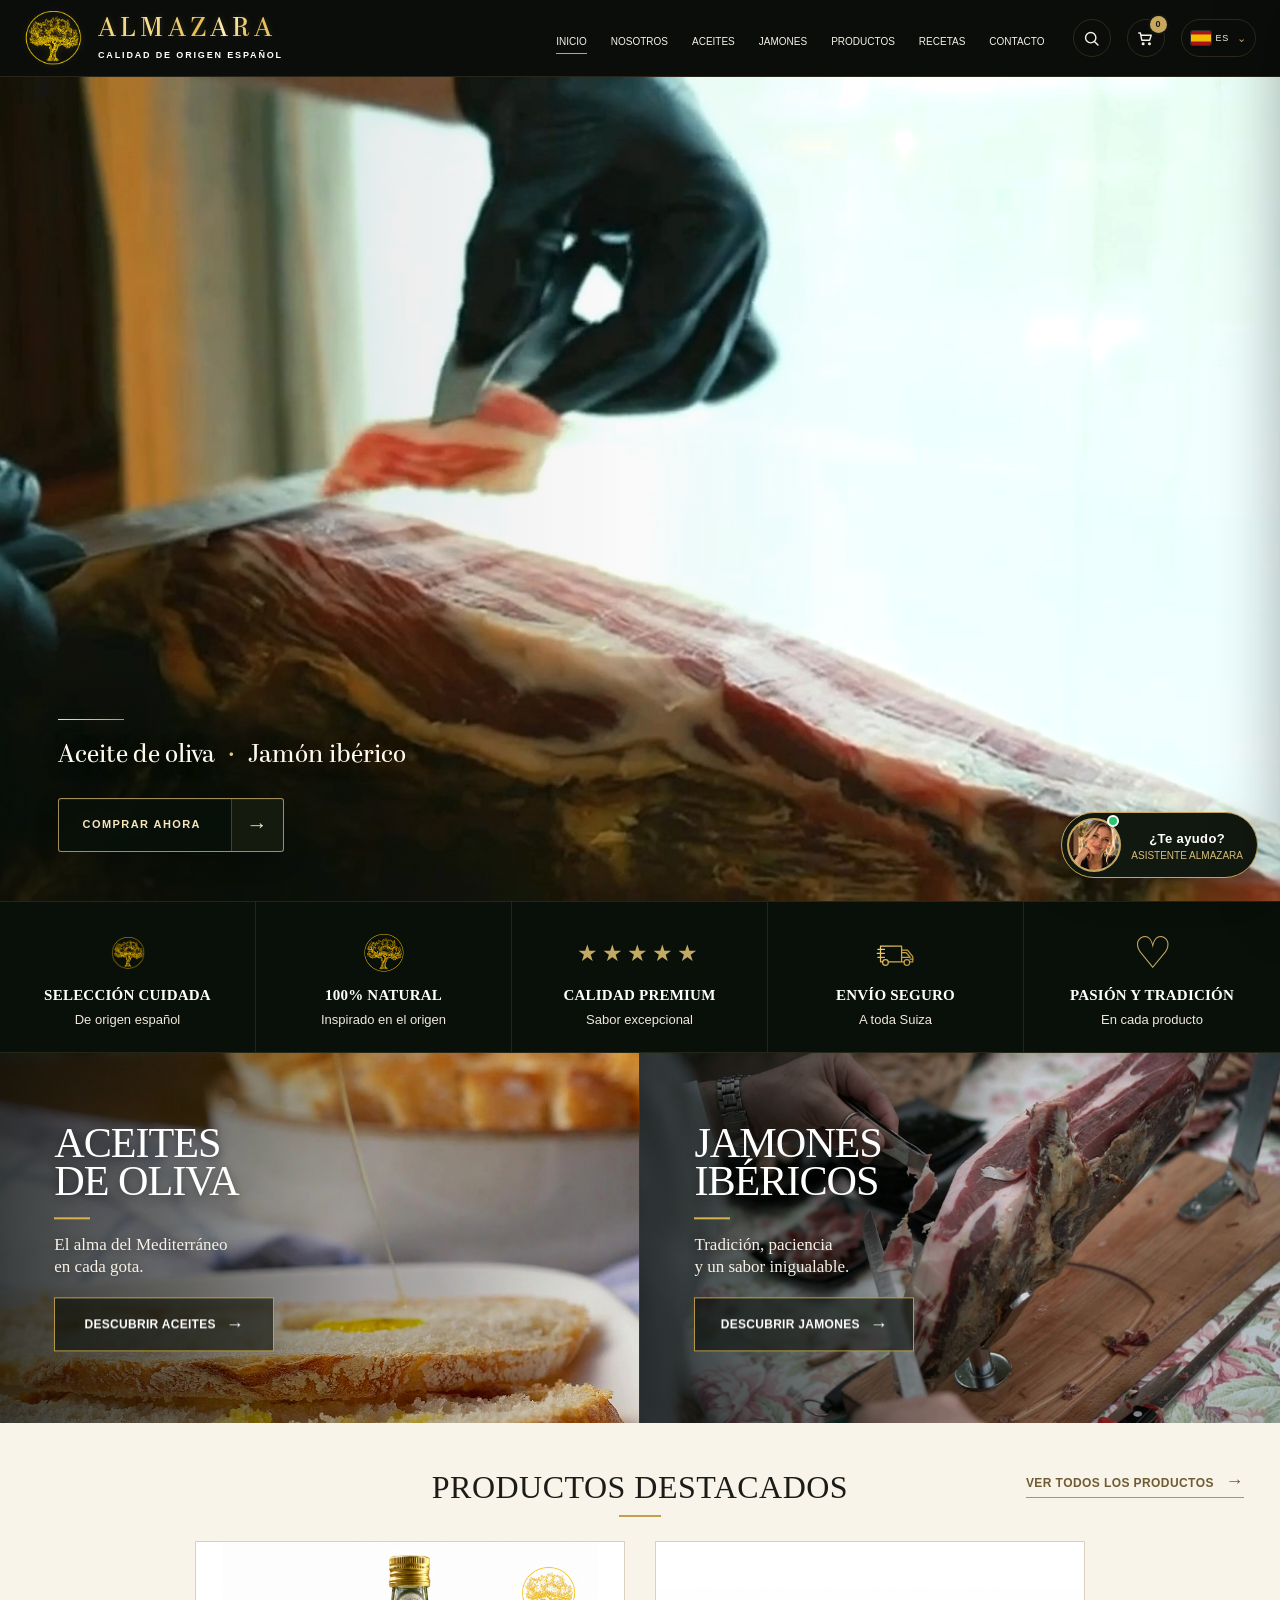
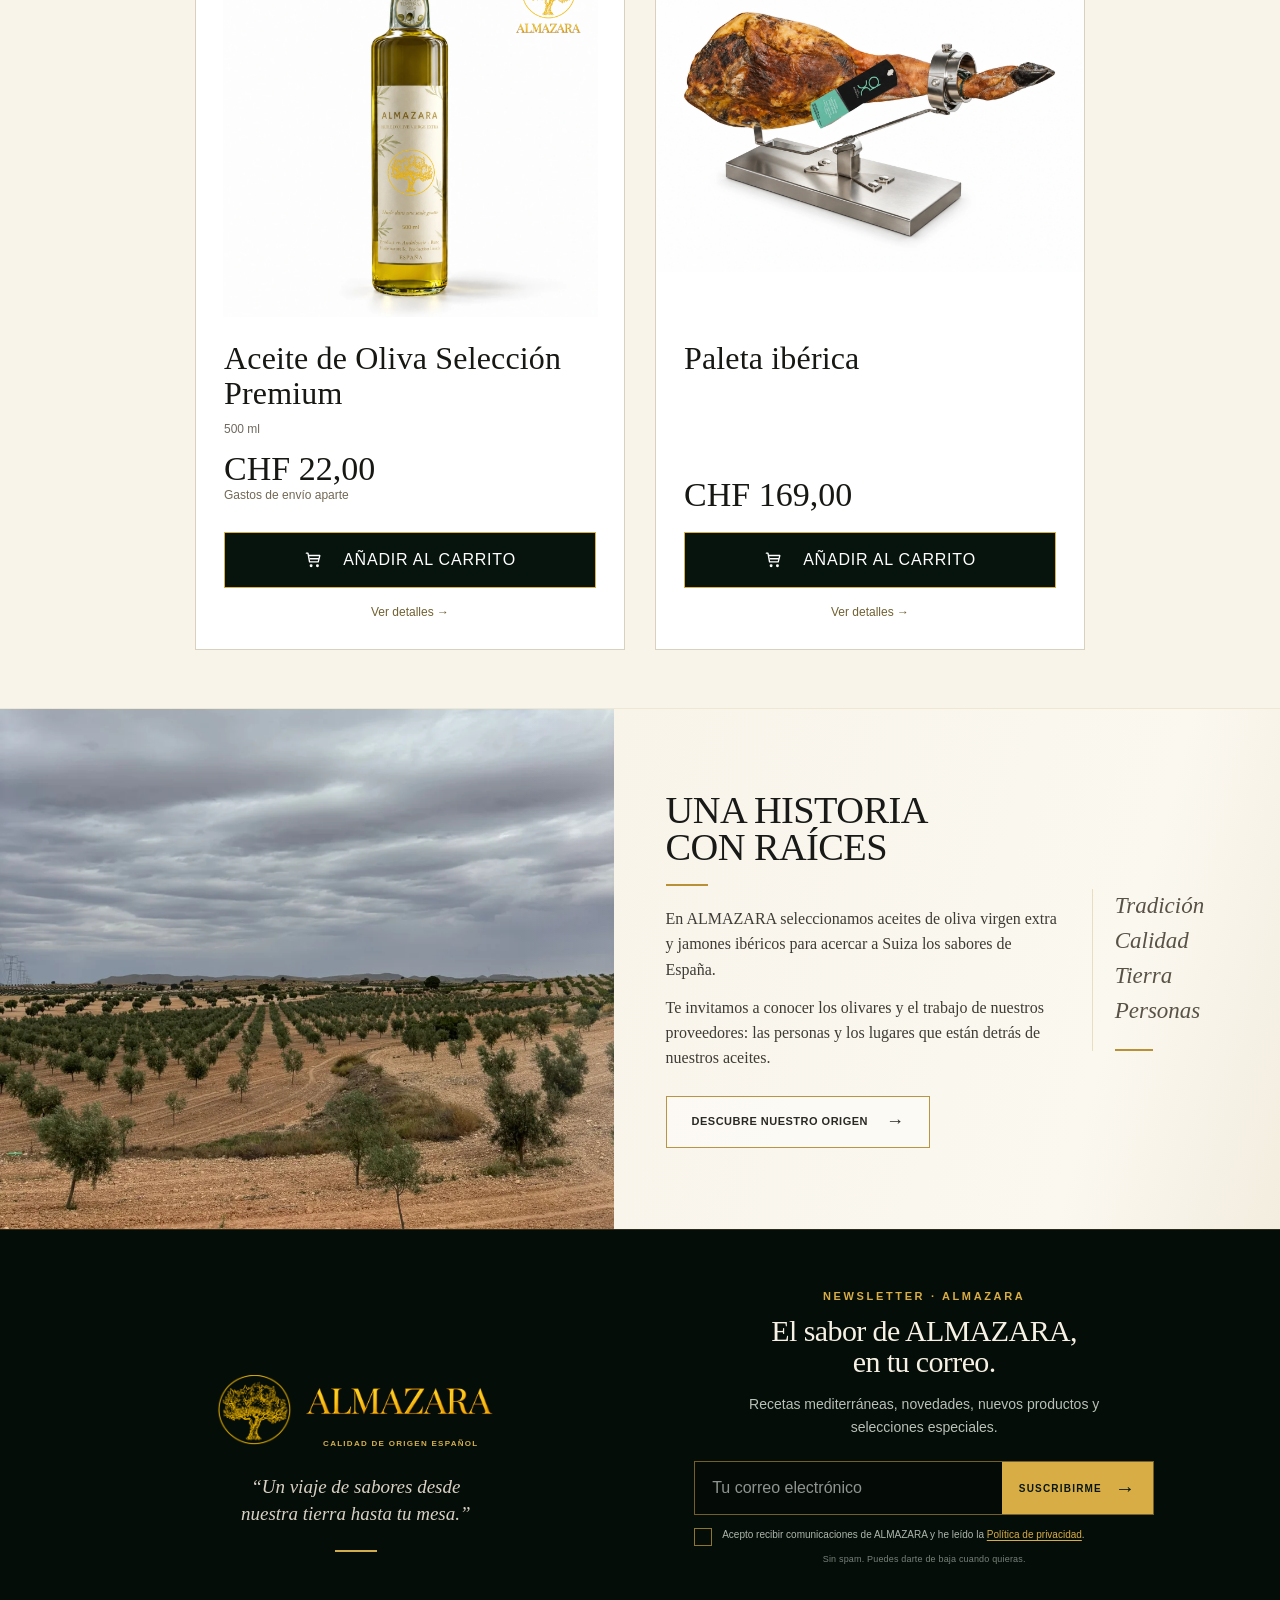
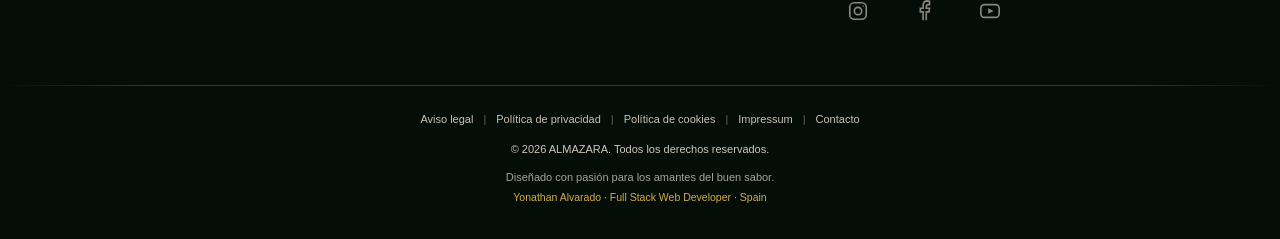
<file: index.html>
<!DOCTYPE html>

<html lang="es"><head><meta charset="utf-8"/><meta content="width=device-width,initial-scale=1" name="viewport"/><title>Inicio · ALMAZARA</title><link href="assets/css/style.css?v=20261006-asistente" rel="stylesheet"/><link href="assets/css/responsive-v2.css" rel="stylesheet"/><link href="assets/css/shop.css" rel="stylesheet"/><link href="assets/css/mobile-global.css" rel="stylesheet"/><link href="assets/css/revision.css?v=20260925-jamon-blanco" rel="stylesheet"/><link href="assets/css/home-collage.css?v=20260925-photo-position" rel="stylesheet"/>
<!-- Carga conjunta del collage, sin modificar la secuencia de Inicio. -->
<link rel="preload" as="image" href="assets/img/optimized/collage-almazara-1.webp" fetchpriority="high"/>
<link rel="preload" as="image" href="assets/img/optimized/collage-almazara-2.webp" fetchpriority="high"/>
<link rel="preload" as="image" href="assets/img/optimized/collage-almazara-3.webp" fetchpriority="high"/>
<link rel="preload" as="image" href="assets/img/optimized/collage-almazara-4.webp" fetchpriority="high"/>
<style id="home-collage-loading-style">
/* Ocultar el grupo completo también oculta los fondos de cada panel. */
html.home-collage-js body.home-page .home-hero-collage:not(.is-collage-ready){
  opacity:0!important;visibility:hidden!important;transition:none!important;
}
/* Si llega el turno del collage antes de estar listo, conservar el vídeo. */
html.home-collage-js body.home-page .home-hero-sequence:has(> .home-hero-collage.is-active:not(.is-collage-ready)) > .home-hero-video{
  display:block!important;opacity:1!important;visibility:visible!important;transition:none!important;
}
/* Las fotos no tienen entradas independientes; el grupo conserva su transición. */
body.home-page .home-hero-collage .almazara-mosaic,
body.home-page .home-hero-collage .mosaic-panel,
body.home-page .home-hero-collage .mosaic-panel img{
  animation:none!important;transition:none!important;opacity:1!important;
}
</style>
<script id="home-collage-loading">
(function () {
  'use strict';
  function initCollage() {
    var collage = document.querySelector('.home-hero-collage');
    if (!collage) {
      document.documentElement.classList.remove('home-collage-js');
      return;
    }
    collage.setAttribute('aria-busy', 'true');
    function ready(image) {
      image.loading = 'eager';
      return new Promise(function (resolve, reject) {
        function clean() {
          image.removeEventListener('load', loaded);
          image.removeEventListener('error', failed);
        }
        function loaded() { clean(); resolve(); }
        function failed() { clean(); reject(new Error('Image unavailable')); }
        if (image.complete) {
          image.naturalWidth > 0 ? resolve() : failed();
        } else {
          image.addEventListener('load', loaded, {once:true});
          image.addEventListener('error', failed, {once:true});
        }
      }).then(function () {
        return typeof image.decode === 'function' ? image.decode() : undefined;
      }).then(function () { return true; }, function () { return false; });
    }
    Promise.all(Array.from(collage.querySelectorAll('img')).map(ready)).then(function (results) {
      collage.dataset.collageState = results.every(Boolean) ? 'ready' : 'partial';
      collage.classList.add('is-collage-ready');
      collage.setAttribute('aria-busy', 'false');
    });
  }
  if (document.readyState === 'loading') {
    document.addEventListener('DOMContentLoaded', initCollage, {once:true});
  } else {
    initCollage();
  }
  document.documentElement.classList.add('home-collage-js');
}());
</script>
<link rel="stylesheet" href="assets/css/premium-motion.css?v=20260924-gold-values"/><link rel="stylesheet" href="assets/css/home-intro.css?v=20260924-gold-intro"/><link rel="stylesheet" href="assets/css/footer-centered.css?v=20260925"/><link rel="stylesheet" href="assets/css/mobile-unified.css?v=20260925-responsive"/>
<link rel="stylesheet" href="assets/css/proveedores.css?v=20261006"/>
<link rel="stylesheet" href="assets/css/oil-pricing.css?v=20261007-modal"/>
<link rel="stylesheet" href="assets/css/product-modal.css?v=20261007-modal"/><link rel="stylesheet" href="assets/css/product-interactions.css?v=20261008-experience"/><link rel="stylesheet" href="assets/css/launch-ready.css?v=20261008-intro-fullscreen"/></head><body class="home-page"><header class="site-header"><div class="container nav">
<a aria-label="ALMAZARA · Inicio" class="brand brand-logo" href="index.html"><img alt="" class="brand-symbol" src="assets/img/optimized/logo-almazara.webp"/><span class="brand-word"><span class="brand-wordmark-text">ALMAZARA</span><small>CALIDAD DE ORIGEN ESPAÑOL</small></span></a>
<nav class="nav-links"><a class="active" href="index.html">INICIO</a><a class="" href="nosotros.html">NOSOTROS</a><a class="" href="aceites.html">ACEITES</a><a class="" href="jamones.html">JAMONES</a><a class="" href="productos.html">PRODUCTOS</a><a class="" href="recetas.html">RECETAS</a><a class="" href="contacto.html">CONTACTO</a></nav><div class="nav-tools premium-tools">
<button aria-label="Buscar" class="head-tool search-trigger" type="button"><span class="tool-icon" aria-hidden="true"><svg viewBox="0 0 24 24"><circle cx="11" cy="11" r="6.5"></circle><path d="M16 16l4.2 4.2"></path></svg></span></button>
<button aria-label="Abrir cesta" class="head-tool cart-trigger" type="button"><span class="tool-icon" aria-hidden="true"><svg viewBox="0 0 24 24"><path d="M3.5 5h2l1.8 9.1h9.9l2-6.2H7"></path><circle cx="9" cy="18.5" r="1"></circle><circle cx="17" cy="18.5" r="1"></circle></svg></span><span class="cart-count">0</span></button>
<div class="lang-switch"><button aria-expanded="false" aria-haspopup="true" class="head-tool lang-trigger" type="button"><img class="lang-flag" src="assets/flags/es.svg" alt="" aria-hidden="true"/><span class="lang-code">ES</span><span class="chev">⌄</span></button><div class="lang-menu" role="menu"><button class="active" data-lang="ES"><img class="menu-flag" src="assets/flags/es.svg" alt="" aria-hidden="true"/><span class="menu-code">ES</span><small>Español</small><b>✓</b></button><button data-lang="DE"><img class="menu-flag" src="assets/flags/de.svg" alt="" aria-hidden="true"/><span class="menu-code">DE</span><small>Deutsch</small></button><button data-lang="FR"><img class="menu-flag" src="assets/flags/fr.svg" alt="" aria-hidden="true"/><span class="menu-code">FR</span><small>Français</small></button><button data-lang="IT"><img class="menu-flag" src="assets/flags/it.svg" alt="" aria-hidden="true"/><span class="menu-code">IT</span><small>Italiano</small></button><button data-lang="EN"><img class="menu-flag" src="assets/flags/en.svg" alt="" aria-hidden="true"/><span class="menu-code">EN</span><small>English</small></button></div></div>
</div>
</div></header><section aria-label="ALMAZARA · El sabor del origen" class="hero home-hero home-hero-live">
<div class="hero-media home-hero-sequence" data-hero-sequence>
<video class="home-hero-video hero-sequence-item is-active" autoplay muted playsinline preload="metadata" poster="assets/img/video-inicio-poster.jpg" aria-hidden="true"><source src="assets/video/almazara-inicio-cine-web.mp4?v=20260924-premium" type="video/mp4"/></video>
<div class="hero-sequence-item home-hero-collage" role="group" aria-label="Selección de cuatro fotografías de ALMAZARA"><div class="almazara-mosaic"><div class="mosaic-panel mosaic-panel-1" style="--photo:url('assets/img/optimized/collage-almazara-1.webp')"><img src="assets/img/optimized/collage-almazara-1.webp" alt="Aceite ALMAZARA con pan y jamón" decoding="async" loading="eager" fetchpriority="high"/></div><div class="mosaic-panel mosaic-panel-2" style="--photo:url('assets/img/optimized/collage-almazara-2.webp')"><img src="assets/img/optimized/collage-almazara-2.webp" alt="Aceite ALMAZARA y aperitivo junto al lago" decoding="async" loading="eager" fetchpriority="high"/></div><div class="mosaic-panel mosaic-panel-3" style="--photo:url('assets/img/optimized/collage-almazara-3.webp')"><img src="assets/img/optimized/collage-almazara-3.webp" alt="Aceite ALMAZARA junto a las manos cortando jamón" decoding="async" loading="eager" fetchpriority="high"/></div><div class="mosaic-panel mosaic-panel-4" style="--photo:url('assets/img/optimized/collage-almazara-4.webp')"><img src="assets/img/optimized/collage-almazara-4.webp" alt="Detalle de la botella ALMAZARA" decoding="async" loading="eager" fetchpriority="high"/></div></div></div>
<img class="hero-sequence-item" alt="Olivar mediterráneo con camino entre los olivos" src="assets/img/optimized/aceites-hero-olivar-pexels.webp"/>
<img class="hero-sequence-item ham-photo-corrected" alt="Jamón ibérico en jamonero con su etiqueta original" src="assets/img/optimized/home-hero-slide-ham.webp"/>
</div>
<div class="container hero-inner">
<div class="hero-copy-live hero-photo-message" aria-live="polite">
<h1>EL SABOR<br/>DEL ORIGEN</h1>
<p class="hero-lead-live">Aceite de oliva <span>·</span> Jamón ibérico</p>
<div class="hero-actions-live2">
<a class="hero-btn-live hero-btn-primary" data-intro-cta href="productos.html"><span>COMPRAR AHORA</span><span class="hero-arrow" aria-hidden="true">→</span></a>
</div>
</div>
</div>
<div id="heroVideoOverlay">
<span class="hero-video-rule" aria-hidden="true"></span>
<p id="heroVideoProductLabel">Aceite de oliva <span aria-hidden="true">·</span> Jamón ibérico</p>
<a id="heroVideoBuy" class="hero-video-buy" data-intro-cta href="productos.html"><span>COMPRAR AHORA</span><span aria-hidden="true">→</span></a>
</div>
</section>
<section class="values">
<div class="value"><div class="ico"><img alt="" class="value-icon-img" src="assets/img/optimized/logo-almazara.webp"/></div><b>SELECCIÓN CUIDADA</b><small>De origen español</small></div>
<div class="value"><div class="ico"><img alt="Almazara" src="assets/img/optimized/logo-arbol.webp"/></div><b>100% NATURAL</b><small>Inspirado en el origen</small></div>
<div class="value"><div class="ico stars">★★★★★</div><b>CALIDAD PREMIUM</b><small>Sabor excepcional</small></div>
<div class="value"><div class="ico"><img alt="" class="value-icon-img shipping-icon" src="assets/img/icon-envio-seguro.svg"/></div><b>ENVÍO SEGURO</b><small>A toda Suiza</small></div>
<div class="value"><div class="ico">♡</div><b>PASIÓN Y TRADICIÓN</b><small>En cada producto</small></div>
</section>
<main id="main">
<section class="feature-grid feature-grid-home-final reveal">
<article class="feature-card feature-card-oil"><video class="feature-bg-video" autoplay muted loop playsinline preload="metadata" poster="assets/img/video-aceites-poster.jpg" aria-hidden="true"><source src="assets/video/almazara-aceites-loop.mp4?v=20260924-premium" type="video/mp4"/></video><div class="copy"><h3>ACEITES<br/>DE OLIVA</h3><span aria-hidden="true" class="feature-accent"></span><p>El alma del Mediterráneo<br/>en cada gota.</p><a class="btn" href="aceites.html">DESCUBRIR ACEITES <span aria-hidden="true">→</span></a></div></article>
<article class="feature-card feature-card-ham"><video class="feature-bg-video" autoplay muted loop playsinline preload="metadata" poster="assets/img/video-jamones-poster.jpg" aria-hidden="true"><source src="assets/video/almazara-jamones-loop.mp4?v=20260924-premium" type="video/mp4"/></video><div class="copy"><h3>JAMONES<br/>IBÉRICOS</h3><span aria-hidden="true" class="feature-accent"></span><p>Tradición, paciencia<br/>y un sabor inigualable.</p><a class="btn" href="jamones.html">DESCUBRIR JAMONES <span aria-hidden="true">→</span></a></div></article>
</section>
<section class="product-strip home-products-premium"><div class="container">
<div class="home-products-head"><h2 class="section-title">PRODUCTOS DESTACADOS</h2><a class="home-products-all" href="productos.html">VER TODOS LOS PRODUCTOS <span>→</span></a></div>
<div aria-hidden="true" class="home-products-line"></div>
<div class="cards reveal">
<div class="card producto-aceite-blanco"><div class="card-media"><img alt="Aceite de Oliva Selección Premium" src="assets/img/optimized/aceite-500-logo-original.webp" width="1254" height="1254"/><button class="product-preview-trigger" type="button" data-quick-product="aceite-premium-500" aria-label="Ver producto"></button></div><div class="card-body"><h3><a href="producto.html?id=aceite-premium-500" data-quick-product="aceite-premium-500">Aceite de Oliva Selección Premium</a></h3><div class="meta">500 ml</div><div class="price" data-price-product="aceite-premium-500">CHF 22,00</div><p class="oil-home-delivery">Gastos de envío aparte</p><button class="btn btn-dark add-to-cart" type="button" data-product="aceite-premium-500">AÑADIR AL CARRITO</button><a class="oil-detail-link" href="producto.html?id=aceite-premium-500" data-quick-product="aceite-premium-500">Ver detalles →</a></div></div>
<div class="card producto-jamon-blanco"><div class="card-media"><img alt="Paleta ibérica sobre fondo blanco" src="assets/img/optimized/producto-jamon-almazara-luminoso.webp" width="2048" height="1365"/><button class="product-preview-trigger" type="button" data-quick-product="paleta-iberica" aria-label="Ver producto"></button></div><div class="card-body"><h3><a href="producto.html?id=paleta-iberica" data-quick-product="paleta-iberica">Paleta ibérica</a></h3><div class="price">CHF 169,00</div><button class="btn btn-dark add-to-cart" type="button" data-product="paleta-iberica">AÑADIR AL CARRITO</button><a class="oil-detail-link" href="producto.html?id=paleta-iberica" data-quick-product="paleta-iberica">Ver detalles →</a></div></div>
</div></div></section>
<section aria-label="Una historia con raíces" class="home-story-premium reveal origin-story">
<div class="home-story-visual home-story-photo"><img src="assets/img/proveedores/olivar.webp" alt="Olivar fotografiado por nuestros proveedores" width="1080" height="1440" loading="lazy" decoding="async"/></div>
<div class="home-story-content">
<div class="home-story-copy">
<h2>UNA HISTORIA<br/>CON RAÍCES</h2>
<span aria-hidden="true" class="home-story-line"></span>
<p>En ALMAZARA seleccionamos aceites de oliva virgen extra y jamones ibéricos para acercar a Suiza los sabores de España.</p>
<p>Te invitamos a conocer los olivares y el trabajo de nuestros proveedores: las personas y los lugares que están detrás de nuestros aceites.</p>
<a class="home-story-btn" href="nosotros.html#origen-proveedores">DESCUBRE NUESTRO ORIGEN <span aria-hidden="true">→</span></a>
</div>
<div aria-label="Valores de ALMAZARA" class="home-story-values">
<span>Tradición</span><span>Calidad</span><span>Tierra</span><span>Personas</span>
<i aria-hidden="true"></i>
</div>
</div>
</section>
</main>
<footer class="site-footer site-footer-premium footer-enterprise footer-centered">
<div class="container footer-enterprise-main">
<div class="footer-enterprise-brand">
<a aria-label="ALMAZARA · Inicio" class="footer-brand" href="index.html">
<img alt="" class="footer-symbol" src="assets/img/optimized/logo-almazara.webp"/>
<span>
<img alt="ALMAZARA" class="footer-wordmark" src="assets/img/optimized/almazara-wordmark.webp"/>
<small>CALIDAD DE ORIGEN ESPAÑOL</small>
</span>
</a>
<p class="footer-brand-claim">“Un viaje de sabores desde nuestra tierra hasta tu mesa.”</p>
<span aria-hidden="true" class="footer-brand-line"></span>
</div>
<div class="footer-enterprise-newsletter footer-newsletter-premium">
<span class="newsletter-kicker">NEWSLETTER · ALMAZARA</span>
<h3>El sabor de ALMAZARA,<br/>en tu correo.</h3>
<p>Recetas mediterráneas, novedades, nuevos productos y selecciones especiales.</p>
<form action="#" class="footer-newsletter-form newsletter-live-form" novalidate="">
<label class="sr-only" for="footer-email-enterprise">Tu correo electrónico</label>
<div class="newsletter-input-row">
<input id="footer-email-enterprise" placeholder="Tu correo electrónico" required="" type="email"/>
<button aria-label="Suscribirme" type="submit"><span>SUSCRIBIRME</span><b>→</b></button>
</div>
<label class="newsletter-consent"><input required="" type="checkbox"/><span>Acepto recibir comunicaciones de ALMAZARA y he leído la <a href="privacidad.html">Política de privacidad</a>.</span></label>
<p class="newsletter-note">Sin spam. Puedes darte de baja cuando quieras.</p>
<div aria-live="polite" class="newsletter-success" role="status"></div>
</form>
<div aria-label="Redes sociales" class="footer-enterprise-socials">
<a aria-label="Instagram" data-social="instagram" aria-disabled="true"><svg viewBox="0 0 24 24" aria-hidden="true"><rect x="3" y="3" width="18" height="18" rx="5"/><circle cx="12" cy="12" r="4"/><circle cx="17.5" cy="6.5" r=".8" fill="currentColor" stroke="none"/></svg></a>
<a aria-label="Facebook" data-social="facebook" aria-disabled="true"><svg viewBox="0 0 24 24" aria-hidden="true"><path d="M14.5 22v-9h3l.5-4h-3.5V7c0-1 .3-2 2-2H18V1.4A20 20 0 0 0 15.4 1C12.8 1 11 2.7 11 6v3H8v4h3v9"/></svg></a>
<a aria-label="Youtube" data-social="youtube" aria-disabled="true"><svg viewBox="0 0 24 24" aria-hidden="true"><rect x="2" y="5" width="20" height="14" rx="4"/><path d="m10 9 6 3-6 3z" fill="currentColor" stroke="none"/></svg></a>
</div>
</div>
</div>
<div class="footer-enterprise-rule"></div>
<div class="container footer-enterprise-bottom">
<p class="footer-enterprise-copy">© 2026 ALMAZARA. Todos los derechos reservados.</p>
<nav aria-label="Información legal" class="footer-enterprise-legal">
<a href="aviso-legal.html">Aviso legal</a><span aria-hidden="true">|</span>
<a href="privacidad.html">Política de privacidad</a><span aria-hidden="true">|</span>
<a href="cookies.html">Política de cookies</a><span aria-hidden="true">|</span>
<a href="impressum.html">Impressum</a><span aria-hidden="true">|</span>
<a href="contacto.html">Contacto</a>
</nav>
<div class="footer-enterprise-credit">
<span>Diseñado con pasión para los amantes del buen sabor.</span>
<a href="https://www.instagram.com/techantoni/" rel="noopener" target="_blank">Yonathan Alvarado · Full Stack Web Developer · Spain</a>
</div>
</div>
</footer><script src="assets/js/app.js?v=20261008-launch"></script><script src="assets/js/catalog.js?v=20261008-experience"></script><script src="assets/js/shop.js?v=20261008-experience"></script>
<script src="assets/js/i18n.js?v=20261008-launch"></script>


<script src="assets/js/premium-motion.js?v=20260924-gold-values"></script>
<script src="assets/js/product-navigation.js?v=20261008-experience"></script><script src="assets/js/product-modal.js?v=20261008-experience"></script><script src="assets/js/site-config.js?v=20261008-launch"></script><script src="assets/js/touch-intro.js?v=20261008-intro-fullscreen"></script><script src="assets/js/connected-forms.js?v=20261008-launch"></script></body></html>
</file>
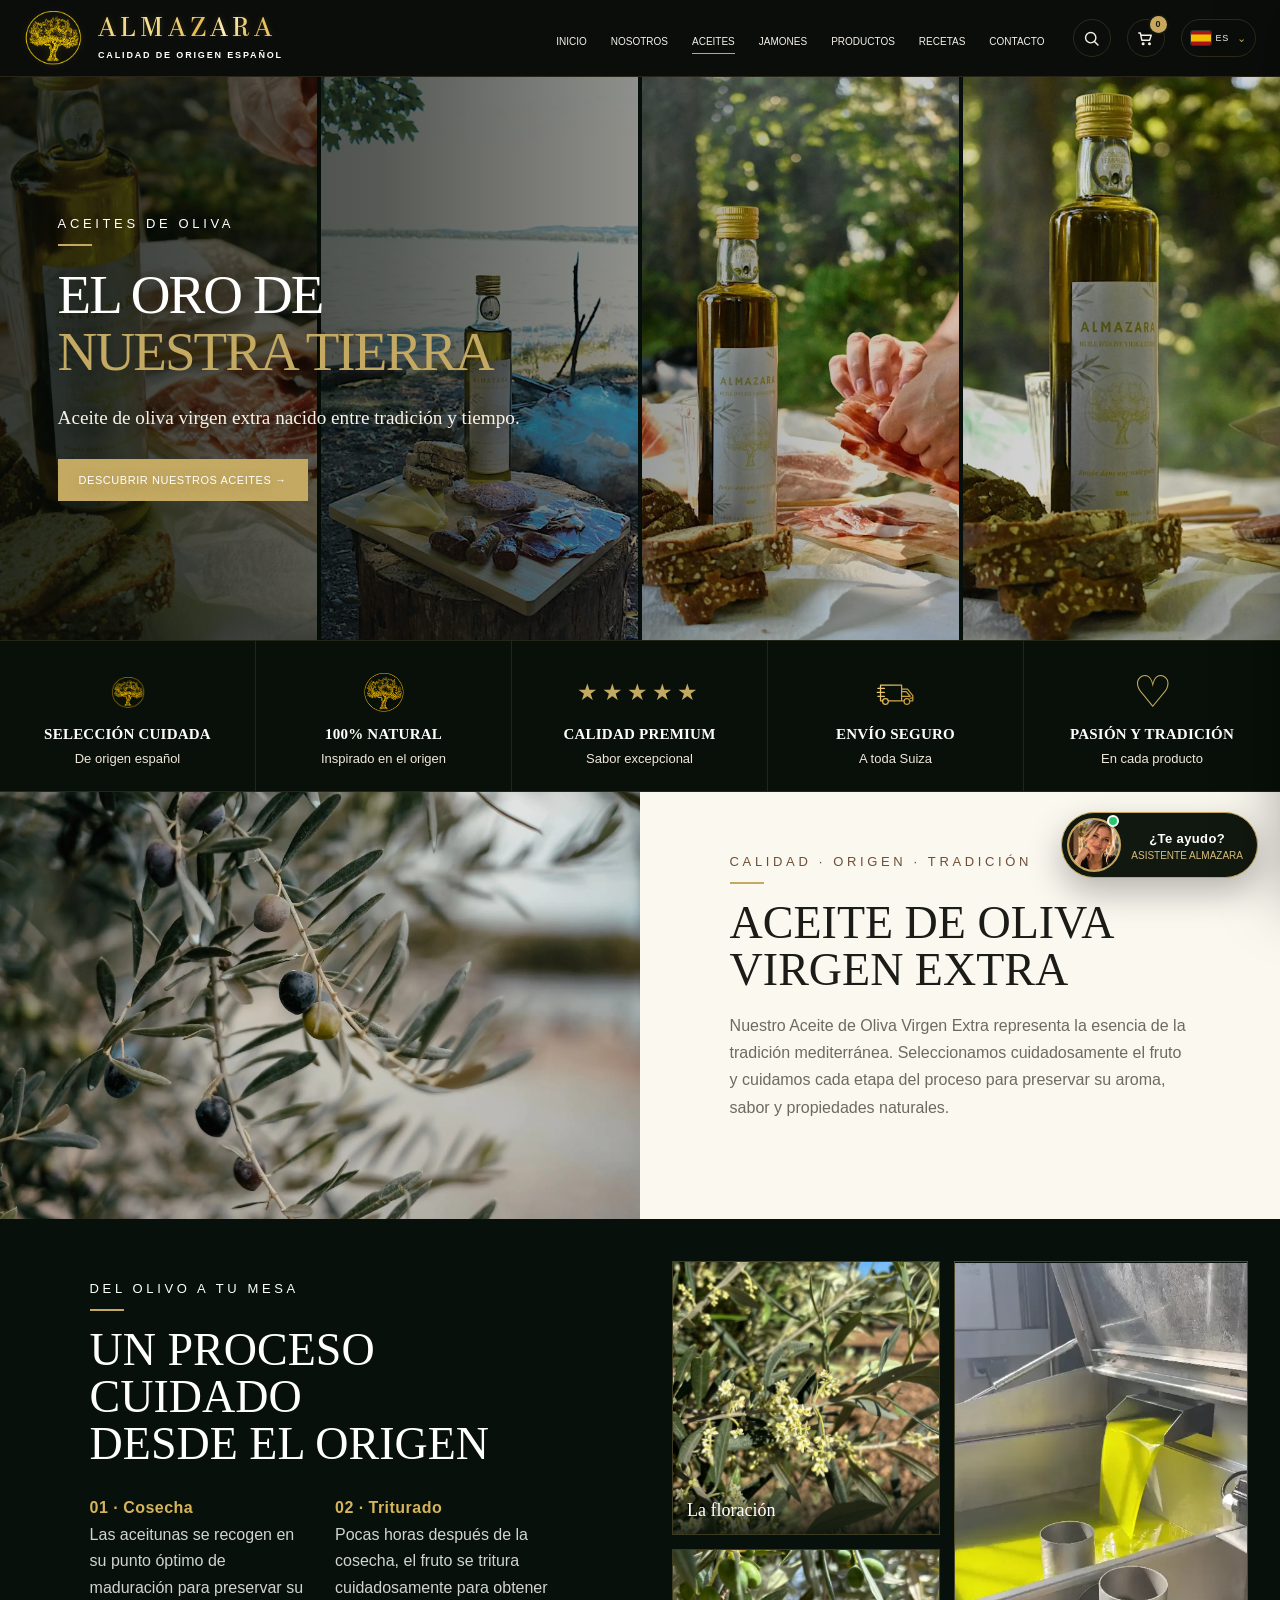
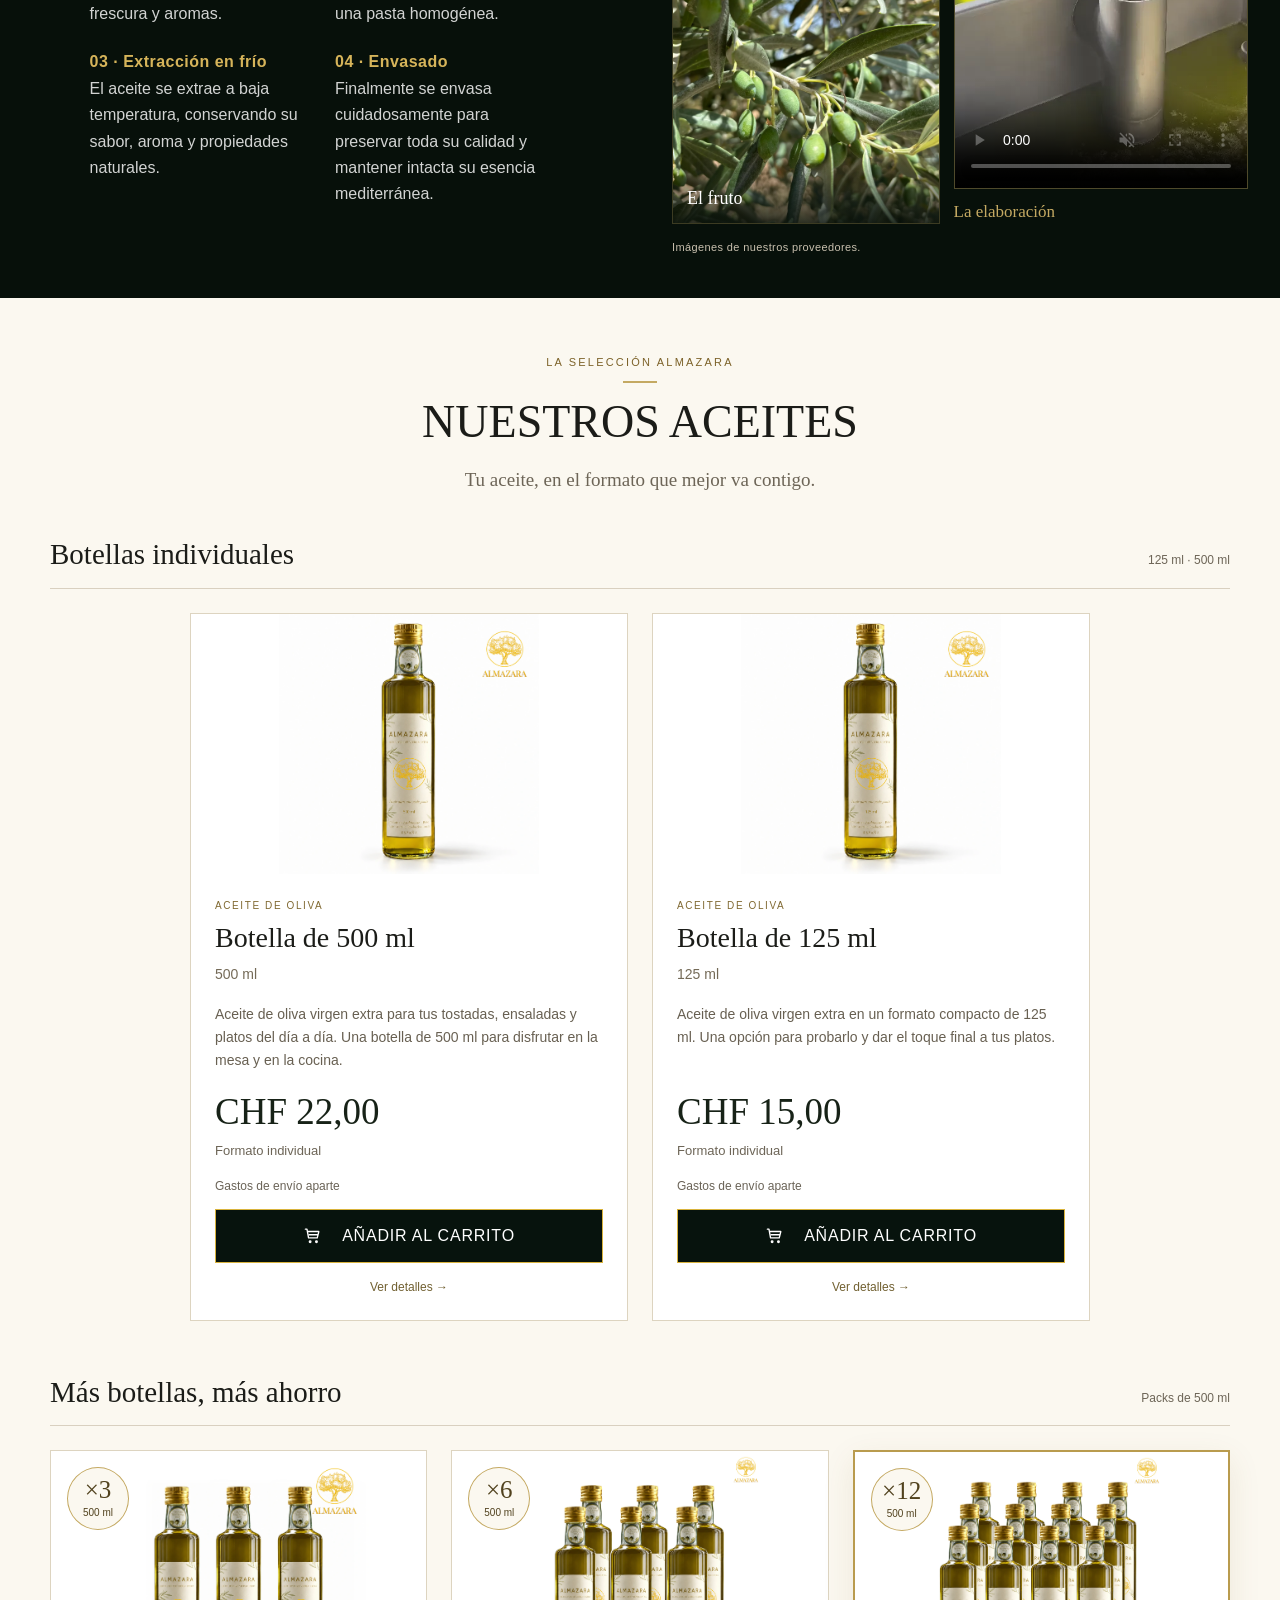
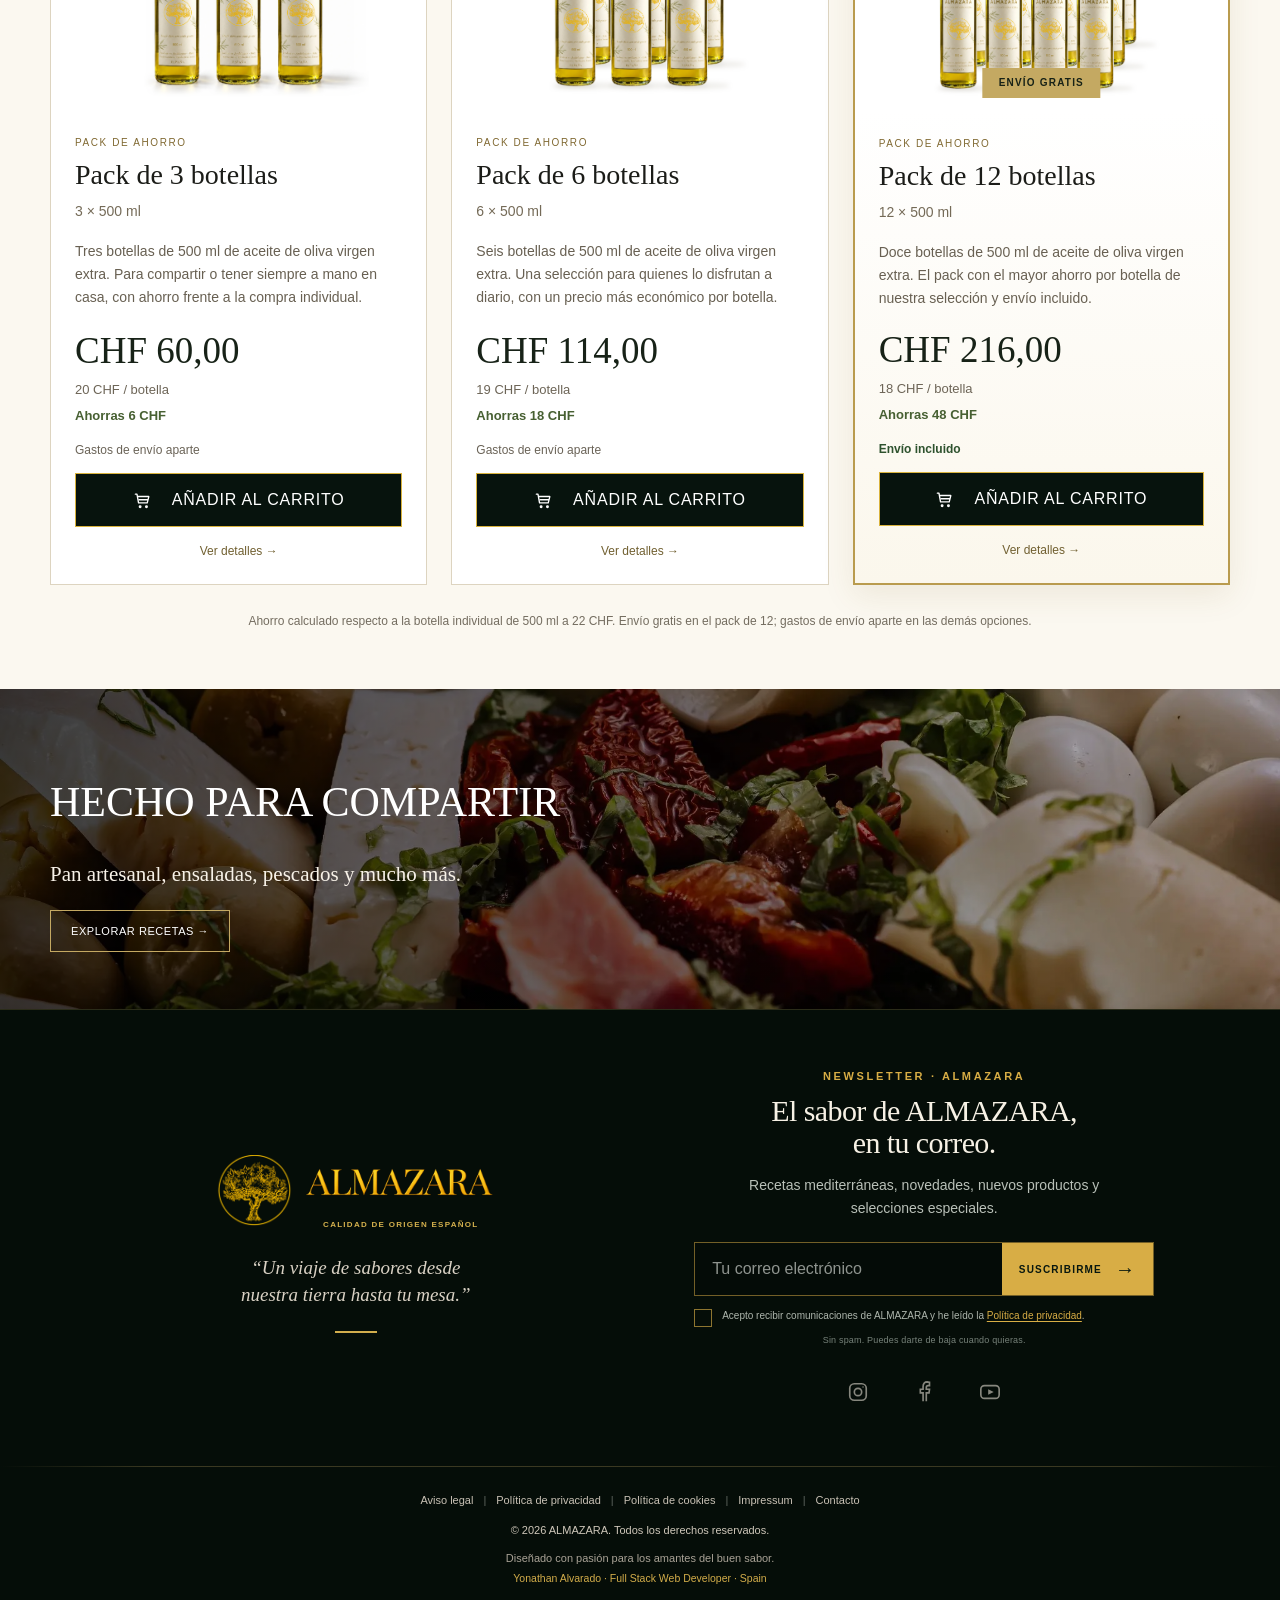
<file: aceites.html>
<!DOCTYPE html>

<html lang="es"><head><meta charset="utf-8"/><meta content="width=device-width,initial-scale=1" name="viewport"/><title>Aceites · ALMAZARA</title><link href="assets/css/style.css?v=20261006-asistente" rel="stylesheet"/><link href="assets/css/responsive-v2.css" rel="stylesheet"/><link href="assets/css/shop.css" rel="stylesheet"/><link href="assets/css/mobile-global.css" rel="stylesheet"/><link href="assets/css/revision.css?v=20260925-jamon-blanco" rel="stylesheet"/><link href="assets/css/aceites-collage.css?v=20260924-juntas" rel="stylesheet"/><link rel="preload" as="image" href="assets/img/optimized/collage-almazara-1.webp" fetchpriority="high"/><link rel="preload" as="image" href="assets/img/optimized/collage-almazara-2.webp" fetchpriority="high"/><link rel="preload" as="image" href="assets/img/optimized/collage-almazara-3.webp" fetchpriority="high"/><link rel="preload" as="image" href="assets/img/optimized/collage-almazara-4.webp" fetchpriority="high"/><script id="aceites-collage-load">
(function () {
  'use strict';
  function initCollage() {
    var media = document.querySelector('.aceites-collage-media');
    if (!media) {
      document.documentElement.classList.remove('aceites-collage-js');
      return;
    }
    var images = Array.from(media.querySelectorAll('img'));
    media.setAttribute('aria-busy', 'true');
    function ready(image) {
      image.loading = 'eager';
      return new Promise(function (resolve, reject) {
        function clean() {
          image.removeEventListener('load', loaded);
          image.removeEventListener('error', failed);
        }
        function loaded() { clean(); resolve(); }
        function failed() { clean(); reject(new Error('Image unavailable')); }
        if (image.complete) {
          image.naturalWidth > 0 ? resolve() : failed();
        } else {
          image.addEventListener('load', loaded, { once: true });
          image.addEventListener('error', failed, { once: true });
        }
      }).then(function () {
        return typeof image.decode === 'function' ? image.decode() : undefined;
      }).then(function () { return true; }, function () { return false; });
    }
    Promise.all(images.map(ready)).then(function (results) {
      // One shared reveal after every load and decode has settled.
      media.dataset.collageState = results.every(Boolean) ? 'ready' : 'partial';
      media.classList.add('is-ready');
      media.setAttribute('aria-busy', 'false');
    });
  }
  if (document.readyState === 'loading') {
    document.addEventListener('DOMContentLoaded', initCollage, { once: true });
  } else {
    initCollage();
  }
  document.documentElement.classList.add('aceites-collage-js');
}());
</script><link rel="stylesheet" href="assets/css/premium-motion.css?v=20260924-gold-values"/><link rel="stylesheet" href="assets/css/footer-centered.css?v=20260925"/><link rel="stylesheet" href="assets/css/mobile-unified.css?v=20260925-responsive"/>
<link rel="stylesheet" href="assets/css/proveedores.css?v=20261006"/>
<link rel="stylesheet" href="assets/css/oil-pricing.css?v=20261007-modal"/>
<link rel="stylesheet" href="assets/css/product-modal.css?v=20261007-modal"/><link rel="stylesheet" href="assets/css/product-interactions.css?v=20261008-experience"/><link rel="stylesheet" href="assets/css/launch-ready.css?v=20261008-intro-fullscreen"/></head><body class="values-home-style aceites-page"><header class="site-header"><div class="container nav">
<a aria-label="ALMAZARA · Inicio" class="brand brand-logo" href="index.html"><img alt="" class="brand-symbol" src="assets/img/optimized/logo-almazara.webp"/><span class="brand-word"><span class="brand-wordmark-text">ALMAZARA</span><small>CALIDAD DE ORIGEN ESPAÑOL</small></span></a>
<nav class="nav-links"><a class="" href="index.html">INICIO</a><a class="" href="nosotros.html">NOSOTROS</a><a class="active" href="aceites.html">ACEITES</a><a class="" href="jamones.html">JAMONES</a><a class="" href="productos.html">PRODUCTOS</a><a class="" href="recetas.html">RECETAS</a><a class="" href="contacto.html">CONTACTO</a></nav><div class="nav-tools premium-tools">
<button aria-label="Buscar" class="head-tool search-trigger" type="button"><span class="tool-icon" aria-hidden="true"><svg viewBox="0 0 24 24"><circle cx="11" cy="11" r="6.5"></circle><path d="M16 16l4.2 4.2"></path></svg></span></button>
<button aria-label="Abrir cesta" class="head-tool cart-trigger" type="button"><span class="tool-icon" aria-hidden="true"><svg viewBox="0 0 24 24"><path d="M3.5 5h2l1.8 9.1h9.9l2-6.2H7"></path><circle cx="9" cy="18.5" r="1"></circle><circle cx="17" cy="18.5" r="1"></circle></svg></span><span class="cart-count">0</span></button>
<div class="lang-switch"><button aria-expanded="false" aria-haspopup="true" class="head-tool lang-trigger" type="button"><img class="lang-flag" src="assets/flags/es.svg" alt="" aria-hidden="true"/><span class="lang-code">ES</span><span class="chev">⌄</span></button><div class="lang-menu" role="menu"><button class="active" data-lang="ES"><img class="menu-flag" src="assets/flags/es.svg" alt="" aria-hidden="true"/><span class="menu-code">ES</span><small>Español</small><b>✓</b></button><button data-lang="DE"><img class="menu-flag" src="assets/flags/de.svg" alt="" aria-hidden="true"/><span class="menu-code">DE</span><small>Deutsch</small></button><button data-lang="FR"><img class="menu-flag" src="assets/flags/fr.svg" alt="" aria-hidden="true"/><span class="menu-code">FR</span><small>Français</small></button><button data-lang="IT"><img class="menu-flag" src="assets/flags/it.svg" alt="" aria-hidden="true"/><span class="menu-code">IT</span><small>Italiano</small></button><button data-lang="EN"><img class="menu-flag" src="assets/flags/en.svg" alt="" aria-hidden="true"/><span class="menu-code">EN</span><small>English</small></button></div></div>
</div>
</div></header><section id="complete-collage-hero" class="hero hero-anim aceites-hero-premium aceites-collage-hero"><div class="aceites-collage-media" role="group" aria-label="Cuatro fotografías de aceite ALMAZARA"><div class="aceites-collage-panel"><img src="assets/img/optimized/collage-almazara-1.webp" alt="Aceite ALMAZARA con pan y jamón" width="1066" height="1600" decoding="async" loading="eager" fetchpriority="high"/></div><div class="aceites-collage-panel"><img src="assets/img/optimized/collage-almazara-2.webp" alt="Aceite ALMAZARA y aperitivo junto al lago" width="1066" height="1600" decoding="async" loading="eager" fetchpriority="high"/></div><div class="aceites-collage-panel"><img src="assets/img/optimized/collage-almazara-3.webp" alt="Aceite ALMAZARA junto a las manos cortando jamón" width="1066" height="1600" decoding="async" loading="eager" fetchpriority="high"/></div><div class="aceites-collage-panel"><img src="assets/img/optimized/collage-almazara-4.webp" alt="Detalle de la botella ALMAZARA" width="1066" height="1600" decoding="async" loading="eager" fetchpriority="high"/></div></div><div class="container hero-inner"><div class="hero-copy">
<div class="kicker">ACEITES DE OLIVA</div><h1>EL ORO DE<br/><span class="gold">NUESTRA TIERRA</span></h1><p class="lead">Aceite de oliva virgen extra nacido entre tradición y tiempo.</p><div class="cta-row"><a class="btn btn-gold" href="#main">DESCUBRIR NUESTROS ACEITES →</a></div>
</div></div></section><section class="values">
<div class="value"><div class="ico"><img alt="" class="value-icon-img" src="assets/img/optimized/logo-almazara.webp"/></div><b>SELECCIÓN CUIDADA</b><small>De origen español</small></div>
<div class="value"><div class="ico"><img alt="Almazara" src="assets/img/optimized/logo-arbol.webp"/></div><b>100% NATURAL</b><small>Inspirado en el origen</small></div>
<div class="value"><div class="ico stars">★★★★★</div><b>CALIDAD PREMIUM</b><small>Sabor excepcional</small></div>
<div class="value"><div class="ico"><img alt="" class="value-icon-img shipping-icon" src="assets/img/icon-envio-seguro.svg"/></div><b>ENVÍO SEGURO</b><small>A toda Suiza</small></div>
<div class="value"><div class="ico">♡</div><b>PASIÓN Y TRADICIÓN</b><small>En cada producto</small></div>
</section>
<main id="main">
<section class="split reveal"><div class="visual"><img src="assets/img/optimized/oil-origin-premium.webp" alt="Olivares y origen del Aceite de Oliva Virgen Extra ALMAZARA"/></div><div class="content"><div class="kicker" style="color:#6F4E37">CALIDAD · ORIGEN · TRADICIÓN</div><h2 class="section-title">ACEITE DE OLIVA<br/>VIRGEN EXTRA</h2><p class="section-sub">Nuestro Aceite de Oliva Virgen Extra representa la esencia de la tradición mediterránea. Seleccionamos cuidadosamente el fruto y cuidamos cada etapa del proceso para preservar su aroma, sabor y propiedades naturales.</p></div></section>
<section class="split dark reveal origin-process" id="proceso-origen"><div class="content"><div class="kicker">DEL OLIVO A TU MESA</div><h2 class="section-title">UN PROCESO CUIDADO<br/>DESDE EL ORIGEN</h2><div class="oil-process-steps"><p><strong>01 · Cosecha</strong><br/>Las aceitunas se recogen en su punto óptimo de maduración para preservar su frescura y aromas.</p><p><strong>02 · Triturado</strong><br/>Pocas horas después de la cosecha, el fruto se tritura cuidadosamente para obtener una pasta homogénea.</p><p><strong>03 · Extracción en frío</strong><br/>El aceite se extrae a baja temperatura, conservando su sabor, aroma y propiedades naturales.</p><p><strong>04 · Envasado</strong><br/>Finalmente se envasa cuidadosamente para preservar toda su calidad y mantener intacta su esencia mediterránea.</p></div></div><div class="origin-process-media">
<div class="origin-process-grid">
<figure class="origin-photo"><img src="assets/img/proveedores/floracion.webp" width="1080" height="1440" alt="Floración del olivo fotografiada por nuestros proveedores" loading="lazy" decoding="async"/><figcaption>La floración</figcaption></figure>
<figure class="origin-photo"><img src="assets/img/proveedores/aceitunas.webp" width="1287" height="1440" alt="Aceitunas verdes en la rama, fotografiadas por nuestros proveedores" loading="lazy" decoding="async"/><figcaption>El fruto</figcaption></figure>
<figure class="origin-film origin-film-portrait">
<video autoplay loop muted playsinline controls preload="metadata" width="464" height="832" poster="assets/img/proveedores/elaboracion-poster.webp" aria-label="Elaboración del aceite de oliva, vídeo sin sonido"><source src="assets/video/proveedores/elaboracion-sin-audio.mp4" type="video/mp4"/><a href="assets/video/proveedores/elaboracion-sin-audio.mp4">Ver el vídeo</a></video>
<figcaption><span>La elaboración</span></figcaption>
</figure>
</div>
<p class="origin-credit">Imágenes de nuestros proveedores.</p>
</div></section>
<section class="product-strip oil-shop-section" id="comprar-aceites"><div class="container">
<div class="oil-shop-heading"><div class="kicker">LA SELECCIÓN ALMAZARA</div><h2 class="section-title">NUESTROS ACEITES</h2><p>Tu aceite, en el formato que mejor va contigo.</p></div>
<div class="oil-group-heading"><h3>Botellas individuales</h3><span>125 ml · 500 ml</span></div>
<div class="cards oil-format-grid reveal"><article class="card oil-product-card" data-oil-id="aceite-premium-500">
<div class="card-media oil-product-media"><img src="assets/img/optimized/aceite-500-logo-original.webp" alt="Botella de aceite ALMAZARA de 500 ml" loading="lazy" decoding="async"/><button class="product-preview-trigger" type="button" data-quick-product="aceite-premium-500" aria-label="Ver producto"></button></div>
<div class="card-body"><div class="oil-card-kicker">ACEITE DE OLIVA</div><h3><a href="producto.html?id=aceite-premium-500" data-quick-product="aceite-premium-500">Botella de 500 ml</a></h3><div class="meta">500 ml</div>
<p class="oil-product-description">Aceite de oliva virgen extra para tus tostadas, ensaladas y platos del día a día. Una botella de 500 ml para disfrutar en la mesa y en la cocina.</p>
<div class="price" data-price-product="aceite-premium-500">CHF 22,00</div><p class="oil-unit-price">Formato individual</p>
<p class="oil-delivery">Gastos de envío aparte</p>
<button class="btn btn-dark add-to-cart" type="button" data-product="aceite-premium-500">AÑADIR AL CARRITO</button><a class="oil-detail-link" data-quick-product="aceite-premium-500" href="producto.html?id=aceite-premium-500">Ver detalles →</a></div></article><article class="card oil-product-card" data-oil-id="aceite-premium-125">
<div class="card-media oil-product-media"><img src="assets/img/optimized/aceite-125-logo-original.png" alt="Presentación ilustrativa ALMAZARA de 125 ml" loading="lazy" decoding="async"/><button class="product-preview-trigger" type="button" data-quick-product="aceite-premium-125" aria-label="Ver producto"></button></div>
<div class="card-body"><div class="oil-card-kicker">ACEITE DE OLIVA</div><h3><a href="producto.html?id=aceite-premium-125" data-quick-product="aceite-premium-125">Botella de 125 ml</a></h3><div class="meta">125 ml</div>
<p class="oil-product-description">Aceite de oliva virgen extra en un formato compacto de 125 ml. Una opción para probarlo y dar el toque final a tus platos.</p>
<div class="price" data-price-product="aceite-premium-125">CHF 15,00</div><p class="oil-unit-price">Formato individual</p>
<p class="oil-delivery">Gastos de envío aparte</p>
<button class="btn btn-dark add-to-cart" type="button" data-product="aceite-premium-125">AÑADIR AL CARRITO</button><a class="oil-detail-link" data-quick-product="aceite-premium-125" href="producto.html?id=aceite-premium-125">Ver detalles →</a></div></article></div>
<div class="oil-group-heading oil-pack-heading"><h3>Más botellas, más ahorro</h3><span>Packs de 500 ml</span></div>
<div class="cards oil-packs-grid reveal"><article class="card oil-product-card" data-oil-id="pack-3-aceites">
<div class="card-media oil-product-media"><img src="assets/img/optimized/aceite-pack-3-logo-original.webp" alt="3 × 500 ml" loading="lazy" decoding="async"/><span class="oil-pack-seal" aria-label="3 × 500 ml"><b>×3</b><small>500 ml</small></span><button class="product-preview-trigger" type="button" data-quick-product="pack-3-aceites" aria-label="Ver producto"></button></div>
<div class="card-body"><div class="oil-card-kicker">PACK DE AHORRO</div><h3><a href="producto.html?id=pack-3-aceites" data-quick-product="pack-3-aceites">Pack de 3 botellas</a></h3><div class="meta">3 × 500 ml</div>
<p class="oil-product-description">Tres botellas de 500 ml de aceite de oliva virgen extra. Para compartir o tener siempre a mano en casa, con ahorro frente a la compra individual.</p>
<div class="price" data-price-product="pack-3-aceites">CHF 60,00</div><p class="oil-unit-price">20 CHF / botella</p><p class="oil-saving">Ahorras 6 CHF</p>
<p class="oil-delivery">Gastos de envío aparte</p>
<button class="btn btn-dark add-to-cart" type="button" data-product="pack-3-aceites">AÑADIR AL CARRITO</button><a class="oil-detail-link" data-quick-product="pack-3-aceites" href="producto.html?id=pack-3-aceites">Ver detalles →</a></div></article><article class="card oil-product-card" data-oil-id="pack-6-aceites">
<div class="card-media oil-product-media"><img src="assets/img/optimized/aceite-pack-6-logo-original.webp" alt="6 × 500 ml" loading="lazy" decoding="async"/><span class="oil-pack-seal" aria-label="6 × 500 ml"><b>×6</b><small>500 ml</small></span><button class="product-preview-trigger" type="button" data-quick-product="pack-6-aceites" aria-label="Ver producto"></button></div>
<div class="card-body"><div class="oil-card-kicker">PACK DE AHORRO</div><h3><a href="producto.html?id=pack-6-aceites" data-quick-product="pack-6-aceites">Pack de 6 botellas</a></h3><div class="meta">6 × 500 ml</div>
<p class="oil-product-description">Seis botellas de 500 ml de aceite de oliva virgen extra. Una selección para quienes lo disfrutan a diario, con un precio más económico por botella.</p>
<div class="price" data-price-product="pack-6-aceites">CHF 114,00</div><p class="oil-unit-price">19 CHF / botella</p><p class="oil-saving">Ahorras 18 CHF</p>
<p class="oil-delivery">Gastos de envío aparte</p>
<button class="btn btn-dark add-to-cart" type="button" data-product="pack-6-aceites">AÑADIR AL CARRITO</button><a class="oil-detail-link" data-quick-product="pack-6-aceites" href="producto.html?id=pack-6-aceites">Ver detalles →</a></div></article><article class="card oil-product-card oil-best-pack" data-oil-id="pack-12-aceites">
<div class="card-media oil-product-media"><img src="assets/img/optimized/aceite-pack-12-logo-original.webp" alt="12 × 500 ml" loading="lazy" decoding="async"/><span class="oil-pack-seal" aria-label="12 × 500 ml"><b>×12</b><small>500 ml</small></span><span class="oil-free-badge">ENVÍO GRATIS</span><button class="product-preview-trigger" type="button" data-quick-product="pack-12-aceites" aria-label="Ver producto"></button></div>
<div class="card-body"><div class="oil-card-kicker">PACK DE AHORRO</div><h3><a href="producto.html?id=pack-12-aceites" data-quick-product="pack-12-aceites">Pack de 12 botellas</a></h3><div class="meta">12 × 500 ml</div>
<p class="oil-product-description">Doce botellas de 500 ml de aceite de oliva virgen extra. El pack con el mayor ahorro por botella de nuestra selección y envío incluido.</p>
<div class="price" data-price-product="pack-12-aceites">CHF 216,00</div><p class="oil-unit-price">18 CHF / botella</p><p class="oil-saving">Ahorras 48 CHF</p>
<p class="oil-delivery is-free">Envío incluido</p>
<button class="btn btn-dark add-to-cart" type="button" data-product="pack-12-aceites">AÑADIR AL CARRITO</button><a class="oil-detail-link" data-quick-product="pack-12-aceites" href="producto.html?id=pack-12-aceites">Ver detalles →</a></div></article></div>
<p class="oil-pricing-note">Ahorro calculado respecto a la botella individual de 500 ml a 22 CHF. Envío gratis en el pack de 12; gastos de envío aparte en las demás opciones.</p>
</div></section>
<section class="banner" style="background:url('assets/img/optimized/oil-food-premium-new.webp') center/cover"><div class="container"><h2>HECHO PARA COMPARTIR</h2><p class="lead">Pan artesanal, ensaladas, pescados y mucho más.</p><a class="btn" href="recetas.html">EXPLORAR RECETAS →</a></div></section>
</main>
<footer class="site-footer site-footer-premium footer-enterprise footer-centered">
<div class="container footer-enterprise-main">
<div class="footer-enterprise-brand">
<a aria-label="ALMAZARA · Inicio" class="footer-brand" href="index.html">
<img alt="" class="footer-symbol" src="assets/img/optimized/logo-almazara.webp"/>
<span>
<img alt="ALMAZARA" class="footer-wordmark" src="assets/img/optimized/almazara-wordmark.webp"/>
<small>CALIDAD DE ORIGEN ESPAÑOL</small>
</span>
</a>
<p class="footer-brand-claim">“Un viaje de sabores desde nuestra tierra hasta tu mesa.”</p>
<span aria-hidden="true" class="footer-brand-line"></span>
</div>
<div class="footer-enterprise-newsletter footer-newsletter-premium">
<span class="newsletter-kicker">NEWSLETTER · ALMAZARA</span>
<h3>El sabor de ALMAZARA,<br/>en tu correo.</h3>
<p>Recetas mediterráneas, novedades, nuevos productos y selecciones especiales.</p>
<form action="#" class="footer-newsletter-form newsletter-live-form" novalidate="">
<label class="sr-only" for="footer-email-enterprise">Tu correo electrónico</label>
<div class="newsletter-input-row">
<input id="footer-email-enterprise" placeholder="Tu correo electrónico" required="" type="email"/>
<button aria-label="Suscribirme" type="submit"><span>SUSCRIBIRME</span><b>→</b></button>
</div>
<label class="newsletter-consent"><input required="" type="checkbox"/><span>Acepto recibir comunicaciones de ALMAZARA y he leído la <a href="privacidad.html">Política de privacidad</a>.</span></label>
<p class="newsletter-note">Sin spam. Puedes darte de baja cuando quieras.</p>
<div aria-live="polite" class="newsletter-success" role="status"></div>
</form>
<div aria-label="Redes sociales" class="footer-enterprise-socials">
<a aria-label="Instagram" data-social="instagram" aria-disabled="true"><svg viewBox="0 0 24 24" aria-hidden="true"><rect x="3" y="3" width="18" height="18" rx="5"/><circle cx="12" cy="12" r="4"/><circle cx="17.5" cy="6.5" r=".8" fill="currentColor" stroke="none"/></svg></a>
<a aria-label="Facebook" data-social="facebook" aria-disabled="true"><svg viewBox="0 0 24 24" aria-hidden="true"><path d="M14.5 22v-9h3l.5-4h-3.5V7c0-1 .3-2 2-2H18V1.4A20 20 0 0 0 15.4 1C12.8 1 11 2.7 11 6v3H8v4h3v9"/></svg></a>
<a aria-label="Youtube" data-social="youtube" aria-disabled="true"><svg viewBox="0 0 24 24" aria-hidden="true"><rect x="2" y="5" width="20" height="14" rx="4"/><path d="m10 9 6 3-6 3z" fill="currentColor" stroke="none"/></svg></a>
</div>
</div>
</div>
<div class="footer-enterprise-rule"></div>
<div class="container footer-enterprise-bottom">
<p class="footer-enterprise-copy">© 2026 ALMAZARA. Todos los derechos reservados.</p>
<nav aria-label="Información legal" class="footer-enterprise-legal">
<a href="aviso-legal.html">Aviso legal</a><span aria-hidden="true">|</span>
<a href="privacidad.html">Política de privacidad</a><span aria-hidden="true">|</span>
<a href="cookies.html">Política de cookies</a><span aria-hidden="true">|</span>
<a href="impressum.html">Impressum</a><span aria-hidden="true">|</span>
<a href="contacto.html">Contacto</a>
</nav>
<div class="footer-enterprise-credit">
<span>Diseñado con pasión para los amantes del buen sabor.</span>
<a href="https://www.instagram.com/techantoni/" rel="noopener" target="_blank">Yonathan Alvarado · Full Stack Web Developer · Spain</a>
</div>
</div>
</footer><script src="assets/js/app.js?v=20261008-launch"></script><script src="assets/js/catalog.js?v=20261008-experience"></script><script src="assets/js/shop.js?v=20261008-experience"></script><script src="assets/js/i18n.js?v=20261008-launch"></script>
<script src="assets/js/premium-motion.js?v=20260924-gold-values"></script>
<script src="assets/js/product-navigation.js?v=20261008-experience"></script><script src="assets/js/product-modal.js?v=20261008-experience"></script><script src="assets/js/site-config.js?v=20261008-launch"></script><script src="assets/js/touch-intro.js?v=20261008-intro-fullscreen"></script><script src="assets/js/connected-forms.js?v=20261008-launch"></script></body></html>
</file>
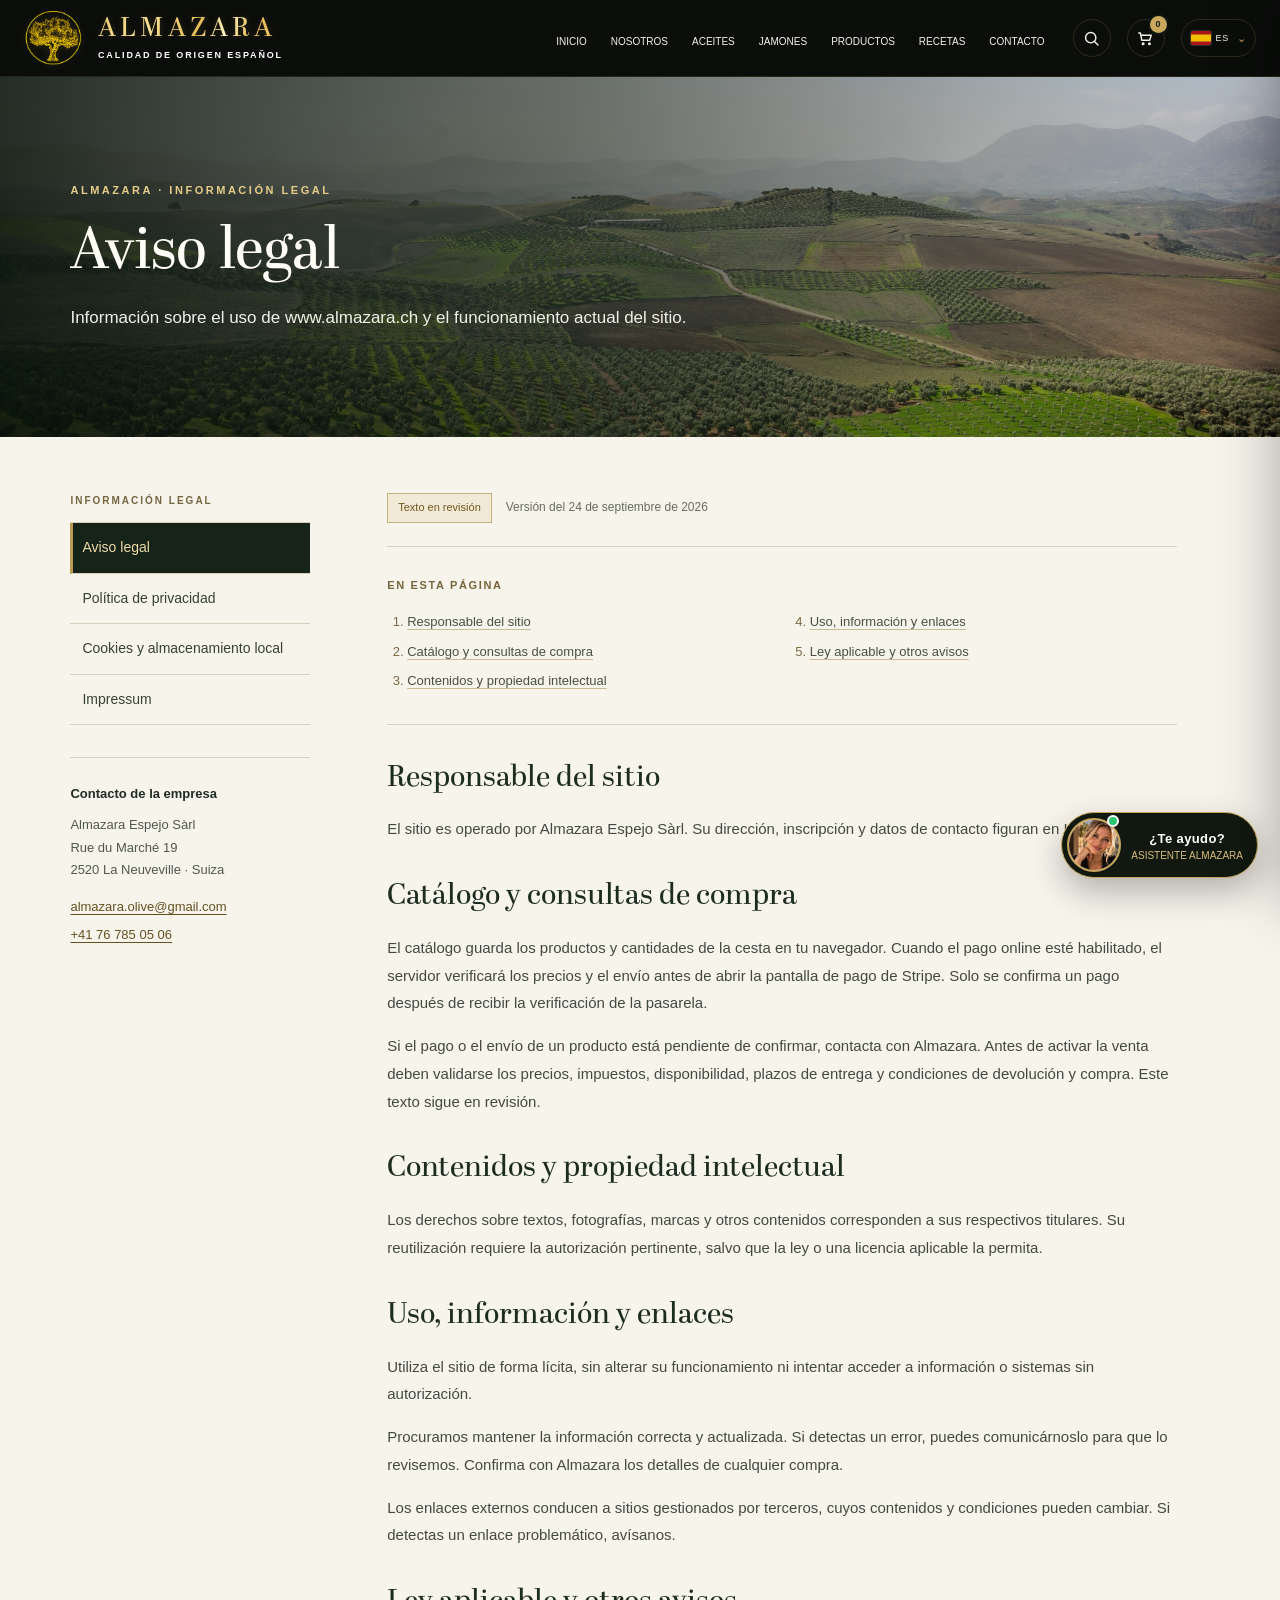
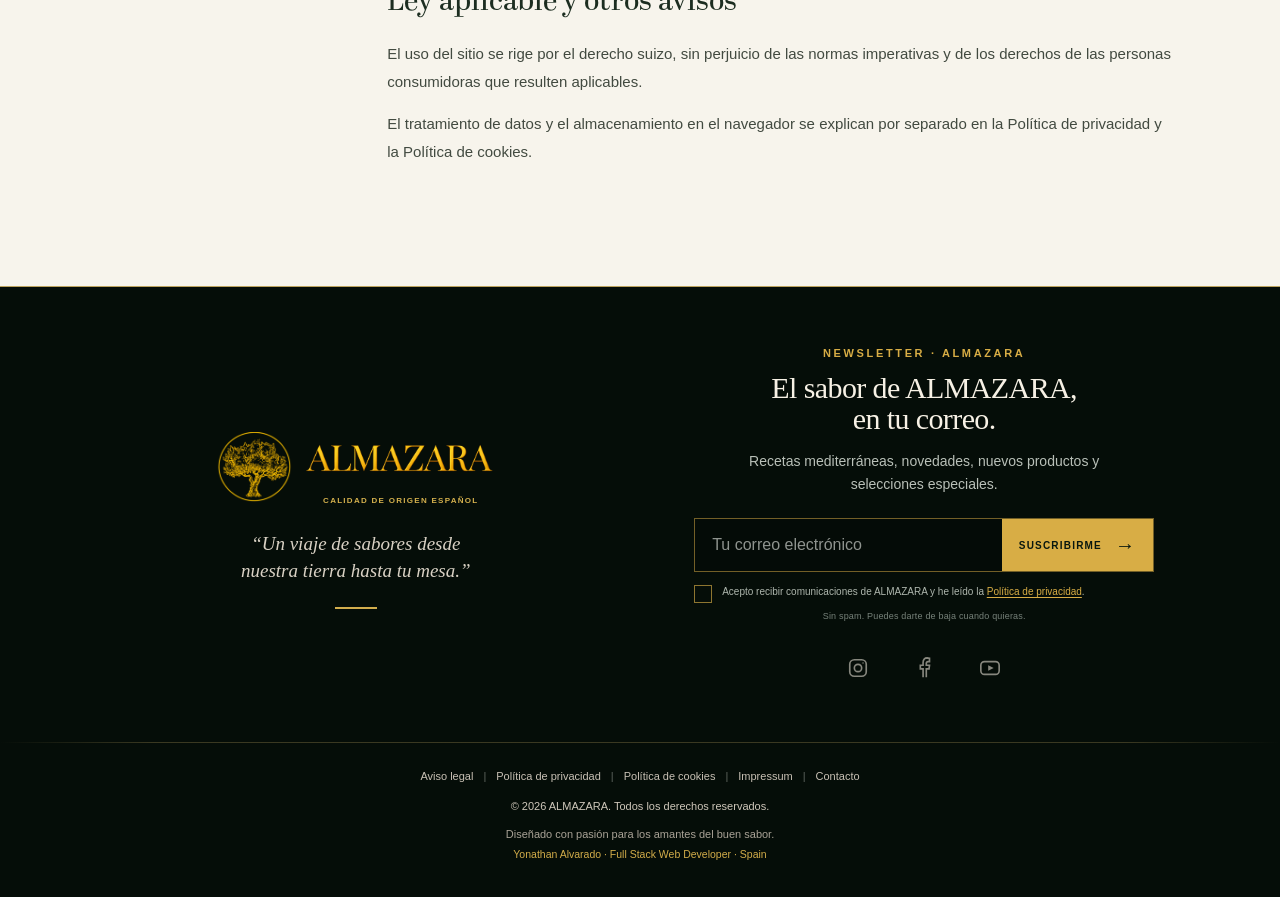
<file: aviso-legal.html>
<!doctype html>
<html lang="es">
<head><meta charset="utf-8"/><meta content="width=device-width,initial-scale=1" name="viewport"/><title>Aviso legal · ALMAZARA</title><link href="assets/css/style.css?v=20261006-asistente" rel="stylesheet"/><link href="assets/css/responsive-v2.css" rel="stylesheet"/><link href="assets/css/shop.css" rel="stylesheet"/><link href="assets/css/mobile-global.css" rel="stylesheet"/><link href="assets/css/revision.css?v=20260925-jamon-blanco" rel="stylesheet"/><link rel="stylesheet" href="assets/css/premium-motion.css?v=20260924-gold-values"/><meta name="robots" content="noindex,follow"/><link rel="stylesheet" href="assets/css/legal-pages.css?v=20260924-legal"/><meta name="description" content="Información sobre el uso de www.almazara.ch y el funcionamiento actual del sitio."/><link rel="stylesheet" href="assets/css/footer-centered.css?v=20260925"/><link rel="stylesheet" href="assets/css/mobile-unified.css?v=20260925-responsive"/>
<link rel="stylesheet" href="assets/css/oil-pricing.css?v=20261007-modal"/>
<link rel="stylesheet" href="assets/css/product-modal.css?v=20261007-modal"/><link rel="stylesheet" href="assets/css/product-interactions.css?v=20261008-experience"/><link rel="stylesheet" href="assets/css/launch-ready.css?v=20261008-intro-fullscreen"/></head>
<body class="legal-page" data-legal-page="aviso-legal">
<a class="legal-skip" href="#legal-content" data-legal-ui="skip">Saltar al contenido</a>
<header class="site-header"><div class="container nav">
<a aria-label="ALMAZARA · Inicio" class="brand brand-logo" href="index.html"><img alt="" class="brand-symbol" src="assets/img/optimized/logo-almazara.webp"/><span class="brand-word"><span class="brand-wordmark-text">ALMAZARA</span><small>CALIDAD DE ORIGEN ESPAÑOL</small></span></a>
<nav class="nav-links"><a class="" href="index.html">INICIO</a><a class="" href="nosotros.html">NOSOTROS</a><a class="" href="aceites.html">ACEITES</a><a class="" href="jamones.html">JAMONES</a><a class="" href="productos.html">PRODUCTOS</a><a class="" href="recetas.html">RECETAS</a><a class="" href="contacto.html">CONTACTO</a></nav><div class="nav-tools premium-tools">
<button aria-label="Buscar" class="head-tool search-trigger" type="button"><span class="tool-icon" aria-hidden="true"><svg viewBox="0 0 24 24"><circle cx="11" cy="11" r="6.5"></circle><path d="M16 16l4.2 4.2"></path></svg></span></button>
<button aria-label="Abrir cesta" class="head-tool cart-trigger" type="button"><span class="tool-icon" aria-hidden="true"><svg viewBox="0 0 24 24"><path d="M3.5 5h2l1.8 9.1h9.9l2-6.2H7"></path><circle cx="9" cy="18.5" r="1"></circle><circle cx="17" cy="18.5" r="1"></circle></svg></span><span class="cart-count">0</span></button>
<div class="lang-switch"><button aria-expanded="false" aria-haspopup="true" class="head-tool lang-trigger" type="button"><img class="lang-flag" src="assets/flags/es.svg" alt="" aria-hidden="true"/><span class="lang-code">ES</span><span class="chev">⌄</span></button><div class="lang-menu" role="menu"><button class="active" data-lang="ES"><img class="menu-flag" src="assets/flags/es.svg" alt="" aria-hidden="true"/><span class="menu-code">ES</span><small>Español</small><b>✓</b></button><button data-lang="DE"><img class="menu-flag" src="assets/flags/de.svg" alt="" aria-hidden="true"/><span class="menu-code">DE</span><small>Deutsch</small></button><button data-lang="FR"><img class="menu-flag" src="assets/flags/fr.svg" alt="" aria-hidden="true"/><span class="menu-code">FR</span><small>Français</small></button><button data-lang="IT"><img class="menu-flag" src="assets/flags/it.svg" alt="" aria-hidden="true"/><span class="menu-code">IT</span><small>Italiano</small></button><button data-lang="EN"><img class="menu-flag" src="assets/flags/en.svg" alt="" aria-hidden="true"/><span class="menu-code">EN</span><small>English</small></button></div></div>
</div>
</div></header>
<main class="legal-main" id="legal-content" tabindex="-1">
<section class="legal-hero" aria-labelledby="legal-title">
<div class="legal-hero-media"><img src="assets/img/about-banner-olivares-real.jpg" alt="" fetchpriority="high" width="2048" height="1024"/></div>
<div class="legal-hero-copy">
<p class="legal-kicker" data-legal-ui="kicker">ALMAZARA · Información legal</p>
<h1 id="legal-title">Aviso legal</h1>
<p class="legal-hero-intro">Información sobre el uso de www.almazara.ch y el funcionamiento actual del sitio.</p>
</div>
</section>
<div class="legal-layout">
<aside class="legal-sidebar">
<p class="legal-sidebar-label" data-legal-ui="documents">Información legal</p>
<nav class="legal-document-nav" aria-label="Información legal"><a href="aviso-legal.html" aria-current="page">Aviso legal</a><a href="privacidad.html">Política de privacidad</a><a href="cookies.html">Cookies y almacenamiento local</a><a href="impressum.html">Impressum</a></nav>
<div class="legal-contact-card"><strong data-legal-ui="contact">Contacto de la empresa</strong>
<address>Almazara Espejo Sàrl<br/>Rue du Marché 19<br/>2520 La Neuveville · <span data-legal-ui="country">Suiza</span></address>
<a href="mailto:almazara.olive@gmail.com">almazara.olive@gmail.com</a>
<a href="tel:+41767850506">+41 76 785 05 06</a>
</div>
</aside>
<article class="legal-document" aria-labelledby="legal-title">
<div class="legal-meta"><span class="legal-review" data-legal-ui="review">Texto en revisión</span><time datetime="2026-09-24" data-legal-ui="date">Versión del 24 de septiembre de 2026</time></div>
<nav class="legal-toc" aria-label="En esta página"><h2 data-legal-ui="contents">En esta página</h2><ol><li><a href="#section-1">Responsable del sitio</a></li><li><a href="#section-2">Catálogo y consultas de compra</a></li><li><a href="#section-3">Contenidos y propiedad intelectual</a></li><li><a href="#section-4">Uso, información y enlaces</a></li><li><a href="#section-5">Ley aplicable y otros avisos</a></li></ol></nav>
<div id="legal-sections"><section class="legal-section" id="section-1"><h2>Responsable del sitio</h2><p>El sitio es operado por Almazara Espejo Sàrl. Su dirección, inscripción y datos de contacto figuran en Impressum.</p></section><section class="legal-section" id="section-2"><h2>Catálogo y consultas de compra</h2><p>El catálogo guarda los productos y cantidades de la cesta en tu navegador. Cuando el pago online esté habilitado, el servidor verificará los precios y el envío antes de abrir la pantalla de pago de Stripe. Solo se confirma un pago después de recibir la verificación de la pasarela.</p><p>Si el pago o el envío de un producto está pendiente de confirmar, contacta con Almazara. Antes de activar la venta deben validarse los precios, impuestos, disponibilidad, plazos de entrega y condiciones de devolución y compra. Este texto sigue en revisión.</p></section><section class="legal-section" id="section-3"><h2>Contenidos y propiedad intelectual</h2><p>Los derechos sobre textos, fotografías, marcas y otros contenidos corresponden a sus respectivos titulares. Su reutilización requiere la autorización pertinente, salvo que la ley o una licencia aplicable la permita.</p></section><section class="legal-section" id="section-4"><h2>Uso, información y enlaces</h2><p>Utiliza el sitio de forma lícita, sin alterar su funcionamiento ni intentar acceder a información o sistemas sin autorización.</p><p>Procuramos mantener la información correcta y actualizada. Si detectas un error, puedes comunicárnoslo para que lo revisemos. Confirma con Almazara los detalles de cualquier compra.</p><p>Los enlaces externos conducen a sitios gestionados por terceros, cuyos contenidos y condiciones pueden cambiar. Si detectas un enlace problemático, avísanos.</p></section><section class="legal-section" id="section-5"><h2>Ley aplicable y otros avisos</h2><p>El uso del sitio se rige por el derecho suizo, sin perjuicio de las normas imperativas y de los derechos de las personas consumidoras que resulten aplicables.</p><p>El tratamiento de datos y el almacenamiento en el navegador se explican por separado en la Política de privacidad y la Política de cookies.</p></section></div>
</article>
</div>
</main>
<footer class="site-footer site-footer-premium footer-enterprise footer-centered">
<div class="container footer-enterprise-main">
<div class="footer-enterprise-brand">
<a aria-label="ALMAZARA · Inicio" class="footer-brand" href="index.html">
<img alt="" class="footer-symbol" src="assets/img/optimized/logo-almazara.webp"/>
<span>
<img alt="ALMAZARA" class="footer-wordmark" src="assets/img/optimized/almazara-wordmark.webp"/>
<small>CALIDAD DE ORIGEN ESPAÑOL</small>
</span>
</a>
<p class="footer-brand-claim">“Un viaje de sabores desde nuestra tierra hasta tu mesa.”</p>
<span aria-hidden="true" class="footer-brand-line"></span>
</div>
<div class="footer-enterprise-newsletter footer-newsletter-premium">
<span class="newsletter-kicker">NEWSLETTER · ALMAZARA</span>
<h3>El sabor de ALMAZARA,<br/>en tu correo.</h3>
<p>Recetas mediterráneas, novedades, nuevos productos y selecciones especiales.</p>
<form action="#" class="footer-newsletter-form newsletter-live-form" novalidate="">
<label class="sr-only" for="footer-email-enterprise">Tu correo electrónico</label>
<div class="newsletter-input-row">
<input id="footer-email-enterprise" placeholder="Tu correo electrónico" required="" type="email"/>
<button aria-label="Suscribirme" type="submit"><span>SUSCRIBIRME</span><b>→</b></button>
</div>
<label class="newsletter-consent"><input required="" type="checkbox"/><span>Acepto recibir comunicaciones de ALMAZARA y he leído la <a href="privacidad.html">Política de privacidad</a>.</span></label>
<p class="newsletter-note">Sin spam. Puedes darte de baja cuando quieras.</p>
<div aria-live="polite" class="newsletter-success" role="status"></div>
</form>
<div aria-label="Redes sociales" class="footer-enterprise-socials">
<a aria-label="Instagram" data-social="instagram" aria-disabled="true"><svg viewBox="0 0 24 24" aria-hidden="true"><rect x="3" y="3" width="18" height="18" rx="5"/><circle cx="12" cy="12" r="4"/><circle cx="17.5" cy="6.5" r=".8" fill="currentColor" stroke="none"/></svg></a>
<a aria-label="Facebook" data-social="facebook" aria-disabled="true"><svg viewBox="0 0 24 24" aria-hidden="true"><path d="M14.5 22v-9h3l.5-4h-3.5V7c0-1 .3-2 2-2H18V1.4A20 20 0 0 0 15.4 1C12.8 1 11 2.7 11 6v3H8v4h3v9"/></svg></a>
<a aria-label="Youtube" data-social="youtube" aria-disabled="true"><svg viewBox="0 0 24 24" aria-hidden="true"><rect x="2" y="5" width="20" height="14" rx="4"/><path d="m10 9 6 3-6 3z" fill="currentColor" stroke="none"/></svg></a>
</div>
</div>
</div>
<div class="footer-enterprise-rule"></div>
<div class="container footer-enterprise-bottom">
<p class="footer-enterprise-copy">© 2026 ALMAZARA. Todos los derechos reservados.</p>
<nav aria-label="Información legal" class="footer-enterprise-legal">
<a href="aviso-legal.html">Aviso legal</a><span aria-hidden="true">|</span>
<a href="privacidad.html">Política de privacidad</a><span aria-hidden="true">|</span>
<a href="cookies.html">Política de cookies</a><span aria-hidden="true">|</span>
<a href="impressum.html">Impressum</a><span aria-hidden="true">|</span>
<a href="contacto.html">Contacto</a>
</nav>
<div class="footer-enterprise-credit">
<span>Diseñado con pasión para los amantes del buen sabor.</span>
<a href="https://www.instagram.com/techantoni/" rel="noopener" target="_blank">Yonathan Alvarado · Full Stack Web Developer · Spain</a>
</div>
</div>
</footer>
<script src="assets/js/app.js?v=20261008-launch"></script>
<script src="assets/js/catalog.js?v=20261008-experience"></script>
<script src="assets/js/shop.js?v=20261008-experience"></script>
<script src="assets/js/i18n.js?v=20261008-launch"></script>
<script src="assets/js/legal-content.js?v=20261008-launch"></script>
<script src="assets/js/legal-pages.js?v=20260924-legal"></script>
<script src="assets/js/premium-motion.js?v=20260924-legal"></script>
<script src="assets/js/product-navigation.js?v=20261008-experience"></script><script src="assets/js/product-modal.js?v=20261008-experience"></script><script src="assets/js/site-config.js?v=20261008-launch"></script><script src="assets/js/touch-intro.js?v=20261008-intro-fullscreen"></script><script src="assets/js/connected-forms.js?v=20261008-launch"></script></body>
</html>
</file>
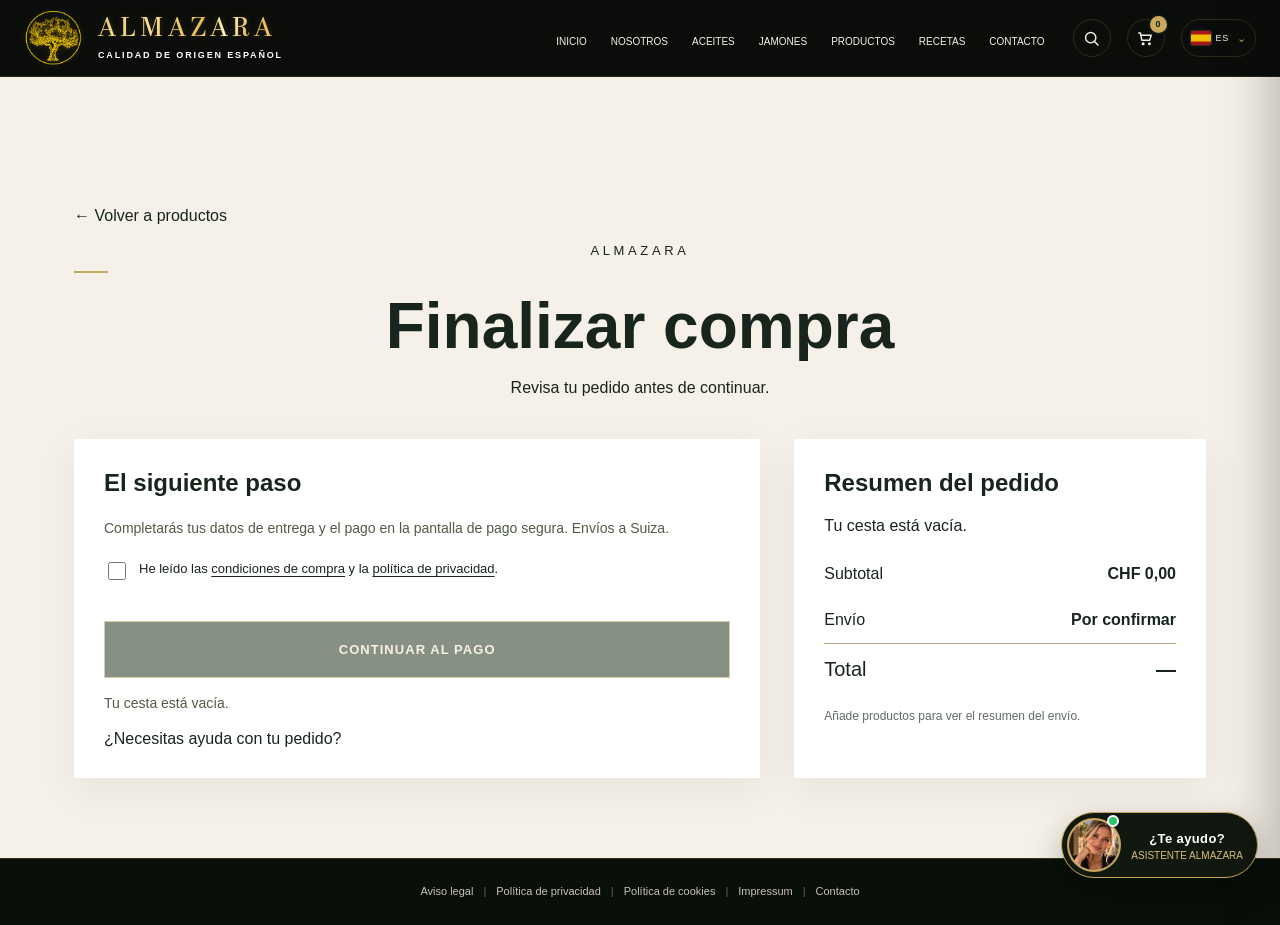
<file: checkout.html>
<!doctype html><html lang="es"><head><meta charset="utf-8"><meta name="viewport" content="width=device-width,initial-scale=1"><title>Finalizar compra · ALMAZARA</title><link href="assets/css/style.css?v=20261006-asistente" rel="stylesheet"><link href="assets/css/responsive-v2.css" rel="stylesheet"><link href="assets/css/shop.css" rel="stylesheet"><link href="assets/css/mobile-global.css" rel="stylesheet"/><link href="assets/css/revision.css?v=20260925-jamon-blanco" rel="stylesheet"/><link rel="stylesheet" href="assets/css/premium-motion.css?v=20260924-gold-values"/><link rel="stylesheet" href="assets/css/mobile-unified.css?v=20260925-responsive"/>
<link rel="stylesheet" href="assets/css/oil-pricing.css?v=20261007-modal"/>
<link rel="stylesheet" href="assets/css/product-modal.css?v=20261007-modal"/><link rel="stylesheet" href="assets/css/product-interactions.css?v=20261008-experience"/><link rel="stylesheet" href="assets/css/launch-ready.css?v=20261008-intro-fullscreen"/></head><body class="checkout-page"><header class="site-header"><div class="container nav">
<a aria-label="ALMAZARA · Inicio" class="brand brand-logo" href="index.html"><img alt="" class="brand-symbol" src="assets/img/optimized/logo-almazara.webp"/><span class="brand-word"><span class="brand-wordmark-text">ALMAZARA</span><small>CALIDAD DE ORIGEN ESPAÑOL</small></span></a>
<nav class="nav-links"><a class="" href="index.html">INICIO</a><a class="" href="nosotros.html">NOSOTROS</a><a class="" href="aceites.html">ACEITES</a><a class="" href="jamones.html">JAMONES</a><a class="" href="productos.html">PRODUCTOS</a><a class="" href="recetas.html">RECETAS</a><a class="" href="contacto.html">CONTACTO</a></nav><div class="nav-tools premium-tools">
<button aria-label="Buscar" class="head-tool search-trigger" type="button"><span class="tool-icon" aria-hidden="true"><svg viewBox="0 0 24 24"><circle cx="11" cy="11" r="6.5"></circle><path d="M16 16l4.2 4.2"></path></svg></span></button>
<button aria-label="Abrir cesta" class="head-tool cart-trigger" type="button"><span class="tool-icon" aria-hidden="true"><svg viewBox="0 0 24 24"><path d="M3.5 5h2l1.8 9.1h9.9l2-6.2H7"></path><circle cx="9" cy="18.5" r="1"></circle><circle cx="17" cy="18.5" r="1"></circle></svg></span><span class="cart-count">0</span></button>
<div class="lang-switch"><button aria-expanded="false" aria-haspopup="true" class="head-tool lang-trigger" type="button"><img class="lang-flag" src="assets/flags/es.svg" alt="" aria-hidden="true"/><span class="lang-code">ES</span><span class="chev">⌄</span></button><div class="lang-menu" role="menu"><button class="active" data-lang="ES"><img class="menu-flag" src="assets/flags/es.svg" alt="" aria-hidden="true"/><span class="menu-code">ES</span><small>Español</small><b>✓</b></button><button data-lang="DE"><img class="menu-flag" src="assets/flags/de.svg" alt="" aria-hidden="true"/><span class="menu-code">DE</span><small>Deutsch</small></button><button data-lang="FR"><img class="menu-flag" src="assets/flags/fr.svg" alt="" aria-hidden="true"/><span class="menu-code">FR</span><small>Français</small></button><button data-lang="IT"><img class="menu-flag" src="assets/flags/it.svg" alt="" aria-hidden="true"/><span class="menu-code">IT</span><small>Italiano</small></button><button data-lang="EN"><img class="menu-flag" src="assets/flags/en.svg" alt="" aria-hidden="true"/><span class="menu-code">EN</span><small>English</small></button></div></div>
</div>
</div></header><main class="checkout-wrap"><a class="checkout-back" href="productos.html">← Volver a productos</a><div class="checkout-head"><div class="kicker">ALMAZARA</div><h1>Finalizar compra</h1><p>Revisa tu pedido antes de continuar.</p></div><div class="checkout-result" id="paymentResult" role="status" aria-live="polite"></div><div class="checkout-grid"><section class="checkout-panel"><h2 id="checkoutStepTitle">El siguiente paso</h2><p class="checkout-ready-note" id="checkoutStepCopy">Completarás tus datos de entrega y el pago en la pantalla de pago segura. Envíos a Suiza.</p><form id="checkoutForm"><label class="checkout-consent"><input type="checkbox" name="consent" required><span id="checkoutConsentCopy">He leído las <a href="aviso-legal.html">condiciones de compra</a> y la <a href="privacidad.html">política de privacidad</a>.</span></label><button type="submit" class="checkout-pay" disabled>CONTINUAR AL PAGO</button></form><p class="checkout-ready-note" id="paymentAvailability" role="status" aria-live="polite"></p><a class="checkout-help" href="contacto.html">¿Necesitas ayuda con tu pedido?</a></section><aside class="checkout-panel"><h2 id="checkoutSummaryTitle">Resumen del pedido</h2><div id="checkoutItems"></div><div class="checkout-summary-row"><span id="subtotalLabel">Subtotal</span><strong id="checkoutSubtotal">CHF 0,00</strong></div><div class="checkout-summary-row"><span id="shippingLabel">Envío</span><strong id="checkoutShipping">Por confirmar</strong></div><div class="checkout-summary-row total"><span id="totalLabel">Total</span><strong id="checkoutTotal">—</strong></div><p class="checkout-note"></p></aside></div></main>
<footer class="legal-checkout-footer">
<nav aria-label="Información legal" class="footer-enterprise-legal">
<a href="aviso-legal.html">Aviso legal</a><span aria-hidden="true">|</span>
<a href="privacidad.html">Política de privacidad</a><span aria-hidden="true">|</span>
<a href="cookies.html">Política de cookies</a><span aria-hidden="true">|</span>
<a href="impressum.html">Impressum</a><span aria-hidden="true">|</span>
<a href="contacto.html">Contacto</a>
</nav>
</footer>
<script src="assets/js/app.js?v=20261008-launch"></script><script src="assets/js/i18n.js?v=20261008-launch"></script><script src="assets/js/catalog.js?v=20261008-experience"></script><script src="assets/js/shop.js?v=20261008-experience"></script><script src="assets/js/premium-motion.js?v=20260924-gold-values"></script>
<script src="assets/js/product-navigation.js?v=20261008-experience"></script><script src="assets/js/product-modal.js?v=20261008-experience"></script><script src="assets/js/site-config.js?v=20261008-launch"></script><script src="assets/js/touch-intro.js?v=20261008-intro-fullscreen"></script><script src="assets/js/connected-forms.js?v=20261008-launch"></script><script src="assets/js/checkout-live.js?v=20261008-launch"></script></body></html>
</file>
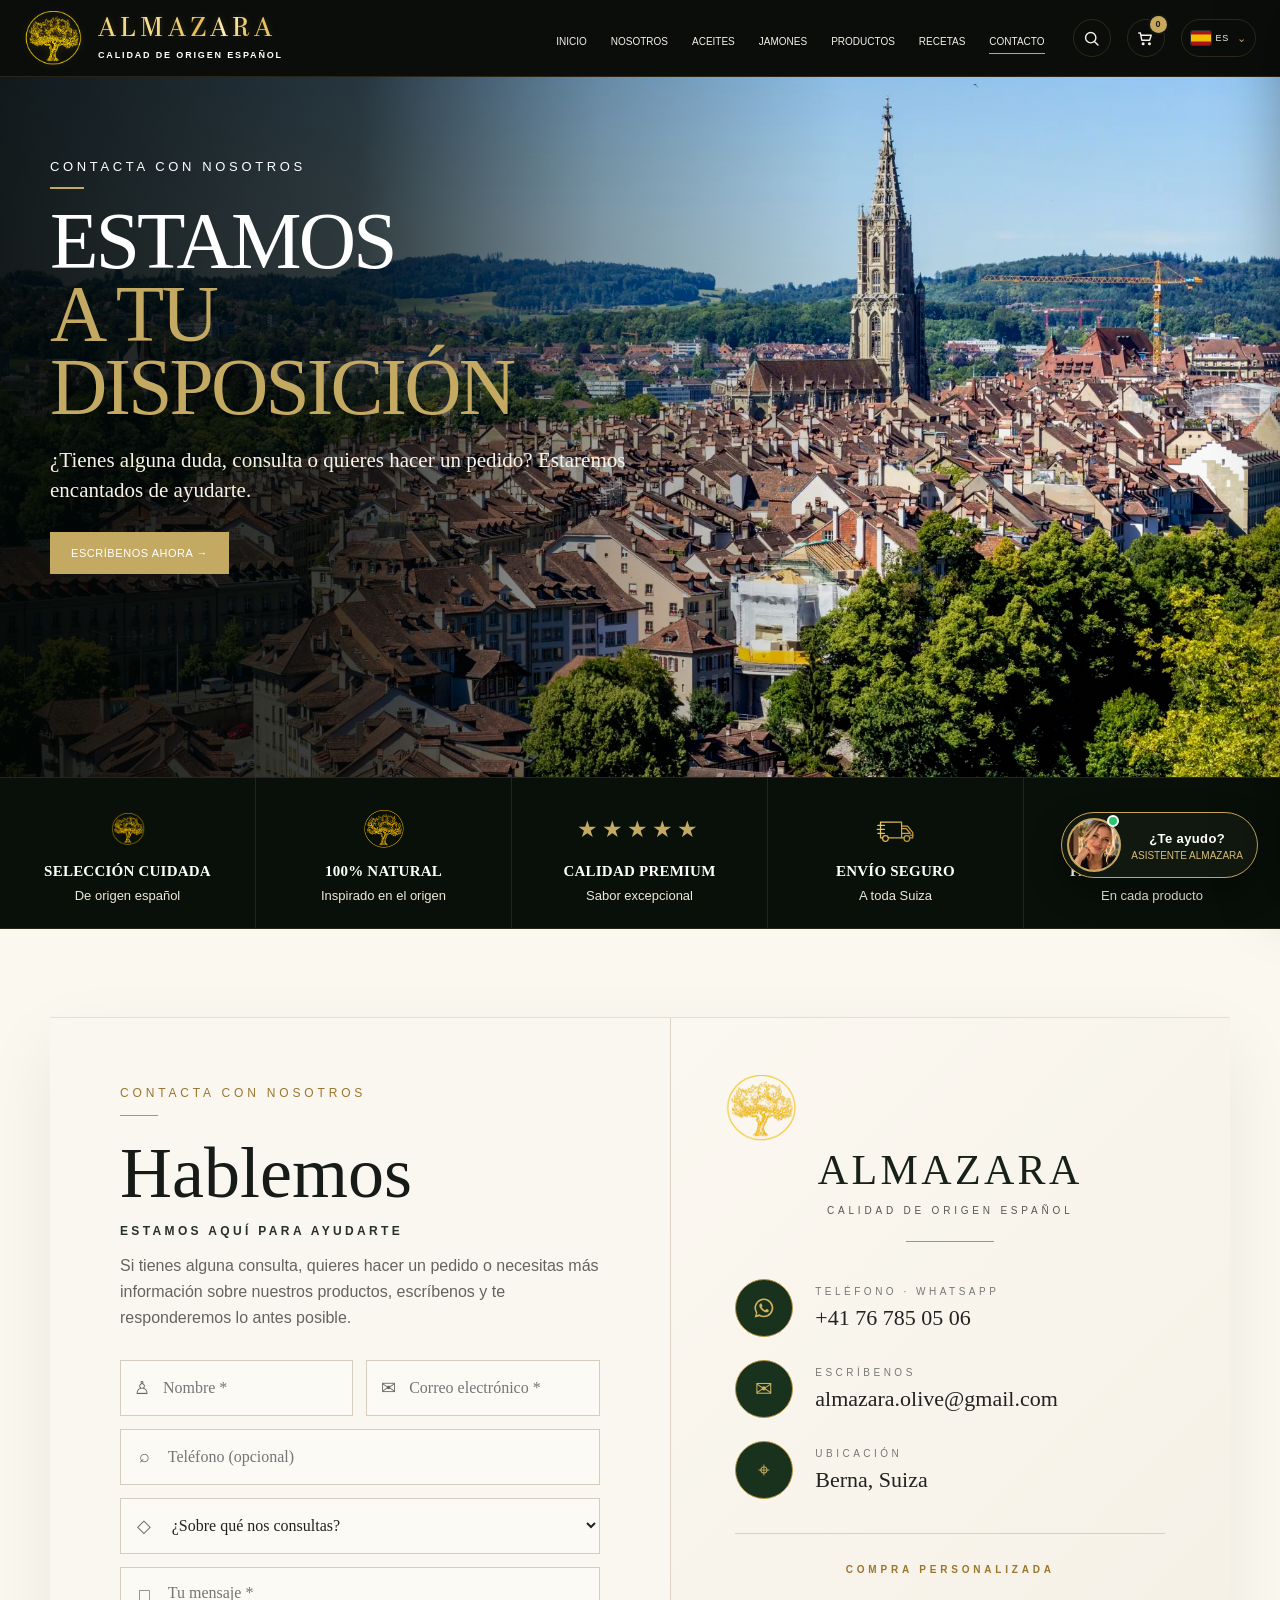
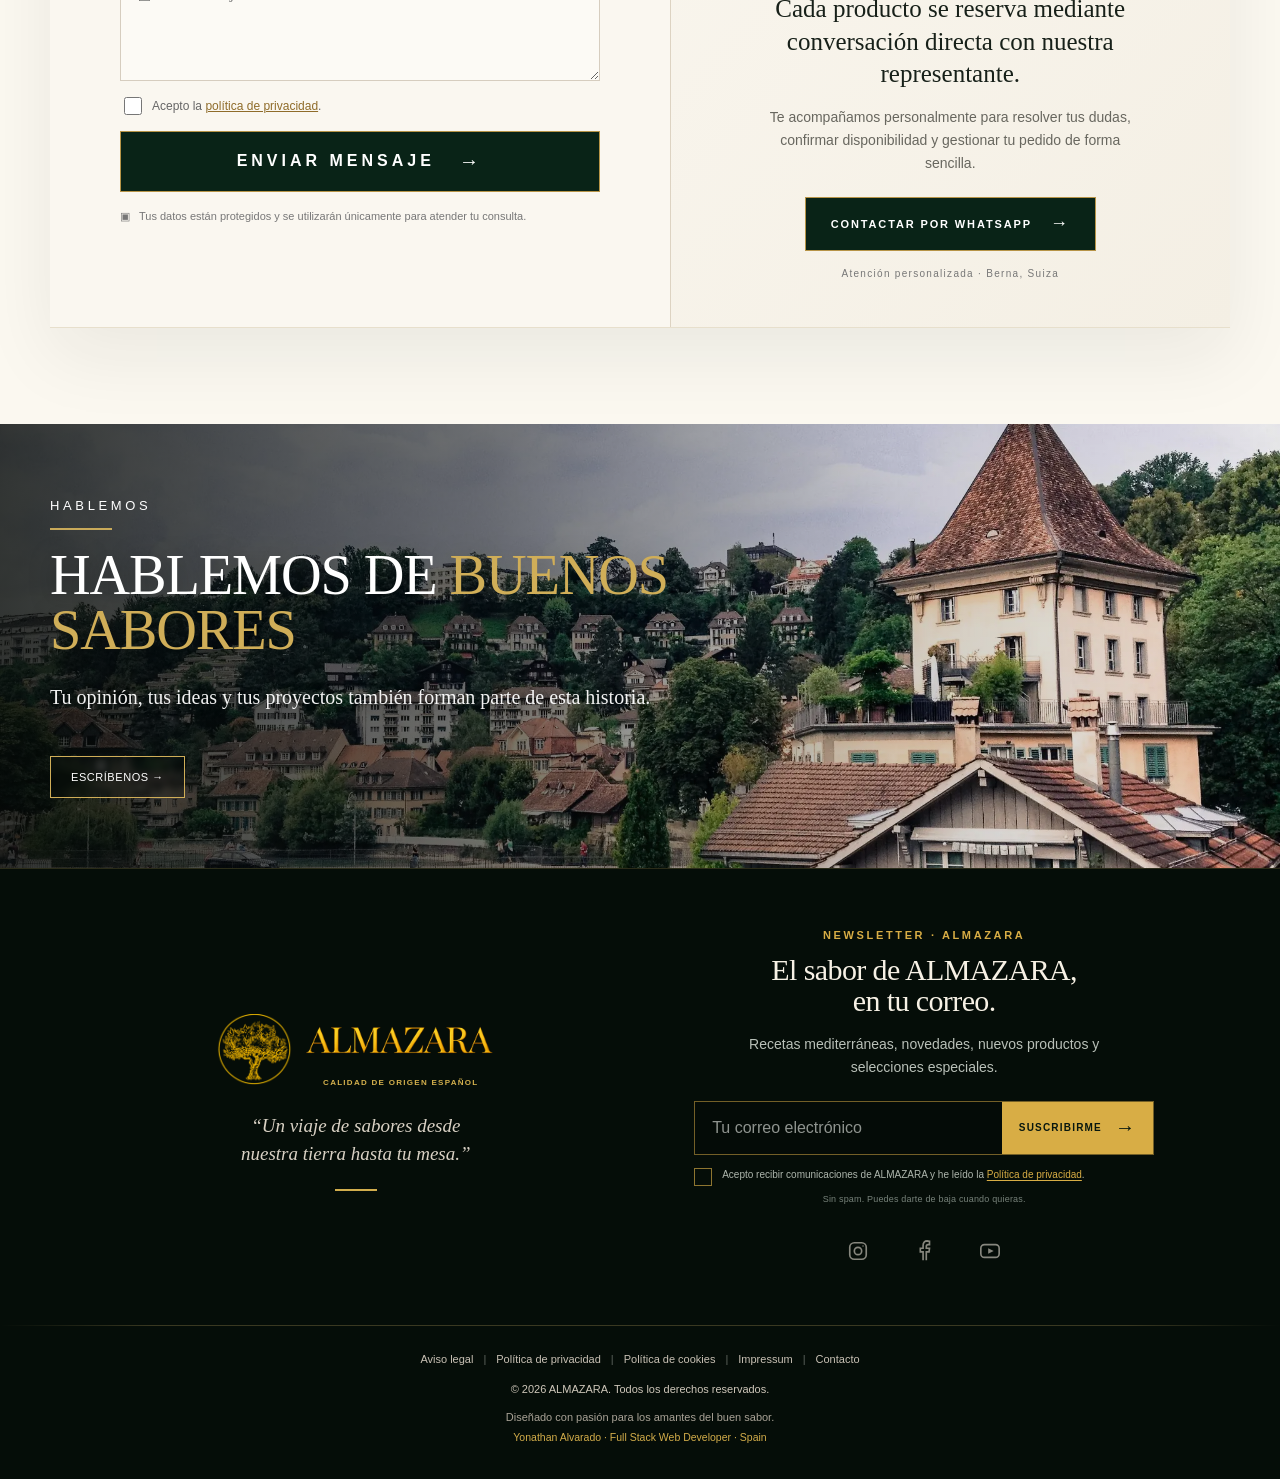
<file: contacto.html>
<!DOCTYPE html>

<html lang="es"><head><meta charset="utf-8"/><meta content="width=device-width,initial-scale=1" name="viewport"/><title>Contacto · ALMAZARA</title><link href="assets/css/style.css?v=20261006-asistente" rel="stylesheet"/><link href="assets/css/responsive-v2.css" rel="stylesheet"/><link href="assets/css/shop.css" rel="stylesheet"/><link href="assets/css/mobile-global.css" rel="stylesheet"/><link href="assets/css/revision.css?v=20260925-jamon-blanco" rel="stylesheet"/><link rel="stylesheet" href="assets/css/premium-motion.css?v=20260924-gold-values"/><link rel="stylesheet" href="assets/css/footer-centered.css?v=20260925"/><link rel="stylesheet" href="assets/css/mobile-unified.css?v=20260925-responsive"/>
<link rel="stylesheet" href="assets/css/oil-pricing.css?v=20261007-modal"/>
<link rel="stylesheet" href="assets/css/product-modal.css?v=20261007-modal"/><link rel="stylesheet" href="assets/css/product-interactions.css?v=20261008-experience"/><link rel="stylesheet" href="assets/css/launch-ready.css?v=20261008-intro-fullscreen"/></head><body class="values-home-style contacto-page"><header class="site-header"><div class="container nav">
<a aria-label="ALMAZARA · Inicio" class="brand brand-logo" href="index.html"><img alt="" class="brand-symbol" src="assets/img/optimized/logo-almazara.webp"/><span class="brand-word"><span class="brand-wordmark-text">ALMAZARA</span><small>CALIDAD DE ORIGEN ESPAÑOL</small></span></a>
<nav class="nav-links"><a class="" href="index.html">INICIO</a><a class="" href="nosotros.html">NOSOTROS</a><a class="" href="aceites.html">ACEITES</a><a class="" href="jamones.html">JAMONES</a><a class="" href="productos.html">PRODUCTOS</a><a class="" href="recetas.html">RECETAS</a><a class="active" href="contacto.html">CONTACTO</a></nav><div class="nav-tools premium-tools">
<button aria-label="Buscar" class="head-tool search-trigger" type="button"><span class="tool-icon" aria-hidden="true"><svg viewBox="0 0 24 24"><circle cx="11" cy="11" r="6.5"></circle><path d="M16 16l4.2 4.2"></path></svg></span></button>
<button aria-label="Abrir cesta" class="head-tool cart-trigger" type="button"><span class="tool-icon" aria-hidden="true"><svg viewBox="0 0 24 24"><path d="M3.5 5h2l1.8 9.1h9.9l2-6.2H7"></path><circle cx="9" cy="18.5" r="1"></circle><circle cx="17" cy="18.5" r="1"></circle></svg></span><span class="cart-count">0</span></button>
<div class="lang-switch"><button aria-expanded="false" aria-haspopup="true" class="head-tool lang-trigger" type="button"><img class="lang-flag" src="assets/flags/es.svg" alt="" aria-hidden="true"/><span class="lang-code">ES</span><span class="chev">⌄</span></button><div class="lang-menu" role="menu"><button class="active" data-lang="ES"><img class="menu-flag" src="assets/flags/es.svg" alt="" aria-hidden="true"/><span class="menu-code">ES</span><small>Español</small><b>✓</b></button><button data-lang="DE"><img class="menu-flag" src="assets/flags/de.svg" alt="" aria-hidden="true"/><span class="menu-code">DE</span><small>Deutsch</small></button><button data-lang="FR"><img class="menu-flag" src="assets/flags/fr.svg" alt="" aria-hidden="true"/><span class="menu-code">FR</span><small>Français</small></button><button data-lang="IT"><img class="menu-flag" src="assets/flags/it.svg" alt="" aria-hidden="true"/><span class="menu-code">IT</span><small>Italiano</small></button><button data-lang="EN"><img class="menu-flag" src="assets/flags/en.svg" alt="" aria-hidden="true"/><span class="menu-code">EN</span><small>English</small></button></div></div>
</div>
</div></header><section class="hero hero-anim"><div class="hero-media"><img alt="" src="assets/img/optimized/contact-hero-bern.webp"/></div><div class="container hero-inner"><div class="hero-copy">
<div class="kicker">CONTACTA CON NOSOTROS</div><h1>ESTAMOS<br/><span class="gold">A TU DISPOSICIÓN</span></h1><p class="lead">¿Tienes alguna duda, consulta o quieres hacer un pedido? Estaremos encantados de ayudarte.</p><div class="cta-row"><a class="btn btn-gold" href="#main">ESCRÍBENOS AHORA →</a></div>
</div></div></section><section class="values">
<div class="value"><div class="ico"><img alt="" class="value-icon-img" src="assets/img/optimized/logo-almazara.webp"/></div><b>SELECCIÓN CUIDADA</b><small>De origen español</small></div>
<div class="value"><div class="ico"><img alt="Almazara" src="assets/img/optimized/logo-arbol.webp"/></div><b>100% NATURAL</b><small>Inspirado en el origen</small></div>
<div class="value"><div class="ico stars">★★★★★</div><b>CALIDAD PREMIUM</b><small>Sabor excepcional</small></div>
<div class="value"><div class="ico"><img alt="" class="value-icon-img shipping-icon" src="assets/img/icon-envio-seguro.svg"/></div><b>ENVÍO SEGURO</b><small>A toda Suiza</small></div>
<div class="value"><div class="ico">♡</div><b>PASIÓN Y TRADICIÓN</b><small>En cada producto</small></div>
</section>
<main id="main">
<section class="section paper contact-premium-section">
<div class="container contact-premium-shell">
<div class="contact-premium-form reveal">
<div class="kicker contact-premium-kicker">CONTACTA CON NOSOTROS</div>
<h2 class="contact-premium-title">Hablemos</h2>
<div class="contact-premium-subtitle">ESTAMOS AQUÍ PARA AYUDARTE</div>
<p class="contact-premium-intro">Si tienes alguna consulta, quieres hacer un pedido o necesitas más información sobre nuestros productos, escríbenos y te responderemos lo antes posible.</p>
<form class="contact-premium-fields">
<div class="contact-field-row">
<label class="contact-field"><span class="field-icon">♙</span><input aria-label="Nombre" placeholder="Nombre *" type="text"/></label>
<label class="contact-field"><span class="field-icon">✉</span><input aria-label="Correo electrónico" placeholder="Correo electrónico *" type="email"/></label>
</div>
<label class="contact-field"><span class="field-icon">⌕</span><input aria-label="Teléfono" placeholder="Teléfono (opcional)" type="tel"/></label>
<label class="contact-field"><span class="field-icon">◇</span><select aria-label="Motivo de consulta"><option>¿Sobre qué nos consultas?</option><option>Pedido</option><option>Productos</option><option>Colaboración</option></select></label>
<label class="contact-field contact-message"><span class="field-icon">□</span><textarea aria-label="Mensaje" placeholder="Tu mensaje *"></textarea></label>
<label class="contact-privacy"><input type="checkbox"/> <span>Acepto la <a href="privacidad.html">política de privacidad</a>.</span></label>
<button class="contact-premium-submit" type="button"><span>ENVIAR MENSAJE</span><b>→</b></button>
<p class="contact-secure">▣   Tus datos están protegidos y se utilizarán únicamente para atender tu consulta.</p>
</form>
</div>
<aside class="contact-premium-info reveal">
<div class="contact-brand-mini"><img alt="" src="assets/img/optimized/logo-almazara.webp"/><h3>ALMAZARA</h3><span>CALIDAD DE ORIGEN ESPAÑOL</span></div>
<div class="contact-gold-rule"></div>
<a class="contact-premium-detail contact-whatsapp-detail" href="https://wa.me/41767850506" target="_blank" rel="noopener" aria-label="Contactar con ALMAZARA por WhatsApp"><i class="contact-whatsapp-icon" aria-hidden="true"><svg viewBox="0 0 32 32" role="img"><path d="M16.03 4.2A11.67 11.67 0 0 0 6.1 22l-1.55 5.67 5.8-1.52a11.65 11.65 0 1 0 5.68-21.95Zm0 21.2c-1.84 0-3.64-.5-5.2-1.45l-.37-.22-3.44.9.92-3.35-.24-.38a9.55 9.55 0 1 1 8.33 4.5Zm5.24-7.16c-.29-.14-1.7-.84-1.96-.94-.26-.1-.45-.14-.64.15-.19.28-.74.93-.91 1.12-.17.19-.34.21-.63.07-.29-.14-1.21-.45-2.31-1.43a8.66 8.66 0 0 1-1.6-1.99c-.17-.29-.02-.44.13-.58.13-.13.29-.34.43-.5.14-.17.19-.29.29-.48.1-.19.05-.36-.02-.5-.08-.15-.65-1.56-.89-2.14-.23-.56-.47-.49-.64-.5h-.55c-.19 0-.5.07-.76.36-.26.29-1 1-1 2.43s1.03 2.81 1.17 3c.14.19 2.03 3.1 4.91 4.35.69.3 1.22.47 1.64.6.69.22 1.31.19 1.81.12.55-.08 1.7-.7 1.94-1.37.24-.67.24-1.24.17-1.36-.07-.12-.26-.19-.55-.33Z"/></svg></i><div><small>TELÉFONO · WHATSAPP</small><strong>+41 76 785 05 06</strong></div></a>
<a class="contact-premium-detail" href="mailto:almazara.olive@gmail.com"><i>✉</i><div><small>ESCRÍBENOS</small><strong>almazara.olive@gmail.com</strong></div></a>
<div class="contact-premium-detail"><i>⌖</i><div><small>UBICACIÓN</small><strong>Berna, Suiza</strong></div></div>
<div class="contact-purchase-box">
<div class="contact-purchase-kicker">COMPRA PERSONALIZADA</div>
<h4>Cada producto se reserva mediante conversación directa con nuestra representante.</h4>
<p>Te acompañamos personalmente para resolver tus dudas, confirmar disponibilidad y gestionar tu pedido de forma sencilla.</p>
<a class="contact-purchase-whatsapp" href="https://wa.me/41767850506" target="_blank" rel="noopener">CONTACTAR POR WHATSAPP <span>→</span></a>
<small>Atención personalizada · Berna, Suiza</small>
</div>
</aside>
</div>
</section>
<section class="banner contact-final-banner" style="background-image:url('assets/img/optimized/contact-banner-bern-real.webp')"><div class="container"><div class="contact-banner-copy"><div class="kicker contact-banner-kicker">HABLEMOS</div><h2>HABLEMOS DE <span>BUENOS SABORES</span></h2><p class="lead">Tu opinión, tus ideas y tus proyectos también forman parte de esta historia.</p><div class="cta-row"><a class="btn contact-banner-btn" href="mailto:almazara.olive@gmail.com">ESCRÍBENOS →</a></div></div></div></section>
</main>
<footer class="site-footer site-footer-premium footer-enterprise footer-centered">
<div class="container footer-enterprise-main">
<div class="footer-enterprise-brand">
<a aria-label="ALMAZARA · Inicio" class="footer-brand" href="index.html">
<img alt="" class="footer-symbol" src="assets/img/optimized/logo-almazara.webp"/>
<span>
<img alt="ALMAZARA" class="footer-wordmark" src="assets/img/optimized/almazara-wordmark.webp"/>
<small>CALIDAD DE ORIGEN ESPAÑOL</small>
</span>
</a>
<p class="footer-brand-claim">“Un viaje de sabores desde nuestra tierra hasta tu mesa.”</p>
<span aria-hidden="true" class="footer-brand-line"></span>
</div>
<div class="footer-enterprise-newsletter footer-newsletter-premium">
<span class="newsletter-kicker">NEWSLETTER · ALMAZARA</span>
<h3>El sabor de ALMAZARA,<br/>en tu correo.</h3>
<p>Recetas mediterráneas, novedades, nuevos productos y selecciones especiales.</p>
<form action="#" class="footer-newsletter-form newsletter-live-form" novalidate="">
<label class="sr-only" for="footer-email-enterprise">Tu correo electrónico</label>
<div class="newsletter-input-row">
<input id="footer-email-enterprise" placeholder="Tu correo electrónico" required="" type="email"/>
<button aria-label="Suscribirme" type="submit"><span>SUSCRIBIRME</span><b>→</b></button>
</div>
<label class="newsletter-consent"><input required="" type="checkbox"/><span>Acepto recibir comunicaciones de ALMAZARA y he leído la <a href="privacidad.html">Política de privacidad</a>.</span></label>
<p class="newsletter-note">Sin spam. Puedes darte de baja cuando quieras.</p>
<div aria-live="polite" class="newsletter-success" role="status"></div>
</form>
<div aria-label="Redes sociales" class="footer-enterprise-socials">
<a aria-label="Instagram" data-social="instagram" aria-disabled="true"><svg viewBox="0 0 24 24" aria-hidden="true"><rect x="3" y="3" width="18" height="18" rx="5"/><circle cx="12" cy="12" r="4"/><circle cx="17.5" cy="6.5" r=".8" fill="currentColor" stroke="none"/></svg></a>
<a aria-label="Facebook" data-social="facebook" aria-disabled="true"><svg viewBox="0 0 24 24" aria-hidden="true"><path d="M14.5 22v-9h3l.5-4h-3.5V7c0-1 .3-2 2-2H18V1.4A20 20 0 0 0 15.4 1C12.8 1 11 2.7 11 6v3H8v4h3v9"/></svg></a>
<a aria-label="Youtube" data-social="youtube" aria-disabled="true"><svg viewBox="0 0 24 24" aria-hidden="true"><rect x="2" y="5" width="20" height="14" rx="4"/><path d="m10 9 6 3-6 3z" fill="currentColor" stroke="none"/></svg></a>
</div>
</div>
</div>
<div class="footer-enterprise-rule"></div>
<div class="container footer-enterprise-bottom">
<p class="footer-enterprise-copy">© 2026 ALMAZARA. Todos los derechos reservados.</p>
<nav aria-label="Información legal" class="footer-enterprise-legal">
<a href="aviso-legal.html">Aviso legal</a><span aria-hidden="true">|</span>
<a href="privacidad.html">Política de privacidad</a><span aria-hidden="true">|</span>
<a href="cookies.html">Política de cookies</a><span aria-hidden="true">|</span>
<a href="impressum.html">Impressum</a><span aria-hidden="true">|</span>
<a href="contacto.html">Contacto</a>
</nav>
<div class="footer-enterprise-credit">
<span>Diseñado con pasión para los amantes del buen sabor.</span>
<a href="https://www.instagram.com/techantoni/" rel="noopener" target="_blank">Yonathan Alvarado · Full Stack Web Developer · Spain</a>
</div>
</div>
</footer><script src="assets/js/app.js?v=20261008-launch"></script><script src="assets/js/catalog.js?v=20261008-experience"></script><script src="assets/js/shop.js?v=20261008-experience"></script><script src="assets/js/i18n.js?v=20261008-launch"></script>
<script src="assets/js/premium-motion.js?v=20260924-gold-values"></script>
<script src="assets/js/product-navigation.js?v=20261008-experience"></script><script src="assets/js/product-modal.js?v=20261008-experience"></script><script src="assets/js/site-config.js?v=20261008-launch"></script><script src="assets/js/touch-intro.js?v=20261008-intro-fullscreen"></script><script src="assets/js/connected-forms.js?v=20261008-launch"></script></body></html>
</file>
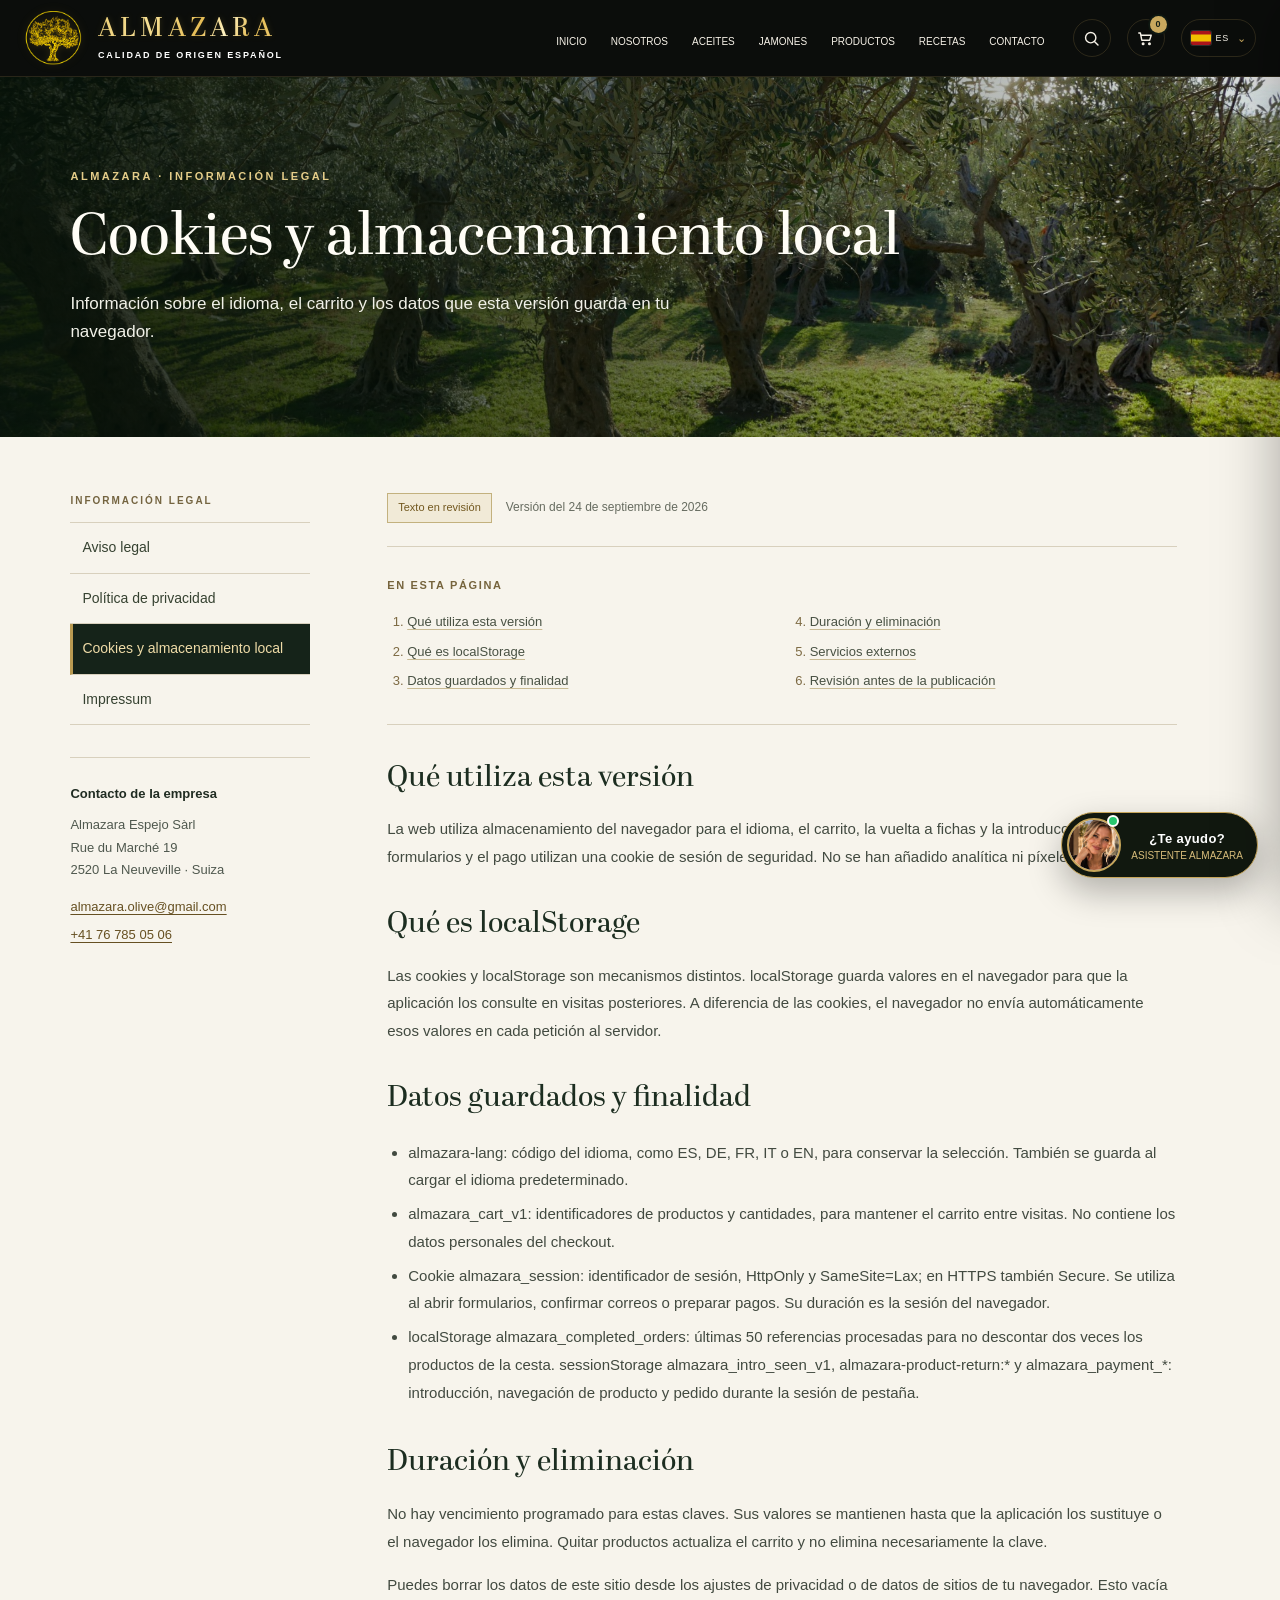
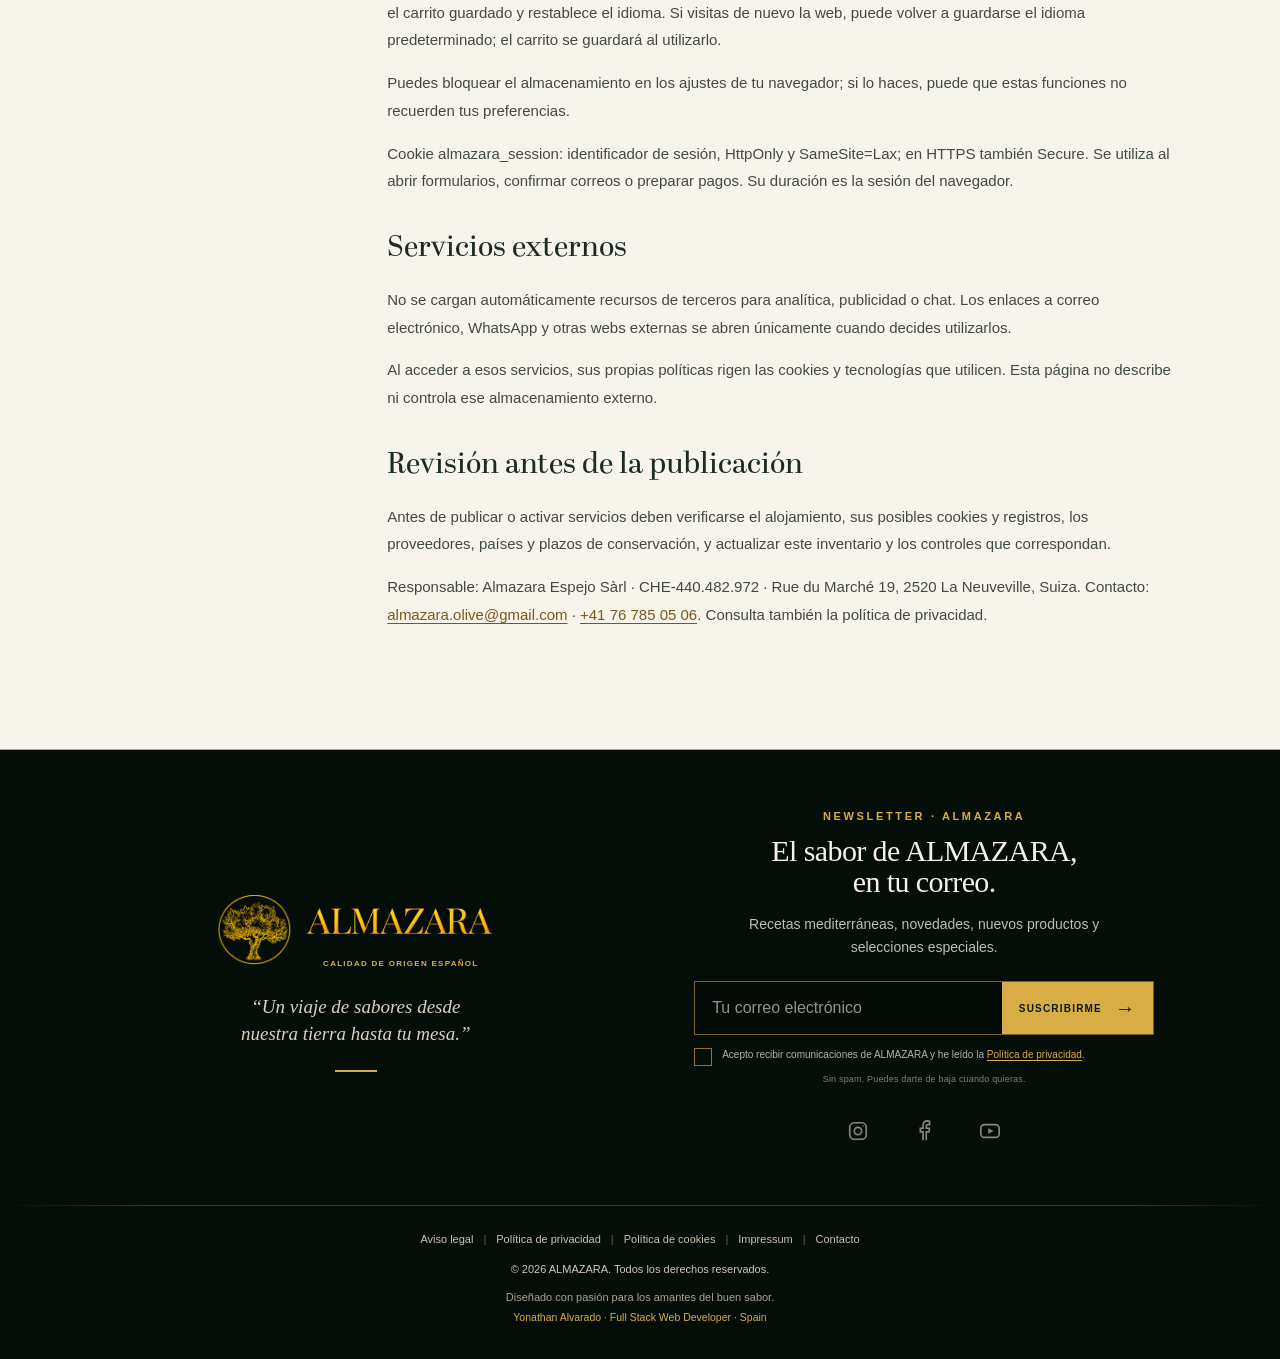
<file: cookies.html>
<!doctype html>
<html lang="es">
<head><meta charset="utf-8"/><meta content="width=device-width,initial-scale=1" name="viewport"/><title>Cookies y almacenamiento local · ALMAZARA</title><link href="assets/css/style.css?v=20261006-asistente" rel="stylesheet"/><link href="assets/css/responsive-v2.css" rel="stylesheet"/><link href="assets/css/shop.css" rel="stylesheet"/><link href="assets/css/mobile-global.css" rel="stylesheet"/><link href="assets/css/revision.css?v=20260925-jamon-blanco" rel="stylesheet"/><link rel="stylesheet" href="assets/css/premium-motion.css?v=20260924-gold-values"/><meta name="robots" content="noindex,follow"/><link rel="stylesheet" href="assets/css/legal-pages.css?v=20260924-legal"/><meta name="description" content="Información sobre el idioma, el carrito y los datos que esta versión guarda en tu navegador."/><link rel="stylesheet" href="assets/css/footer-centered.css?v=20260925"/><link rel="stylesheet" href="assets/css/mobile-unified.css?v=20260925-responsive"/>
<link rel="stylesheet" href="assets/css/oil-pricing.css?v=20261007-modal"/>
<link rel="stylesheet" href="assets/css/product-modal.css?v=20261007-modal"/><link rel="stylesheet" href="assets/css/product-interactions.css?v=20261008-experience"/><link rel="stylesheet" href="assets/css/launch-ready.css?v=20261008-intro-fullscreen"/></head>
<body class="legal-page" data-legal-page="cookies">
<a class="legal-skip" href="#legal-content" data-legal-ui="skip">Saltar al contenido</a>
<header class="site-header"><div class="container nav">
<a aria-label="ALMAZARA · Inicio" class="brand brand-logo" href="index.html"><img alt="" class="brand-symbol" src="assets/img/optimized/logo-almazara.webp"/><span class="brand-word"><span class="brand-wordmark-text">ALMAZARA</span><small>CALIDAD DE ORIGEN ESPAÑOL</small></span></a>
<nav class="nav-links"><a class="" href="index.html">INICIO</a><a class="" href="nosotros.html">NOSOTROS</a><a class="" href="aceites.html">ACEITES</a><a class="" href="jamones.html">JAMONES</a><a class="" href="productos.html">PRODUCTOS</a><a class="" href="recetas.html">RECETAS</a><a class="" href="contacto.html">CONTACTO</a></nav><div class="nav-tools premium-tools">
<button aria-label="Buscar" class="head-tool search-trigger" type="button"><span class="tool-icon" aria-hidden="true"><svg viewBox="0 0 24 24"><circle cx="11" cy="11" r="6.5"></circle><path d="M16 16l4.2 4.2"></path></svg></span></button>
<button aria-label="Abrir cesta" class="head-tool cart-trigger" type="button"><span class="tool-icon" aria-hidden="true"><svg viewBox="0 0 24 24"><path d="M3.5 5h2l1.8 9.1h9.9l2-6.2H7"></path><circle cx="9" cy="18.5" r="1"></circle><circle cx="17" cy="18.5" r="1"></circle></svg></span><span class="cart-count">0</span></button>
<div class="lang-switch"><button aria-expanded="false" aria-haspopup="true" class="head-tool lang-trigger" type="button"><img class="lang-flag" src="assets/flags/es.svg" alt="" aria-hidden="true"/><span class="lang-code">ES</span><span class="chev">⌄</span></button><div class="lang-menu" role="menu"><button class="active" data-lang="ES"><img class="menu-flag" src="assets/flags/es.svg" alt="" aria-hidden="true"/><span class="menu-code">ES</span><small>Español</small><b>✓</b></button><button data-lang="DE"><img class="menu-flag" src="assets/flags/de.svg" alt="" aria-hidden="true"/><span class="menu-code">DE</span><small>Deutsch</small></button><button data-lang="FR"><img class="menu-flag" src="assets/flags/fr.svg" alt="" aria-hidden="true"/><span class="menu-code">FR</span><small>Français</small></button><button data-lang="IT"><img class="menu-flag" src="assets/flags/it.svg" alt="" aria-hidden="true"/><span class="menu-code">IT</span><small>Italiano</small></button><button data-lang="EN"><img class="menu-flag" src="assets/flags/en.svg" alt="" aria-hidden="true"/><span class="menu-code">EN</span><small>English</small></button></div></div>
</div>
</div></header>
<main class="legal-main" id="legal-content" tabindex="-1">
<section class="legal-hero" aria-labelledby="legal-title">
<div class="legal-hero-media"><img src="assets/img/aceites-hero-olivar-pexels.jpg" alt="" fetchpriority="high" width="2048" height="1024"/></div>
<div class="legal-hero-copy">
<p class="legal-kicker" data-legal-ui="kicker">ALMAZARA · Información legal</p>
<h1 id="legal-title">Cookies y almacenamiento local</h1>
<p class="legal-hero-intro">Información sobre el idioma, el carrito y los datos que esta versión guarda en tu navegador.</p>
</div>
</section>
<div class="legal-layout">
<aside class="legal-sidebar">
<p class="legal-sidebar-label" data-legal-ui="documents">Información legal</p>
<nav class="legal-document-nav" aria-label="Información legal"><a href="aviso-legal.html">Aviso legal</a><a href="privacidad.html">Política de privacidad</a><a href="cookies.html" aria-current="page">Cookies y almacenamiento local</a><a href="impressum.html">Impressum</a></nav>
<div class="legal-contact-card"><strong data-legal-ui="contact">Contacto de la empresa</strong>
<address>Almazara Espejo Sàrl<br/>Rue du Marché 19<br/>2520 La Neuveville · <span data-legal-ui="country">Suiza</span></address>
<a href="mailto:almazara.olive@gmail.com">almazara.olive@gmail.com</a>
<a href="tel:+41767850506">+41 76 785 05 06</a>
</div>
</aside>
<article class="legal-document" aria-labelledby="legal-title">
<div class="legal-meta"><span class="legal-review" data-legal-ui="review">Texto en revisión</span><time datetime="2026-09-24" data-legal-ui="date">Versión del 24 de septiembre de 2026</time></div>
<nav class="legal-toc" aria-label="En esta página"><h2 data-legal-ui="contents">En esta página</h2><ol><li><a href="#section-1">Qué utiliza esta versión</a></li><li><a href="#section-2">Qué es localStorage</a></li><li><a href="#section-3">Datos guardados y finalidad</a></li><li><a href="#section-4">Duración y eliminación</a></li><li><a href="#section-5">Servicios externos</a></li><li><a href="#section-6">Revisión antes de la publicación</a></li></ol></nav>
<div id="legal-sections"><section class="legal-section" id="section-1"><h2>Qué utiliza esta versión</h2><p>La web utiliza almacenamiento del navegador para el idioma, el carrito, la vuelta a fichas y la introducción. Los formularios y el pago utilizan una cookie de sesión de seguridad. No se han añadido analítica ni píxeles publicitarios.</p></section><section class="legal-section" id="section-2"><h2>Qué es localStorage</h2><p>Las cookies y localStorage son mecanismos distintos. localStorage guarda valores en el navegador para que la aplicación los consulte en visitas posteriores. A diferencia de las cookies, el navegador no envía automáticamente esos valores en cada petición al servidor.</p></section><section class="legal-section" id="section-3"><h2>Datos guardados y finalidad</h2><ul><li>almazara-lang: código del idioma, como ES, DE, FR, IT o EN, para conservar la selección. También se guarda al cargar el idioma predeterminado.</li><li>almazara_cart_v1: identificadores de productos y cantidades, para mantener el carrito entre visitas. No contiene los datos personales del checkout.</li><li>Cookie almazara_session: identificador de sesión, HttpOnly y SameSite=Lax; en HTTPS también Secure. Se utiliza al abrir formularios, confirmar correos o preparar pagos. Su duración es la sesión del navegador.</li><li>localStorage almazara_completed_orders: últimas 50 referencias procesadas para no descontar dos veces los productos de la cesta. sessionStorage almazara_intro_seen_v1, almazara-product-return:* y almazara_payment_*: introducción, navegación de producto y pedido durante la sesión de pestaña.</li></ul></section><section class="legal-section" id="section-4"><h2>Duración y eliminación</h2><p>No hay vencimiento programado para estas claves. Sus valores se mantienen hasta que la aplicación los sustituye o el navegador los elimina. Quitar productos actualiza el carrito y no elimina necesariamente la clave.</p><p>Puedes borrar los datos de este sitio desde los ajustes de privacidad o de datos de sitios de tu navegador. Esto vacía el carrito guardado y restablece el idioma. Si visitas de nuevo la web, puede volver a guardarse el idioma predeterminado; el carrito se guardará al utilizarlo.</p><p>Puedes bloquear el almacenamiento en los ajustes de tu navegador; si lo haces, puede que estas funciones no recuerden tus preferencias.</p><p>Cookie almazara_session: identificador de sesión, HttpOnly y SameSite=Lax; en HTTPS también Secure. Se utiliza al abrir formularios, confirmar correos o preparar pagos. Su duración es la sesión del navegador.</p></section><section class="legal-section" id="section-5"><h2>Servicios externos</h2><p>No se cargan automáticamente recursos de terceros para analítica, publicidad o chat. Los enlaces a correo electrónico, WhatsApp y otras webs externas se abren únicamente cuando decides utilizarlos.</p><p>Al acceder a esos servicios, sus propias políticas rigen las cookies y tecnologías que utilicen. Esta página no describe ni controla ese almacenamiento externo.</p></section><section class="legal-section" id="section-6"><h2>Revisión antes de la publicación</h2><p>Antes de publicar o activar servicios deben verificarse el alojamiento, sus posibles cookies y registros, los proveedores, países y plazos de conservación, y actualizar este inventario y los controles que correspondan.</p><p>Responsable: Almazara Espejo Sàrl · CHE-440.482.972 · Rue du Marché 19, 2520 La Neuveville, Suiza. Contacto: almazara.olive@gmail.com · +41 76 785 05 06. Consulta también la política de privacidad.</p></section></div>
</article>
</div>
</main>
<footer class="site-footer site-footer-premium footer-enterprise footer-centered">
<div class="container footer-enterprise-main">
<div class="footer-enterprise-brand">
<a aria-label="ALMAZARA · Inicio" class="footer-brand" href="index.html">
<img alt="" class="footer-symbol" src="assets/img/optimized/logo-almazara.webp"/>
<span>
<img alt="ALMAZARA" class="footer-wordmark" src="assets/img/optimized/almazara-wordmark.webp"/>
<small>CALIDAD DE ORIGEN ESPAÑOL</small>
</span>
</a>
<p class="footer-brand-claim">“Un viaje de sabores desde nuestra tierra hasta tu mesa.”</p>
<span aria-hidden="true" class="footer-brand-line"></span>
</div>
<div class="footer-enterprise-newsletter footer-newsletter-premium">
<span class="newsletter-kicker">NEWSLETTER · ALMAZARA</span>
<h3>El sabor de ALMAZARA,<br/>en tu correo.</h3>
<p>Recetas mediterráneas, novedades, nuevos productos y selecciones especiales.</p>
<form action="#" class="footer-newsletter-form newsletter-live-form" novalidate="">
<label class="sr-only" for="footer-email-enterprise">Tu correo electrónico</label>
<div class="newsletter-input-row">
<input id="footer-email-enterprise" placeholder="Tu correo electrónico" required="" type="email"/>
<button aria-label="Suscribirme" type="submit"><span>SUSCRIBIRME</span><b>→</b></button>
</div>
<label class="newsletter-consent"><input required="" type="checkbox"/><span>Acepto recibir comunicaciones de ALMAZARA y he leído la <a href="privacidad.html">Política de privacidad</a>.</span></label>
<p class="newsletter-note">Sin spam. Puedes darte de baja cuando quieras.</p>
<div aria-live="polite" class="newsletter-success" role="status"></div>
</form>
<div aria-label="Redes sociales" class="footer-enterprise-socials">
<a aria-label="Instagram" data-social="instagram" aria-disabled="true"><svg viewBox="0 0 24 24" aria-hidden="true"><rect x="3" y="3" width="18" height="18" rx="5"/><circle cx="12" cy="12" r="4"/><circle cx="17.5" cy="6.5" r=".8" fill="currentColor" stroke="none"/></svg></a>
<a aria-label="Facebook" data-social="facebook" aria-disabled="true"><svg viewBox="0 0 24 24" aria-hidden="true"><path d="M14.5 22v-9h3l.5-4h-3.5V7c0-1 .3-2 2-2H18V1.4A20 20 0 0 0 15.4 1C12.8 1 11 2.7 11 6v3H8v4h3v9"/></svg></a>
<a aria-label="Youtube" data-social="youtube" aria-disabled="true"><svg viewBox="0 0 24 24" aria-hidden="true"><rect x="2" y="5" width="20" height="14" rx="4"/><path d="m10 9 6 3-6 3z" fill="currentColor" stroke="none"/></svg></a>
</div>
</div>
</div>
<div class="footer-enterprise-rule"></div>
<div class="container footer-enterprise-bottom">
<p class="footer-enterprise-copy">© 2026 ALMAZARA. Todos los derechos reservados.</p>
<nav aria-label="Información legal" class="footer-enterprise-legal">
<a href="aviso-legal.html">Aviso legal</a><span aria-hidden="true">|</span>
<a href="privacidad.html">Política de privacidad</a><span aria-hidden="true">|</span>
<a href="cookies.html">Política de cookies</a><span aria-hidden="true">|</span>
<a href="impressum.html">Impressum</a><span aria-hidden="true">|</span>
<a href="contacto.html">Contacto</a>
</nav>
<div class="footer-enterprise-credit">
<span>Diseñado con pasión para los amantes del buen sabor.</span>
<a href="https://www.instagram.com/techantoni/" rel="noopener" target="_blank">Yonathan Alvarado · Full Stack Web Developer · Spain</a>
</div>
</div>
</footer>
<script src="assets/js/app.js?v=20261008-launch"></script>
<script src="assets/js/catalog.js?v=20261008-experience"></script>
<script src="assets/js/shop.js?v=20261008-experience"></script>
<script src="assets/js/i18n.js?v=20261008-launch"></script>
<script src="assets/js/legal-content.js?v=20261008-launch"></script>
<script src="assets/js/legal-pages.js?v=20260924-legal"></script>
<script src="assets/js/premium-motion.js?v=20260924-legal"></script>
<script src="assets/js/product-navigation.js?v=20261008-experience"></script><script src="assets/js/product-modal.js?v=20261008-experience"></script><script src="assets/js/site-config.js?v=20261008-launch"></script><script src="assets/js/touch-intro.js?v=20261008-intro-fullscreen"></script><script src="assets/js/connected-forms.js?v=20261008-launch"></script></body>
</html>
</file>
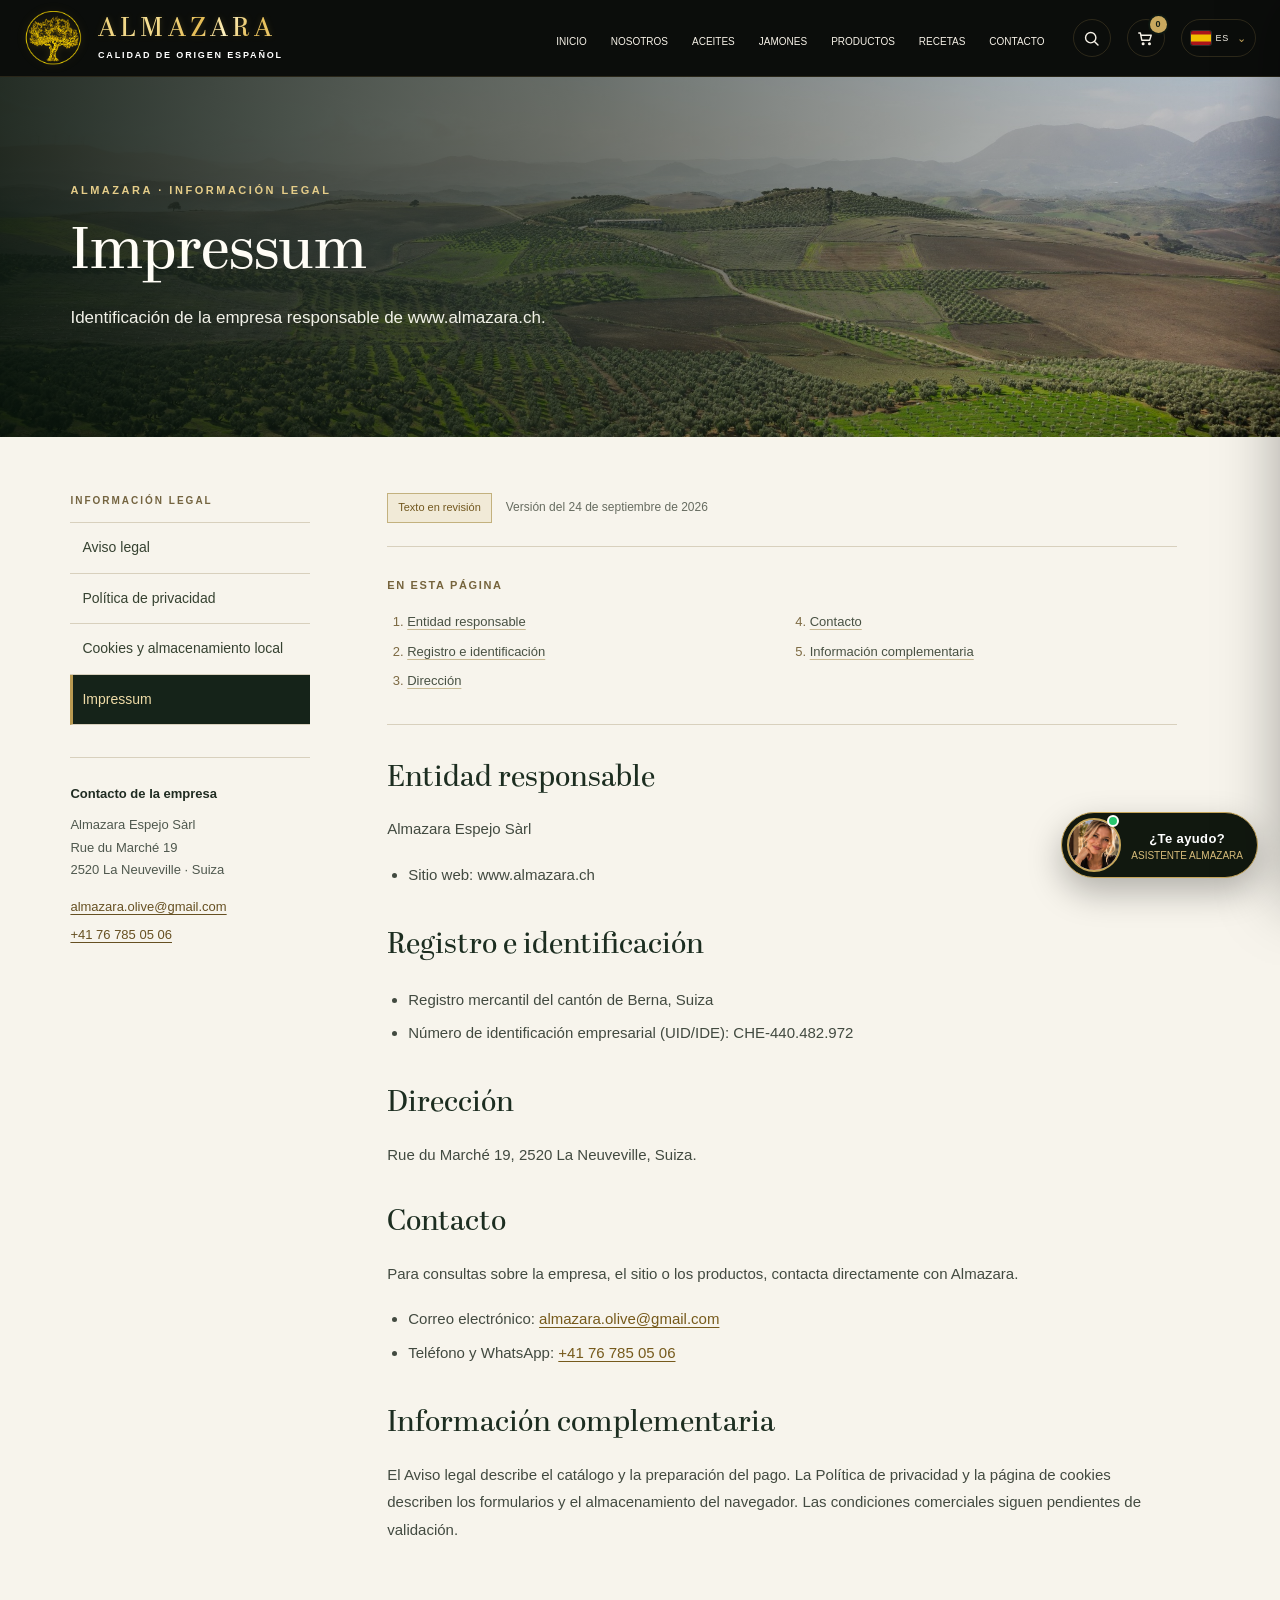
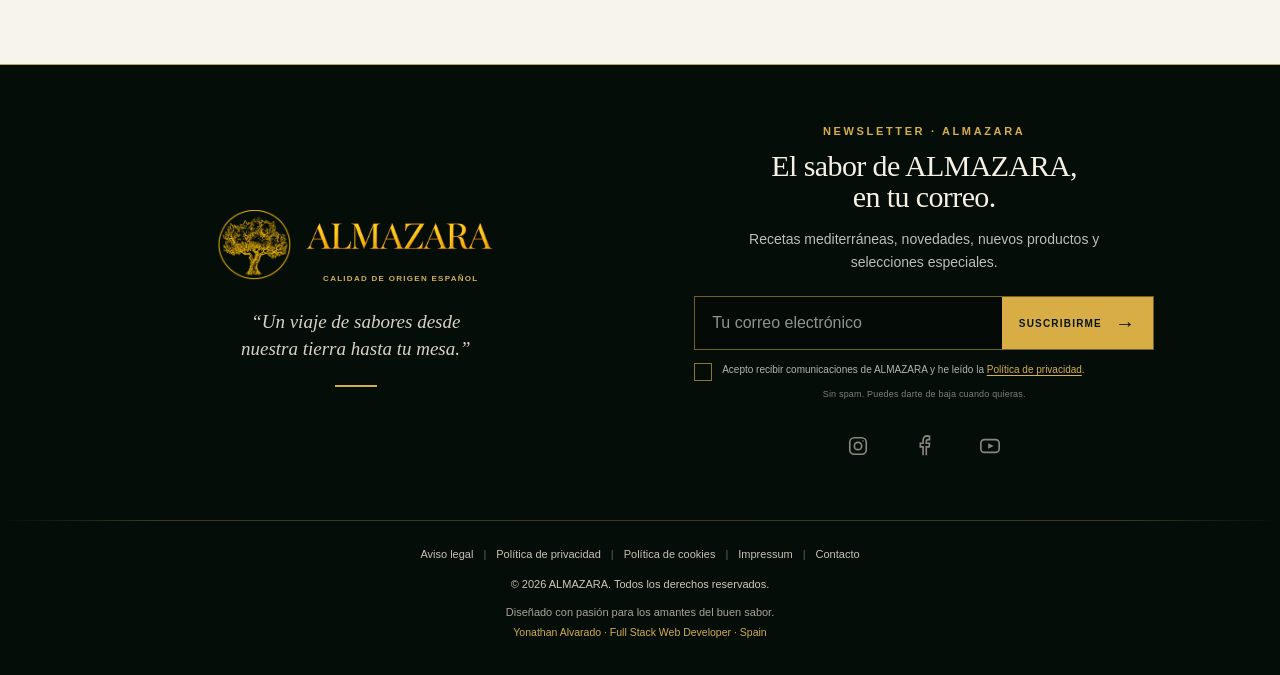
<file: impressum.html>
<!doctype html>
<html lang="es">
<head><meta charset="utf-8"/><meta content="width=device-width,initial-scale=1" name="viewport"/><title>Impressum · ALMAZARA</title><link href="assets/css/style.css?v=20261006-asistente" rel="stylesheet"/><link href="assets/css/responsive-v2.css" rel="stylesheet"/><link href="assets/css/shop.css" rel="stylesheet"/><link href="assets/css/mobile-global.css" rel="stylesheet"/><link href="assets/css/revision.css?v=20260925-jamon-blanco" rel="stylesheet"/><link rel="stylesheet" href="assets/css/premium-motion.css?v=20260924-gold-values"/><meta name="robots" content="noindex,follow"/><link rel="stylesheet" href="assets/css/legal-pages.css?v=20260924-legal"/><meta name="description" content="Identificación de la empresa responsable de www.almazara.ch."/><link rel="stylesheet" href="assets/css/footer-centered.css?v=20260925"/><link rel="stylesheet" href="assets/css/mobile-unified.css?v=20260925-responsive"/>
<link rel="stylesheet" href="assets/css/oil-pricing.css?v=20261007-modal"/>
<link rel="stylesheet" href="assets/css/product-modal.css?v=20261007-modal"/><link rel="stylesheet" href="assets/css/product-interactions.css?v=20261008-experience"/><link rel="stylesheet" href="assets/css/launch-ready.css?v=20261008-intro-fullscreen"/></head>
<body class="legal-page" data-legal-page="impressum">
<a class="legal-skip" href="#legal-content" data-legal-ui="skip">Saltar al contenido</a>
<header class="site-header"><div class="container nav">
<a aria-label="ALMAZARA · Inicio" class="brand brand-logo" href="index.html"><img alt="" class="brand-symbol" src="assets/img/optimized/logo-almazara.webp"/><span class="brand-word"><span class="brand-wordmark-text">ALMAZARA</span><small>CALIDAD DE ORIGEN ESPAÑOL</small></span></a>
<nav class="nav-links"><a class="" href="index.html">INICIO</a><a class="" href="nosotros.html">NOSOTROS</a><a class="" href="aceites.html">ACEITES</a><a class="" href="jamones.html">JAMONES</a><a class="" href="productos.html">PRODUCTOS</a><a class="" href="recetas.html">RECETAS</a><a class="" href="contacto.html">CONTACTO</a></nav><div class="nav-tools premium-tools">
<button aria-label="Buscar" class="head-tool search-trigger" type="button"><span class="tool-icon" aria-hidden="true"><svg viewBox="0 0 24 24"><circle cx="11" cy="11" r="6.5"></circle><path d="M16 16l4.2 4.2"></path></svg></span></button>
<button aria-label="Abrir cesta" class="head-tool cart-trigger" type="button"><span class="tool-icon" aria-hidden="true"><svg viewBox="0 0 24 24"><path d="M3.5 5h2l1.8 9.1h9.9l2-6.2H7"></path><circle cx="9" cy="18.5" r="1"></circle><circle cx="17" cy="18.5" r="1"></circle></svg></span><span class="cart-count">0</span></button>
<div class="lang-switch"><button aria-expanded="false" aria-haspopup="true" class="head-tool lang-trigger" type="button"><img class="lang-flag" src="assets/flags/es.svg" alt="" aria-hidden="true"/><span class="lang-code">ES</span><span class="chev">⌄</span></button><div class="lang-menu" role="menu"><button class="active" data-lang="ES"><img class="menu-flag" src="assets/flags/es.svg" alt="" aria-hidden="true"/><span class="menu-code">ES</span><small>Español</small><b>✓</b></button><button data-lang="DE"><img class="menu-flag" src="assets/flags/de.svg" alt="" aria-hidden="true"/><span class="menu-code">DE</span><small>Deutsch</small></button><button data-lang="FR"><img class="menu-flag" src="assets/flags/fr.svg" alt="" aria-hidden="true"/><span class="menu-code">FR</span><small>Français</small></button><button data-lang="IT"><img class="menu-flag" src="assets/flags/it.svg" alt="" aria-hidden="true"/><span class="menu-code">IT</span><small>Italiano</small></button><button data-lang="EN"><img class="menu-flag" src="assets/flags/en.svg" alt="" aria-hidden="true"/><span class="menu-code">EN</span><small>English</small></button></div></div>
</div>
</div></header>
<main class="legal-main" id="legal-content" tabindex="-1">
<section class="legal-hero" aria-labelledby="legal-title">
<div class="legal-hero-media"><img src="assets/img/about-banner-olivares-real.jpg" alt="" fetchpriority="high" width="2048" height="1024"/></div>
<div class="legal-hero-copy">
<p class="legal-kicker" data-legal-ui="kicker">ALMAZARA · Información legal</p>
<h1 id="legal-title">Impressum</h1>
<p class="legal-hero-intro">Identificación de la empresa responsable de www.almazara.ch.</p>
</div>
</section>
<div class="legal-layout">
<aside class="legal-sidebar">
<p class="legal-sidebar-label" data-legal-ui="documents">Información legal</p>
<nav class="legal-document-nav" aria-label="Información legal"><a href="aviso-legal.html">Aviso legal</a><a href="privacidad.html">Política de privacidad</a><a href="cookies.html">Cookies y almacenamiento local</a><a href="impressum.html" aria-current="page">Impressum</a></nav>
<div class="legal-contact-card"><strong data-legal-ui="contact">Contacto de la empresa</strong>
<address>Almazara Espejo Sàrl<br/>Rue du Marché 19<br/>2520 La Neuveville · <span data-legal-ui="country">Suiza</span></address>
<a href="mailto:almazara.olive@gmail.com">almazara.olive@gmail.com</a>
<a href="tel:+41767850506">+41 76 785 05 06</a>
</div>
</aside>
<article class="legal-document" aria-labelledby="legal-title">
<div class="legal-meta"><span class="legal-review" data-legal-ui="review">Texto en revisión</span><time datetime="2026-09-24" data-legal-ui="date">Versión del 24 de septiembre de 2026</time></div>
<nav class="legal-toc" aria-label="En esta página"><h2 data-legal-ui="contents">En esta página</h2><ol><li><a href="#section-1">Entidad responsable</a></li><li><a href="#section-2">Registro e identificación</a></li><li><a href="#section-3">Dirección</a></li><li><a href="#section-4">Contacto</a></li><li><a href="#section-5">Información complementaria</a></li></ol></nav>
<div id="legal-sections"><section class="legal-section" id="section-1"><h2>Entidad responsable</h2><p>Almazara Espejo Sàrl</p><ul><li>Sitio web: www.almazara.ch</li></ul></section><section class="legal-section" id="section-2"><h2>Registro e identificación</h2><ul><li>Registro mercantil del cantón de Berna, Suiza</li><li>Número de identificación empresarial (UID/IDE): CHE-440.482.972</li></ul></section><section class="legal-section" id="section-3"><h2>Dirección</h2><p>Rue du Marché 19, 2520 La Neuveville, Suiza.</p></section><section class="legal-section" id="section-4"><h2>Contacto</h2><p>Para consultas sobre la empresa, el sitio o los productos, contacta directamente con Almazara.</p><ul><li>Correo electrónico: almazara.olive@gmail.com</li><li>Teléfono y WhatsApp: +41 76 785 05 06</li></ul></section><section class="legal-section" id="section-5"><h2>Información complementaria</h2><p>El Aviso legal describe el catálogo y la preparación del pago. La Política de privacidad y la página de cookies describen los formularios y el almacenamiento del navegador. Las condiciones comerciales siguen pendientes de validación.</p></section></div>
</article>
</div>
</main>
<footer class="site-footer site-footer-premium footer-enterprise footer-centered">
<div class="container footer-enterprise-main">
<div class="footer-enterprise-brand">
<a aria-label="ALMAZARA · Inicio" class="footer-brand" href="index.html">
<img alt="" class="footer-symbol" src="assets/img/optimized/logo-almazara.webp"/>
<span>
<img alt="ALMAZARA" class="footer-wordmark" src="assets/img/optimized/almazara-wordmark.webp"/>
<small>CALIDAD DE ORIGEN ESPAÑOL</small>
</span>
</a>
<p class="footer-brand-claim">“Un viaje de sabores desde nuestra tierra hasta tu mesa.”</p>
<span aria-hidden="true" class="footer-brand-line"></span>
</div>
<div class="footer-enterprise-newsletter footer-newsletter-premium">
<span class="newsletter-kicker">NEWSLETTER · ALMAZARA</span>
<h3>El sabor de ALMAZARA,<br/>en tu correo.</h3>
<p>Recetas mediterráneas, novedades, nuevos productos y selecciones especiales.</p>
<form action="#" class="footer-newsletter-form newsletter-live-form" novalidate="">
<label class="sr-only" for="footer-email-enterprise">Tu correo electrónico</label>
<div class="newsletter-input-row">
<input id="footer-email-enterprise" placeholder="Tu correo electrónico" required="" type="email"/>
<button aria-label="Suscribirme" type="submit"><span>SUSCRIBIRME</span><b>→</b></button>
</div>
<label class="newsletter-consent"><input required="" type="checkbox"/><span>Acepto recibir comunicaciones de ALMAZARA y he leído la <a href="privacidad.html">Política de privacidad</a>.</span></label>
<p class="newsletter-note">Sin spam. Puedes darte de baja cuando quieras.</p>
<div aria-live="polite" class="newsletter-success" role="status"></div>
</form>
<div aria-label="Redes sociales" class="footer-enterprise-socials">
<a aria-label="Instagram" data-social="instagram" aria-disabled="true"><svg viewBox="0 0 24 24" aria-hidden="true"><rect x="3" y="3" width="18" height="18" rx="5"/><circle cx="12" cy="12" r="4"/><circle cx="17.5" cy="6.5" r=".8" fill="currentColor" stroke="none"/></svg></a>
<a aria-label="Facebook" data-social="facebook" aria-disabled="true"><svg viewBox="0 0 24 24" aria-hidden="true"><path d="M14.5 22v-9h3l.5-4h-3.5V7c0-1 .3-2 2-2H18V1.4A20 20 0 0 0 15.4 1C12.8 1 11 2.7 11 6v3H8v4h3v9"/></svg></a>
<a aria-label="Youtube" data-social="youtube" aria-disabled="true"><svg viewBox="0 0 24 24" aria-hidden="true"><rect x="2" y="5" width="20" height="14" rx="4"/><path d="m10 9 6 3-6 3z" fill="currentColor" stroke="none"/></svg></a>
</div>
</div>
</div>
<div class="footer-enterprise-rule"></div>
<div class="container footer-enterprise-bottom">
<p class="footer-enterprise-copy">© 2026 ALMAZARA. Todos los derechos reservados.</p>
<nav aria-label="Información legal" class="footer-enterprise-legal">
<a href="aviso-legal.html">Aviso legal</a><span aria-hidden="true">|</span>
<a href="privacidad.html">Política de privacidad</a><span aria-hidden="true">|</span>
<a href="cookies.html">Política de cookies</a><span aria-hidden="true">|</span>
<a href="impressum.html">Impressum</a><span aria-hidden="true">|</span>
<a href="contacto.html">Contacto</a>
</nav>
<div class="footer-enterprise-credit">
<span>Diseñado con pasión para los amantes del buen sabor.</span>
<a href="https://www.instagram.com/techantoni/" rel="noopener" target="_blank">Yonathan Alvarado · Full Stack Web Developer · Spain</a>
</div>
</div>
</footer>
<script src="assets/js/app.js?v=20261008-launch"></script>
<script src="assets/js/catalog.js?v=20261008-experience"></script>
<script src="assets/js/shop.js?v=20261008-experience"></script>
<script src="assets/js/i18n.js?v=20261008-launch"></script>
<script src="assets/js/legal-content.js?v=20261008-launch"></script>
<script src="assets/js/legal-pages.js?v=20260924-legal"></script>
<script src="assets/js/premium-motion.js?v=20260924-legal"></script>
<script src="assets/js/product-navigation.js?v=20261008-experience"></script><script src="assets/js/product-modal.js?v=20261008-experience"></script><script src="assets/js/site-config.js?v=20261008-launch"></script><script src="assets/js/touch-intro.js?v=20261008-intro-fullscreen"></script><script src="assets/js/connected-forms.js?v=20261008-launch"></script></body>
</html>
</file>
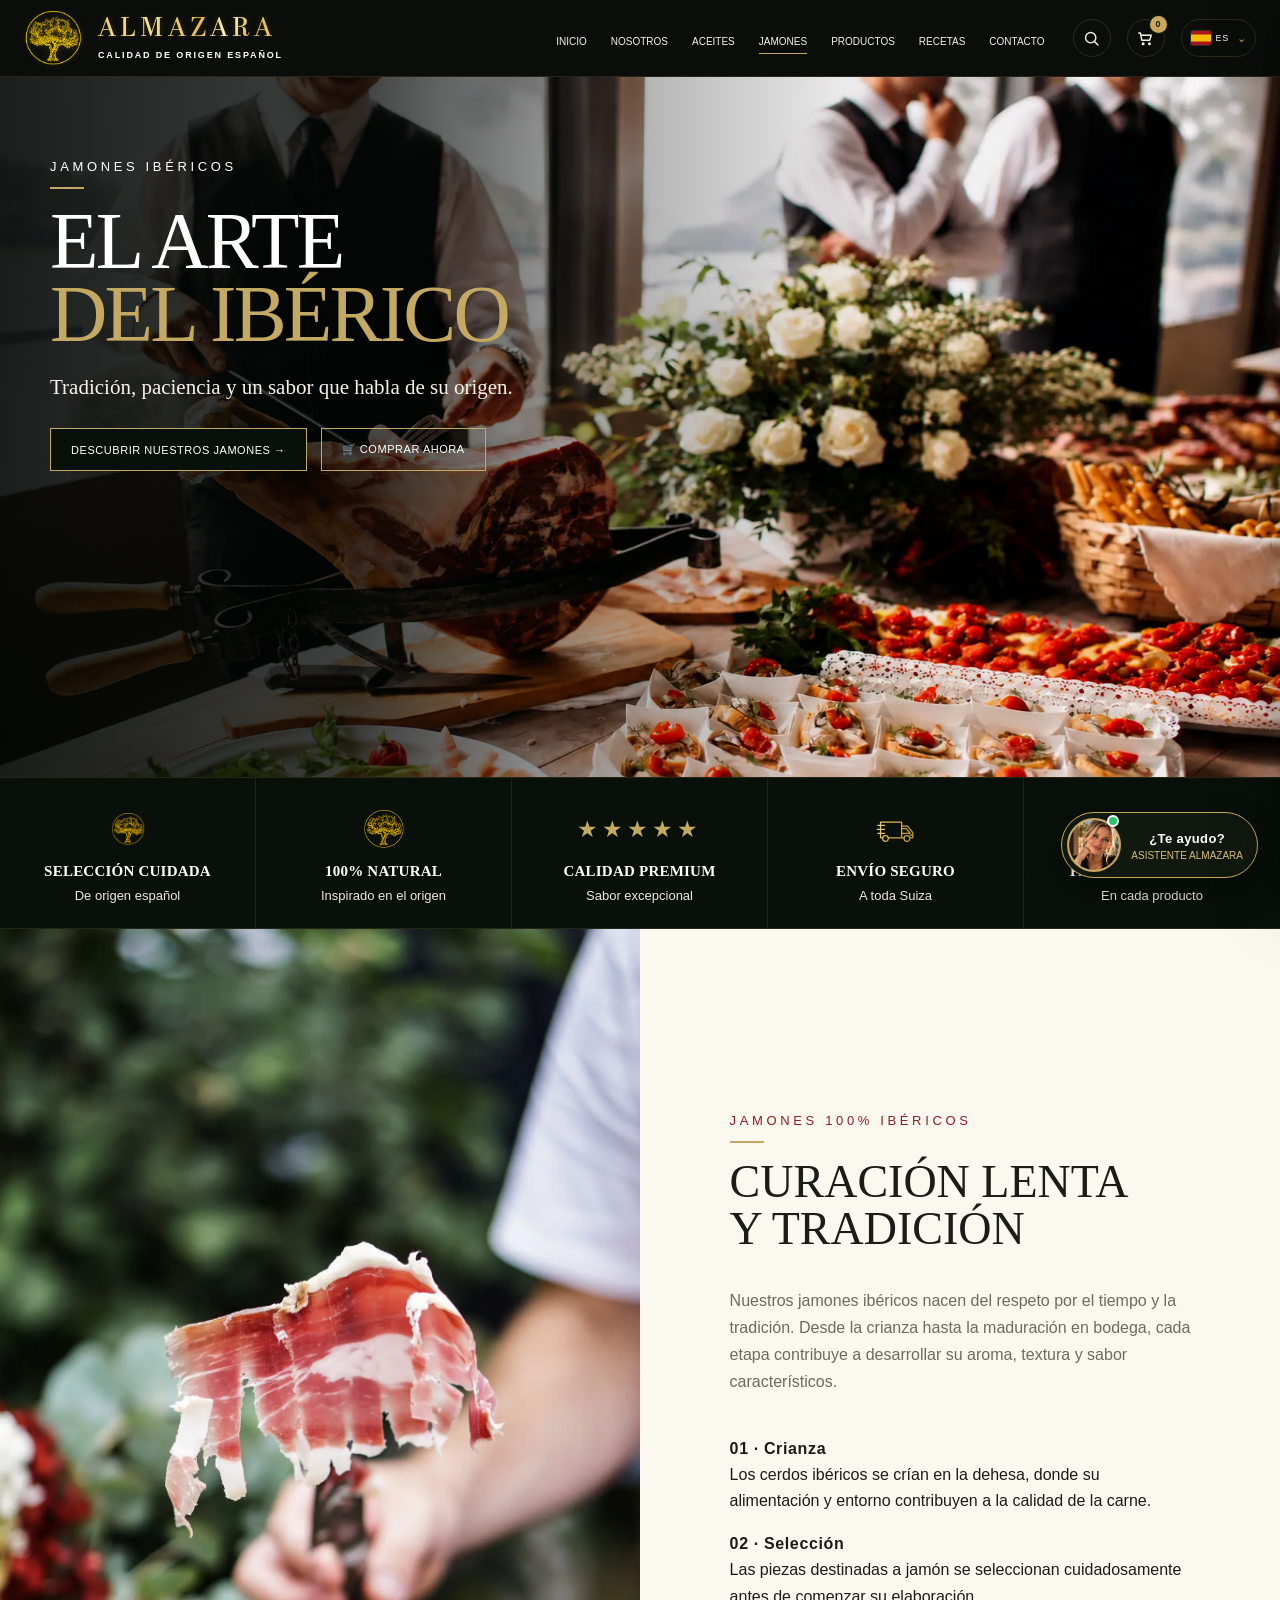
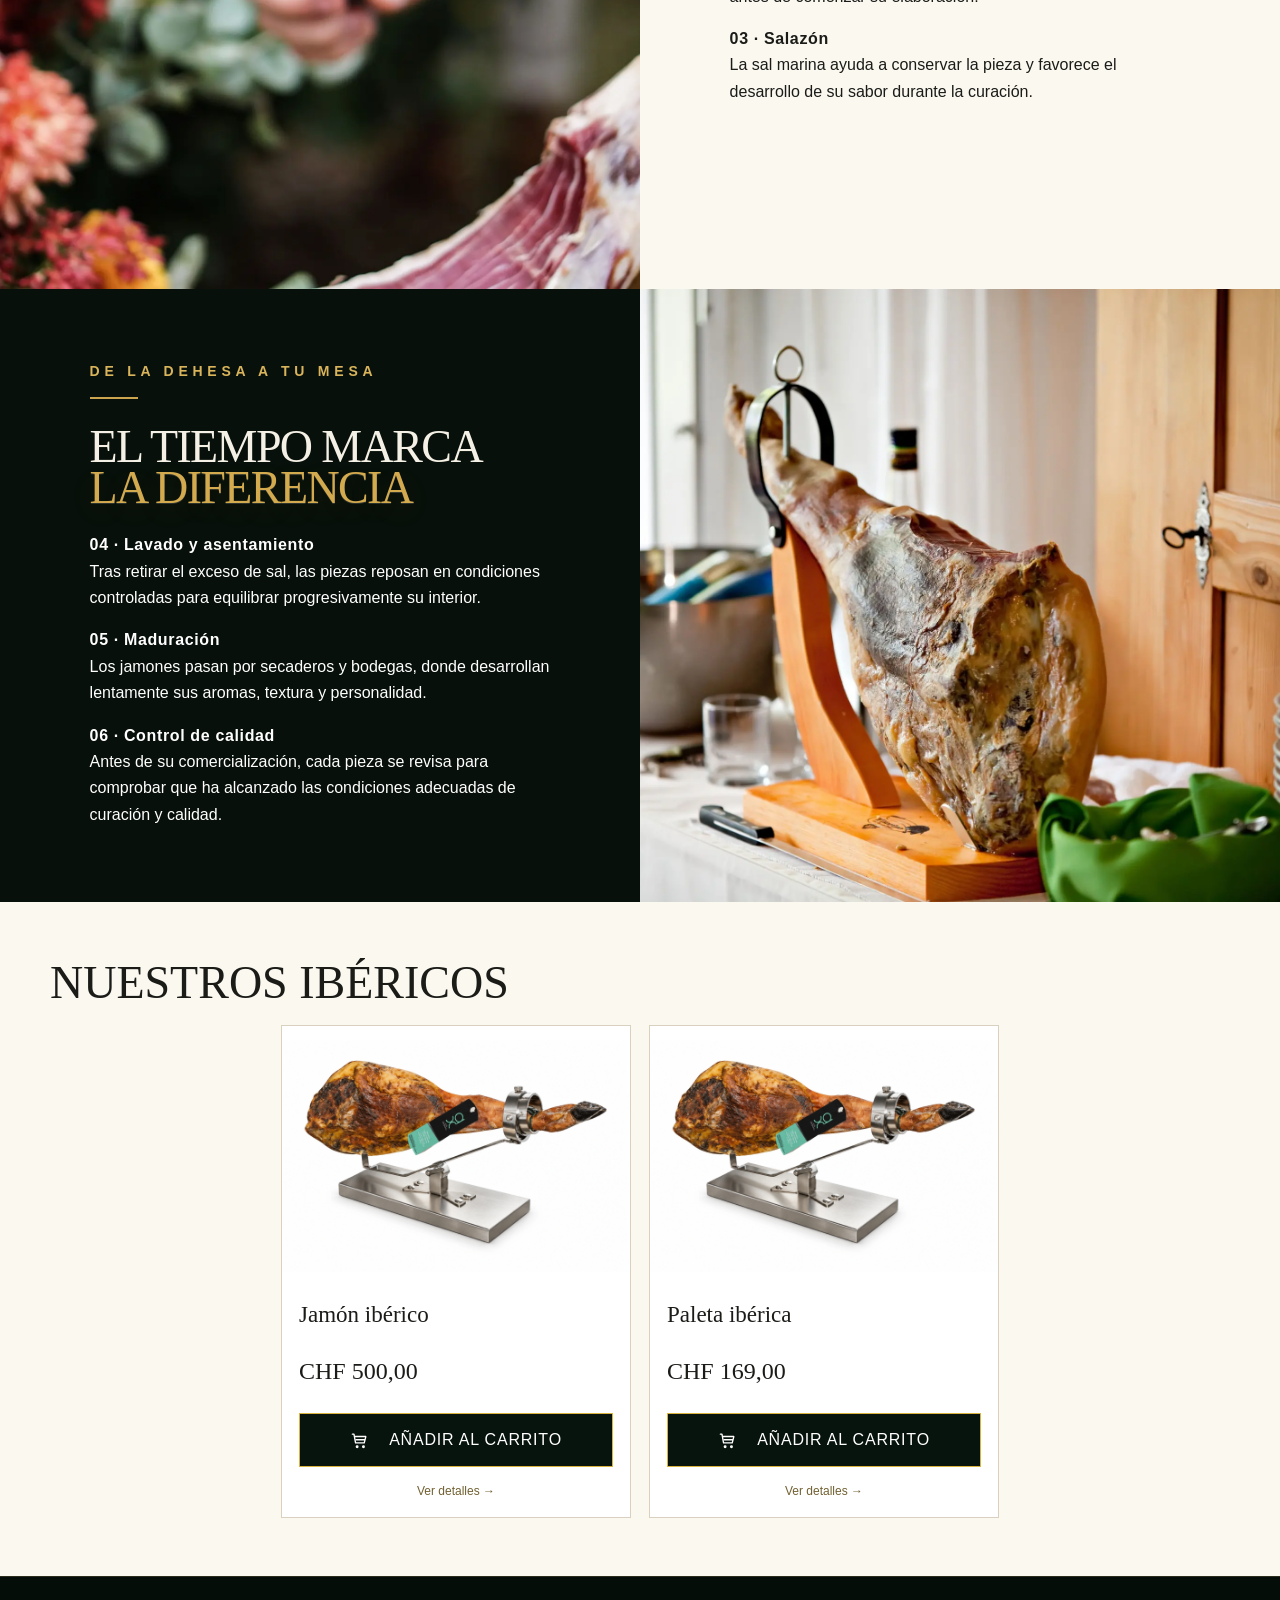
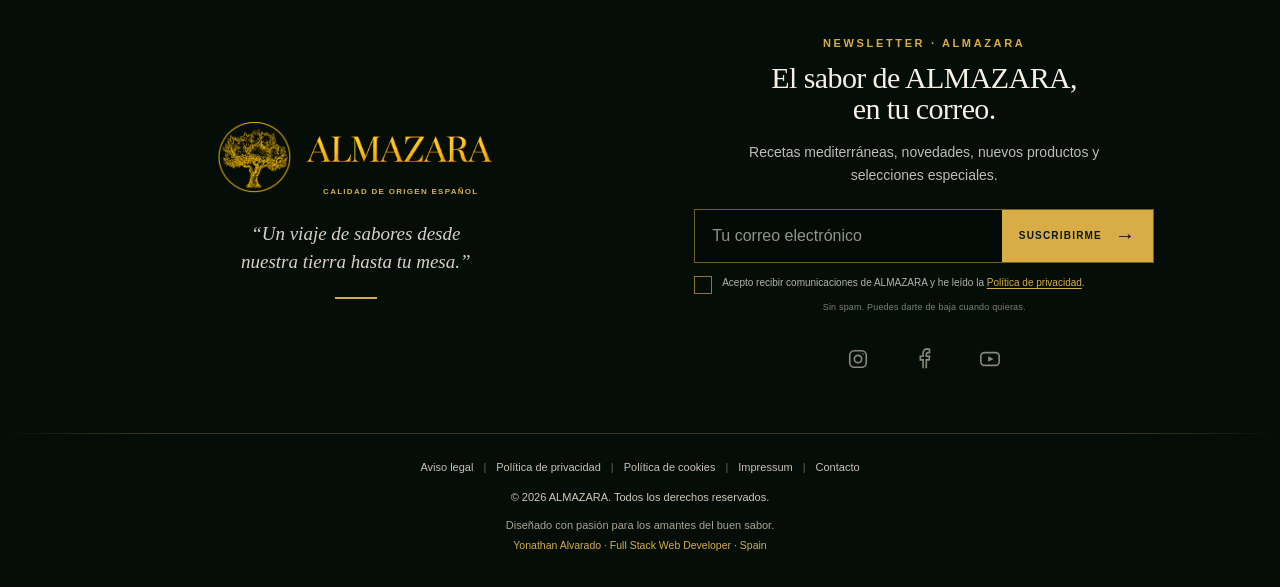
<file: jamones.html>
<!DOCTYPE html>

<html lang="es"><head><meta charset="utf-8"/><meta content="width=device-width,initial-scale=1" name="viewport"/><title>Jamones · ALMAZARA</title><link href="assets/css/style.css?v=20261006-asistente" rel="stylesheet"/><link href="assets/css/responsive-v2.css" rel="stylesheet"/><link href="assets/css/shop.css" rel="stylesheet"/><link href="assets/css/mobile-global.css" rel="stylesheet"/><link href="assets/css/revision.css?v=20260925-jamon-blanco" rel="stylesheet"/><link rel="stylesheet" href="assets/css/premium-motion.css?v=20260924-gold-values"/><link rel="stylesheet" href="assets/css/footer-centered.css?v=20260925"/><link rel="stylesheet" href="assets/css/mobile-unified.css?v=20260925-responsive"/>
<link rel="stylesheet" href="assets/css/oil-pricing.css?v=20261007-modal"/>
<link rel="stylesheet" href="assets/css/product-modal.css?v=20261007-modal"/><link rel="stylesheet" href="assets/css/product-interactions.css?v=20261008-experience"/><link rel="stylesheet" href="assets/css/launch-ready.css?v=20261008-intro-fullscreen"/></head><body class="values-home-style jamones-page"><header class="site-header"><div class="container nav">
<a aria-label="ALMAZARA · Inicio" class="brand brand-logo" href="index.html"><img alt="" class="brand-symbol" src="assets/img/optimized/logo-almazara.webp"/><span class="brand-word"><span class="brand-wordmark-text">ALMAZARA</span><small>CALIDAD DE ORIGEN ESPAÑOL</small></span></a>
<nav class="nav-links"><a class="" href="index.html">INICIO</a><a class="" href="nosotros.html">NOSOTROS</a><a class="" href="aceites.html">ACEITES</a><a class="active" href="jamones.html">JAMONES</a><a class="" href="productos.html">PRODUCTOS</a><a class="" href="recetas.html">RECETAS</a><a class="" href="contacto.html">CONTACTO</a></nav><div class="nav-tools premium-tools">
<button aria-label="Buscar" class="head-tool search-trigger" type="button"><span class="tool-icon" aria-hidden="true"><svg viewBox="0 0 24 24"><circle cx="11" cy="11" r="6.5"></circle><path d="M16 16l4.2 4.2"></path></svg></span></button>
<button aria-label="Abrir cesta" class="head-tool cart-trigger" type="button"><span class="tool-icon" aria-hidden="true"><svg viewBox="0 0 24 24"><path d="M3.5 5h2l1.8 9.1h9.9l2-6.2H7"></path><circle cx="9" cy="18.5" r="1"></circle><circle cx="17" cy="18.5" r="1"></circle></svg></span><span class="cart-count">0</span></button>
<div class="lang-switch"><button aria-expanded="false" aria-haspopup="true" class="head-tool lang-trigger" type="button"><img class="lang-flag" src="assets/flags/es.svg" alt="" aria-hidden="true"/><span class="lang-code">ES</span><span class="chev">⌄</span></button><div class="lang-menu" role="menu"><button class="active" data-lang="ES"><img class="menu-flag" src="assets/flags/es.svg" alt="" aria-hidden="true"/><span class="menu-code">ES</span><small>Español</small><b>✓</b></button><button data-lang="DE"><img class="menu-flag" src="assets/flags/de.svg" alt="" aria-hidden="true"/><span class="menu-code">DE</span><small>Deutsch</small></button><button data-lang="FR"><img class="menu-flag" src="assets/flags/fr.svg" alt="" aria-hidden="true"/><span class="menu-code">FR</span><small>Français</small></button><button data-lang="IT"><img class="menu-flag" src="assets/flags/it.svg" alt="" aria-hidden="true"/><span class="menu-code">IT</span><small>Italiano</small></button><button data-lang="EN"><img class="menu-flag" src="assets/flags/en.svg" alt="" aria-hidden="true"/><span class="menu-code">EN</span><small>English</small></button></div></div>
</div>
</div></header><section class="hero hero-anim jamones-hero-premium"><div class="hero-media"><img alt="Jamón ibérico cortado a mano" src="assets/img/optimized/jamones-hero-pexels-fidel.webp"/></div><div class="container hero-inner"><div class="hero-copy">
<div class="kicker">JAMONES IBÉRICOS</div><h1>EL ARTE<br/><span class="gold">DEL IBÉRICO</span></h1><p class="lead">Tradición, paciencia y un sabor que habla de su origen.</p><div class="cta-row"><a class="btn btn-dark" href="#main">DESCUBRIR NUESTROS JAMONES →</a><a class="btn" href="productos.html">🛒 COMPRAR AHORA</a></div>
</div></div></section><section class="values">
<div class="value"><div class="ico"><img alt="" class="value-icon-img" src="assets/img/optimized/logo-almazara.webp"/></div><b>SELECCIÓN CUIDADA</b><small>De origen español</small></div>
<div class="value"><div class="ico"><img alt="Almazara" src="assets/img/optimized/logo-arbol.webp"/></div><b>100% NATURAL</b><small>Inspirado en el origen</small></div>
<div class="value"><div class="ico stars">★★★★★</div><b>CALIDAD PREMIUM</b><small>Sabor excepcional</small></div>
<div class="value"><div class="ico"><img alt="" class="value-icon-img shipping-icon" src="assets/img/icon-envio-seguro.svg"/></div><b>ENVÍO SEGURO</b><small>A toda Suiza</small></div>
<div class="value"><div class="ico">♡</div><b>PASIÓN Y TRADICIÓN</b><small>En cada producto</small></div>
</section>
<main id="main">
<section class="split reveal jamones-dehesa-premium"><div class="visual"><img alt="Dehesa ibérica al atardecer" src="assets/img/optimized/jamones-tradicion-real.webp"/></div><div class="content"><div class="kicker" style="color:#8B1E24">JAMONES 100% IBÉRICOS</div><h2 class="section-title">CURACIÓN LENTA<br/>Y TRADICIÓN</h2><p class="section-sub">Nuestros jamones ibéricos nacen del respeto por el tiempo y la tradición. Desde la crianza hasta la maduración en bodega, cada etapa contribuye a desarrollar su aroma, textura y sabor característicos.</p><div class="jamon-process-copy"><p><strong>01 · Crianza</strong><br/>Los cerdos ibéricos se crían en la dehesa, donde su alimentación y entorno contribuyen a la calidad de la carne.</p><p><strong>02 · Selección</strong><br/>Las piezas destinadas a jamón se seleccionan cuidadosamente antes de comenzar su elaboración.</p><p><strong>03 · Salazón</strong><br/>La sal marina ayuda a conservar la pieza y favorece el desarrollo de su sabor durante la curación.</p></div></div></section>
<section class="split dark reveal jamon-sabor-premium"><div class="content"><div class="kicker">DE LA DEHESA A TU MESA</div><h2 class="section-title"><span>EL TIEMPO MARCA</span><br/><strong>LA DIFERENCIA</strong></h2><div class="jamon-process-copy"><p><strong>04 · Lavado y asentamiento</strong><br/>Tras retirar el exceso de sal, las piezas reposan en condiciones controladas para equilibrar progresivamente su interior.</p><p><strong>05 · Maduración</strong><br/>Los jamones pasan por secaderos y bodegas, donde desarrollan lentamente sus aromas, textura y personalidad.</p><p><strong>06 · Control de calidad</strong><br/>Antes de su comercialización, cada pieza se revisa para comprobar que ha alcanzado las condiciones adecuadas de curación y calidad.</p></div></div><div class="visual"><img alt="Lonchas premium de jamón ibérico" src="assets/img/optimized/jamones-sabor-real.webp"/></div></section>
<section class="product-strip" id="ibericos"><div class="container"><h2 class="section-title">NUESTROS IBÉRICOS</h2><div class="cards reveal">
<div class="card producto-jamon-blanco"><div class="card-media"><img alt="Jamón ibérico sobre fondo blanco" src="assets/img/optimized/producto-jamon-almazara-luminoso.webp" width="2048" height="1365"/><button class="product-preview-trigger" type="button" data-quick-product="jamon-iberico" aria-label="Ver producto"></button></div><div class="card-body"><h3><a href="producto.html?id=jamon-iberico" data-quick-product="jamon-iberico">Jamón ibérico</a></h3><div class="price">CHF 500,00</div><button class="btn btn-dark add-to-cart" type="button" data-product="jamon-iberico">AÑADIR AL CARRITO</button><a class="oil-detail-link" href="producto.html?id=jamon-iberico" data-quick-product="jamon-iberico">Ver detalles →</a></div></div>
<div class="card producto-jamon-blanco"><div class="card-media"><img alt="Paleta ibérica sobre fondo blanco" src="assets/img/optimized/producto-jamon-almazara-luminoso.webp" width="2048" height="1365"/><button class="product-preview-trigger" type="button" data-quick-product="paleta-iberica" aria-label="Ver producto"></button></div><div class="card-body"><h3><a href="producto.html?id=paleta-iberica" data-quick-product="paleta-iberica">Paleta ibérica</a></h3><div class="price">CHF 169,00</div><button class="btn btn-dark add-to-cart" type="button" data-product="paleta-iberica">AÑADIR AL CARRITO</button><a class="oil-detail-link" href="producto.html?id=paleta-iberica" data-quick-product="paleta-iberica">Ver detalles →</a></div></div>
</div></div></section>
</main>
<footer class="site-footer site-footer-premium footer-enterprise footer-centered">
<div class="container footer-enterprise-main">
<div class="footer-enterprise-brand">
<a aria-label="ALMAZARA · Inicio" class="footer-brand" href="index.html">
<img alt="" class="footer-symbol" src="assets/img/optimized/logo-almazara.webp"/>
<span>
<img alt="ALMAZARA" class="footer-wordmark" src="assets/img/optimized/almazara-wordmark.webp"/>
<small>CALIDAD DE ORIGEN ESPAÑOL</small>
</span>
</a>
<p class="footer-brand-claim">“Un viaje de sabores desde nuestra tierra hasta tu mesa.”</p>
<span aria-hidden="true" class="footer-brand-line"></span>
</div>
<div class="footer-enterprise-newsletter footer-newsletter-premium">
<span class="newsletter-kicker">NEWSLETTER · ALMAZARA</span>
<h3>El sabor de ALMAZARA,<br/>en tu correo.</h3>
<p>Recetas mediterráneas, novedades, nuevos productos y selecciones especiales.</p>
<form action="#" class="footer-newsletter-form newsletter-live-form" novalidate="">
<label class="sr-only" for="footer-email-enterprise">Tu correo electrónico</label>
<div class="newsletter-input-row">
<input id="footer-email-enterprise" placeholder="Tu correo electrónico" required="" type="email"/>
<button aria-label="Suscribirme" type="submit"><span>SUSCRIBIRME</span><b>→</b></button>
</div>
<label class="newsletter-consent"><input required="" type="checkbox"/><span>Acepto recibir comunicaciones de ALMAZARA y he leído la <a href="privacidad.html">Política de privacidad</a>.</span></label>
<p class="newsletter-note">Sin spam. Puedes darte de baja cuando quieras.</p>
<div aria-live="polite" class="newsletter-success" role="status"></div>
</form>
<div aria-label="Redes sociales" class="footer-enterprise-socials">
<a aria-label="Instagram" data-social="instagram" aria-disabled="true"><svg viewBox="0 0 24 24" aria-hidden="true"><rect x="3" y="3" width="18" height="18" rx="5"/><circle cx="12" cy="12" r="4"/><circle cx="17.5" cy="6.5" r=".8" fill="currentColor" stroke="none"/></svg></a>
<a aria-label="Facebook" data-social="facebook" aria-disabled="true"><svg viewBox="0 0 24 24" aria-hidden="true"><path d="M14.5 22v-9h3l.5-4h-3.5V7c0-1 .3-2 2-2H18V1.4A20 20 0 0 0 15.4 1C12.8 1 11 2.7 11 6v3H8v4h3v9"/></svg></a>
<a aria-label="Youtube" data-social="youtube" aria-disabled="true"><svg viewBox="0 0 24 24" aria-hidden="true"><rect x="2" y="5" width="20" height="14" rx="4"/><path d="m10 9 6 3-6 3z" fill="currentColor" stroke="none"/></svg></a>
</div>
</div>
</div>
<div class="footer-enterprise-rule"></div>
<div class="container footer-enterprise-bottom">
<p class="footer-enterprise-copy">© 2026 ALMAZARA. Todos los derechos reservados.</p>
<nav aria-label="Información legal" class="footer-enterprise-legal">
<a href="aviso-legal.html">Aviso legal</a><span aria-hidden="true">|</span>
<a href="privacidad.html">Política de privacidad</a><span aria-hidden="true">|</span>
<a href="cookies.html">Política de cookies</a><span aria-hidden="true">|</span>
<a href="impressum.html">Impressum</a><span aria-hidden="true">|</span>
<a href="contacto.html">Contacto</a>
</nav>
<div class="footer-enterprise-credit">
<span>Diseñado con pasión para los amantes del buen sabor.</span>
<a href="https://www.instagram.com/techantoni/" rel="noopener" target="_blank">Yonathan Alvarado · Full Stack Web Developer · Spain</a>
</div>
</div>
</footer><script src="assets/js/app.js?v=20261008-launch"></script><script src="assets/js/catalog.js?v=20261008-experience"></script><script src="assets/js/shop.js?v=20261008-experience"></script><script src="assets/js/i18n.js?v=20261008-launch"></script>
<script src="assets/js/premium-motion.js?v=20260924-gold-values"></script>
<script src="assets/js/product-navigation.js?v=20261008-experience"></script><script src="assets/js/product-modal.js?v=20261008-experience"></script><script src="assets/js/site-config.js?v=20261008-launch"></script><script src="assets/js/touch-intro.js?v=20261008-intro-fullscreen"></script><script src="assets/js/connected-forms.js?v=20261008-launch"></script></body></html>
</file>
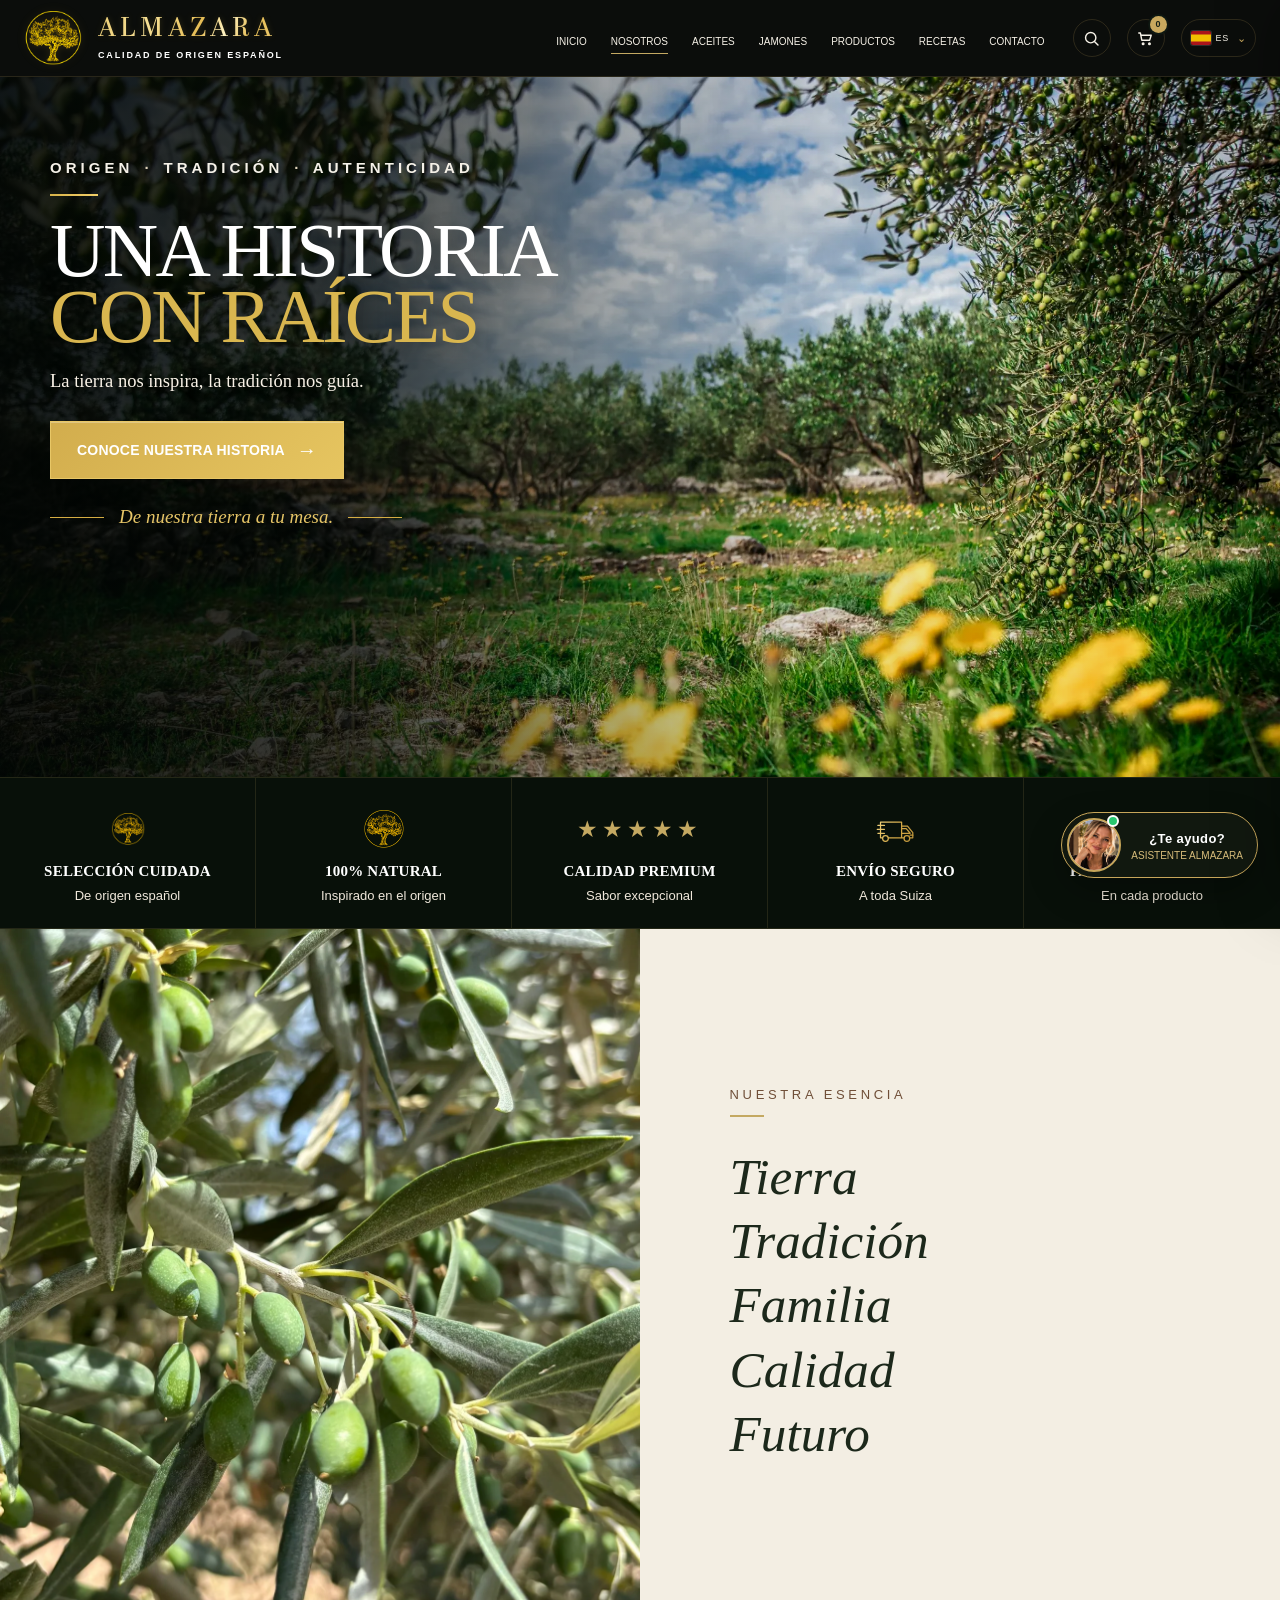
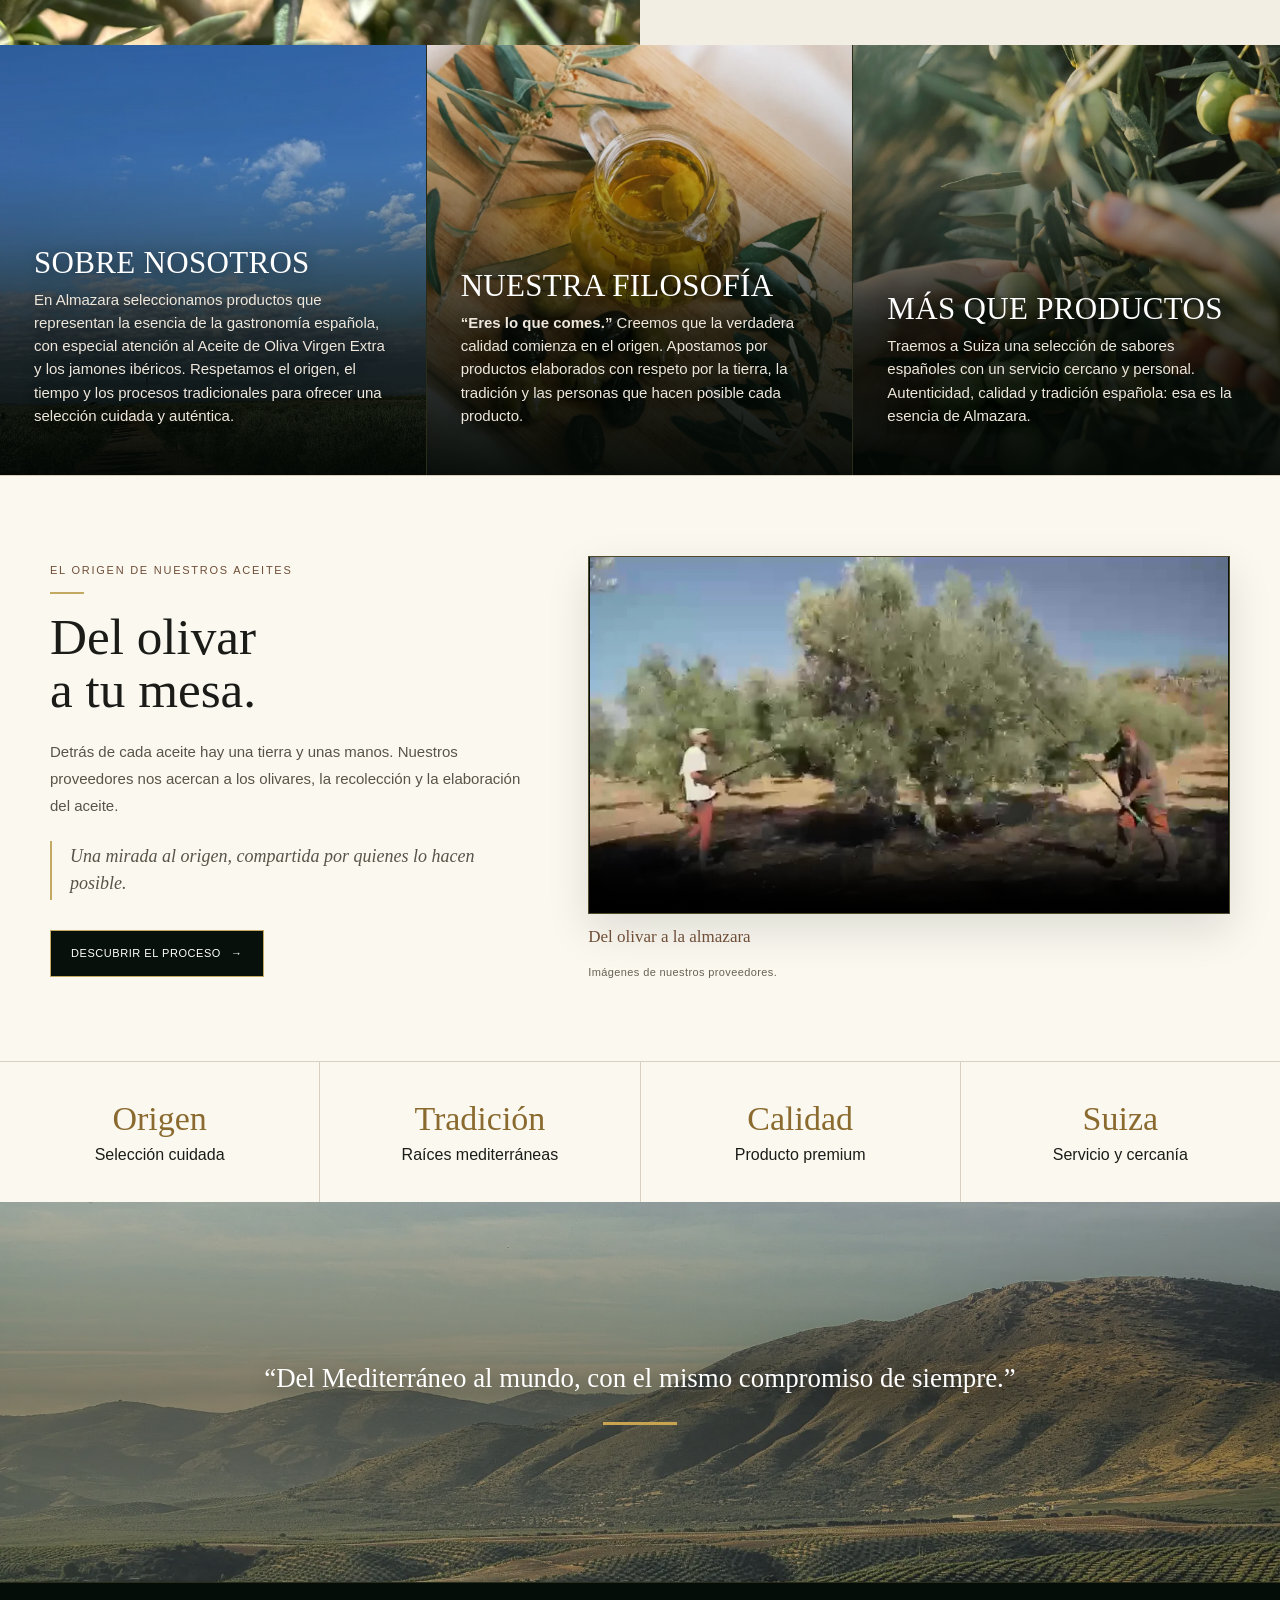
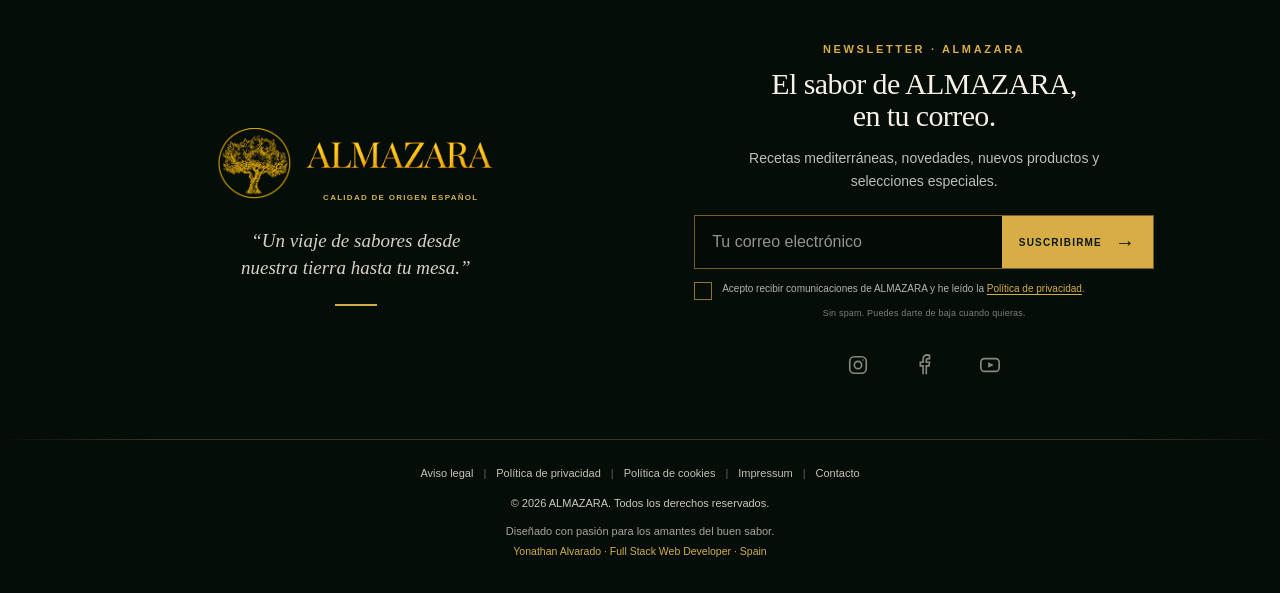
<file: nosotros.html>
<!DOCTYPE html>

<html lang="es"><head><meta charset="utf-8"/><meta content="width=device-width,initial-scale=1" name="viewport"/><title>Nosotros · ALMAZARA</title><link href="assets/css/style.css?v=20261006-asistente" rel="stylesheet"/><link href="assets/css/responsive-v2.css" rel="stylesheet"/><link href="assets/css/shop.css" rel="stylesheet"/><link href="assets/css/mobile-global.css" rel="stylesheet"/><link href="assets/css/revision.css?v=20260925-jamon-blanco" rel="stylesheet"/><link rel="stylesheet" href="assets/css/premium-motion.css?v=20260925-nosotros-brillo"/><link rel="stylesheet" href="assets/css/footer-centered.css?v=20260925"/><link rel="stylesheet" href="assets/css/mobile-unified.css?v=20260925-responsive"/>
<link rel="stylesheet" href="assets/css/proveedores.css?v=20261006"/>
<link rel="stylesheet" href="assets/css/oil-pricing.css?v=20261007-modal"/>
<link rel="stylesheet" href="assets/css/product-modal.css?v=20261007-modal"/><link rel="stylesheet" href="assets/css/product-interactions.css?v=20261008-experience"/><link rel="stylesheet" href="assets/css/launch-ready.css?v=20261008-intro-fullscreen"/></head><body class="nosotros-page"><header class="site-header"><div class="container nav">
<a aria-label="ALMAZARA · Inicio" class="brand brand-logo" href="index.html"><img alt="" class="brand-symbol" src="assets/img/optimized/logo-almazara.webp"/><span class="brand-word"><span class="brand-wordmark-text">ALMAZARA</span><small>CALIDAD DE ORIGEN ESPAÑOL</small></span></a>
<nav class="nav-links"><a class="" href="index.html">INICIO</a><a class="active" href="nosotros.html">NOSOTROS</a><a class="" href="aceites.html">ACEITES</a><a class="" href="jamones.html">JAMONES</a><a class="" href="productos.html">PRODUCTOS</a><a class="" href="recetas.html">RECETAS</a><a class="" href="contacto.html">CONTACTO</a></nav><div class="nav-tools premium-tools">
<button aria-label="Buscar" class="head-tool search-trigger" type="button"><span class="tool-icon" aria-hidden="true"><svg viewBox="0 0 24 24"><circle cx="11" cy="11" r="6.5"></circle><path d="M16 16l4.2 4.2"></path></svg></span></button>
<button aria-label="Abrir cesta" class="head-tool cart-trigger" type="button"><span class="tool-icon" aria-hidden="true"><svg viewBox="0 0 24 24"><path d="M3.5 5h2l1.8 9.1h9.9l2-6.2H7"></path><circle cx="9" cy="18.5" r="1"></circle><circle cx="17" cy="18.5" r="1"></circle></svg></span><span class="cart-count">0</span></button>
<div class="lang-switch"><button aria-expanded="false" aria-haspopup="true" class="head-tool lang-trigger" type="button"><img class="lang-flag" src="assets/flags/es.svg" alt="" aria-hidden="true"/><span class="lang-code">ES</span><span class="chev">⌄</span></button><div class="lang-menu" role="menu"><button class="active" data-lang="ES"><img class="menu-flag" src="assets/flags/es.svg" alt="" aria-hidden="true"/><span class="menu-code">ES</span><small>Español</small><b>✓</b></button><button data-lang="DE"><img class="menu-flag" src="assets/flags/de.svg" alt="" aria-hidden="true"/><span class="menu-code">DE</span><small>Deutsch</small></button><button data-lang="FR"><img class="menu-flag" src="assets/flags/fr.svg" alt="" aria-hidden="true"/><span class="menu-code">FR</span><small>Français</small></button><button data-lang="IT"><img class="menu-flag" src="assets/flags/it.svg" alt="" aria-hidden="true"/><span class="menu-code">IT</span><small>Italiano</small></button><button data-lang="EN"><img class="menu-flag" src="assets/flags/en.svg" alt="" aria-hidden="true"/><span class="menu-code">EN</span><small>English</small></button></div></div>
</div>
</div></header><section aria-label="ALMAZARA · Una historia con raíces" class="hero nosotros-hero-live">
<div class="hero-media">
<img alt="Olivar mediterráneo con aceitunas" src="assets/img/optimized/about-hero-premium.webp"/>
</div>
<div class="container hero-inner">
<div class="hero-copy-live">
<div class="hero-kicker-live">ORIGEN <span>·</span> TRADICIÓN <span>·</span> AUTENTICIDAD</div>
<div aria-hidden="true" class="hero-kicker-line"></div>
<h1>UNA HISTORIA<br/><span class="gold">CON RAÍCES</span></h1>
<p class="hero-lead-live">La tierra nos inspira, la tradición nos guía.</p>
<div class="hero-actions-live2">
<a class="hero-btn-live hero-btn-primary" href="#main"><span>CONOCE NUESTRA HISTORIA</span><span class="hero-arrow">→</span></a>
</div>
<div class="hero-signature-live"><span></span><em>De nuestra tierra a tu mesa.</em><span></span></div>
</div>
</div>
</section><section class="values">
<div class="value"><div class="ico"><img alt="" class="value-icon-img" src="assets/img/optimized/logo-almazara.webp"/></div><b>SELECCIÓN CUIDADA</b><small>De origen español</small></div>
<div class="value"><div class="ico"><img alt="Almazara" src="assets/img/optimized/logo-arbol.webp"/></div><b>100% NATURAL</b><small>Inspirado en el origen</small></div>
<div class="value"><div class="ico stars">★★★★★</div><b>CALIDAD PREMIUM</b><small>Sabor excepcional</small></div>
<div class="value"><div class="ico"><img alt="" class="value-icon-img shipping-icon" src="assets/img/icon-envio-seguro.svg"/></div><b>ENVÍO SEGURO</b><small>A toda Suiza</small></div>
<div class="value"><div class="ico">♡</div><b>PASIÓN Y TRADICIÓN</b><small>En cada producto</small></div>
</section>
<main id="main">
<section class="split reveal about-roots-premium"><div class="visual"><img alt="Aceitunas verdes en la rama, fotografiadas por nuestros proveedores" src="assets/img/proveedores/aceitunas.webp" width="1287" height="1440" loading="lazy" decoding="async"/></div><div class="content"><div class="kicker" style="color:#6F4E37">NUESTRA ESENCIA</div><div aria-label="Tierra, Tradición, Familia, Calidad, Futuro" class="roots-words"><span>Tierra</span><span>Tradición</span><span>Familia</span><span>Calidad</span><span>Futuro</span></div></div></section>
<section class="feature-grid reveal about-premium-cards">
<article class="feature-card"><img alt="Camino entre los olivares de nuestros proveedores" src="assets/img/proveedores/camino-olivar.webp" width="810" height="1440" loading="lazy" decoding="async"/><div class="copy"><h3>SOBRE NOSOTROS</h3><p>En Almazara seleccionamos productos que representan la esencia de la gastronomía española, con especial atención al Aceite de Oliva Virgen Extra y los jamones ibéricos. Respetamos el origen, el tiempo y los procesos tradicionales para ofrecer una selección cuidada y auténtica.</p></div></article>
<article class="feature-card"><img alt="Proceso artesanal de elaboración del aceite de oliva" src="assets/img/optimized/about-process-premium.webp"/><div class="copy"><h3>NUESTRA FILOSOFÍA</h3><p><strong>“Eres lo que comes.”</strong> Creemos que la verdadera calidad comienza en el origen. Apostamos por productos elaborados con respeto por la tierra, la tradición y las personas que hacen posible cada producto.</p></div></article>
<article class="feature-card"><img alt="Cata y control de calidad del aceite" src="assets/img/optimized/about-commitment-premium.webp"/><div class="copy"><h3>MÁS QUE PRODUCTOS</h3><p>Traemos a Suiza una selección de sabores españoles con un servicio cercano y personal. Autenticidad, calidad y tradición española: esa es la esencia de Almazara.</p></div></article>
</section>
<section class="origin-suppliers reveal" id="origen-proveedores" aria-labelledby="origin-suppliers-title">
<div class="container origin-suppliers-grid">
<div class="origin-suppliers-copy">
<div class="kicker">EL ORIGEN DE NUESTROS ACEITES</div>
<h2 id="origin-suppliers-title">Del olivar<br/>a tu mesa.</h2>
<p>Detrás de cada aceite hay una tierra y unas manos. Nuestros proveedores nos acercan a los olivares, la recolección y la elaboración del aceite.</p>
<p class="origin-suppliers-note">Una mirada al origen, compartida por quienes lo hacen posible.</p>
<a class="btn btn-dark" href="aceites.html#proceso-origen">DESCUBRIR EL PROCESO <span aria-hidden="true">→</span></a>
</div>
<figure class="origin-film origin-film-landscape">
<video autoplay loop muted playsinline controls preload="metadata" width="832" height="464" poster="assets/img/proveedores/recoleccion-poster.webp" aria-label="Recolección de aceitunas y olivares, vídeo sin sonido"><source src="assets/video/proveedores/recoleccion-sin-audio.mp4" type="video/mp4"/><a href="assets/video/proveedores/recoleccion-sin-audio.mp4">Ver el vídeo</a></video>
<figcaption><span>Del olivar a la almazara</span></figcaption>
<p class="origin-credit">Imágenes de nuestros proveedores.</p>
</figure>
</div>
</section>
<section class="stats reveal"><div class="stat"><strong>Origen</strong><span>Selección cuidada</span></div><div class="stat"><strong>Tradición</strong><span>Raíces mediterráneas</span></div><div class="stat"><strong>Calidad</strong><span>Producto premium</span></div><div class="stat"><strong>Suiza</strong><span>Servicio y cercanía</span></div></section>
<section class="banner about-final-banner" style="background-image:url('assets/img/optimized/about-banner-ronalds.webp')"><div class="container"><div class="banner-copy"><h2>“Del Mediterráneo al mundo, con el mismo compromiso de siempre.”</h2><span aria-hidden="true" class="banner-line"></span></div></div></section>
</main>
<footer class="site-footer site-footer-premium footer-enterprise footer-centered">
<div class="container footer-enterprise-main">
<div class="footer-enterprise-brand">
<a aria-label="ALMAZARA · Inicio" class="footer-brand" href="index.html">
<img alt="" class="footer-symbol" src="assets/img/optimized/logo-almazara.webp"/>
<span>
<img alt="ALMAZARA" class="footer-wordmark" src="assets/img/optimized/almazara-wordmark.webp"/>
<small>CALIDAD DE ORIGEN ESPAÑOL</small>
</span>
</a>
<p class="footer-brand-claim">“Un viaje de sabores desde nuestra tierra hasta tu mesa.”</p>
<span aria-hidden="true" class="footer-brand-line"></span>
</div>
<div class="footer-enterprise-newsletter footer-newsletter-premium">
<span class="newsletter-kicker">NEWSLETTER · ALMAZARA</span>
<h3>El sabor de ALMAZARA,<br/>en tu correo.</h3>
<p>Recetas mediterráneas, novedades, nuevos productos y selecciones especiales.</p>
<form action="#" class="footer-newsletter-form newsletter-live-form" novalidate="">
<label class="sr-only" for="footer-email-enterprise">Tu correo electrónico</label>
<div class="newsletter-input-row">
<input id="footer-email-enterprise" placeholder="Tu correo electrónico" required="" type="email"/>
<button aria-label="Suscribirme" type="submit"><span>SUSCRIBIRME</span><b>→</b></button>
</div>
<label class="newsletter-consent"><input required="" type="checkbox"/><span>Acepto recibir comunicaciones de ALMAZARA y he leído la <a href="privacidad.html">Política de privacidad</a>.</span></label>
<p class="newsletter-note">Sin spam. Puedes darte de baja cuando quieras.</p>
<div aria-live="polite" class="newsletter-success" role="status"></div>
</form>
<div aria-label="Redes sociales" class="footer-enterprise-socials">
<a aria-label="Instagram" data-social="instagram" aria-disabled="true"><svg viewBox="0 0 24 24" aria-hidden="true"><rect x="3" y="3" width="18" height="18" rx="5"/><circle cx="12" cy="12" r="4"/><circle cx="17.5" cy="6.5" r=".8" fill="currentColor" stroke="none"/></svg></a>
<a aria-label="Facebook" data-social="facebook" aria-disabled="true"><svg viewBox="0 0 24 24" aria-hidden="true"><path d="M14.5 22v-9h3l.5-4h-3.5V7c0-1 .3-2 2-2H18V1.4A20 20 0 0 0 15.4 1C12.8 1 11 2.7 11 6v3H8v4h3v9"/></svg></a>
<a aria-label="Youtube" data-social="youtube" aria-disabled="true"><svg viewBox="0 0 24 24" aria-hidden="true"><rect x="2" y="5" width="20" height="14" rx="4"/><path d="m10 9 6 3-6 3z" fill="currentColor" stroke="none"/></svg></a>
</div>
</div>
</div>
<div class="footer-enterprise-rule"></div>
<div class="container footer-enterprise-bottom">
<p class="footer-enterprise-copy">© 2026 ALMAZARA. Todos los derechos reservados.</p>
<nav aria-label="Información legal" class="footer-enterprise-legal">
<a href="aviso-legal.html">Aviso legal</a><span aria-hidden="true">|</span>
<a href="privacidad.html">Política de privacidad</a><span aria-hidden="true">|</span>
<a href="cookies.html">Política de cookies</a><span aria-hidden="true">|</span>
<a href="impressum.html">Impressum</a><span aria-hidden="true">|</span>
<a href="contacto.html">Contacto</a>
</nav>
<div class="footer-enterprise-credit">
<span>Diseñado con pasión para los amantes del buen sabor.</span>
<a href="https://www.instagram.com/techantoni/" rel="noopener" target="_blank">Yonathan Alvarado · Full Stack Web Developer · Spain</a>
</div>
</div>
</footer><script src="assets/js/app.js?v=20261008-launch"></script><script src="assets/js/catalog.js?v=20261008-experience"></script><script src="assets/js/shop.js?v=20261008-experience"></script><script src="assets/js/i18n.js?v=20261008-launch"></script>
<script src="assets/js/premium-motion.js?v=20260925-nosotros-brillo"></script>
<script src="assets/js/product-navigation.js?v=20261008-experience"></script><script src="assets/js/product-modal.js?v=20261008-experience"></script><script src="assets/js/site-config.js?v=20261008-launch"></script><script src="assets/js/touch-intro.js?v=20261008-intro-fullscreen"></script><script src="assets/js/connected-forms.js?v=20261008-launch"></script></body></html>
</file>
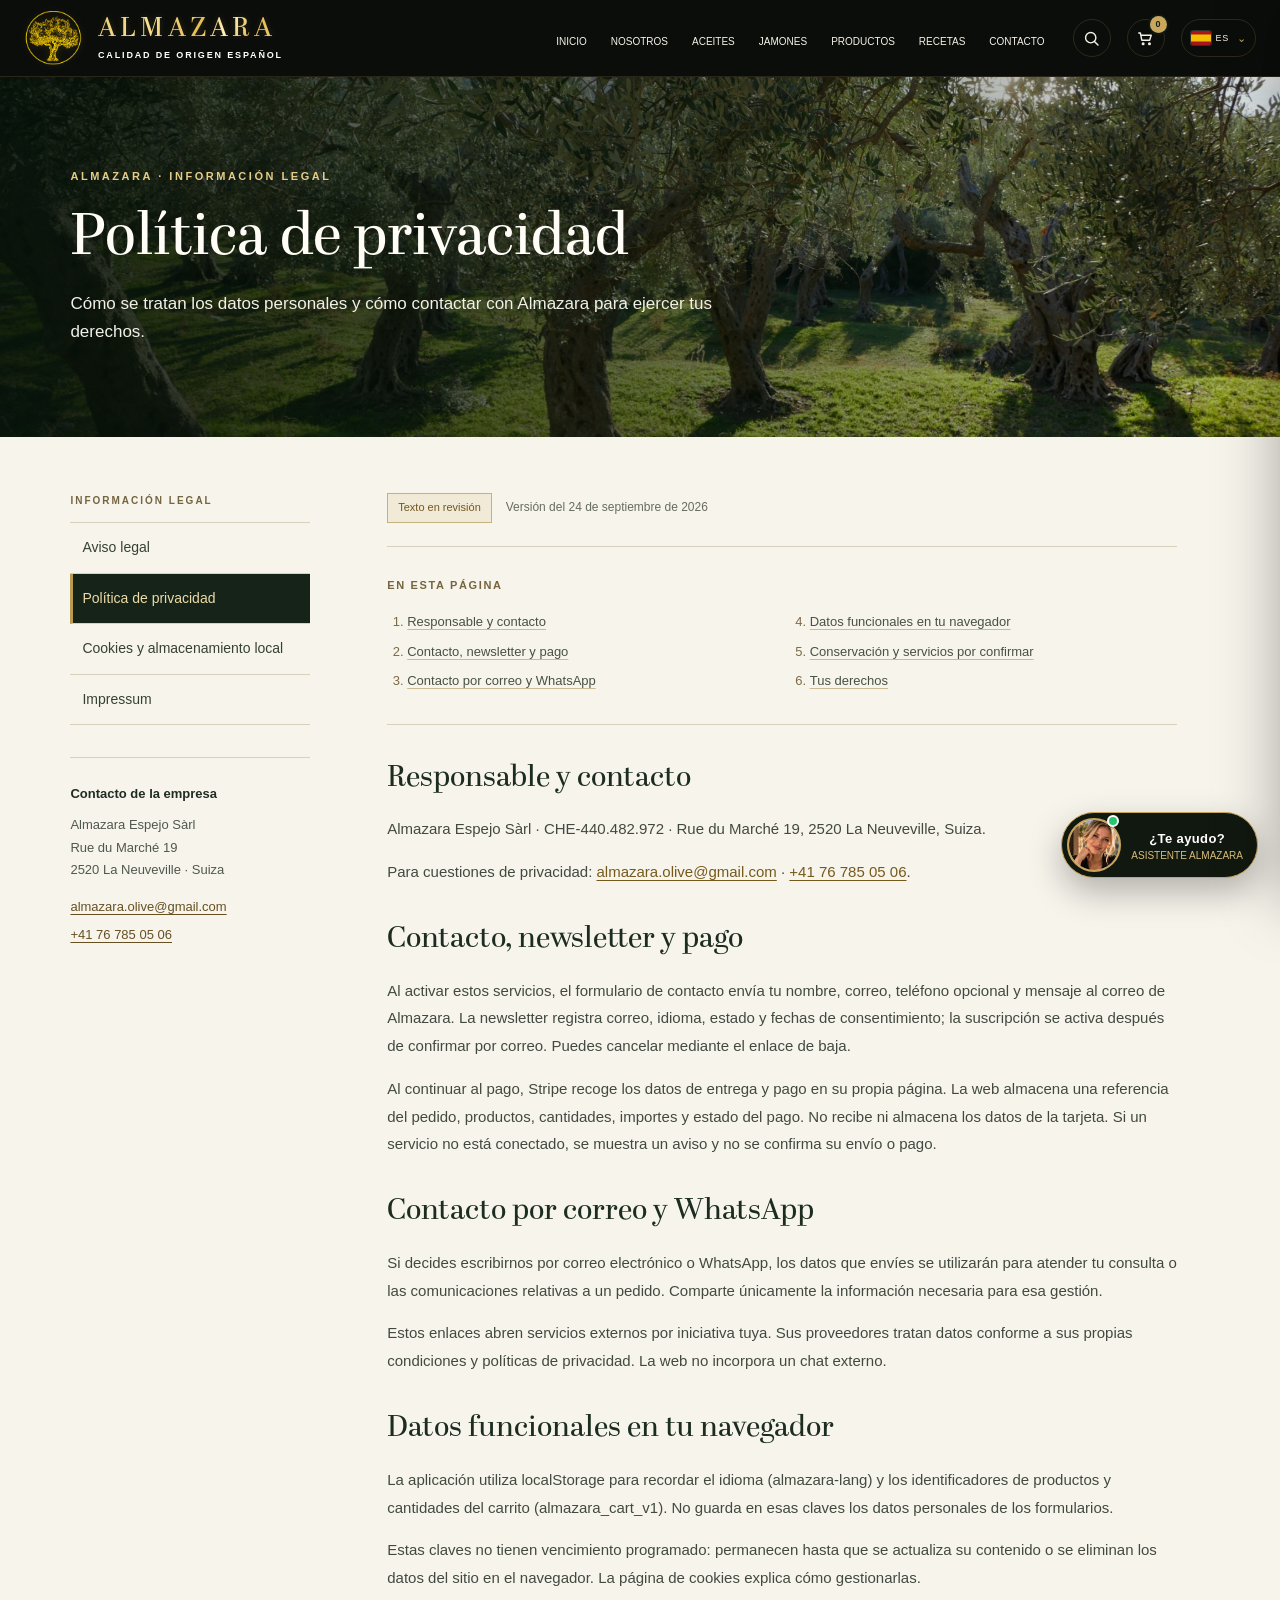
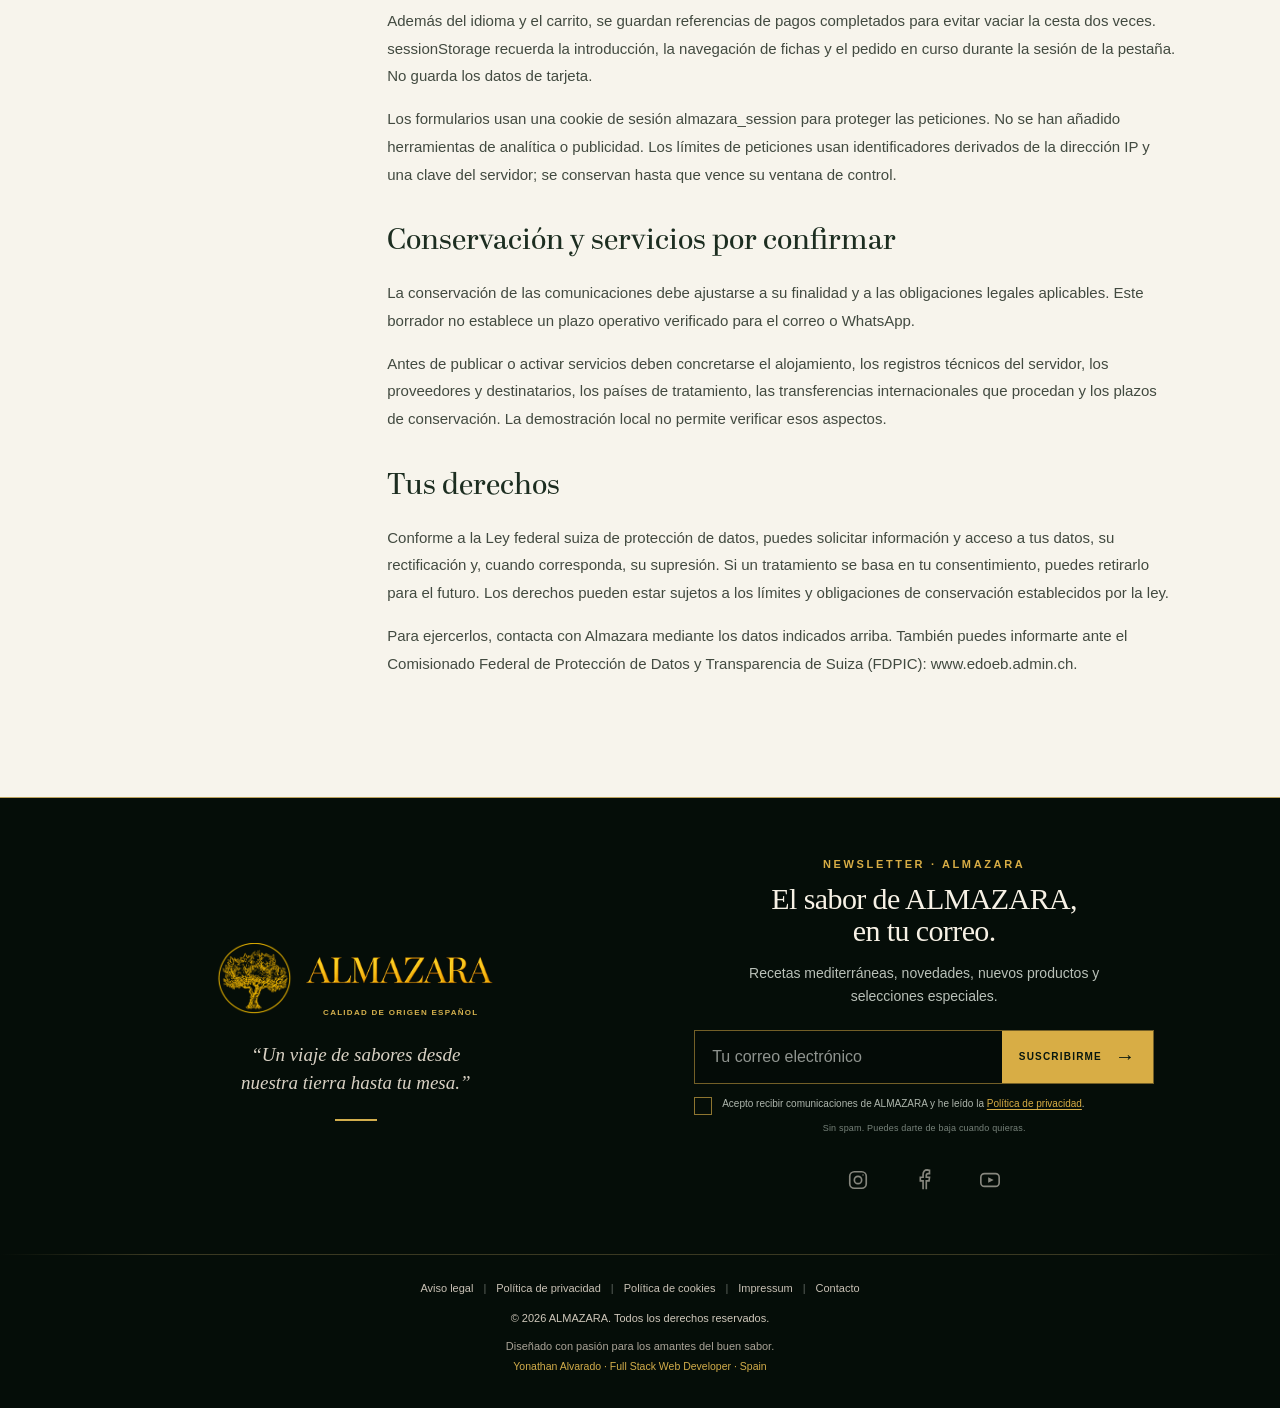
<file: privacidad.html>
<!doctype html>
<html lang="es">
<head><meta charset="utf-8"/><meta content="width=device-width,initial-scale=1" name="viewport"/><title>Política de privacidad · ALMAZARA</title><link href="assets/css/style.css?v=20261006-asistente" rel="stylesheet"/><link href="assets/css/responsive-v2.css" rel="stylesheet"/><link href="assets/css/shop.css" rel="stylesheet"/><link href="assets/css/mobile-global.css" rel="stylesheet"/><link href="assets/css/revision.css?v=20260925-jamon-blanco" rel="stylesheet"/><link rel="stylesheet" href="assets/css/premium-motion.css?v=20260924-gold-values"/><meta name="robots" content="noindex,follow"/><link rel="stylesheet" href="assets/css/legal-pages.css?v=20260924-legal"/><meta name="description" content="Cómo se tratan los datos personales y cómo contactar con Almazara para ejercer tus derechos."/><link rel="stylesheet" href="assets/css/footer-centered.css?v=20260925"/><link rel="stylesheet" href="assets/css/mobile-unified.css?v=20260925-responsive"/>
<link rel="stylesheet" href="assets/css/oil-pricing.css?v=20261007-modal"/>
<link rel="stylesheet" href="assets/css/product-modal.css?v=20261007-modal"/><link rel="stylesheet" href="assets/css/product-interactions.css?v=20261008-experience"/><link rel="stylesheet" href="assets/css/launch-ready.css?v=20261008-intro-fullscreen"/></head>
<body class="legal-page" data-legal-page="privacidad">
<a class="legal-skip" href="#legal-content" data-legal-ui="skip">Saltar al contenido</a>
<header class="site-header"><div class="container nav">
<a aria-label="ALMAZARA · Inicio" class="brand brand-logo" href="index.html"><img alt="" class="brand-symbol" src="assets/img/optimized/logo-almazara.webp"/><span class="brand-word"><span class="brand-wordmark-text">ALMAZARA</span><small>CALIDAD DE ORIGEN ESPAÑOL</small></span></a>
<nav class="nav-links"><a class="" href="index.html">INICIO</a><a class="" href="nosotros.html">NOSOTROS</a><a class="" href="aceites.html">ACEITES</a><a class="" href="jamones.html">JAMONES</a><a class="" href="productos.html">PRODUCTOS</a><a class="" href="recetas.html">RECETAS</a><a class="" href="contacto.html">CONTACTO</a></nav><div class="nav-tools premium-tools">
<button aria-label="Buscar" class="head-tool search-trigger" type="button"><span class="tool-icon" aria-hidden="true"><svg viewBox="0 0 24 24"><circle cx="11" cy="11" r="6.5"></circle><path d="M16 16l4.2 4.2"></path></svg></span></button>
<button aria-label="Abrir cesta" class="head-tool cart-trigger" type="button"><span class="tool-icon" aria-hidden="true"><svg viewBox="0 0 24 24"><path d="M3.5 5h2l1.8 9.1h9.9l2-6.2H7"></path><circle cx="9" cy="18.5" r="1"></circle><circle cx="17" cy="18.5" r="1"></circle></svg></span><span class="cart-count">0</span></button>
<div class="lang-switch"><button aria-expanded="false" aria-haspopup="true" class="head-tool lang-trigger" type="button"><img class="lang-flag" src="assets/flags/es.svg" alt="" aria-hidden="true"/><span class="lang-code">ES</span><span class="chev">⌄</span></button><div class="lang-menu" role="menu"><button class="active" data-lang="ES"><img class="menu-flag" src="assets/flags/es.svg" alt="" aria-hidden="true"/><span class="menu-code">ES</span><small>Español</small><b>✓</b></button><button data-lang="DE"><img class="menu-flag" src="assets/flags/de.svg" alt="" aria-hidden="true"/><span class="menu-code">DE</span><small>Deutsch</small></button><button data-lang="FR"><img class="menu-flag" src="assets/flags/fr.svg" alt="" aria-hidden="true"/><span class="menu-code">FR</span><small>Français</small></button><button data-lang="IT"><img class="menu-flag" src="assets/flags/it.svg" alt="" aria-hidden="true"/><span class="menu-code">IT</span><small>Italiano</small></button><button data-lang="EN"><img class="menu-flag" src="assets/flags/en.svg" alt="" aria-hidden="true"/><span class="menu-code">EN</span><small>English</small></button></div></div>
</div>
</div></header>
<main class="legal-main" id="legal-content" tabindex="-1">
<section class="legal-hero" aria-labelledby="legal-title">
<div class="legal-hero-media"><img src="assets/img/aceites-hero-olivar-pexels.jpg" alt="" fetchpriority="high" width="2048" height="1024"/></div>
<div class="legal-hero-copy">
<p class="legal-kicker" data-legal-ui="kicker">ALMAZARA · Información legal</p>
<h1 id="legal-title">Política de privacidad</h1>
<p class="legal-hero-intro">Cómo se tratan los datos personales y cómo contactar con Almazara para ejercer tus derechos.</p>
</div>
</section>
<div class="legal-layout">
<aside class="legal-sidebar">
<p class="legal-sidebar-label" data-legal-ui="documents">Información legal</p>
<nav class="legal-document-nav" aria-label="Información legal"><a href="aviso-legal.html">Aviso legal</a><a href="privacidad.html" aria-current="page">Política de privacidad</a><a href="cookies.html">Cookies y almacenamiento local</a><a href="impressum.html">Impressum</a></nav>
<div class="legal-contact-card"><strong data-legal-ui="contact">Contacto de la empresa</strong>
<address>Almazara Espejo Sàrl<br/>Rue du Marché 19<br/>2520 La Neuveville · <span data-legal-ui="country">Suiza</span></address>
<a href="mailto:almazara.olive@gmail.com">almazara.olive@gmail.com</a>
<a href="tel:+41767850506">+41 76 785 05 06</a>
</div>
</aside>
<article class="legal-document" aria-labelledby="legal-title">
<div class="legal-meta"><span class="legal-review" data-legal-ui="review">Texto en revisión</span><time datetime="2026-09-24" data-legal-ui="date">Versión del 24 de septiembre de 2026</time></div>
<nav class="legal-toc" aria-label="En esta página"><h2 data-legal-ui="contents">En esta página</h2><ol><li><a href="#section-1">Responsable y contacto</a></li><li><a href="#section-2">Contacto, newsletter y pago</a></li><li><a href="#section-3">Contacto por correo y WhatsApp</a></li><li><a href="#section-4">Datos funcionales en tu navegador</a></li><li><a href="#section-5">Conservación y servicios por confirmar</a></li><li><a href="#section-6">Tus derechos</a></li></ol></nav>
<div id="legal-sections"><section class="legal-section" id="section-1"><h2>Responsable y contacto</h2><p>Almazara Espejo Sàrl · CHE-440.482.972 · Rue du Marché 19, 2520 La Neuveville, Suiza.</p><p>Para cuestiones de privacidad: almazara.olive@gmail.com · +41 76 785 05 06.</p></section><section class="legal-section" id="section-2"><h2>Contacto, newsletter y pago</h2><p>Al activar estos servicios, el formulario de contacto envía tu nombre, correo, teléfono opcional y mensaje al correo de Almazara. La newsletter registra correo, idioma, estado y fechas de consentimiento; la suscripción se activa después de confirmar por correo. Puedes cancelar mediante el enlace de baja.</p><p>Al continuar al pago, Stripe recoge los datos de entrega y pago en su propia página. La web almacena una referencia del pedido, productos, cantidades, importes y estado del pago. No recibe ni almacena los datos de la tarjeta. Si un servicio no está conectado, se muestra un aviso y no se confirma su envío o pago.</p></section><section class="legal-section" id="section-3"><h2>Contacto por correo y WhatsApp</h2><p>Si decides escribirnos por correo electrónico o WhatsApp, los datos que envíes se utilizarán para atender tu consulta o las comunicaciones relativas a un pedido. Comparte únicamente la información necesaria para esa gestión.</p><p>Estos enlaces abren servicios externos por iniciativa tuya. Sus proveedores tratan datos conforme a sus propias condiciones y políticas de privacidad. La web no incorpora un chat externo.</p></section><section class="legal-section" id="section-4"><h2>Datos funcionales en tu navegador</h2><p>La aplicación utiliza localStorage para recordar el idioma (almazara-lang) y los identificadores de productos y cantidades del carrito (almazara_cart_v1). No guarda en esas claves los datos personales de los formularios.</p><p>Estas claves no tienen vencimiento programado: permanecen hasta que se actualiza su contenido o se eliminan los datos del sitio en el navegador. La página de cookies explica cómo gestionarlas.</p><p>Además del idioma y el carrito, se guardan referencias de pagos completados para evitar vaciar la cesta dos veces. sessionStorage recuerda la introducción, la navegación de fichas y el pedido en curso durante la sesión de la pestaña. No guarda los datos de tarjeta.</p><p>Los formularios usan una cookie de sesión almazara_session para proteger las peticiones. No se han añadido herramientas de analítica o publicidad. Los límites de peticiones usan identificadores derivados de la dirección IP y una clave del servidor; se conservan hasta que vence su ventana de control.</p></section><section class="legal-section" id="section-5"><h2>Conservación y servicios por confirmar</h2><p>La conservación de las comunicaciones debe ajustarse a su finalidad y a las obligaciones legales aplicables. Este borrador no establece un plazo operativo verificado para el correo o WhatsApp.</p><p>Antes de publicar o activar servicios deben concretarse el alojamiento, los registros técnicos del servidor, los proveedores y destinatarios, los países de tratamiento, las transferencias internacionales que procedan y los plazos de conservación. La demostración local no permite verificar esos aspectos.</p></section><section class="legal-section" id="section-6"><h2>Tus derechos</h2><p>Conforme a la Ley federal suiza de protección de datos, puedes solicitar información y acceso a tus datos, su rectificación y, cuando corresponda, su supresión. Si un tratamiento se basa en tu consentimiento, puedes retirarlo para el futuro. Los derechos pueden estar sujetos a los límites y obligaciones de conservación establecidos por la ley.</p><p>Para ejercerlos, contacta con Almazara mediante los datos indicados arriba. También puedes informarte ante el Comisionado Federal de Protección de Datos y Transparencia de Suiza (FDPIC): www.edoeb.admin.ch.</p></section></div>
</article>
</div>
</main>
<footer class="site-footer site-footer-premium footer-enterprise footer-centered">
<div class="container footer-enterprise-main">
<div class="footer-enterprise-brand">
<a aria-label="ALMAZARA · Inicio" class="footer-brand" href="index.html">
<img alt="" class="footer-symbol" src="assets/img/optimized/logo-almazara.webp"/>
<span>
<img alt="ALMAZARA" class="footer-wordmark" src="assets/img/optimized/almazara-wordmark.webp"/>
<small>CALIDAD DE ORIGEN ESPAÑOL</small>
</span>
</a>
<p class="footer-brand-claim">“Un viaje de sabores desde nuestra tierra hasta tu mesa.”</p>
<span aria-hidden="true" class="footer-brand-line"></span>
</div>
<div class="footer-enterprise-newsletter footer-newsletter-premium">
<span class="newsletter-kicker">NEWSLETTER · ALMAZARA</span>
<h3>El sabor de ALMAZARA,<br/>en tu correo.</h3>
<p>Recetas mediterráneas, novedades, nuevos productos y selecciones especiales.</p>
<form action="#" class="footer-newsletter-form newsletter-live-form" novalidate="">
<label class="sr-only" for="footer-email-enterprise">Tu correo electrónico</label>
<div class="newsletter-input-row">
<input id="footer-email-enterprise" placeholder="Tu correo electrónico" required="" type="email"/>
<button aria-label="Suscribirme" type="submit"><span>SUSCRIBIRME</span><b>→</b></button>
</div>
<label class="newsletter-consent"><input required="" type="checkbox"/><span>Acepto recibir comunicaciones de ALMAZARA y he leído la <a href="privacidad.html">Política de privacidad</a>.</span></label>
<p class="newsletter-note">Sin spam. Puedes darte de baja cuando quieras.</p>
<div aria-live="polite" class="newsletter-success" role="status"></div>
</form>
<div aria-label="Redes sociales" class="footer-enterprise-socials">
<a aria-label="Instagram" data-social="instagram" aria-disabled="true"><svg viewBox="0 0 24 24" aria-hidden="true"><rect x="3" y="3" width="18" height="18" rx="5"/><circle cx="12" cy="12" r="4"/><circle cx="17.5" cy="6.5" r=".8" fill="currentColor" stroke="none"/></svg></a>
<a aria-label="Facebook" data-social="facebook" aria-disabled="true"><svg viewBox="0 0 24 24" aria-hidden="true"><path d="M14.5 22v-9h3l.5-4h-3.5V7c0-1 .3-2 2-2H18V1.4A20 20 0 0 0 15.4 1C12.8 1 11 2.7 11 6v3H8v4h3v9"/></svg></a>
<a aria-label="Youtube" data-social="youtube" aria-disabled="true"><svg viewBox="0 0 24 24" aria-hidden="true"><rect x="2" y="5" width="20" height="14" rx="4"/><path d="m10 9 6 3-6 3z" fill="currentColor" stroke="none"/></svg></a>
</div>
</div>
</div>
<div class="footer-enterprise-rule"></div>
<div class="container footer-enterprise-bottom">
<p class="footer-enterprise-copy">© 2026 ALMAZARA. Todos los derechos reservados.</p>
<nav aria-label="Información legal" class="footer-enterprise-legal">
<a href="aviso-legal.html">Aviso legal</a><span aria-hidden="true">|</span>
<a href="privacidad.html">Política de privacidad</a><span aria-hidden="true">|</span>
<a href="cookies.html">Política de cookies</a><span aria-hidden="true">|</span>
<a href="impressum.html">Impressum</a><span aria-hidden="true">|</span>
<a href="contacto.html">Contacto</a>
</nav>
<div class="footer-enterprise-credit">
<span>Diseñado con pasión para los amantes del buen sabor.</span>
<a href="https://www.instagram.com/techantoni/" rel="noopener" target="_blank">Yonathan Alvarado · Full Stack Web Developer · Spain</a>
</div>
</div>
</footer>
<script src="assets/js/app.js?v=20261008-launch"></script>
<script src="assets/js/catalog.js?v=20261008-experience"></script>
<script src="assets/js/shop.js?v=20261008-experience"></script>
<script src="assets/js/i18n.js?v=20261008-launch"></script>
<script src="assets/js/legal-content.js?v=20261008-launch"></script>
<script src="assets/js/legal-pages.js?v=20260924-legal"></script>
<script src="assets/js/premium-motion.js?v=20260924-legal"></script>
<script src="assets/js/product-navigation.js?v=20261008-experience"></script><script src="assets/js/product-modal.js?v=20261008-experience"></script><script src="assets/js/site-config.js?v=20261008-launch"></script><script src="assets/js/touch-intro.js?v=20261008-intro-fullscreen"></script><script src="assets/js/connected-forms.js?v=20261008-launch"></script></body>
</html>
</file>
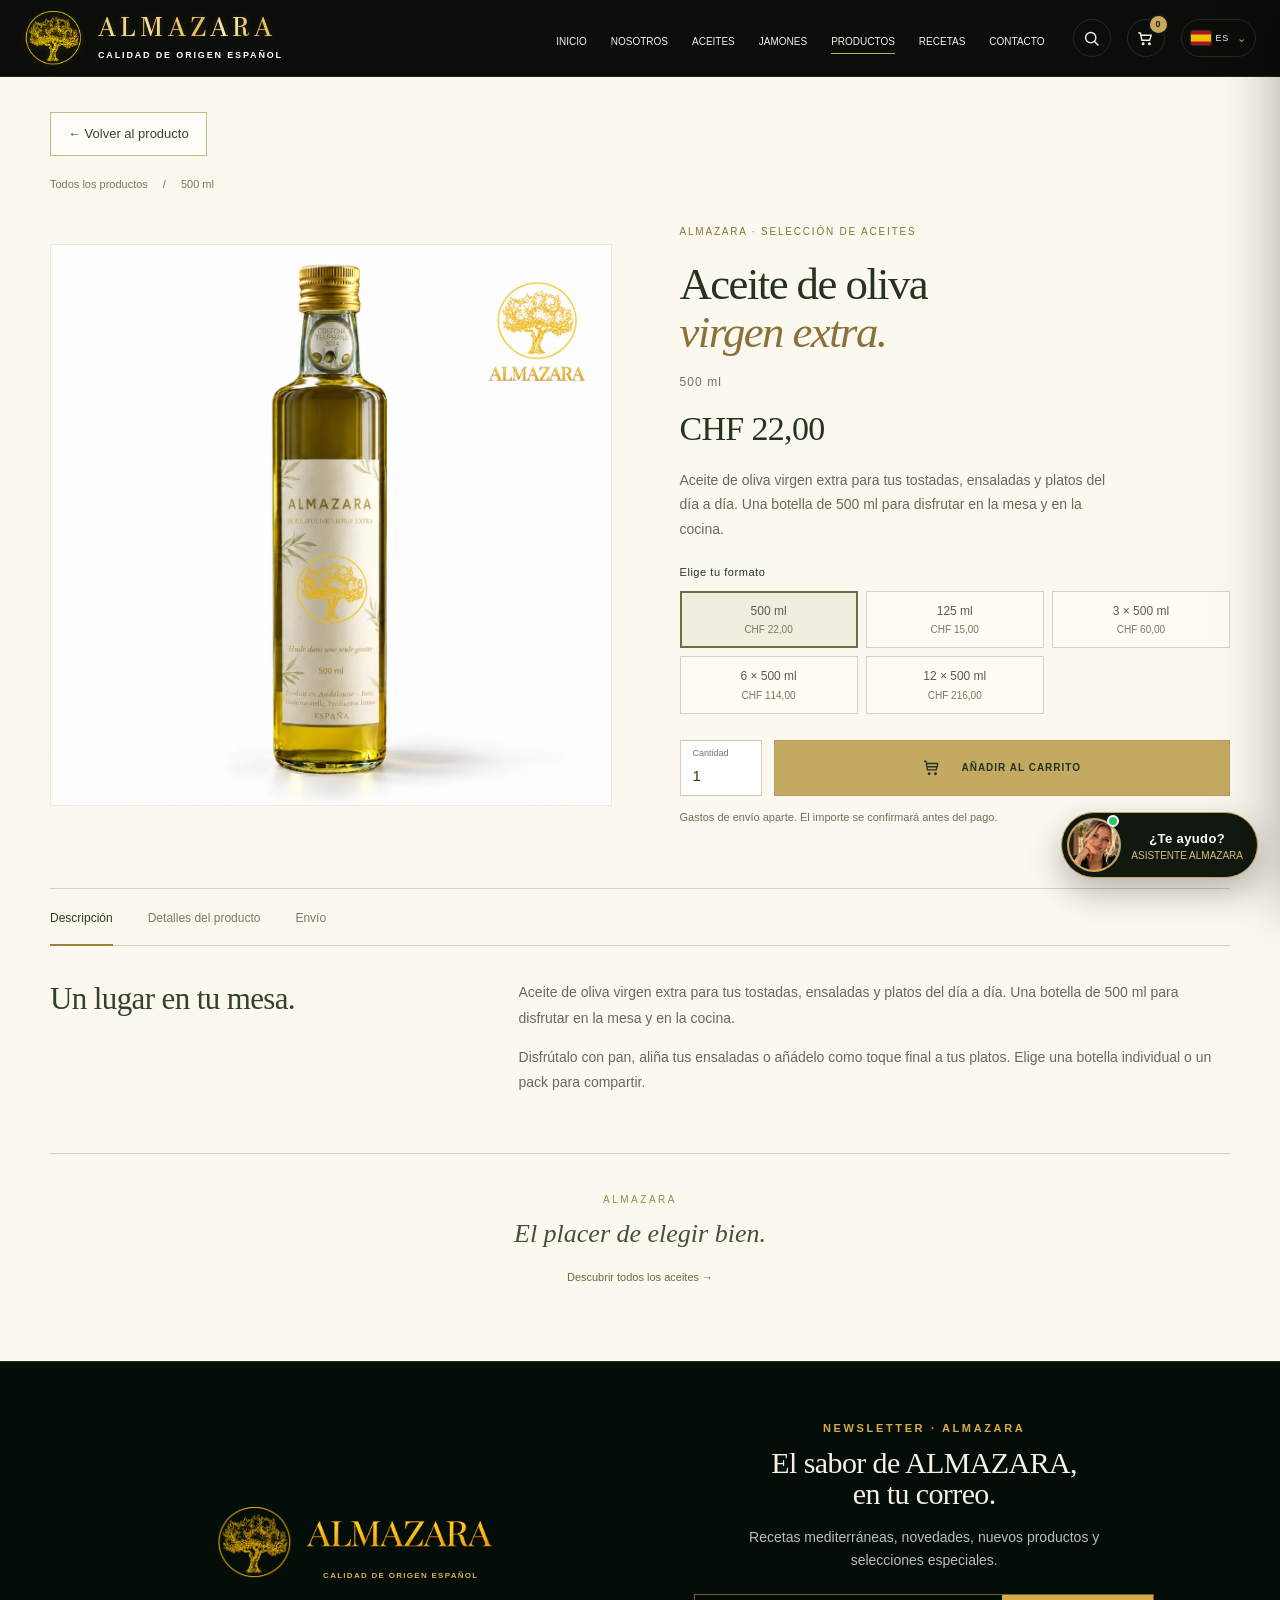
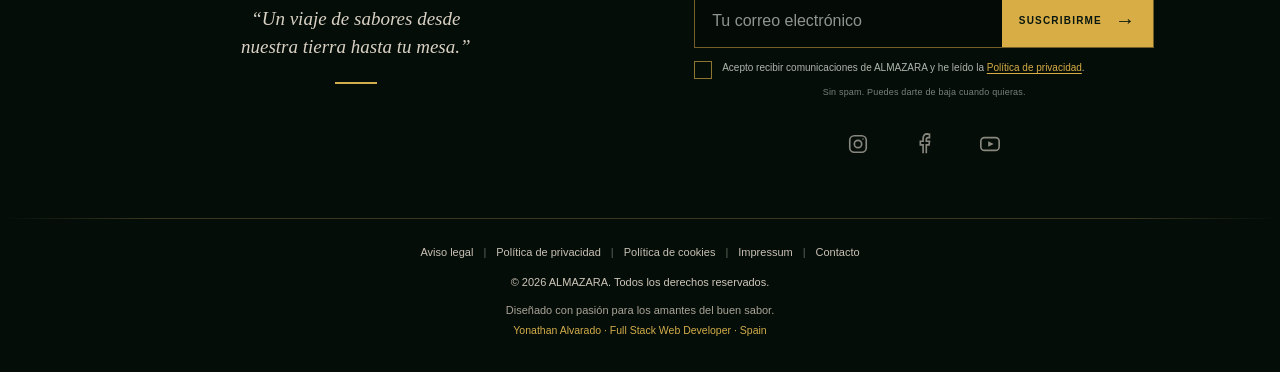
<file: producto.html>
<!DOCTYPE html>

<html lang="es"><head><meta charset="utf-8"/><meta content="width=device-width,initial-scale=1" name="viewport"/><title>Aceite de oliva · ALMAZARA</title><link href="assets/css/style.css?v=20261006-asistente" rel="stylesheet"/><link href="assets/css/responsive-v2.css" rel="stylesheet"/><link href="assets/css/shop.css" rel="stylesheet"/><link href="assets/css/mobile-global.css" rel="stylesheet"/><link href="assets/css/revision.css?v=20260925-jamon-blanco" rel="stylesheet"/><link href="assets/css/productos-collage.css?v=20260924-jamon-bajado" rel="stylesheet"/><link rel="stylesheet" href="assets/css/premium-motion.css?v=20260924-gold-values"/><link rel="stylesheet" href="assets/css/footer-centered.css?v=20260925"/><link rel="stylesheet" href="assets/css/mobile-unified.css?v=20260925-responsive"/>
<link rel="stylesheet" href="assets/css/oil-pricing.css?v=20261007-modal"/>
<link rel="stylesheet" href="assets/css/product-detail.css?v=20261007-modal"/><link rel="stylesheet" href="assets/css/product-modal.css?v=20261007-modal"/><link rel="stylesheet" href="assets/css/product-interactions.css?v=20261008-experience"/><link rel="stylesheet" href="assets/css/launch-ready.css?v=20261008-intro-fullscreen"/></head><body class="product-detail-page"><header class="site-header"><div class="container nav">
<a aria-label="ALMAZARA · Inicio" class="brand brand-logo" href="index.html"><img alt="" class="brand-symbol" src="assets/img/optimized/logo-almazara.webp"/><span class="brand-word"><span class="brand-wordmark-text">ALMAZARA</span><small>CALIDAD DE ORIGEN ESPAÑOL</small></span></a>
<nav class="nav-links"><a class="" href="index.html">INICIO</a><a class="" href="nosotros.html">NOSOTROS</a><a class="" href="aceites.html">ACEITES</a><a class="" href="jamones.html">JAMONES</a><a class="active" href="productos.html">PRODUCTOS</a><a class="" href="recetas.html">RECETAS</a><a class="" href="contacto.html">CONTACTO</a></nav><div class="nav-tools premium-tools">
<button aria-label="Buscar" class="head-tool search-trigger" type="button"><span class="tool-icon" aria-hidden="true"><svg viewBox="0 0 24 24"><circle cx="11" cy="11" r="6.5"></circle><path d="M16 16l4.2 4.2"></path></svg></span></button>
<button aria-label="Abrir cesta" class="head-tool cart-trigger" type="button"><span class="tool-icon" aria-hidden="true"><svg viewBox="0 0 24 24"><path d="M3.5 5h2l1.8 9.1h9.9l2-6.2H7"></path><circle cx="9" cy="18.5" r="1"></circle><circle cx="17" cy="18.5" r="1"></circle></svg></span><span class="cart-count">0</span></button>
<div class="lang-switch"><button aria-expanded="false" aria-haspopup="true" class="head-tool lang-trigger" type="button"><img class="lang-flag" src="assets/flags/es.svg" alt="" aria-hidden="true"/><span class="lang-code">ES</span><span class="chev">⌄</span></button><div class="lang-menu" role="menu"><button class="active" data-lang="ES"><img class="menu-flag" src="assets/flags/es.svg" alt="" aria-hidden="true"/><span class="menu-code">ES</span><small>Español</small><b>✓</b></button><button data-lang="DE"><img class="menu-flag" src="assets/flags/de.svg" alt="" aria-hidden="true"/><span class="menu-code">DE</span><small>Deutsch</small></button><button data-lang="FR"><img class="menu-flag" src="assets/flags/fr.svg" alt="" aria-hidden="true"/><span class="menu-code">FR</span><small>Français</small></button><button data-lang="IT"><img class="menu-flag" src="assets/flags/it.svg" alt="" aria-hidden="true"/><span class="menu-code">IT</span><small>Italiano</small></button><button data-lang="EN"><img class="menu-flag" src="assets/flags/en.svg" alt="" aria-hidden="true"/><span class="menu-code">EN</span><small>English</small></button></div></div>
</div>
</div></header><main id="main" class="oil-detail-main">
<div class="container oil-detail-container">
<a id="detailBack" class="product-back" href="productos.html">← Volver al producto</a>
<nav class="oil-breadcrumb" aria-label="Navegación"><a href="productos.html" data-detail-text="back">Todos los productos</a><span aria-hidden="true">/</span><span id="detailCrumb">500 ml</span></nav>
<section class="oil-detail-hero" aria-labelledby="detailTitle">
 <div class="oil-detail-visual"><img id="detailImage" src="assets/img/optimized/aceite-500-logo-original.webp" width="1254" height="1254" alt="Aceite ALMAZARA de 500 ml" fetchpriority="high"/><div id="detailPlaceholder" hidden><img src="assets/img/optimized/logo-almazara.webp" alt=""/><span>ALMAZARA</span><strong>125 ml</strong><small data-detail-text="photoPending">Imagen próximamente</small></div><span id="detailPack" hidden></span></div>
 <div class="oil-detail-copy">
  <p class="oil-detail-eyebrow">ALMAZARA · <span data-detail-text="selection">SELECCIÓN DE ACEITES</span></p>
  <h1 id="detailTitle">Aceite de oliva<br/><em>virgen extra.</em></h1>
  <p class="oil-detail-format" id="detailFormat">500 ml</p>
  <div class="oil-detail-price-row"><strong id="detailPrice">CHF 22,00</strong><span id="detailSaving" hidden></span></div>
  <p id="detailIntro">Aceite de oliva virgen extra para tus tostadas, ensaladas y platos del día a día. Una botella de 500 ml para disfrutar en la mesa y en la cocina.</p>
  <div class="oil-choice-label" data-detail-text="choose">Elige tu formato</div><nav id="detailChoices" class="oil-format-choices" aria-label="Formatos"></nav>
  <form id="detailBuy" class="oil-buy-row"><label class="oil-quantity"><span data-detail-text="quantity">Cantidad</span><input id="detailQuantity" type="number" min="1" max="99" step="1" value="1" required inputmode="numeric"/></label><button type="submit" class="btn btn-gold" data-detail-text="add">AÑADIR AL CARRITO</button></form>
  <p class="oil-detail-shipping" id="detailShipping">Gastos de envío aparte. El importe se confirmará antes del pago.</p>
 </div>
</section>
<section class="oil-detail-information">
 <div role="tablist" aria-label="Información del producto" class="oil-detail-tabs"><button role="tab" id="tab-description" aria-controls="panel-description" aria-selected="true" data-detail-text="description" type="button">Descripción</button><button role="tab" id="tab-details" aria-controls="panel-details" aria-selected="false" tabindex="-1" data-detail-text="details" type="button">Detalles del producto</button><button role="tab" id="tab-shipping" aria-controls="panel-shipping" aria-selected="false" tabindex="-1" data-detail-text="delivery" type="button">Envío</button></div>
 <div role="tabpanel" id="panel-description" aria-labelledby="tab-description" tabindex="0"><div class="oil-description-panel"><h2 data-detail-text="enjoy">Un lugar en tu mesa.</h2><div><p id="detailDescription"></p><p data-detail-text="uses">Disfrútalo con pan, aliña tus ensaladas o añádelo como toque final a tus platos. Elige una botella individual o un pack para compartir.</p></div></div></div>
 <div role="tabpanel" id="panel-details" aria-labelledby="tab-details" tabindex="0" hidden><dl class="oil-detail-facts" id="detailFacts"></dl></div>
 <div role="tabpanel" id="panel-shipping" aria-labelledby="tab-shipping" tabindex="0" hidden><p id="detailShippingLong"></p><a href="contacto.html" data-detail-text="shippingHelp">¿Dudas sobre el envío? Escríbenos →</a></div>
</section>
<div class="oil-detail-end"><span>ALMAZARA</span><p data-detail-text="end">El placer de elegir bien.</p><a href="aceites.html#comprar-aceites" data-detail-text="all">Descubrir todos los aceites →</a></div>
</div></main><footer class="site-footer site-footer-premium footer-enterprise footer-centered">
<div class="container footer-enterprise-main">
<div class="footer-enterprise-brand">
<a aria-label="ALMAZARA · Inicio" class="footer-brand" href="index.html">
<img alt="" class="footer-symbol" src="assets/img/optimized/logo-almazara.webp"/>
<span>
<img alt="ALMAZARA" class="footer-wordmark" src="assets/img/optimized/almazara-wordmark.webp"/>
<small>CALIDAD DE ORIGEN ESPAÑOL</small>
</span>
</a>
<p class="footer-brand-claim">“Un viaje de sabores desde nuestra tierra hasta tu mesa.”</p>
<span aria-hidden="true" class="footer-brand-line"></span>
</div>
<div class="footer-enterprise-newsletter footer-newsletter-premium">
<span class="newsletter-kicker">NEWSLETTER · ALMAZARA</span>
<h3>El sabor de ALMAZARA,<br/>en tu correo.</h3>
<p>Recetas mediterráneas, novedades, nuevos productos y selecciones especiales.</p>
<form action="#" class="footer-newsletter-form newsletter-live-form" novalidate="">
<label class="sr-only" for="footer-email-enterprise">Tu correo electrónico</label>
<div class="newsletter-input-row">
<input id="footer-email-enterprise" placeholder="Tu correo electrónico" required="" type="email"/>
<button aria-label="Suscribirme" type="submit"><span>SUSCRIBIRME</span><b>→</b></button>
</div>
<label class="newsletter-consent"><input required="" type="checkbox"/><span>Acepto recibir comunicaciones de ALMAZARA y he leído la <a href="privacidad.html">Política de privacidad</a>.</span></label>
<p class="newsletter-note">Sin spam. Puedes darte de baja cuando quieras.</p>
<div aria-live="polite" class="newsletter-success" role="status"></div>
</form>
<div aria-label="Redes sociales" class="footer-enterprise-socials">
<a aria-label="Instagram" data-social="instagram" aria-disabled="true"><svg viewBox="0 0 24 24" aria-hidden="true"><rect x="3" y="3" width="18" height="18" rx="5"/><circle cx="12" cy="12" r="4"/><circle cx="17.5" cy="6.5" r=".8" fill="currentColor" stroke="none"/></svg></a>
<a aria-label="Facebook" data-social="facebook" aria-disabled="true"><svg viewBox="0 0 24 24" aria-hidden="true"><path d="M14.5 22v-9h3l.5-4h-3.5V7c0-1 .3-2 2-2H18V1.4A20 20 0 0 0 15.4 1C12.8 1 11 2.7 11 6v3H8v4h3v9"/></svg></a>
<a aria-label="Youtube" data-social="youtube" aria-disabled="true"><svg viewBox="0 0 24 24" aria-hidden="true"><rect x="2" y="5" width="20" height="14" rx="4"/><path d="m10 9 6 3-6 3z" fill="currentColor" stroke="none"/></svg></a>
</div>
</div>
</div>
<div class="footer-enterprise-rule"></div>
<div class="container footer-enterprise-bottom">
<p class="footer-enterprise-copy">© 2026 ALMAZARA. Todos los derechos reservados.</p>
<nav aria-label="Información legal" class="footer-enterprise-legal">
<a href="aviso-legal.html">Aviso legal</a><span aria-hidden="true">|</span>
<a href="privacidad.html">Política de privacidad</a><span aria-hidden="true">|</span>
<a href="cookies.html">Política de cookies</a><span aria-hidden="true">|</span>
<a href="impressum.html">Impressum</a><span aria-hidden="true">|</span>
<a href="contacto.html">Contacto</a>
</nav>
<div class="footer-enterprise-credit">
<span>Diseñado con pasión para los amantes del buen sabor.</span>
<a href="https://www.instagram.com/techantoni/" rel="noopener" target="_blank">Yonathan Alvarado · Full Stack Web Developer · Spain</a>
</div>
</div>
</footer><script src="assets/js/app.js?v=20261008-launch"></script><script src="assets/js/catalog.js?v=20261008-experience"></script><script src="assets/js/shop.js?v=20261008-experience"></script><script src="assets/js/i18n.js?v=20261008-launch"></script>
<script src="assets/js/premium-motion.js?v=20260924-gold-values"></script>
<script src="assets/js/product-navigation.js?v=20261008-experience"></script><script src="assets/js/product-modal.js?v=20261008-experience"></script><script src="assets/js/product-detail.js?v=20261008-experience"></script><script src="assets/js/site-config.js?v=20261008-launch"></script><script src="assets/js/touch-intro.js?v=20261008-intro-fullscreen"></script><script src="assets/js/connected-forms.js?v=20261008-launch"></script></body></html>
</file>
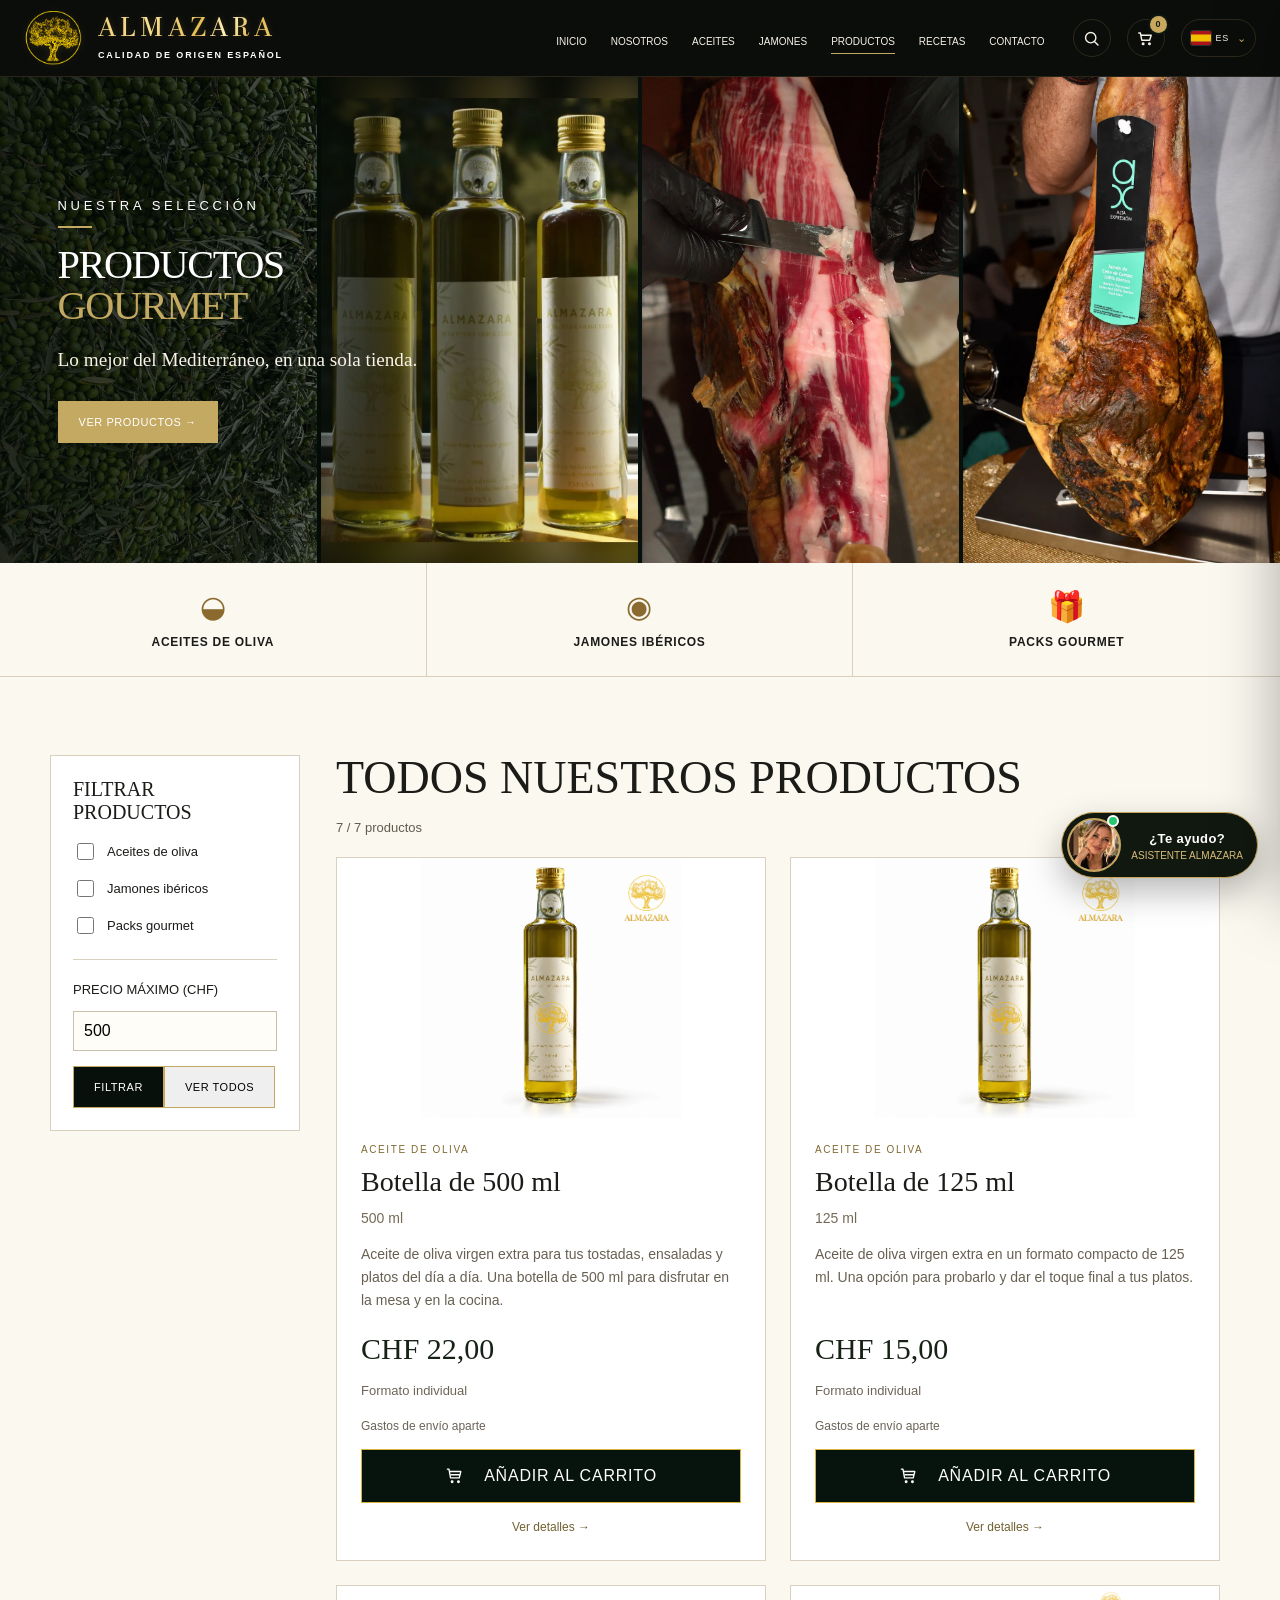
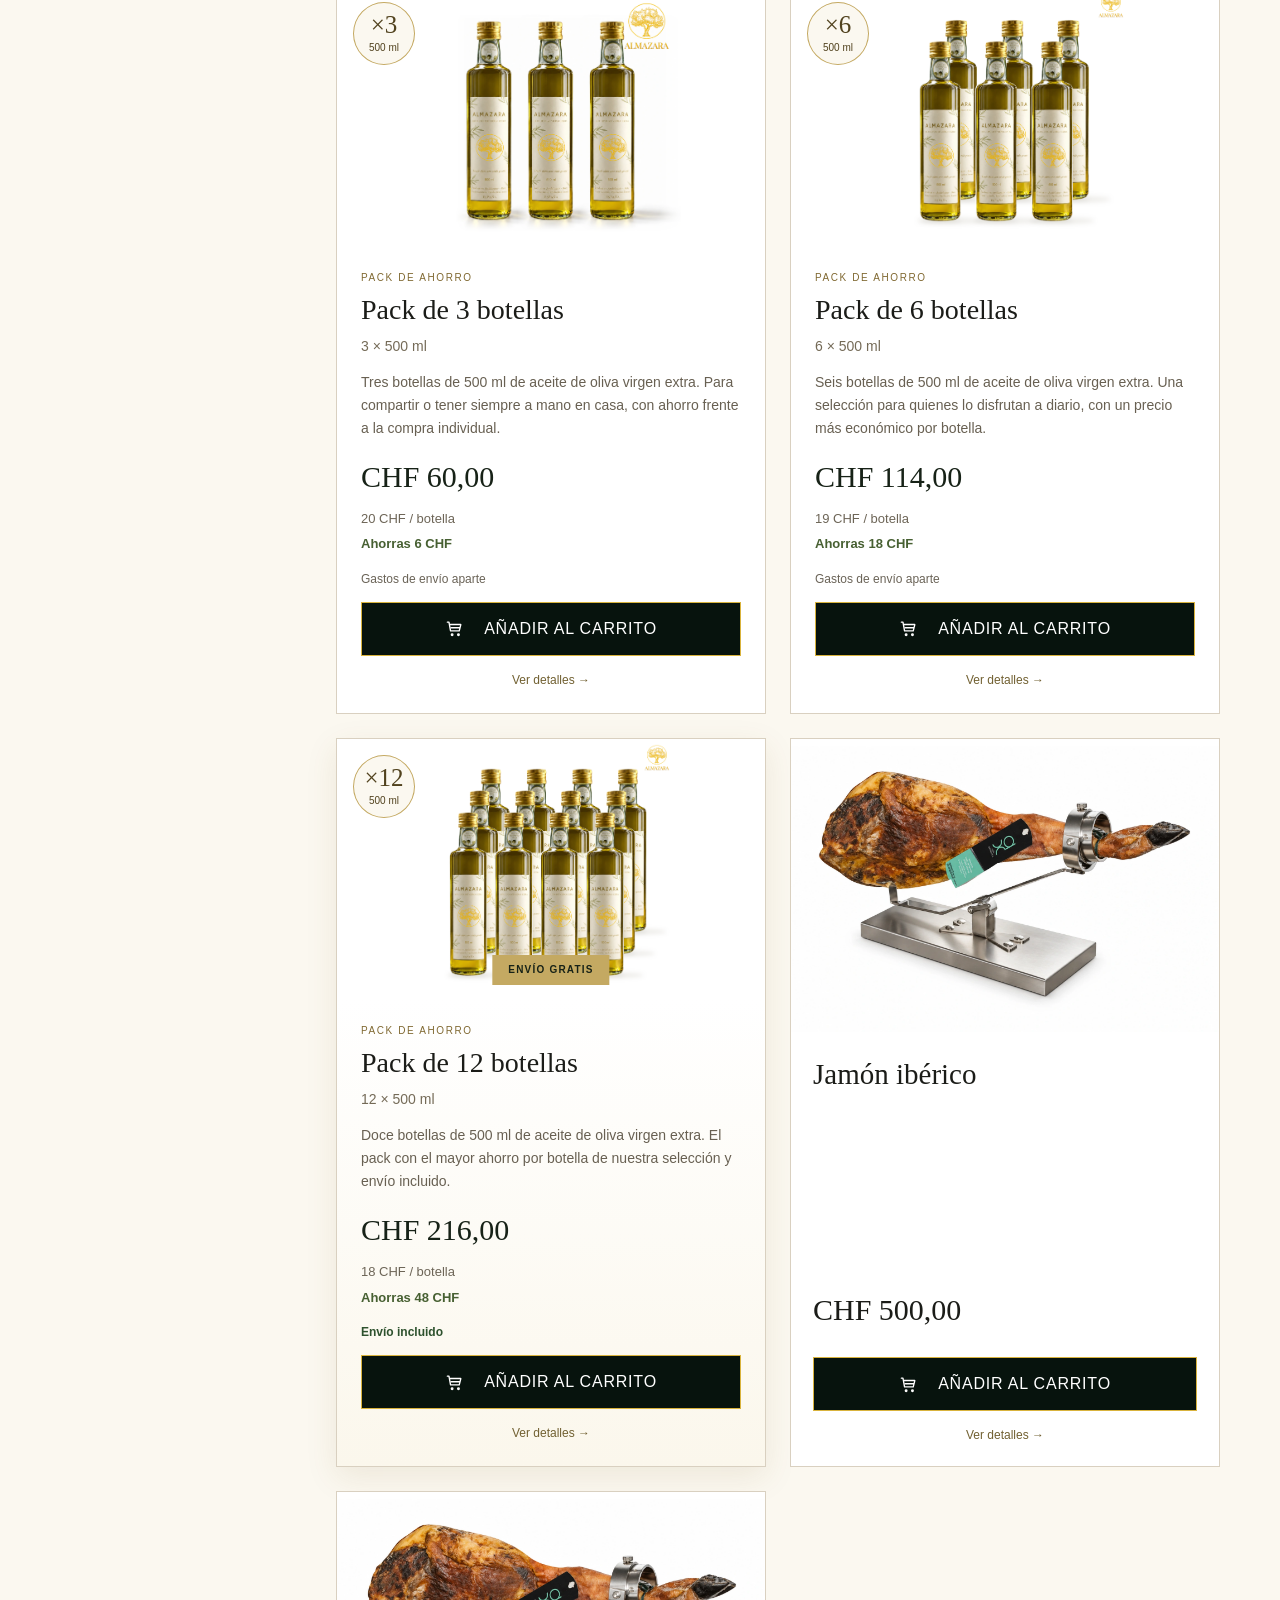
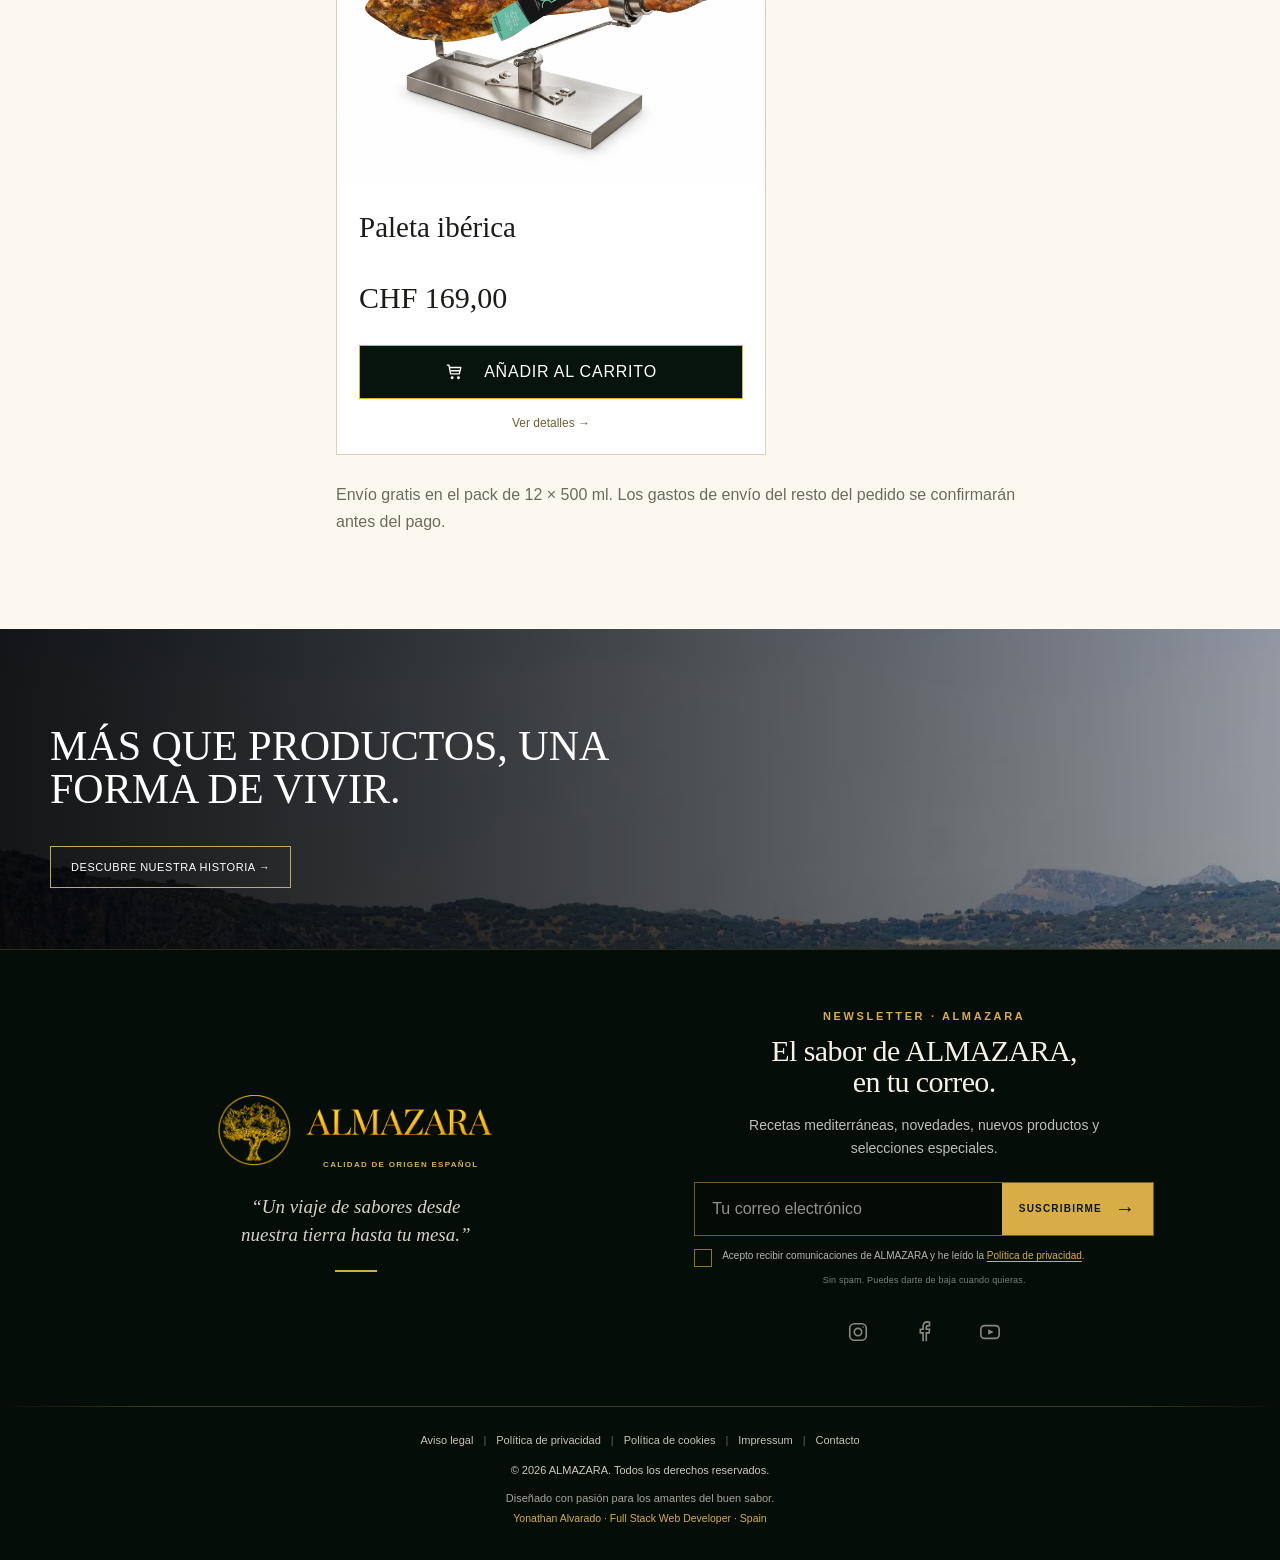
<file: productos.html>
<!DOCTYPE html>

<html lang="es"><head><meta charset="utf-8"/><meta content="width=device-width,initial-scale=1" name="viewport"/><title>Productos · ALMAZARA</title><link href="assets/css/style.css?v=20261006-asistente" rel="stylesheet"/><link href="assets/css/responsive-v2.css" rel="stylesheet"/><link href="assets/css/shop.css" rel="stylesheet"/><link href="assets/css/mobile-global.css" rel="stylesheet"/><link href="assets/css/revision.css?v=20260925-jamon-blanco" rel="stylesheet"/><link href="assets/css/productos-collage.css?v=20260924-jamon-bajado" rel="stylesheet"/><link rel="stylesheet" href="assets/css/premium-motion.css?v=20260924-gold-values"/><link rel="stylesheet" href="assets/css/footer-centered.css?v=20260925"/><link rel="stylesheet" href="assets/css/mobile-unified.css?v=20260925-responsive"/>
<link rel="stylesheet" href="assets/css/oil-pricing.css?v=20261007-modal"/>
<link rel="stylesheet" href="assets/css/product-modal.css?v=20261007-modal"/><link rel="stylesheet" href="assets/css/product-interactions.css?v=20261008-experience"/><link rel="stylesheet" href="assets/css/launch-ready.css?v=20261008-intro-fullscreen"/></head><body class="productos-page"><header class="site-header"><div class="container nav">
<a aria-label="ALMAZARA · Inicio" class="brand brand-logo" href="index.html"><img alt="" class="brand-symbol" src="assets/img/optimized/logo-almazara.webp"/><span class="brand-word"><span class="brand-wordmark-text">ALMAZARA</span><small>CALIDAD DE ORIGEN ESPAÑOL</small></span></a>
<nav class="nav-links"><a class="" href="index.html">INICIO</a><a class="" href="nosotros.html">NOSOTROS</a><a class="" href="aceites.html">ACEITES</a><a class="" href="jamones.html">JAMONES</a><a class="active" href="productos.html">PRODUCTOS</a><a class="" href="recetas.html">RECETAS</a><a class="" href="contacto.html">CONTACTO</a></nav><div class="nav-tools premium-tools">
<button aria-label="Buscar" class="head-tool search-trigger" type="button"><span class="tool-icon" aria-hidden="true"><svg viewBox="0 0 24 24"><circle cx="11" cy="11" r="6.5"></circle><path d="M16 16l4.2 4.2"></path></svg></span></button>
<button aria-label="Abrir cesta" class="head-tool cart-trigger" type="button"><span class="tool-icon" aria-hidden="true"><svg viewBox="0 0 24 24"><path d="M3.5 5h2l1.8 9.1h9.9l2-6.2H7"></path><circle cx="9" cy="18.5" r="1"></circle><circle cx="17" cy="18.5" r="1"></circle></svg></span><span class="cart-count">0</span></button>
<div class="lang-switch"><button aria-expanded="false" aria-haspopup="true" class="head-tool lang-trigger" type="button"><img class="lang-flag" src="assets/flags/es.svg" alt="" aria-hidden="true"/><span class="lang-code">ES</span><span class="chev">⌄</span></button><div class="lang-menu" role="menu"><button class="active" data-lang="ES"><img class="menu-flag" src="assets/flags/es.svg" alt="" aria-hidden="true"/><span class="menu-code">ES</span><small>Español</small><b>✓</b></button><button data-lang="DE"><img class="menu-flag" src="assets/flags/de.svg" alt="" aria-hidden="true"/><span class="menu-code">DE</span><small>Deutsch</small></button><button data-lang="FR"><img class="menu-flag" src="assets/flags/fr.svg" alt="" aria-hidden="true"/><span class="menu-code">FR</span><small>Français</small></button><button data-lang="IT"><img class="menu-flag" src="assets/flags/it.svg" alt="" aria-hidden="true"/><span class="menu-code">IT</span><small>Italiano</small></button><button data-lang="EN"><img class="menu-flag" src="assets/flags/en.svg" alt="" aria-hidden="true"/><span class="menu-code">EN</span><small>English</small></button></div></div>
</div>
</div></header><section id="complete-collage-hero" class="hero hero-anim productos-hero-premium"><div class="productos-collage-media" role="group" aria-label="Fotografías originales de los productos ALMAZARA">
<div class="producto-foto foto-aceitunas"><img alt="Aceitunas recién recogidas con sus hojas" src="assets/img/productos-foto-aceitunas.webp" width="1200" height="1600" decoding="async"/></div>
<div class="producto-foto foto-botellas"><img alt="Tres botellas de aceite ALMAZARA" src="assets/img/productos-foto-botellas.webp" width="1600" height="1066" fetchpriority="high" decoding="async"/></div>
<div class="producto-foto foto-jamon"><img alt="Corte de jamón ibérico a mano" src="assets/img/productos-corte-jamon-0080.webp" width="1202" height="1800" decoding="async"/></div>
<div class="producto-foto foto-plato"><img alt="Pata de jamón ibérico de cebo de campo con su etiqueta" src="assets/img/productos-pata-jamon-centrada.webp" width="1024" height="1536" decoding="async"/></div>
</div><div class="container hero-inner"><div class="hero-copy">
<div class="kicker">NUESTRA SELECCIÓN</div><h1>PRODUCTOS<br/><span class="gold">GOURMET</span></h1><p class="lead">Lo mejor del Mediterráneo, en una sola tienda.</p><div class="cta-row"><a class="btn btn-gold" href="#main">VER PRODUCTOS →</a></div>
</div></div></section>
<main id="main">
<section class="category-grid reveal">
<a class="category" href="#catalogo" data-category="aceites"><div class="ico" aria-hidden="true">◒</div><b>ACEITES DE OLIVA</b></a><a class="category" href="#catalogo" data-category="jamones"><div class="ico" aria-hidden="true">◉</div><b>JAMONES IBÉRICOS</b></a><a class="category" href="#catalogo" data-category="packs"><div class="ico" aria-hidden="true">🎁</div><b>PACKS GOURMET</b></a>
</section>
<section class="section paper"><div class="container filter-layout">
<form class="filter-panel reveal" id="catalog-filters"><h3>FILTRAR PRODUCTOS</h3>
<label><input type="checkbox" name="category" value="aceites"/><span>Aceites de oliva</span></label>
<label><input type="checkbox" name="category" value="jamones"/><span>Jamones ibéricos</span></label>
<label><input type="checkbox" name="category" value="packs"/><span>Packs gourmet</span></label>
<hr/><label for="catalog-max-price">PRECIO MÁXIMO (CHF)</label><input type="number" id="catalog-max-price" min="0" max="500" step="0.01" value="500"/>
<button class="btn btn-dark" type="submit">FILTRAR</button><button class="btn" type="reset">VER TODOS</button></form>
<div id="catalogo"><h2 class="section-title">TODOS NUESTROS PRODUCTOS</h2><p class="catalog-count" role="status" aria-live="polite"></p><div class="cards reveal oil-catalog-grid">
<article class="card oil-product-card" data-oil-id="aceite-premium-500">
<div class="card-media oil-product-media"><img src="assets/img/optimized/aceite-500-logo-original.webp" alt="Botella de aceite ALMAZARA de 500 ml" loading="lazy" decoding="async"/><button class="product-preview-trigger" type="button" data-quick-product="aceite-premium-500" aria-label="Ver producto"></button></div>
<div class="card-body"><div class="oil-card-kicker">ACEITE DE OLIVA</div><h3><a href="producto.html?id=aceite-premium-500" data-quick-product="aceite-premium-500">Botella de 500 ml</a></h3><div class="meta">500 ml</div>
<p class="oil-product-description">Aceite de oliva virgen extra para tus tostadas, ensaladas y platos del día a día. Una botella de 500 ml para disfrutar en la mesa y en la cocina.</p>
<div class="price" data-price-product="aceite-premium-500">CHF 22,00</div><p class="oil-unit-price">Formato individual</p>
<p class="oil-delivery">Gastos de envío aparte</p>
<button class="btn btn-dark add-to-cart" type="button" data-product="aceite-premium-500">AÑADIR AL CARRITO</button><a class="oil-detail-link" data-quick-product="aceite-premium-500" href="producto.html?id=aceite-premium-500">Ver detalles →</a></div></article><article class="card oil-product-card" data-oil-id="aceite-premium-125">
<div class="card-media oil-product-media"><img src="assets/img/optimized/aceite-125-logo-original.png" alt="Presentación ilustrativa ALMAZARA de 125 ml" loading="lazy" decoding="async"/><button class="product-preview-trigger" type="button" data-quick-product="aceite-premium-125" aria-label="Ver producto"></button></div>
<div class="card-body"><div class="oil-card-kicker">ACEITE DE OLIVA</div><h3><a href="producto.html?id=aceite-premium-125" data-quick-product="aceite-premium-125">Botella de 125 ml</a></h3><div class="meta">125 ml</div>
<p class="oil-product-description">Aceite de oliva virgen extra en un formato compacto de 125 ml. Una opción para probarlo y dar el toque final a tus platos.</p>
<div class="price" data-price-product="aceite-premium-125">CHF 15,00</div><p class="oil-unit-price">Formato individual</p>
<p class="oil-delivery">Gastos de envío aparte</p>
<button class="btn btn-dark add-to-cart" type="button" data-product="aceite-premium-125">AÑADIR AL CARRITO</button><a class="oil-detail-link" data-quick-product="aceite-premium-125" href="producto.html?id=aceite-premium-125">Ver detalles →</a></div></article><article class="card oil-product-card" data-oil-id="pack-3-aceites">
<div class="card-media oil-product-media"><img src="assets/img/optimized/aceite-pack-3-logo-original.webp" alt="3 × 500 ml" loading="lazy" decoding="async"/><span class="oil-pack-seal" aria-label="3 × 500 ml"><b>×3</b><small>500 ml</small></span><button class="product-preview-trigger" type="button" data-quick-product="pack-3-aceites" aria-label="Ver producto"></button></div>
<div class="card-body"><div class="oil-card-kicker">PACK DE AHORRO</div><h3><a href="producto.html?id=pack-3-aceites" data-quick-product="pack-3-aceites">Pack de 3 botellas</a></h3><div class="meta">3 × 500 ml</div>
<p class="oil-product-description">Tres botellas de 500 ml de aceite de oliva virgen extra. Para compartir o tener siempre a mano en casa, con ahorro frente a la compra individual.</p>
<div class="price" data-price-product="pack-3-aceites">CHF 60,00</div><p class="oil-unit-price">20 CHF / botella</p><p class="oil-saving">Ahorras 6 CHF</p>
<p class="oil-delivery">Gastos de envío aparte</p>
<button class="btn btn-dark add-to-cart" type="button" data-product="pack-3-aceites">AÑADIR AL CARRITO</button><a class="oil-detail-link" data-quick-product="pack-3-aceites" href="producto.html?id=pack-3-aceites">Ver detalles →</a></div></article><article class="card oil-product-card" data-oil-id="pack-6-aceites">
<div class="card-media oil-product-media"><img src="assets/img/optimized/aceite-pack-6-logo-original.webp" alt="6 × 500 ml" loading="lazy" decoding="async"/><span class="oil-pack-seal" aria-label="6 × 500 ml"><b>×6</b><small>500 ml</small></span><button class="product-preview-trigger" type="button" data-quick-product="pack-6-aceites" aria-label="Ver producto"></button></div>
<div class="card-body"><div class="oil-card-kicker">PACK DE AHORRO</div><h3><a href="producto.html?id=pack-6-aceites" data-quick-product="pack-6-aceites">Pack de 6 botellas</a></h3><div class="meta">6 × 500 ml</div>
<p class="oil-product-description">Seis botellas de 500 ml de aceite de oliva virgen extra. Una selección para quienes lo disfrutan a diario, con un precio más económico por botella.</p>
<div class="price" data-price-product="pack-6-aceites">CHF 114,00</div><p class="oil-unit-price">19 CHF / botella</p><p class="oil-saving">Ahorras 18 CHF</p>
<p class="oil-delivery">Gastos de envío aparte</p>
<button class="btn btn-dark add-to-cart" type="button" data-product="pack-6-aceites">AÑADIR AL CARRITO</button><a class="oil-detail-link" data-quick-product="pack-6-aceites" href="producto.html?id=pack-6-aceites">Ver detalles →</a></div></article><article class="card oil-product-card oil-best-pack" data-oil-id="pack-12-aceites">
<div class="card-media oil-product-media"><img src="assets/img/optimized/aceite-pack-12-logo-original.webp" alt="12 × 500 ml" loading="lazy" decoding="async"/><span class="oil-pack-seal" aria-label="12 × 500 ml"><b>×12</b><small>500 ml</small></span><span class="oil-free-badge">ENVÍO GRATIS</span><button class="product-preview-trigger" type="button" data-quick-product="pack-12-aceites" aria-label="Ver producto"></button></div>
<div class="card-body"><div class="oil-card-kicker">PACK DE AHORRO</div><h3><a href="producto.html?id=pack-12-aceites" data-quick-product="pack-12-aceites">Pack de 12 botellas</a></h3><div class="meta">12 × 500 ml</div>
<p class="oil-product-description">Doce botellas de 500 ml de aceite de oliva virgen extra. El pack con el mayor ahorro por botella de nuestra selección y envío incluido.</p>
<div class="price" data-price-product="pack-12-aceites">CHF 216,00</div><p class="oil-unit-price">18 CHF / botella</p><p class="oil-saving">Ahorras 48 CHF</p>
<p class="oil-delivery is-free">Envío incluido</p>
<button class="btn btn-dark add-to-cart" type="button" data-product="pack-12-aceites">AÑADIR AL CARRITO</button><a class="oil-detail-link" data-quick-product="pack-12-aceites" href="producto.html?id=pack-12-aceites">Ver detalles →</a></div></article>
<div class="card producto-jamon-blanco"><div class="card-media"><img alt="Jamón ibérico sobre fondo blanco" src="assets/img/optimized/producto-jamon-almazara-luminoso.webp" width="2048" height="1365"/><button class="product-preview-trigger" type="button" data-quick-product="jamon-iberico" aria-label="Ver producto"></button></div><div class="card-body"><h3><a href="producto.html?id=jamon-iberico" data-quick-product="jamon-iberico">Jamón ibérico</a></h3><div class="price">CHF 500,00</div><button class="btn btn-dark add-to-cart" type="button" data-product="jamon-iberico">AÑADIR AL CARRITO</button><a class="oil-detail-link" href="producto.html?id=jamon-iberico" data-quick-product="jamon-iberico">Ver detalles →</a></div></div>
<div class="card producto-jamon-blanco"><div class="card-media"><img alt="Paleta ibérica sobre fondo blanco" src="assets/img/optimized/producto-jamon-almazara-luminoso.webp" width="2048" height="1365"/><button class="product-preview-trigger" type="button" data-quick-product="paleta-iberica" aria-label="Ver producto"></button></div><div class="card-body"><h3><a href="producto.html?id=paleta-iberica" data-quick-product="paleta-iberica">Paleta ibérica</a></h3><div class="price">CHF 169,00</div><button class="btn btn-dark add-to-cart" type="button" data-product="paleta-iberica">AÑADIR AL CARRITO</button><a class="oil-detail-link" href="producto.html?id=paleta-iberica" data-quick-product="paleta-iberica">Ver detalles →</a></div></div>
</div><p class="catalog-empty" hidden>No hay productos que coincidan con estos filtros.</p><p class="section-sub" style="margin-top:26px">Envío gratis en el pack de 12 × 500 ml. Los gastos de envío del resto del pedido se confirmarán antes del pago.</p></div>
</div></section>
<section class="banner" style="background:linear-gradient(90deg,rgba(0,0,0,.62),rgba(0,0,0,.18)),url('assets/img/optimized/prod-banner-premium-new.webp') center/cover no-repeat"><div class="container"><h2>MÁS QUE PRODUCTOS, UNA FORMA DE VIVIR.</h2><a class="btn" href="nosotros.html">DESCUBRE NUESTRA HISTORIA →</a></div></section>
</main>
<footer class="site-footer site-footer-premium footer-enterprise footer-centered">
<div class="container footer-enterprise-main">
<div class="footer-enterprise-brand">
<a aria-label="ALMAZARA · Inicio" class="footer-brand" href="index.html">
<img alt="" class="footer-symbol" src="assets/img/optimized/logo-almazara.webp"/>
<span>
<img alt="ALMAZARA" class="footer-wordmark" src="assets/img/optimized/almazara-wordmark.webp"/>
<small>CALIDAD DE ORIGEN ESPAÑOL</small>
</span>
</a>
<p class="footer-brand-claim">“Un viaje de sabores desde nuestra tierra hasta tu mesa.”</p>
<span aria-hidden="true" class="footer-brand-line"></span>
</div>
<div class="footer-enterprise-newsletter footer-newsletter-premium">
<span class="newsletter-kicker">NEWSLETTER · ALMAZARA</span>
<h3>El sabor de ALMAZARA,<br/>en tu correo.</h3>
<p>Recetas mediterráneas, novedades, nuevos productos y selecciones especiales.</p>
<form action="#" class="footer-newsletter-form newsletter-live-form" novalidate="">
<label class="sr-only" for="footer-email-enterprise">Tu correo electrónico</label>
<div class="newsletter-input-row">
<input id="footer-email-enterprise" placeholder="Tu correo electrónico" required="" type="email"/>
<button aria-label="Suscribirme" type="submit"><span>SUSCRIBIRME</span><b>→</b></button>
</div>
<label class="newsletter-consent"><input required="" type="checkbox"/><span>Acepto recibir comunicaciones de ALMAZARA y he leído la <a href="privacidad.html">Política de privacidad</a>.</span></label>
<p class="newsletter-note">Sin spam. Puedes darte de baja cuando quieras.</p>
<div aria-live="polite" class="newsletter-success" role="status"></div>
</form>
<div aria-label="Redes sociales" class="footer-enterprise-socials">
<a aria-label="Instagram" data-social="instagram" aria-disabled="true"><svg viewBox="0 0 24 24" aria-hidden="true"><rect x="3" y="3" width="18" height="18" rx="5"/><circle cx="12" cy="12" r="4"/><circle cx="17.5" cy="6.5" r=".8" fill="currentColor" stroke="none"/></svg></a>
<a aria-label="Facebook" data-social="facebook" aria-disabled="true"><svg viewBox="0 0 24 24" aria-hidden="true"><path d="M14.5 22v-9h3l.5-4h-3.5V7c0-1 .3-2 2-2H18V1.4A20 20 0 0 0 15.4 1C12.8 1 11 2.7 11 6v3H8v4h3v9"/></svg></a>
<a aria-label="Youtube" data-social="youtube" aria-disabled="true"><svg viewBox="0 0 24 24" aria-hidden="true"><rect x="2" y="5" width="20" height="14" rx="4"/><path d="m10 9 6 3-6 3z" fill="currentColor" stroke="none"/></svg></a>
</div>
</div>
</div>
<div class="footer-enterprise-rule"></div>
<div class="container footer-enterprise-bottom">
<p class="footer-enterprise-copy">© 2026 ALMAZARA. Todos los derechos reservados.</p>
<nav aria-label="Información legal" class="footer-enterprise-legal">
<a href="aviso-legal.html">Aviso legal</a><span aria-hidden="true">|</span>
<a href="privacidad.html">Política de privacidad</a><span aria-hidden="true">|</span>
<a href="cookies.html">Política de cookies</a><span aria-hidden="true">|</span>
<a href="impressum.html">Impressum</a><span aria-hidden="true">|</span>
<a href="contacto.html">Contacto</a>
</nav>
<div class="footer-enterprise-credit">
<span>Diseñado con pasión para los amantes del buen sabor.</span>
<a href="https://www.instagram.com/techantoni/" rel="noopener" target="_blank">Yonathan Alvarado · Full Stack Web Developer · Spain</a>
</div>
</div>
</footer><script src="assets/js/app.js?v=20261008-launch"></script><script src="assets/js/catalog.js?v=20261008-experience"></script><script src="assets/js/shop.js?v=20261008-experience"></script><script src="assets/js/i18n.js?v=20261008-launch"></script>
<script src="assets/js/premium-motion.js?v=20260924-gold-values"></script>
<script src="assets/js/product-navigation.js?v=20261008-experience"></script><script src="assets/js/product-modal.js?v=20261008-experience"></script><script src="assets/js/site-config.js?v=20261008-launch"></script><script src="assets/js/touch-intro.js?v=20261008-intro-fullscreen"></script><script src="assets/js/connected-forms.js?v=20261008-launch"></script></body></html>
</file>
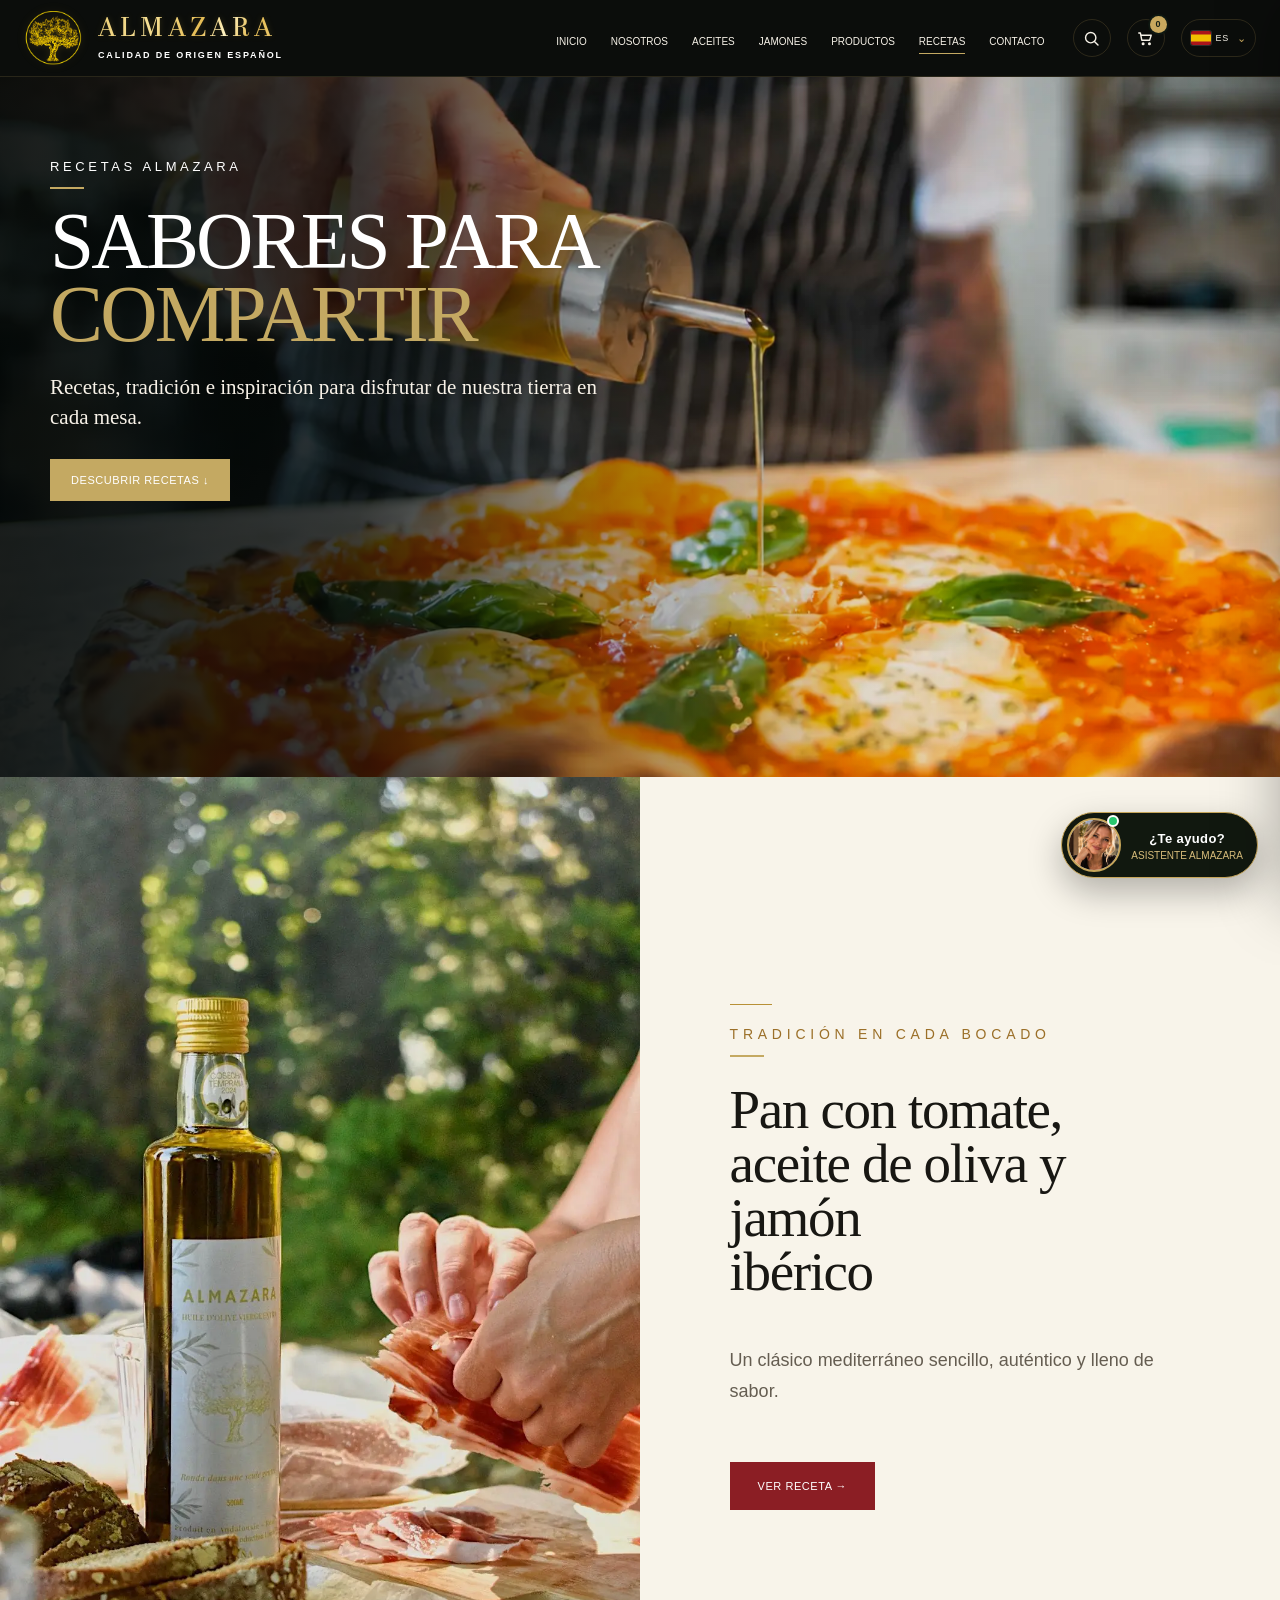
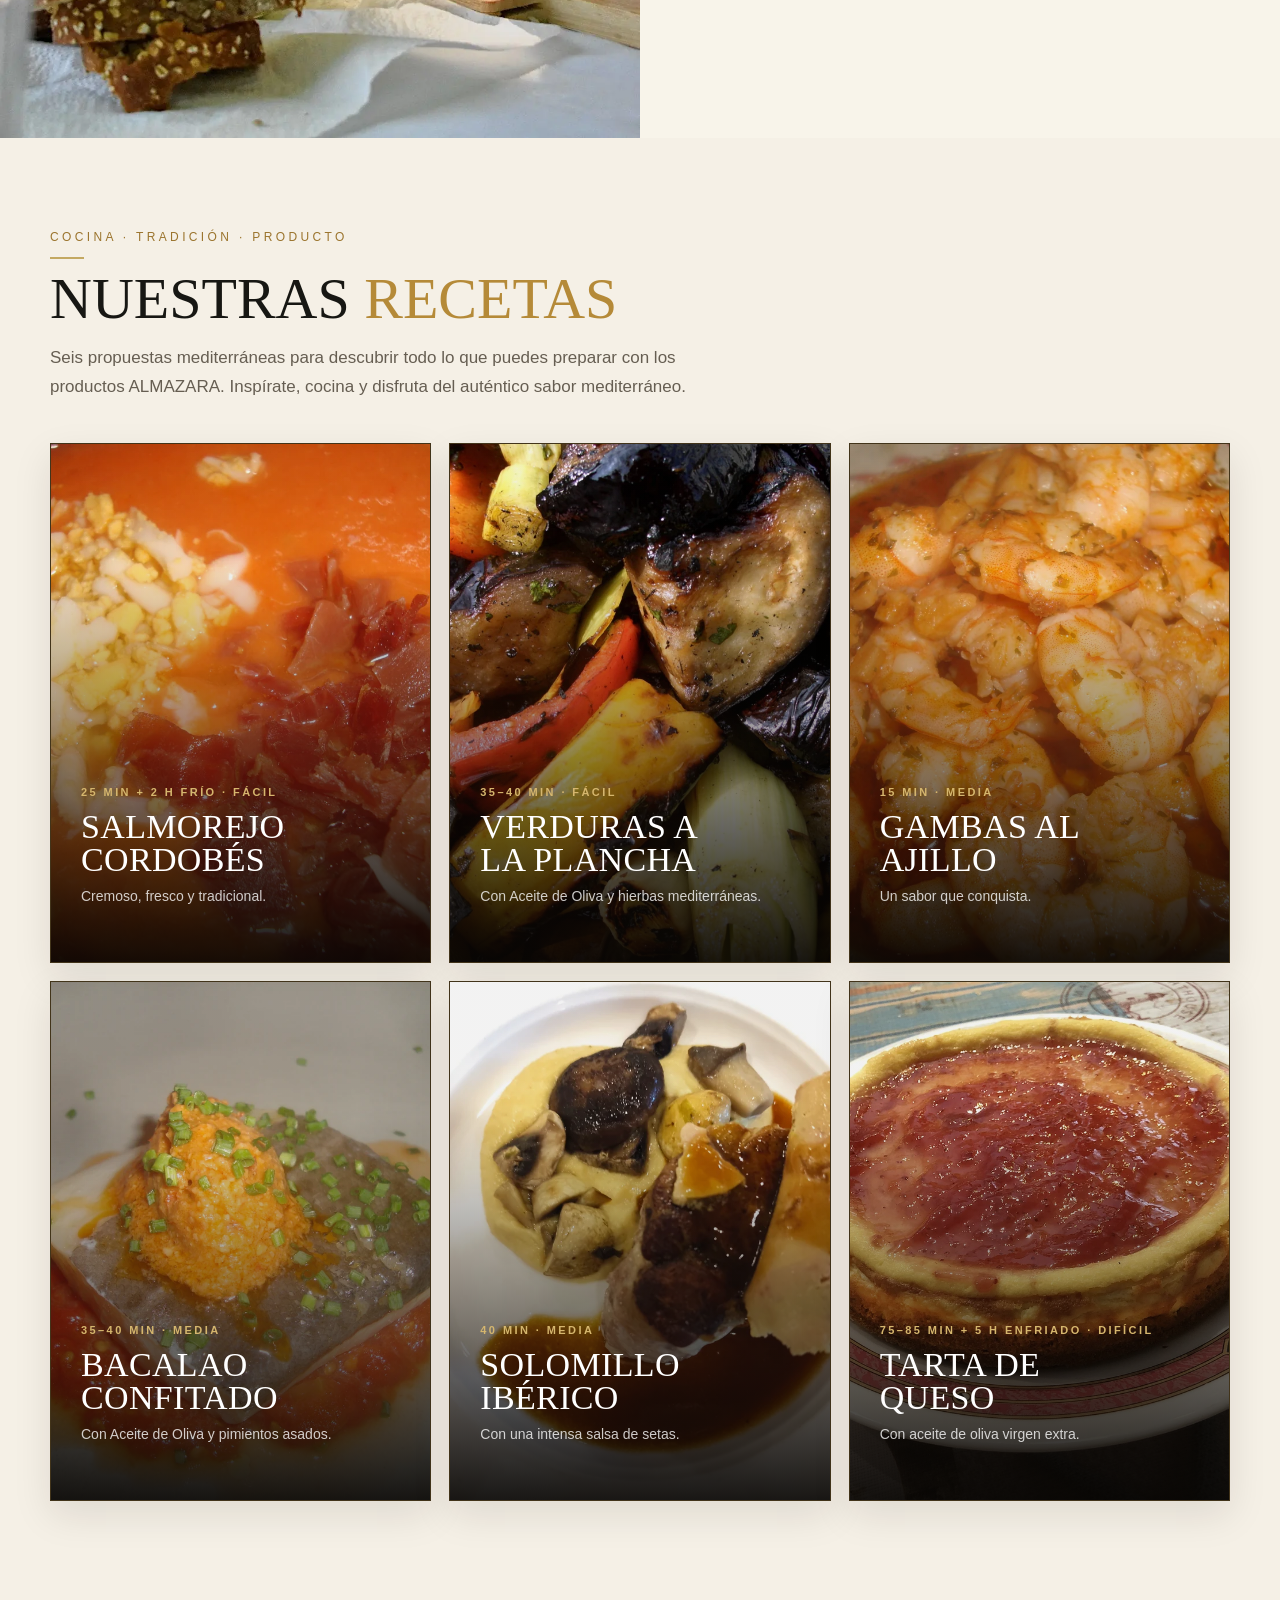
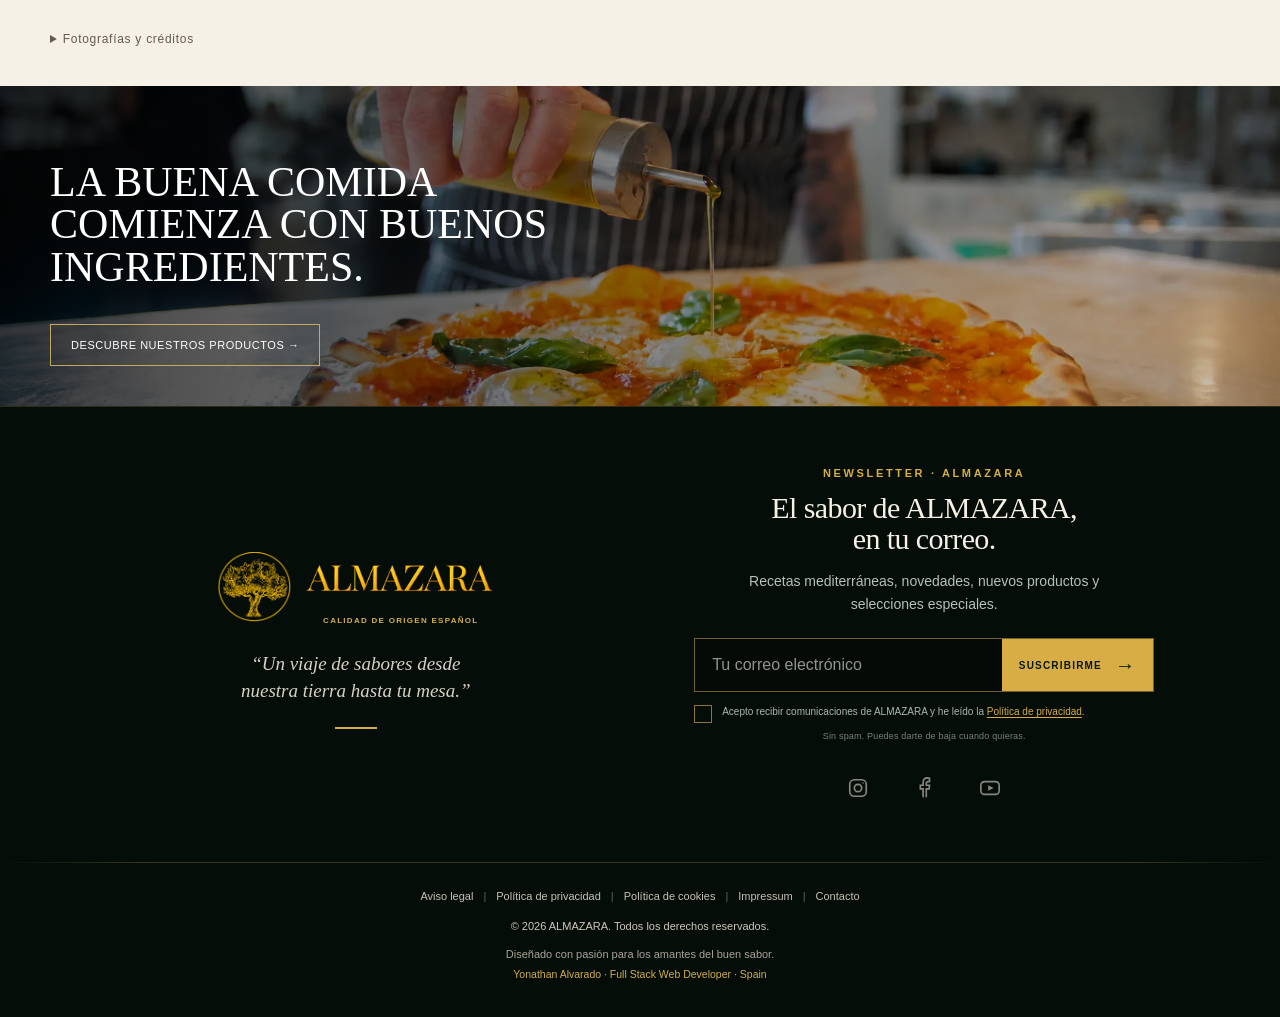
<file: recetas.html>
<!DOCTYPE html>

<html lang="es"><head><meta charset="utf-8"/><meta content="width=device-width,initial-scale=1" name="viewport"/><title>Recetas · ALMAZARA</title><link href="assets/css/style.css?v=20261006-asistente" rel="stylesheet"/><link href="assets/css/responsive-v2.css" rel="stylesheet"/><link href="assets/css/shop.css" rel="stylesheet"/><link href="assets/css/mobile-global.css" rel="stylesheet"/><link href="assets/css/revision.css?v=20260925-jamon-blanco" rel="stylesheet"/><link rel="stylesheet" href="assets/css/premium-motion.css?v=20260924-gold-values"/><link rel="stylesheet" href="assets/css/footer-centered.css?v=20260925"/><link rel="stylesheet" href="assets/css/mobile-unified.css?v=20260925-responsive"/>
<link rel="stylesheet" href="assets/css/oil-pricing.css?v=20261007-modal"/>
<link rel="stylesheet" href="assets/css/product-modal.css?v=20261007-modal"/><link rel="stylesheet" href="assets/css/product-interactions.css?v=20261008-experience"/><link rel="stylesheet" href="assets/css/launch-ready.css?v=20261008-intro-fullscreen"/></head><body class="recetas-page"><header class="site-header"><div class="container nav">
<a aria-label="ALMAZARA · Inicio" class="brand brand-logo" href="index.html"><img alt="" class="brand-symbol" src="assets/img/optimized/logo-almazara.webp"/><span class="brand-word"><span class="brand-wordmark-text">ALMAZARA</span><small>CALIDAD DE ORIGEN ESPAÑOL</small></span></a>
<nav class="nav-links"><a class="" href="index.html">INICIO</a><a class="" href="nosotros.html">NOSOTROS</a><a class="" href="aceites.html">ACEITES</a><a class="" href="jamones.html">JAMONES</a><a class="" href="productos.html">PRODUCTOS</a><a class="active" href="recetas.html">RECETAS</a><a class="" href="contacto.html">CONTACTO</a></nav><div class="nav-tools premium-tools">
<button aria-label="Buscar" class="head-tool search-trigger" type="button"><span class="tool-icon" aria-hidden="true"><svg viewBox="0 0 24 24"><circle cx="11" cy="11" r="6.5"></circle><path d="M16 16l4.2 4.2"></path></svg></span></button>
<button aria-label="Abrir cesta" class="head-tool cart-trigger" type="button"><span class="tool-icon" aria-hidden="true"><svg viewBox="0 0 24 24"><path d="M3.5 5h2l1.8 9.1h9.9l2-6.2H7"></path><circle cx="9" cy="18.5" r="1"></circle><circle cx="17" cy="18.5" r="1"></circle></svg></span><span class="cart-count">0</span></button>
<div class="lang-switch"><button aria-expanded="false" aria-haspopup="true" class="head-tool lang-trigger" type="button"><img class="lang-flag" src="assets/flags/es.svg" alt="" aria-hidden="true"/><span class="lang-code">ES</span><span class="chev">⌄</span></button><div class="lang-menu" role="menu"><button class="active" data-lang="ES"><img class="menu-flag" src="assets/flags/es.svg" alt="" aria-hidden="true"/><span class="menu-code">ES</span><small>Español</small><b>✓</b></button><button data-lang="DE"><img class="menu-flag" src="assets/flags/de.svg" alt="" aria-hidden="true"/><span class="menu-code">DE</span><small>Deutsch</small></button><button data-lang="FR"><img class="menu-flag" src="assets/flags/fr.svg" alt="" aria-hidden="true"/><span class="menu-code">FR</span><small>Français</small></button><button data-lang="IT"><img class="menu-flag" src="assets/flags/it.svg" alt="" aria-hidden="true"/><span class="menu-code">IT</span><small>Italiano</small></button><button data-lang="EN"><img class="menu-flag" src="assets/flags/en.svg" alt="" aria-hidden="true"/><span class="menu-code">EN</span><small>English</small></button></div></div>
</div>
</div></header><section class="hero hero-anim recipes-hero-premium"><div class="hero-media"><img alt="" src="assets/img/optimized/recipes-hero-premium.webp"/></div><div class="container hero-inner"><div class="hero-copy">
<div class="recipes-hero-desktop-copy"><div class="kicker">RECETAS ALMAZARA</div><h1>SABORES PARA<br/><span class="gold">COMPARTIR</span></h1><p class="lead">Recetas, tradición e inspiración para disfrutar de nuestra tierra en cada mesa.</p><div class="cta-row"><a class="btn btn-gold" href="#main">DESCUBRIR RECETAS ↓</a></div></div><div class="recipes-hero-mobile-copy"><div class="kicker">NUESTRAS RECETAS</div><h1>RECETAS<br/><span class="gold">MEDITERRÁNEAS</span></h1><p class="lead">Sabor, tradición y salud,<br/>en tu mesa.</p><div class="cta-row"><a class="btn btn-gold" href="#main">VER RECETAS →</a></div></div>
</div></div></section>
<main id="main">
<section class="split reveal recipe-featured-premium"><div class="visual"><img alt="Aceite de oliva ALMAZARA, pan y jamón en la mesa" src="assets/img/optimized/prod-oil-real-almazara.webp"/></div><div class="content"><div class="kicker recipe-featured-kicker">TRADICIÓN EN CADA BOCADO</div><h2 class="section-title">Pan con tomate,<br/>aceite de oliva y jamón<br/>ibérico</h2><p class="section-sub">Un clásico mediterráneo sencillo, auténtico y lleno de sabor.</p><div class="cta-row"><a class="btn btn-red recipe-featured-btn" href="#" data-recipe="pan-tomate">VER RECETA →</a></div></div></section>
<section class="section paper recipes-premium-section"><div class="container">
<div class="recipes-premium-heading"><div class="kicker">COCINA · TRADICIÓN · PRODUCTO</div><h2 class="section-title">NUESTRAS <span>RECETAS</span></h2><p>Seis propuestas mediterráneas para descubrir todo lo que puedes preparar con los productos ALMAZARA. Inspírate, cocina y disfruta del auténtico sabor mediterráneo.</p></div>
<div class="recipes-premium-grid reveal">
<article class="recipe-premium-card" data-recipe="salmorejo" tabindex="0" role="button"><img alt="Salmorejo cordobés" src="assets/img/recipe-salmorejo-photo.webp"/><div class="recipe-premium-shade"></div><div class="recipe-premium-content"><div class="recipe-premium-meta">25 MIN + 2 H FRÍO · FÁCIL</div><h3>SALMOREJO<br/>CORDOBÉS</h3><p>Cremoso, fresco y tradicional.</p><a class="recipe-premium-btn" href="#">VER RECETA →</a></div></article>
<article class="recipe-premium-card" data-recipe="verduras" tabindex="0" role="button"><img alt="Verduras a la plancha" src="assets/img/recipe-verduras-photo.webp"/><div class="recipe-premium-shade"></div><div class="recipe-premium-content"><div class="recipe-premium-meta">35–40 MIN · FÁCIL</div><h3>VERDURAS A<br/>LA PLANCHA</h3><p>Con Aceite de Oliva y hierbas mediterráneas.</p><a class="recipe-premium-btn" href="#">VER RECETA →</a></div></article>
<article class="recipe-premium-card" data-recipe="gambas" tabindex="0" role="button"><img alt="Gambas al ajillo" src="assets/img/recipe-gambas-photo.webp"/><div class="recipe-premium-shade"></div><div class="recipe-premium-content"><div class="recipe-premium-meta">15 MIN · MEDIA</div><h3>GAMBAS AL<br/>AJILLO</h3><p>Un sabor que conquista.</p><a class="recipe-premium-btn" href="#">VER RECETA →</a></div></article>
<article class="recipe-premium-card" data-recipe="bacalao" tabindex="0" role="button"><img alt="Bacalao confitado" src="assets/img/recipe-bacalao-photo.webp"/><div class="recipe-premium-shade"></div><div class="recipe-premium-content"><div class="recipe-premium-meta">35–40 MIN · MEDIA</div><h3>BACALAO<br/>CONFITADO</h3><p>Con Aceite de Oliva y pimientos asados.</p><a class="recipe-premium-btn" href="#">VER RECETA →</a></div></article>
<article class="recipe-premium-card" data-recipe="solomillo" tabindex="0" role="button"><img alt="Solomillo ibérico" src="assets/img/recipe-solomillo-photo.webp"/><div class="recipe-premium-shade"></div><div class="recipe-premium-content"><div class="recipe-premium-meta">40 MIN · MEDIA</div><h3>SOLOMILLO<br/>IBÉRICO</h3><p>Con una intensa salsa de setas.</p><a class="recipe-premium-btn" href="#">VER RECETA →</a></div></article>
<article class="recipe-premium-card" data-recipe="tarta" tabindex="0" role="button"><img alt="Tarta de queso" src="assets/img/recipe-tarta-photo.webp"/><div class="recipe-premium-shade"></div><div class="recipe-premium-content"><div class="recipe-premium-meta">75–85 MIN + 5 H ENFRIADO · DIFÍCIL</div><h3>TARTA DE<br/>QUESO</h3><p>Con aceite de oliva virgen extra.</p><a class="recipe-premium-btn" href="#">VER RECETA →</a></div></article>
</div></div></section>
<details class="recipe-photo-credits container"><summary>Fotografías y créditos</summary><p>Fotografías reales de inspiración culinaria. La presentación y las guarniciones pueden variar respecto a la receta. Imágenes convertidas a WebP y encuadradas para esta web; las adaptaciones mantienen la licencia indicada.</p><ul><li><a href="https://commons.wikimedia.org/wiki/File:Salmorejo.jpg" target="_blank" rel="noopener">Salmorejo.jpg</a> — Juan Emilio Prades Bel. <a href="https://creativecommons.org/licenses/by-sa/4.0/" target="_blank" rel="noopener">CC BY-SA 4.0</a>.</li><li><a href="https://commons.wikimedia.org/wiki/File:Grilled_vegetables.jpg" target="_blank" rel="noopener">Grilled vegetables.jpg</a> — Salimfadhley. <a href="https://creativecommons.org/licenses/by-sa/3.0/" target="_blank" rel="noopener">CC BY-SA 3.0</a>.</li><li><a href="https://commons.wikimedia.org/wiki/File:Plato_de_Gambas_al_ajillo.jpg" target="_blank" rel="noopener">Plato de Gambas al ajillo.jpg</a> — Juan Emilio Prades Bel. <a href="https://creativecommons.org/licenses/by-sa/4.0/" target="_blank" rel="noopener">CC BY-SA 4.0</a>.</li><li><a href="https://commons.wikimedia.org/wiki/File:Bacalao_confitado_sobre_un_fondo_de_tomate_de_colgar_asado.jpg" target="_blank" rel="noopener">Bacalao confitado sobre un fondo de tomate de colgar asado.jpg</a> — Juan Emilio Prades Bel. <a href="https://creativecommons.org/licenses/by-sa/4.0/" target="_blank" rel="noopener">CC BY-SA 4.0</a>.</li><li><a href="https://commons.wikimedia.org/wiki/File:Solomillo_ib%C3%A9rico_al_foie_con_Pur%C3%A9de_Hummus.jpg" target="_blank" rel="noopener">Solomillo ibérico al foie con Puréde Hummus.jpg</a> — Francesc Fort. <a href="https://creativecommons.org/licenses/by-sa/4.0/" target="_blank" rel="noopener">CC BY-SA 4.0</a>.</li><li><a href="https://commons.wikimedia.org/wiki/File:Tarta_de_queso_con_mermelada.jpg" target="_blank" rel="noopener">Tarta de queso con mermelada.jpg</a> — Luis Lafuente Agudín (Amasuela). <a href="https://creativecommons.org/licenses/by-sa/4.0/" target="_blank" rel="noopener">CC BY-SA 4.0</a>.</li></ul></details>
<section class="banner" style="background:url('assets/img/optimized/recipes-hero-premium.webp') center/cover"><div class="container"><h2>LA BUENA COMIDA COMIENZA CON BUENOS INGREDIENTES.</h2><a class="btn" href="productos.html">DESCUBRE NUESTROS PRODUCTOS →</a></div></section>
</main>
<div class="recipe-modal" id="recipe-modal" aria-hidden="true">
  <div class="recipe-modal-dialog" role="dialog" aria-modal="true" aria-labelledby="recipe-modal-title">
    <button class="recipe-modal-close" type="button" aria-label="Cerrar receta">×</button>
    <div class="recipe-modal-kicker">RECETAS · ALMAZARA</div>
    <h3 class="recipe-modal-title" id="recipe-modal-title"></h3>
    <div class="recipe-modal-meta" id="recipe-modal-meta"></div>
    <h4>Ingredientes</h4><ul class="recipe-modal-ingredients" id="recipe-modal-ingredients"></ul>
    <p class="recipe-modal-measures"><small>Medidas: 1 cucharada = 15 ml; 1 cucharadita = 5 ml. Usa cucharas rasas para los ingredientes secos. Los gramos (g) indican peso; los mililitros (ml), volumen. Los pesos de verduras corresponden a la parte limpia y los tiempos son orientativos.</small></p>
    <h4>Preparación</h4><ol class="recipe-modal-steps" id="recipe-modal-steps"></ol>
    <div class="recipe-modal-tip"><strong>EL TOQUE ALMAZARA</strong><span id="recipe-modal-tip"></span></div>
  </div>
</div>

<footer class="site-footer site-footer-premium footer-enterprise footer-centered">
<div class="container footer-enterprise-main">
<div class="footer-enterprise-brand">
<a aria-label="ALMAZARA · Inicio" class="footer-brand" href="index.html">
<img alt="" class="footer-symbol" src="assets/img/optimized/logo-almazara.webp"/>
<span>
<img alt="ALMAZARA" class="footer-wordmark" src="assets/img/optimized/almazara-wordmark.webp"/>
<small>CALIDAD DE ORIGEN ESPAÑOL</small>
</span>
</a>
<p class="footer-brand-claim">“Un viaje de sabores desde nuestra tierra hasta tu mesa.”</p>
<span aria-hidden="true" class="footer-brand-line"></span>
</div>
<div class="footer-enterprise-newsletter footer-newsletter-premium">
<span class="newsletter-kicker">NEWSLETTER · ALMAZARA</span>
<h3>El sabor de ALMAZARA,<br/>en tu correo.</h3>
<p>Recetas mediterráneas, novedades, nuevos productos y selecciones especiales.</p>
<form action="#" class="footer-newsletter-form newsletter-live-form" novalidate="">
<label class="sr-only" for="footer-email-enterprise">Tu correo electrónico</label>
<div class="newsletter-input-row">
<input id="footer-email-enterprise" placeholder="Tu correo electrónico" required="" type="email"/>
<button aria-label="Suscribirme" type="submit"><span>SUSCRIBIRME</span><b>→</b></button>
</div>
<label class="newsletter-consent"><input required="" type="checkbox"/><span>Acepto recibir comunicaciones de ALMAZARA y he leído la <a href="privacidad.html">Política de privacidad</a>.</span></label>
<p class="newsletter-note">Sin spam. Puedes darte de baja cuando quieras.</p>
<div aria-live="polite" class="newsletter-success" role="status"></div>
</form>
<div aria-label="Redes sociales" class="footer-enterprise-socials">
<a aria-label="Instagram" data-social="instagram" aria-disabled="true"><svg viewBox="0 0 24 24" aria-hidden="true"><rect x="3" y="3" width="18" height="18" rx="5"/><circle cx="12" cy="12" r="4"/><circle cx="17.5" cy="6.5" r=".8" fill="currentColor" stroke="none"/></svg></a>
<a aria-label="Facebook" data-social="facebook" aria-disabled="true"><svg viewBox="0 0 24 24" aria-hidden="true"><path d="M14.5 22v-9h3l.5-4h-3.5V7c0-1 .3-2 2-2H18V1.4A20 20 0 0 0 15.4 1C12.8 1 11 2.7 11 6v3H8v4h3v9"/></svg></a>
<a aria-label="Youtube" data-social="youtube" aria-disabled="true"><svg viewBox="0 0 24 24" aria-hidden="true"><rect x="2" y="5" width="20" height="14" rx="4"/><path d="m10 9 6 3-6 3z" fill="currentColor" stroke="none"/></svg></a>
</div>
</div>
</div>
<div class="footer-enterprise-rule"></div>
<div class="container footer-enterprise-bottom">
<p class="footer-enterprise-copy">© 2026 ALMAZARA. Todos los derechos reservados.</p>
<nav aria-label="Información legal" class="footer-enterprise-legal">
<a href="aviso-legal.html">Aviso legal</a><span aria-hidden="true">|</span>
<a href="privacidad.html">Política de privacidad</a><span aria-hidden="true">|</span>
<a href="cookies.html">Política de cookies</a><span aria-hidden="true">|</span>
<a href="impressum.html">Impressum</a><span aria-hidden="true">|</span>
<a href="contacto.html">Contacto</a>
</nav>
<div class="footer-enterprise-credit">
<span>Diseñado con pasión para los amantes del buen sabor.</span>
<a href="https://www.instagram.com/techantoni/" rel="noopener" target="_blank">Yonathan Alvarado · Full Stack Web Developer · Spain</a>
</div>
</div>
</footer><script>
(function(){
const recipes={
 'pan-tomate':{
  title:'Pan con tomate, aceite de oliva y jamón ibérico',
  meta:'4 raciones · 10 min · Fácil',
  ingredients:['320 g de pan rústico (8 rebanadas de unos 40 g)','400 g de tomate maduro rallado','30 ml de Aceite de Oliva Virgen Extra ALMAZARA (2 cucharadas)','120 g de Jamón Ibérico ALMAZARA en lonchas finas','1 g de sal fina (opcional, según el punto de sal del jamón)'],
  steps:['Tuesta las 8 rebanadas de pan durante 2–3 minutos por cada lado, hasta que estén ligeramente crujientes.','Mezcla los 400 g de tomate rallado con hasta 1 g de sal; puedes omitirla si el jamón ya aporta suficiente.','Reparte el tomate entre las 8 tostadas y riégalas con 15 ml de aceite (1 cucharada en total).','Distribuye los 120 g de jamón y los 15 ml de aceite restantes entre las tostadas. Sirve 2 por persona de inmediato.'],
  tip:'Reserva la segunda cucharada del aceite indicado para el acabado: realza el tomate y el jamón sin añadir aceite extra.'
 },
 salmorejo:{
  title:'Salmorejo cordobés',
  meta:'4 raciones · 25 min + 2 h de frío · Fácil',
  ingredients:['1.000 g de tomates maduros','200 g de pan del día anterior, preferiblemente de miga compacta','1 diente de ajo pelado (unos 5 g)','100 ml de Aceite de Oliva Virgen Extra ALMAZARA','5 g de sal fina','2 huevos M ya cocidos y pelados','80 g de Jamón Ibérico ALMAZARA en taquitos'],
  steps:['Lava y trocea los tomates. Tritúralos y, si quieres una crema más fina, pásalos por un colador.','Añade los 200 g de pan troceado y deja que se empape durante 10 minutos. Incorpora el diente de ajo y los 5 g de sal; tritura hasta que no queden grumos.','Agrega 90 ml de aceite en un hilo fino mientras sigues triturando, hasta que la crema emulsione. Reserva los 10 ml restantes para servir.','Refrigera el salmorejo tapado durante al menos 2 horas. Este tiempo se añade a los 25 minutos de preparación; se parte de huevos ya cocidos.','Reparte en 4 cuencos. Termina cada ración con medio huevo picado, 20 g de jamón y una cuarta parte del aceite reservado.'],
  tip:'La miga compacta da cuerpo a la crema. Usa tomates bien maduros para que el sabor destaque sin necesidad de añadir azúcar.'
 },
 verduras:{
  title:'Verduras a la plancha',
  meta:'4 raciones de guarnición · 35–40 min · Fácil',
  ingredients:['300 g de calabacín','300 g de berenjena','150 g de pimiento rojo','150 g de pimiento amarillo','200 g de espárragos verdes, sin la base dura','45 ml de Aceite de Oliva Virgen Extra ALMAZARA (3 cucharadas)','4 g de sal fina','1/4 de cucharadita de pimienta negra molida','1 cucharadita de orégano seco'],
  steps:['Lava las verduras. Corta el calabacín y la berenjena en rodajas de unos 5 mm; los pimientos, en tiras de 2 cm. Deja los espárragos enteros o córtalos por la mitad.','Calienta una plancha amplia a fuego medio-alto. Pincela las verduras con 30 ml de aceite (2 cucharadas) y reparte entre ellas los 4 g de sal.','Cocina sin amontonar, por tandas: calabacín y berenjena, unos 3–4 minutos por lado; pimientos y espárragos, unos 8–10 minutos, girándolos. Retira cada pieza cuando esté tierna y dorada. Con una plancha pequeña necesitarás más tiempo.','Mezcla los 15 ml de aceite restantes con la pimienta y el orégano. Reparte sobre las verduras y sirve como guarnición para 4 personas.'],
  tip:'Pincelar las verduras reparte mejor el aceite. Reserva la tercera cucharada para incorporar las hierbas justo al servir.'
 },
 gambas:{
  title:'Gambas al ajillo',
  meta:'4 raciones de entrante · 15 min · Media',
  ingredients:['600 g de gambas crudas peladas y limpias (descongeladas si procede)','4 dientes de ajo pelados (unos 20 g)','1 guindilla seca pequeña (opcional)','90 ml de Aceite de Oliva Virgen Extra ALMAZARA (6 cucharadas)','5 g de perejil fresco picado','3 g de sal fina','160 g de pan para acompañar (opcional)'],
  steps:['Seca las gambas y lamina los 4 dientes de ajo. Si usas guindilla, retira las semillas para suavizar el picante. Los 15 minutos no incluyen la descongelación.','Calienta los 90 ml de aceite en una sartén amplia a fuego medio-bajo. Añade el ajo y la guindilla y cocina 2–3 minutos, hasta que el ajo empiece a tomar color, sin quemarlo.','Sube a fuego medio, incorpora las gambas y los 3 g de sal. Cocina unos 3–5 minutos, removiendo, hasta que estén opacas y cocinadas por dentro; el tiempo depende de su tamaño.','Retira del fuego, incorpora los 5 g de perejil y reparte en 4 platos. Acompaña cada ración, si quieres, con 40 g del pan indicado.'],
  tip:'Sirve las gambas inmediatamente, con su aceite aromatizado, para conservar su textura jugosa.'
 },
 bacalao:{
  title:'Bacalao confitado',
  meta:'4 raciones · 35–40 min · Media',
  ingredients:['4 lomos de bacalao ya desalado de 150 g cada uno (600 g en total)','500 ml de Aceite de Oliva Virgen Extra ALMAZARA, aproximadamente, para el confitado; ajusta en incrementos de 50 ml hasta cubrir los lomos','3 dientes de ajo pelados (unos 15 g)','300 g de pimientos rojos ya asados, pelados y escurridos','1/4 de cucharadita de pimienta negra molida','1 ramita pequeña de tomillo fresco'],
  steps:['Seca los 4 lomos de bacalao. Utiliza una cazuela estrecha en la que quepan en una sola capa. El tiempo indicado parte de bacalao ya desalado y pimientos ya asados.','Pon en la cazuela los 500 ml de aceite, los 3 dientes de ajo y la ramita de tomillo. Calienta suavemente durante unos 5 minutos, sin freír el ajo.','Introduce el bacalao y comprueba que quede cubierto; si hace falta, añade aceite en incrementos de 50 ml. Mantén el aceite a unos 75–80 °C y cocina aproximadamente 15–25 minutos, según el grosor, hasta que el centro de los lomos alcance 63 °C.','Mientras tanto, calienta los pimientos 3–4 minutos en otra sartén con 15 ml (1 cucharada) del aceite del confitado. Añade la pimienta.','Escurre el bacalao y sirve 1 lomo por persona sobre 75 g de pimientos. Termina cada plato con 5 ml (1 cucharadita) del aceite aromatizado.'],
  tip:'El aceite es el medio de cocción y no se sirve entero. Una cazuela ajustada al tamaño de los lomos permite cubrirlos con menos aceite.'
 },
 solomillo:{
  title:'Solomillo ibérico',
  meta:'4 raciones · 40 min, incluido reposo · Media',
  ingredients:['600 g de solomillo de cerdo ibérico limpio','300 g de setas variadas limpias','150 g de cebolla pelada','200 ml de caldo de carne bajo en sal','45 ml de Aceite de Oliva Virgen Extra ALMAZARA (3 cucharadas)','4 g de sal fina','1/4 de cucharadita de pimienta negra molida','1 cucharadita de tomillo seco'],
  steps:['Corta el solomillo en medallones de unos 3 cm. Pica la cebolla y trocea las setas. Reparte 3 g de sal y la pimienta sobre la carne.','Calienta 15 ml de aceite (1 cucharada) en una sartén amplia. Dora los medallones unos 2 minutos por lado y reserva; terminarán de cocinarse en la salsa.','Añade otros 15 ml de aceite. Pocha la cebolla 5–6 minutos; incorpora las setas y el gramo de sal restante y saltea 6–8 minutos. Añade los 200 ml de caldo y el tomillo y deja reducir unos 5 minutos.','Devuelve la carne y sus jugos a la sartén. Cocina a fuego suave unos 3–5 minutos más, según el grosor, hasta que el centro alcance 63 °C. Retira del fuego y deja reposar la carne al menos 3 minutos.','Reparte la carne y la salsa entre 4 platos. Distribuye los 15 ml de aceite restantes sobre las raciones justo antes de servir.'],
  tip:'El caldo bajo en sal permite concentrar la salsa sin que resulte demasiado salada. El reposo está incluido en el tiempo de la receta.'
 },
 tarta:{
  title:'Tarta de queso',
  meta:'8 porciones · 20 min preparación + 55–65 min horno + mínimo 5 h enfriado · Difícil',
  ingredients:['600 g de queso crema natural','3 huevos M','200 ml de nata para montar (35 % de materia grasa)','150 g de azúcar','180 g de galletas tipo María o digestive, para la base','60 g de mantequilla sin sal, fundida, para la base','15 ml de Aceite de Oliva Virgen Extra ALMAZARA (1 cucharada), para el relleno','8 hojas pequeñas de romero fresco, picadas muy finas (opcional, para decorar)'],
  steps:['Precalienta el horno a 180 °C, con calor arriba y abajo, sin ventilador. Forra con papel de horno la base de un molde desmontable de 20 cm de diámetro.','Tritura los 180 g de galletas y mézclalos con los 60 g de mantequilla fundida. Presiona sobre la base del molde y hornea 10 minutos. Retira el molde y baja el horno a 160 °C.','Mientras se templa la base, mezcla los 600 g de queso con los 150 g de azúcar. Incorpora los 3 huevos de uno en uno, después los 200 ml de nata y los 15 ml de aceite. Mezcla suavemente, sin introducir demasiado aire.','Vierte el relleno sobre la base y hornea a 160 °C durante 45–55 minutos. Los bordes deben quedar firmes y el centro temblar ligeramente al mover el molde, sin verse líquido. El tiempo puede variar según el horno.','Deja enfriar aproximadamente 1 hora a temperatura ambiente y refrigera al menos 4 horas, hasta que esté completamente fría y firme. El tiempo total es de unas 6 h 15 min a 6 h 25 min, incluido ese enfriado mínimo.','Desmolda en frío y corta en 8 porciones. Si usas romero, reparte las 8 hojas finamente picadas entre las porciones.'],
  tip:'La cucharada de aceite se incorpora al relleno. El enfriado completo permite que la tarta asiente y se corte con limpieza.'
 }
};
const modal=document.getElementById('recipe-modal'), title=document.getElementById('recipe-modal-title'), meta=document.getElementById('recipe-modal-meta'), ing=document.getElementById('recipe-modal-ingredients'), steps=document.getElementById('recipe-modal-steps'), tip=document.getElementById('recipe-modal-tip'), close=modal.querySelector('.recipe-modal-close');
let lastFocus=null;
function openRecipe(key,trigger){const r=recipes[key];if(!r)return;lastFocus=trigger||document.activeElement;title.textContent=r.title;meta.textContent=r.meta;ing.innerHTML=r.ingredients.map(x=>'<li>'+x+'</li>').join('');steps.innerHTML=r.steps.map(x=>'<li>'+x+'</li>').join('');tip.textContent=r.tip;modal.querySelector('.recipe-modal-dialog').scrollTop=0;modal.classList.add('is-open');modal.setAttribute('aria-hidden','false');document.body.classList.add('recipe-modal-open');setTimeout(()=>{if(modal.classList.contains('is-open'))close.focus({preventScroll:true})},300);}
function closeModal(){modal.classList.remove('is-open');modal.setAttribute('aria-hidden','true');document.body.classList.remove('recipe-modal-open');if(lastFocus)lastFocus.focus();}
document.querySelectorAll('.recipe-premium-card[data-recipe]').forEach(card=>{card.addEventListener('click',e=>{e.preventDefault();openRecipe(card.dataset.recipe,card)});card.addEventListener('keydown',e=>{if(e.key==='Enter'||e.key===' '){e.preventDefault();openRecipe(card.dataset.recipe,card)}})});
document.querySelectorAll('.recipe-featured-btn[data-recipe]').forEach(btn=>{btn.addEventListener('click',e=>{e.preventDefault();openRecipe(btn.dataset.recipe,btn)});});
close.addEventListener('click',closeModal);modal.addEventListener('click',e=>{if(e.target===modal)closeModal()});document.addEventListener('keydown',e=>{if(e.key==='Escape'&&modal.classList.contains('is-open'))closeModal()});
})();
</script>
<script src="assets/js/app.js?v=20261008-launch"></script><script src="assets/js/catalog.js?v=20261008-experience"></script><script src="assets/js/shop.js?v=20261008-experience"></script><script src="assets/js/i18n.js?v=20261008-launch"></script>
<script src="assets/js/premium-motion.js?v=20260924-gold-values"></script>
<script src="assets/js/product-navigation.js?v=20261008-experience"></script><script src="assets/js/product-modal.js?v=20261008-experience"></script><script src="assets/js/site-config.js?v=20261008-launch"></script><script src="assets/js/touch-intro.js?v=20261008-intro-fullscreen"></script><script src="assets/js/connected-forms.js?v=20261008-launch"></script></body></html>
</file>
<file: assets/css/style.css>
:root{
  --olive:#2E3D1F;--olive-2:#5A7D3B;--gold:#C4A962;--cream:#F6F1E7;
  --iberico:#8B1E24;--wood:#6F4E37;--char:#2B2B2B;--paper:#FBF8F0;
  --ink:#1B1C18;--muted:#6F6A60;--line:#D9D0C0;--dark:#07100A;
  --shadow:0 18px 48px rgba(0,0,0,.18);
  --serif: Georgia, "Times New Roman", serif;
  --sans: Inter, Arial, Helvetica, sans-serif;
}
*{box-sizing:border-box}
html{scroll-behavior:smooth}
body{margin:0;background:var(--cream);color:var(--ink);font-family:var(--sans)}
img{display:block;width:100%;height:100%;object-fit:cover}
a{text-decoration:none;color:inherit}
button,input,textarea,select{font:inherit}
.container{width:min(1180px,calc(100% - 48px));margin:auto}
.site-header{position:sticky;top:0;z-index:80;background:rgba(6,12,8,.95);backdrop-filter:blur(12px);border-bottom:1px solid rgba(196,169,98,.16)}
.nav{height:76px;display:flex;align-items:center;gap:28px}
.brand{display:flex;align-items:center;gap:12px;color:var(--gold);min-width:max-content}
.brand-mark{width:46px;height:46px;border:1px solid var(--gold);border-radius:50%;display:grid;place-items:center;font-size:20px}
.brand-copy{font:24px/1 var(--serif);letter-spacing:.12em}
.brand-copy small{display:block;font:700 8px/1.2 var(--sans);letter-spacing:.18em;margin-top:6px;color:#fff !important}
.nav-links{margin-left:auto;display:flex;gap:24px;align-items:center}
.nav-links a{color:#F6F1E7;font-size:12px;padding:30px 0 24px;position:relative}
.nav-links a:hover:after,.nav-links a.active:after{content:"";position:absolute;left:0;right:0;bottom:17px;height:1px;background:var(--gold)}
.nav-tools{display:flex;align-items:center;gap:16px;color:var(--gold)}
.nav-tools span{font-size:18px}
.nav-tools .lang{font-size:11px;color:#F6F1E7}
.hero{min-height:620px;background:var(--dark);color:#fff;position:relative;overflow:hidden}
.hero-media{position:absolute;inset:0}
.hero-media img{transform:scale(1.03);filter:saturate(1.06) contrast(1.06)}
.hero-media:after{content:"";position:absolute;inset:0;background:
 linear-gradient(90deg,rgba(4,8,5,.97) 0%,rgba(4,8,5,.78) 38%,rgba(4,8,5,.20) 70%,rgba(4,8,5,.30) 100%),
 linear-gradient(0deg,rgba(4,8,5,.25),transparent 50%)}
.hero-inner{position:relative;z-index:2;min-height:620px;display:flex;align-items:center}
.hero-copy{max-width:610px;padding:52px 0}
.kicker{font-size:13px;letter-spacing:.28em;text-transform:uppercase;margin-bottom:16px}
.kicker:after{content:"";display:block;width:34px;height:2px;background:var(--gold);margin-top:13px}
.hero h1{font:400 clamp(56px,6.2vw,90px)/.92 var(--serif);letter-spacing:-.035em;margin:0 0 20px}
.gold{color:var(--gold)}
.lead{font:21px/1.45 var(--serif);max-width:590px;color:#F8F2E8}
.cta-row{display:flex;flex-wrap:wrap;gap:14px;margin-top:26px}
.btn{display:inline-flex;align-items:center;justify-content:center;gap:10px;padding:14px 20px;border:1px solid var(--gold);font-size:11px;letter-spacing:.05em;text-transform:uppercase;transition:.25s}
.btn:hover{transform:translateY(-2px);box-shadow:0 10px 24px rgba(0,0,0,.15)}
.btn-gold{background:var(--gold);color:white}
.btn-dark{background:var(--dark);color:white}
.btn-red{background:var(--iberico);color:white;border-color:var(--iberico)}
.quote{margin-top:20px;font:italic 20px/1.4 var(--serif);color:#EFE5D6}
.values{background:#081009;color:white;display:grid;grid-template-columns:repeat(5,1fr);border-top:1px solid rgba(196,169,98,.15);border-bottom:1px solid rgba(196,169,98,.15)}
.value{padding:22px 18px;text-align:center;border-right:1px solid rgba(196,169,98,.15)}
.value:last-child{border-right:none}.value .ico{color:var(--gold);font-size:28px;margin-bottom:9px}.value b{display:block;font:400 13px var(--serif);letter-spacing:.04em}.value small{display:block;color:#D8D0C4;margin-top:5px;font-size:11px}
.section{padding:78px 0}
.section.dark{background:var(--dark);color:white}
.section.paper{background:var(--paper)}
.section-title{font:400 46px/1.02 var(--serif);margin:0 0 18px}
.section-sub{color:var(--muted);font-size:16px;line-height:1.7;max-width:720px}
.split{display:grid;grid-template-columns:1fr 1fr;gap:0}
.split .visual{min-height:420px}
.split .content{padding:62px 7vw;background:var(--paper)}
.split.dark .content{background:var(--dark);color:white}
.split.dark .section-sub{color:#D7D0C3}
.feature-grid{display:grid;grid-template-columns:repeat(3,1fr)}
.feature-card{position:relative;min-height:330px;overflow:hidden;color:white}
.feature-card:after{content:"";position:absolute;inset:0;background:linear-gradient(0deg,rgba(0,0,0,.82),rgba(0,0,0,.05))}
.feature-card .copy{position:absolute;left:28px;right:28px;bottom:26px;z-index:2}.feature-card h3{font:400 31px/1 var(--serif);margin:0 0 10px}
.product-strip{padding:58px 0;background:var(--paper)}
.cards{display:grid;grid-template-columns:repeat(4,1fr);gap:18px}
.card{background:white;border:1px solid var(--line);overflow:hidden;position:relative;transition:.25s}
.card:hover{transform:translateY(-5px);box-shadow:var(--shadow)}
.card-media{height:240px}
.card-body{padding:17px}.card h3{font:400 23px/1.05 var(--serif);margin:0 0 7px}.meta{font-size:12px;color:var(--muted)}.price{font:400 24px var(--serif);margin:14px 0}
.badge{position:absolute;top:12px;left:12px;background:var(--olive);color:white;padding:6px 9px;font-size:10px;z-index:2}
.badge.red{background:var(--iberico)}
.category-grid{display:grid;grid-template-columns:repeat(6,1fr);background:var(--paper);border-bottom:1px solid var(--line)}
.category{padding:26px 12px;text-align:center;border-right:1px solid var(--line)}
.category:last-child{border-right:none}.category .ico{font-size:30px;color:#8A6A2E;margin-bottom:8px}.category b{font-size:12px;letter-spacing:.06em}
.filter-layout{display:grid;grid-template-columns:250px 1fr;gap:30px}
.filter-panel{border:1px solid var(--line);background:white;padding:22px;align-self:start}
.filter-panel h3{font:400 20px var(--serif);margin:0 0 16px}.filter-panel label{display:block;font-size:13px;margin:10px 0}.filter-panel hr{border:none;border-top:1px solid var(--line);margin:22px 0}
.story-band{display:grid;grid-template-columns:1.1fr .9fr;min-height:380px}.story-band .content{padding:58px 7vw;background:var(--paper)}
.stats{display:grid;grid-template-columns:repeat(4,1fr);gap:1px;background:var(--line)}
.stat{background:var(--paper);text-align:center;padding:38px 18px}.stat strong{font:400 34px var(--serif);color:#8A6A2E}.stat span{display:block;margin-top:8px}
.banner{min-height:320px;position:relative;color:white;display:flex;align-items:center}.banner:after{content:"";position:absolute;inset:0;background:linear-gradient(90deg,rgba(0,0,0,.75),rgba(0,0,0,.2))}
.banner .container{position:relative;z-index:2}.banner h2{font:400 42px/1.02 var(--serif);max-width:560px}
.recipe-grid{display:grid;grid-template-columns:repeat(3,1fr);gap:18px}.recipe-card{background:#fff;border:1px solid var(--line)}.recipe-card .card-media{height:235px}
.contact-layout{display:grid;grid-template-columns:1.05fr .95fr;gap:44px}
.contact-form{display:grid;gap:12px}
.contact-form input,.contact-form textarea,.contact-form select{width:100%;padding:15px;border:1px solid #D5CCBE;background:#fffaf4}
.contact-form textarea{min-height:160px}
.contact-info{display:grid;gap:18px}
.contact-item{display:grid;grid-template-columns:54px 1fr;gap:14px;align-items:start}
.icon-round{width:54px;height:54px;border-radius:50%;background:var(--olive);color:var(--gold);display:grid;place-items:center;font-size:22px}
.socials{display:flex;gap:12px;margin-top:12px}
.social{width:40px;height:40px;border-radius:50%;display:grid;place-items:center;background:var(--char);color:white;font-size:13px}
.site-footer{background:#061009;color:#ECE4D8;padding:44px 0 22px}
.footer-grid{display:grid;grid-template-columns:1.25fr 1fr 1fr;gap:34px}
.site-footer h3{color:var(--gold);font:400 25px var(--serif);margin-top:0}.site-footer p{color:#CFC7BA;line-height:1.65}
.legal{margin-top:28px;padding-top:18px;border-top:1px solid rgba(196,169,98,.16);font-size:11px;color:#AFA79A;display:flex;justify-content:space-between;gap:16px;flex-wrap:wrap}
.credit{margin-top:10px;text-align:center;font-size:12px;color:#CCC2B1}.credit a{color:var(--gold)}
.whatsapp{position:fixed;right:22px;bottom:22px;z-index:90;width:58px;height:58px;border-radius:50%;background:#25D366;color:white;display:grid;place-items:center;font-weight:700;box-shadow:0 12px 28px rgba(0,0,0,.28)}
.reveal{opacity:0;transform:translateY(24px);transition:.85s ease}.reveal.show{opacity:1;transform:none}
.hero-anim .hero-media img{animation:kenburns 18s ease-in-out infinite alternate}
@keyframes kenburns{from{transform:scale(1.03) translate3d(0,0,0)}to{transform:scale(1.10) translate3d(-1.5%,-1%,0)}}
@media(max-width:980px){
 .nav-links{display:none}.split,.story-band,.contact-layout{grid-template-columns:1fr}.values{grid-template-columns:1fr 1fr}.cards{grid-template-columns:1fr 1fr}.category-grid{grid-template-columns:repeat(3,1fr)}.feature-grid,.stats,.recipe-grid{grid-template-columns:1fr 1fr}.filter-layout{grid-template-columns:1fr}.hero{min-height:560px}.hero-inner{min-height:560px}.hero-copy{padding:40px 0;max-width:70%}.footer-grid{grid-template-columns:1fr 1fr}
}
@media(max-width:640px){
 .container{width:min(100% - 28px,1180px)}.hero-copy{max-width:100%}.hero h1{font-size:54px}.lead{font-size:18px}.values{grid-template-columns:1fr}.cards,.feature-grid,.stats,.recipe-grid,.footer-grid{grid-template-columns:1fr}.category-grid{grid-template-columns:1fr 1fr}.section{padding:54px 0}.section-title{font-size:38px}.split .content{padding:42px 24px}
}

/* Identidad oficial ALMAZARA: archivos PNG suministrados por el cliente */
.brand-logo{gap:12px;height:100%;align-items:center}
.brand-symbol{width:54px;height:54px;object-fit:contain;flex:0 0 54px}
.brand-word{display:flex;flex-direction:column;justify-content:center;min-width:168px}
.brand-wordmark{width:178px;height:38px;object-fit:contain;object-position:left center}
.brand-word small{display:block;margin-top:2px;color:#C4A962;font:700 7px/1.15 var(--sans);letter-spacing:.20em;white-space:nowrap}
.footer-brand{display:inline-flex;align-items:center;gap:14px;color:var(--gold)}
.footer-symbol{width:66px;height:66px;object-fit:contain;flex:0 0 66px}
.footer-brand span{display:flex;flex-direction:column;justify-content:center}
.footer-wordmark{width:190px;height:42px;object-fit:contain;object-position:left center}
.footer-brand small{margin-top:2px;font:700 7px/1.15 var(--sans);letter-spacing:.20em;color:#C4A962}
.footer-brand-block .serif{margin-top:18px}
@media(max-width:1180px){.brand-wordmark{width:158px}.brand-word{min-width:148px}.nav{gap:20px}.nav-links{gap:18px}}
@media(max-width:980px){.brand-symbol{width:48px;height:48px;flex-basis:48px}.brand-wordmark{width:156px;height:34px}}
@media(max-width:480px){.brand-wordmark{width:135px}.brand-word small{font-size:6px;letter-spacing:.14em}.footer-wordmark{width:165px}}
/* Logo oficial en bloque 100% NATURAL */
.value .ico img{width:34px;height:34px;object-fit:contain;display:block;margin:0 auto;}

.value .ico.stars{
  font-size:18px;
  letter-spacing:3px;
  line-height:1;
  color:var(--gold);
  margin-bottom:10px;
}

.value-icon-img{
  display:block;
  width:42px;
  height:42px;
  object-fit:contain;
  margin:0 auto;
}
.value-icon-img.shipping-icon{
  width:68px;
  height:52px;
}

.value-icon-img.origin-icon{
  width:48px;
  height:48px;
  object-fit:contain;
  margin:0 auto 7px;
}

/* HOME HERO: preserve the complete 16:9 artwork without cropping */
.home-hero{
  width:100%;
  aspect-ratio:16 / 9;
  min-height:0;
  background:#07100A;
}
.home-hero .hero-media img{
  object-fit:contain;
  object-position:center center;
  transform:none !important;
  animation:none !important;
}
.home-hero .hero-inner{
  min-height:100%;
}
@media (max-width:980px){
  .home-hero{aspect-ratio:auto;min-height:720px;}
  .home-hero .hero-inner{min-height:720px;}
  .home-hero .hero-media img{object-fit:cover;object-position:68% center;}
}


/* === AJUSTE HERO INICIO: altura exacta al abrir la web === */
@media (min-width: 981px){
  body.home-page .hero{
    height: calc(100vh - 76px);
    min-height: 620px;
    max-height: 900px;
  }

  body.home-page .hero-inner{
    min-height: 100%;
    height: 100%;
  }

  body.home-page .hero-media{
    background:#07100a;
    display:flex;
    align-items:center;
    justify-content:center;
    overflow:hidden;
  }

  body.home-page .hero-media img{
    width:100%;
    height:100%;
    object-fit:cover;
    object-position:center center;
  }
}

/* HERO PREMIUM FINAL */
.home-page .home-hero .hero-media img{width:100%;height:100%;object-fit:cover;object-position:center center}
.home-page .home-hero .hero-media:after{background:linear-gradient(90deg,rgba(3,7,4,.91) 0%,rgba(3,7,4,.75) 28%,rgba(3,7,4,.18) 50%,rgba(3,7,4,.03) 75%,rgba(3,7,4,.08) 100%)}
.home-page .hero-copy{max-width:650px;padding:38px 0 28px}
.home-page .hero h1{font-size:clamp(58px,5.6vw,92px);line-height:.93;margin-bottom:20px}
.home-page .hero h1 .gold{color:var(--gold)}
.home-page .hero-signature{display:flex;align-items:center;gap:14px;margin-top:27px;color:#ead69d;font:italic 18px/1.35 var(--serif)}
.home-page .hero-signature span{width:45px;height:1px;background:var(--gold);flex:0 0 auto}
.home-page .hero-trust{display:flex;margin-top:30px;width:min(520px,100%)}
.home-page .hero-trust>div{min-width:145px;padding:0 25px;text-align:center;border-right:1px solid rgba(196,169,98,.35);color:#fff}
.home-page .hero-trust>div:first-child{padding-left:0}
.home-page .hero-trust>div:last-child{border-right:0}
.home-page .trust-icon{display:block;color:var(--gold);font-size:27px;line-height:1;margin-bottom:8px}
.home-page .hero-trust b{font-size:10px;line-height:1.25;letter-spacing:.08em;font-weight:600}
@media(max-width:980px){.home-page .hero-trust{display:none}.home-page .hero-signature{font-size:16px}}
@media(max-width:640px){.home-page .hero h1{font-size:49px}.home-page .hero-copy{padding:35px 0}}


/* === HERO ARTWORK CLEAN: the premium artwork already contains its typography. ===
   Do not render a second HTML text layer over it. */
.home-page .hero-artwork-only{position:relative;overflow:hidden;background:#07100a}
.home-page .hero-artwork-only .hero-media{position:absolute;inset:0;display:flex;align-items:center;justify-content:center;background:#07100a}
.home-page .hero-artwork-only .hero-media img{width:100%;height:100%;object-fit:cover;object-position:center center;transform:none!important;animation:none!important;filter:none}
.home-page .hero-artwork-only .hero-media:after{display:none!important;content:none!important}
.home-page .hero-artwork-only .hero-hotspots{position:absolute;inset:0;z-index:3;pointer-events:none}
.home-page .hero-artwork-only .hero-hotspot{position:absolute;display:block;pointer-events:auto;background:transparent}
/* Invisible clickable areas aligned with the two buttons embedded in the 16:9 artwork. */
.home-page .hero-artwork-only .hero-hotspot-discover{left:8.5%;top:64.0%;width:13.9%;height:7.3%}
.home-page .hero-artwork-only .hero-hotspot-products{left:23.3%;top:64.0%;width:15.4%;height:7.3%}
@media(max-width:980px){
  .home-page .hero-artwork-only .hero-hotspots{display:none}
  .home-page .hero-artwork-only .hero-media img{object-fit:cover;object-position:center center}
}


/* =========================================================
   HOME HERO — CONTROLES REALES PREMIUM
   Mantiene intacta la imagen aprobada y superpone controles HTML
   exactamente sobre sus zonas visuales.
   ========================================================= */

.site-header .brand-word small{
  display:block;
  white-space:nowrap;
  font-size:9px;
  line-height:1;
  letter-spacing:.10em;
  margin-top:4px;
  color:#ffffff;
  font-weight:600;
}

.home-page .hero-artwork-only .hero-hotspots{display:none!important}

.home-page .hero-artwork-only .hero-ui-layer{
  position:absolute;
  inset:0;
  z-index:5;
  pointer-events:none;
}

/* Botones colocados sobre los botones dibujados en la referencia */
.home-page .hero-actions-live{
  position:absolute;
  left:8.3%;
  top:63.8%;
  display:flex;
  gap:14px;
  align-items:center;
  pointer-events:auto;
}

.home-page .hero-live-btn{
  min-height:48px;
  display:inline-flex;
  align-items:center;
  justify-content:center;
  gap:10px;
  padding:0 22px;
  border:1px solid rgba(213,178,91,.85);
  font:600 12px/1 Arial,sans-serif;
  letter-spacing:.02em;
  text-transform:uppercase;
  text-decoration:none;
  transition:
    transform .32s cubic-bezier(.2,.8,.2,1),
    box-shadow .32s ease,
    background .32s ease,
    border-color .32s ease,
    color .32s ease;
  backdrop-filter:blur(3px);
  -webkit-backdrop-filter:blur(3px);
}

.home-page .hero-live-btn-primary{
  min-width:230px;
  background:linear-gradient(135deg,rgba(209,174,88,.98),rgba(189,151,61,.94));
  color:#fff;
  box-shadow:inset 0 1px 0 rgba(255,255,255,.24);
}

.home-page .hero-live-btn-secondary{
  min-width:215px;
  background:rgba(6,10,7,.72);
  color:#fff;
  border-color:rgba(213,178,91,.72);
}

.home-page .hero-live-btn:hover{
  transform:translateY(-3px);
  border-color:#efd17d;
  box-shadow:0 12px 28px rgba(0,0,0,.35),0 0 18px rgba(209,174,88,.18);
}

.home-page .hero-live-btn-primary:hover{
  background:linear-gradient(135deg,#ddbd68,#c89e42);
}

.home-page .hero-live-btn-secondary:hover{
  background:rgba(36,29,15,.88);
}

.home-page .hero-live-btn .arrow{
  transition:transform .28s ease;
}
.home-page .hero-live-btn-primary:hover .arrow{
  transform:translateX(5px);
}
.home-page .hero-live-btn .cart-icon{
  color:var(--gold);
  filter:saturate(.8);
}

/* Tres valores interactivos */
.home-page .hero-trust-live{
  position:absolute;
  left:7.6%;
  bottom:5.1%;
  width:31.5%;
  min-width:470px;
  display:grid;
  grid-template-columns:repeat(3,1fr);
  pointer-events:auto;
}

.home-page .trust-live-btn{
  position:relative;
  min-height:95px;
  padding:8px 18px 6px;
  color:#fff;
  border:0;
  border-right:1px solid rgba(209,174,88,.35);
  background:rgba(3,8,4,.07);
  cursor:pointer;
  text-transform:uppercase;
  font:600 11px/1.28 Arial,sans-serif;
  letter-spacing:.04em;
  transition:
    transform .3s ease,
    background .3s ease,
    box-shadow .3s ease,
    color .3s ease;
}
.home-page .trust-live-btn:last-child{border-right:0}
.home-page .trust-live-icon{
  display:block;
  color:#d9b554;
  font-size:28px;
  line-height:1;
  margin-bottom:7px;
  transition:transform .3s ease,text-shadow .3s ease;
}

.home-page .trust-live-btn:hover,
.home-page .trust-live-btn.is-active{
  transform:translateY(-4px);
  background:rgba(23,31,20,.52);
  box-shadow:0 10px 26px rgba(0,0,0,.25),inset 0 0 0 1px rgba(214,179,90,.16);
}
.home-page .trust-live-btn:hover .trust-live-icon,
.home-page .trust-live-btn.is-active .trust-live-icon{
  transform:scale(1.12);
  text-shadow:0 0 14px rgba(221,185,87,.65);
}

/* Popover premium */
.home-page .trust-popover{
  position:absolute;
  left:8.2%;
  bottom:17.5%;
  width:min(430px,38vw);
  padding:20px 46px 18px 22px;
  color:#f8f2e4;
  background:linear-gradient(145deg,rgba(7,15,10,.96),rgba(19,26,17,.94));
  border:1px solid rgba(209,174,88,.52);
  box-shadow:0 18px 45px rgba(0,0,0,.45);
  backdrop-filter:blur(10px);
  opacity:0;
  visibility:hidden;
  transform:translateY(12px);
  transition:.3s ease;
  pointer-events:none;
}
.home-page .trust-popover.is-open{
  opacity:1;
  visibility:visible;
  transform:translateY(0);
  pointer-events:auto;
}
.home-page .trust-popover strong{
  display:block;
  color:#d7b45a;
  font:600 14px/1.2 Arial,sans-serif;
  letter-spacing:.06em;
  text-transform:uppercase;
  margin-bottom:7px;
}
.home-page .trust-popover p{
  margin:0;
  font:15px/1.5 Georgia,serif;
  color:#f3ead8;
}
.home-page .trust-popover-close{
  position:absolute;
  right:11px;
  top:8px;
  width:28px;
  height:28px;
  border:0;
  background:transparent;
  color:#d7b45a;
  font-size:23px;
  cursor:pointer;
}

/* En pantallas más estrechas ocultamos superposición para no romper el arte */
@media(max-width:1180px){
  .home-page .hero-actions-live,
  .home-page .hero-trust-live,
  .home-page .trust-popover{display:none}
}


/* =========================================================
   CABECERA FINAL — ALMAZARA
   Mayor respiración horizontal del wordmark y alineación del
   subtítulo hasta el margen derecho del nombre.
   ========================================================= */
.site-header .brand-logo{
  gap:16px;
}
.site-header .brand-symbol{
  width:58px;
  height:58px;
  flex-basis:58px;
}
.site-header .brand-word{
  width:255px;
  min-width:255px;
}
.site-header .brand-wordmark-text{
  display:block;
  width:100%;
  color:#d7ad32;
  font-family:Georgia,"Times New Roman",serif;
  font-size:27px;
  font-weight:500;
  line-height:1;
  letter-spacing:.155em;
  white-space:nowrap;
}
.site-header .brand-word small{
  display:block;
  width:100%;
  margin-top:8px;
  color:#ffffff;
  font-family:Arial,sans-serif;
  font-size:9px;
  font-weight:700;
  line-height:1;
  letter-spacing:.105em;
  white-space:nowrap;
  text-align:left;
}
@media(max-width:1180px){
  .site-header .brand-word{width:225px;min-width:225px}
  .site-header .brand-wordmark-text{font-size:24px;letter-spacing:.13em}
  .site-header .brand-word small{font-size:8px;letter-spacing:.075em}
}
@media(max-width:980px){
  .site-header .brand-symbol{width:50px;height:50px;flex-basis:50px}
  .site-header .brand-word{width:205px;min-width:205px}
  .site-header .brand-wordmark-text{font-size:22px}
}






/* === HERO DEFINITIVO: imagen aprobada + botones invisibles funcionales === */
.home-page .hero-artwork-only .hero-ui-layer,
.home-page .hero-actions-live,
.home-page .hero-trust-live,
.home-page .trust-popover{
  display:none !important;
}

.home-page .hero-hotspots-final{
  position:absolute;
  inset:0;
  z-index:8;
  pointer-events:none;
}

/* Mantienen el aspecto visual EXACTO de la imagen: no dibujan bordes, fondos ni sombras */
.home-page .hero-click{
  position:absolute;
  display:block;
  pointer-events:auto;
  cursor:pointer;
  background:transparent !important;
  border:0 !important;
  outline:0;
  box-shadow:none !important;
  transform:none !important;
}

/* Posiciones ajustadas a la última cabecera aprobada */
.home-page .hero-click-discover{
  left:7.0%;
  top:57.2%;
  width:16.5%;
  height:7.1%;
}

.home-page .hero-click-buy{
  left:24.3%;
  top:57.2%;
  width:17.0%;
  height:7.1%;
}

.home-page .hero-click:focus-visible{
  outline:2px solid rgba(232,194,91,.9);
  outline-offset:3px;
}

@media(max-width:980px){
  .home-page .hero-hotspots-final{display:none}
}


/* =========================================================
   HOME HERO LIVE — texto y botones HTML reales
   Solo afecta a la portada. La fotografía queda limpia.
   ========================================================= */
.home-page .home-hero-live{
  position:relative;
  min-height:calc(100vh - 76px);
  max-height:900px;
  height:calc(100vh - 76px);
  overflow:hidden;
  background:#07100a;
}
.home-page .home-hero-live .hero-media{position:absolute;inset:0;z-index:0}
.home-page .home-hero-live .hero-media img{
  width:100%;height:100%;object-fit:cover;object-position:center center;
  transform:none!important;animation:none!important;filter:brightness(1.13) saturate(1.08) contrast(1.03) sepia(.025);
}
.home-page .home-hero-live .hero-media:after{
  content:"";position:absolute;inset:0;
  background:linear-gradient(90deg,rgba(2,6,4,.14) 0%,rgba(2,6,4,.08) 28%,rgba(2,6,4,.025) 48%,rgba(2,6,4,0) 68%,rgba(2,6,4,0) 100%);
}
.home-page .home-hero-live .hero-inner{
  position:relative;z-index:2;height:100%;min-height:100%;display:flex;align-items:flex-start;
}
.home-page .hero-copy-live{
  width:min(690px,48vw);
  padding-top:clamp(70px,10vh,110px);
  color:#fff;
}
.home-page .hero-kicker-live{
  font:600 15px/1.2 var(--sans);letter-spacing:.27em;text-transform:uppercase;color:#f5f1e8;
  text-shadow:0 2px 12px rgba(0,0,0,.45);
}
.home-page .hero-kicker-live span{color:#e0d4bc;margin:0 .18em}
.home-page .hero-kicker-line{width:48px;height:2px;background:linear-gradient(90deg,#d9b44a,#f2cf69);margin:17px 0 22px}
.home-page .hero-copy-live h1{
  margin:0 0 18px;font:400 clamp(64px,6vw,104px)/.86 Georgia,"Times New Roman",serif;
  letter-spacing:-.035em;color:#fff;text-shadow:0 4px 22px rgba(0,0,0,.38);
}
.home-page .hero-copy-live h1 .gold{color:#d9b64f}
.home-page .hero-lead-live{
  margin:0;color:#f8f1e6;font:400 clamp(18px,1.45vw,25px)/1.35 Georgia,"Times New Roman",serif;
  text-shadow:0 2px 12px rgba(0,0,0,.5);
}
.home-page .hero-actions-live2{display:flex;gap:16px;margin-top:28px;align-items:center}
.home-page .hero-btn-live{
  min-height:58px;padding:0 26px;display:inline-flex;align-items:center;justify-content:center;gap:12px;
  font:700 14px/1 var(--sans);letter-spacing:.015em;text-transform:uppercase;text-decoration:none;
  transition:transform .28s ease,box-shadow .28s ease,background .28s ease,border-color .28s ease,color .28s ease;
  will-change:transform;
}
.home-page .hero-btn-primary{
  background:linear-gradient(135deg,#d2ad4d,#e6c560);color:#fff;border:1px solid #e8c766;
  box-shadow:inset 0 1px 0 rgba(255,255,255,.28),0 8px 20px rgba(0,0,0,.15);
}
.home-page .hero-btn-secondary{
  background:rgba(4,8,5,.72);color:#fff;border:1px solid rgba(222,184,75,.78);backdrop-filter:blur(2px);
}
.home-page .hero-btn-live:hover{transform:translateY(-3px);box-shadow:0 14px 30px rgba(0,0,0,.30),0 0 22px rgba(222,184,75,.20)}
.home-page .hero-btn-primary:hover{background:linear-gradient(135deg,#e0bb59,#efd070);border-color:#f1d273}
.home-page .hero-btn-secondary:hover{background:rgba(42,34,16,.90);border-color:#efd070}
.home-page .hero-arrow{font-size:20px;transition:transform .28s ease}
.home-page .hero-btn-primary:hover .hero-arrow{transform:translateX(6px)}
.home-page .hero-cart{color:#e0b946;font-size:20px;transition:transform .28s ease}
.home-page .hero-btn-secondary:hover .hero-cart{transform:scale(1.12) rotate(-4deg)}
.home-page .hero-btn-live:active{transform:translateY(0) scale(.985)}
.home-page .hero-btn-live:focus-visible{outline:2px solid #f0ce6a;outline-offset:4px}
.home-page .hero-signature-live{display:flex;align-items:center;gap:15px;margin-top:27px;color:#e6c567}
.home-page .hero-signature-live span{width:54px;height:1px;background:#d5ad43;flex:0 0 auto}
.home-page .hero-signature-live em{font:italic 19px/1.2 Georgia,"Times New Roman",serif;white-space:nowrap}
.home-page .hero-trust-live2{display:flex;margin-top:30px;width:min(590px,100%)}
.home-page .hero-trust-item{
  width:33.333%;min-height:105px;padding:0 26px;display:flex;flex-direction:column;align-items:center;justify-content:flex-start;
  border-right:1px solid rgba(218,180,73,.55);text-align:center;color:#fff;
}
.home-page .hero-trust-item:first-child{padding-left:0}
.home-page .hero-trust-item:last-child{border-right:0}
.home-page .hero-trust-item svg{width:44px;height:44px;margin-bottom:10px;fill:none;stroke:#e0b946;stroke-width:3;stroke-linecap:round;stroke-linejoin:round;filter:drop-shadow(0 2px 5px rgba(0,0,0,.25))}
.home-page .hero-trust-item b{font:700 14px/1.18 var(--sans);letter-spacing:.01em}

@media(max-width:1200px){
  .home-page .hero-copy-live{width:min(640px,52vw);padding-top:68px}
  .home-page .hero-copy-live h1{font-size:clamp(58px,5.8vw,88px)}
  .home-page .hero-signature-live em{font-size:17px}
}
@media(max-width:980px){
  .home-page .home-hero-live{height:auto;min-height:760px;max-height:none}
  .home-page .home-hero-live .hero-media img{object-position:68% center}
  .home-page .home-hero-live .hero-media:after{background:linear-gradient(90deg,rgba(2,6,4,.90) 0%,rgba(2,6,4,.78) 50%,rgba(2,6,4,.24) 100%)}
  .home-page .hero-copy-live{width:min(650px,78vw);padding-top:70px;padding-bottom:52px}
  .home-page .hero-trust-live2{display:none}
  .home-page .hero-signature-live em{white-space:normal}
}
@media(max-width:640px){
  .home-page .home-hero-live{min-height:690px}
  .home-page .home-hero-live .hero-media img{object-position:72% center}
  .home-page .hero-copy-live{width:100%;padding-top:54px}
  .home-page .hero-kicker-live{font-size:11px;letter-spacing:.20em}
  .home-page .hero-copy-live h1{font-size:clamp(49px,14vw,67px);line-height:.90}
  .home-page .hero-lead-live{font-size:17px}.home-page .hero-br{display:none}
  .home-page .hero-actions-live2{flex-direction:column;align-items:stretch;gap:10px}
  .home-page .hero-btn-live{width:100%;min-height:54px}
  .home-page .hero-signature-live{gap:10px}
  .home-page .hero-signature-live span{width:30px}
  .home-page .hero-signature-live em{font-size:15px}
}

/* === BARRA DE VALORES · AJUSTE PREMIUM SIN CAMBIAR ICONOS === */
.home-page .values{
  min-height:150px;
  align-items:stretch;
}
.home-page .values .value{
  min-height:150px;
  padding:20px 16px 18px;
  display:flex;
  flex-direction:column;
  align-items:center;
  justify-content:center;
}
.home-page .values .value .ico{
  height:50px;
  width:100%;
  margin:0 0 9px;
  display:flex;
  align-items:center;
  justify-content:center;
  color:var(--gold);
  line-height:1;
}
.home-page .values .value .ico img{
  display:block;
  object-fit:contain;
  margin:0 auto;
}
.home-page .values .origin-icon{
  width:44px !important;
  height:44px !important;
  margin:0 auto !important;
}
.home-page .values .value:nth-child(2) .ico img{
  width:42px;
  height:42px;
}
.home-page .values .value .ico.stars{
  font-family:Georgia,"Times New Roman",serif;
  font-size:23px;
  letter-spacing:4px;
  white-space:nowrap;
  margin-bottom:9px;
}
.home-page .values .shipping-icon{
  width:68px !important;
  height:52px !important;
  margin:0 auto !important;
}
.home-page .values .value:nth-child(5) .ico{
  font-family:Arial,sans-serif;
  font-size:44px;
  font-weight:300;
}
.home-page .values .value b{
  display:block;
  min-height:18px;
  margin:0;
  color:#fff;
  font:600 15px/1.15 Georgia,"Times New Roman",serif;
  letter-spacing:.015em;
  text-align:center;
}
.home-page .values .value small{
  display:block;
  margin-top:7px;
  color:#f0e8db;
  font:400 13px/1.2 Arial,sans-serif;
  text-align:center;
}
@media(max-width:980px){
  .home-page .values .value{min-height:135px}
}


/* HOME · FRANJA ACEITES / JAMONES — FINAL */
.home-page .feature-grid-home-final{display:grid;grid-template-columns:repeat(2,minmax(0,1fr));width:100%;background:#050906}
.home-page .feature-grid-home-final .feature-card{position:relative;min-height:370px;overflow:hidden;color:#fff;border-right:1px solid rgba(196,169,98,.28)}
.home-page .feature-grid-home-final .feature-card:last-child{border-right:0}
.home-page .feature-grid-home-final .feature-card>img{position:absolute;inset:0;width:100%;height:100%;object-fit:cover;object-position:center center;transform:scale(1.001);transition:transform .7s ease}
.home-page .feature-grid-home-final .feature-card:after{content:"";position:absolute;inset:0;z-index:1;background:linear-gradient(90deg,rgba(2,6,4,.88) 0%,rgba(2,6,4,.60) 34%,rgba(2,6,4,.20) 63%,rgba(2,6,4,.03) 100%)}
.home-page .feature-grid-home-final .feature-card .copy{position:absolute;z-index:2;left:8.5%;right:auto;bottom:auto;top:50%;width:min(390px,43%);transform:translateY(-50%);text-shadow:0 3px 15px rgba(0,0,0,.50)}
.home-page .feature-grid-home-final .feature-card h3{margin:0;color:#fff;font:400 clamp(38px,3.3vw,58px)/.91 Georgia,"Times New Roman",serif;letter-spacing:-.025em}
.home-page .feature-grid-home-final .feature-accent{display:block;width:36px;height:2px;margin:16px 0 15px;background:#d7b34d}
.home-page .feature-grid-home-final .feature-card p{margin:0 0 20px;color:#f7f0e5;font:400 clamp(17px,1.25vw,22px)/1.28 Georgia,"Times New Roman",serif}
.home-page .feature-grid-home-final .feature-card .btn{min-width:220px;min-height:54px;padding:0 20px;border:1px solid rgba(215,179,77,.82);background:rgba(3,8,5,.56);color:#fff;font:700 12px/1 Arial,sans-serif;letter-spacing:.025em;text-shadow:none;backdrop-filter:blur(2px);-webkit-backdrop-filter:blur(2px)}
.home-page .feature-grid-home-final .feature-card .btn span{font-size:18px;transition:transform .28s ease}
.home-page .feature-grid-home-final .feature-card:hover>img{transform:scale(1.035)}
.home-page .feature-grid-home-final .feature-card .btn:hover{transform:translateY(-2px);border-color:#efd06d;background:rgba(35,29,15,.84);box-shadow:0 10px 24px rgba(0,0,0,.28)}
.home-page .feature-grid-home-final .feature-card .btn:hover span{transform:translateX(4px)}
@media(max-width:980px){.home-page .feature-grid-home-final{grid-template-columns:1fr}.home-page .feature-grid-home-final .feature-card{min-height:360px;border-right:0;border-bottom:1px solid rgba(196,169,98,.25)}.home-page .feature-grid-home-final .feature-card .copy{width:min(430px,72%)}}
@media(max-width:640px){.home-page .feature-grid-home-final .feature-card{min-height:330px}.home-page .feature-grid-home-final .feature-card .copy{left:7%;width:78%}.home-page .feature-grid-home-final .feature-card h3{font-size:40px}.home-page .feature-grid-home-final .feature-card p{font-size:17px}.home-page .feature-grid-home-final .feature-card .btn{min-width:205px;min-height:50px}}



/* === Ajuste final franja Aceites / Jamones con fotografías limpias === */
.home-page .feature-grid-home-final .feature-card:after{
  background:linear-gradient(90deg,
    rgba(2,6,4,.74) 0%,
    rgba(2,6,4,.52) 28%,
    rgba(2,6,4,.18) 58%,
    rgba(2,6,4,.02) 100%);
}
.home-page .feature-grid-home-final .feature-card>img{
  filter:saturate(1.05) contrast(1.03) brightness(1.02);
}
.home-page .feature-grid-home-final .feature-card .copy{
  text-shadow:0 2px 10px rgba(0,0,0,.38);
}


/* HOME · PRODUCTOS DESTACADOS — composición premium de 5 tarjetas */
.home-page .home-products-premium{padding:48px 0 58px;background:#f8f4ea}
.home-page .home-products-premium .container{width:min(1480px,calc(100% - 72px))}
.home-page .home-products-head{position:relative;display:flex;align-items:flex-end;justify-content:center;margin-bottom:12px}
.home-page .home-products-head .section-title{margin:0;text-align:center;font:400 clamp(31px,2.5vw,43px)/1 Georgia,"Times New Roman",serif;letter-spacing:.015em}
.home-page .home-products-all{position:absolute;right:0;bottom:5px;padding-bottom:7px;border-bottom:1px solid #b89545;color:#705b32;font:600 12px/1 Arial,sans-serif;letter-spacing:.035em}
.home-page .home-products-all span{font-size:18px;margin-left:8px}
.home-page .home-products-line{width:42px;height:2px;background:#c5a04b;margin:0 auto 24px}
.home-page .home-products-premium .cards{grid-template-columns:repeat(5,minmax(0,1fr));gap:18px}
.home-page .home-products-premium .card{display:flex;flex-direction:column;min-width:0;background:#07100a;border:1px solid rgba(196,169,98,.35);box-shadow:0 8px 22px rgba(0,0,0,.08)}
.home-page .home-products-premium .card:hover{transform:translateY(-5px);box-shadow:0 18px 38px rgba(0,0,0,.18)}
.home-page .home-products-premium .card-media{height:185px;overflow:hidden;background:#111}
.home-page .home-products-premium .card-media img{width:100%;height:100%;object-fit:cover;transition:transform .55s ease}
.home-page .home-products-premium .card:hover .card-media img{transform:scale(1.035)}
.home-page .home-products-premium .card-body{flex:1;display:flex;flex-direction:column;padding:17px 18px 14px;background:linear-gradient(145deg,#08110b,#061009);color:#fff}
.home-page .home-products-premium .card h3{min-height:48px;margin:0 0 8px;color:#f7f1e5;font:400 20px/1.08 Georgia,"Times New Roman",serif;letter-spacing:.005em}
.home-page .home-products-premium .meta{color:#d7cfc0;font:400 12px/1.3 Arial,sans-serif}
.home-page .home-products-premium .card-bottom{display:flex;align-items:flex-end;justify-content:space-between;gap:12px;margin-top:auto;padding-top:18px}
.home-page .home-products-premium .price{margin:0;color:#fff;font:400 23px/1 Georgia,"Times New Roman",serif;white-space:nowrap}
.home-page .home-products-premium .product-cart{width:48px;height:48px;flex:0 0 48px;display:grid;place-items:center;border:1px solid #c7a343;color:#ddb84f;background:#08100a;font-size:20px;transition:.28s ease}
.home-page .home-products-premium .product-cart:hover{transform:translateY(-2px);background:#c7a343;color:#07100a;box-shadow:0 8px 20px rgba(0,0,0,.25)}
@media(max-width:1180px){.home-page .home-products-premium .container{width:min(100% - 48px,1180px)}.home-page .home-products-premium .cards{grid-template-columns:repeat(3,1fr)}.home-page .home-products-all{position:static;margin-left:auto}.home-page .home-products-head{justify-content:space-between}.home-page .home-products-line{margin-left:0}}
@media(max-width:760px){.home-page .home-products-premium .cards{grid-template-columns:repeat(2,1fr)}.home-page .home-products-head{align-items:flex-start;gap:18px}.home-page .home-products-head .section-title{text-align:left}.home-page .home-products-all{font-size:10px}}
@media(max-width:520px){.home-page .home-products-premium .container{width:calc(100% - 28px)}.home-page .home-products-premium .cards{grid-template-columns:1fr}.home-page .home-products-head{display:block}.home-page .home-products-all{display:inline-block;margin-top:14px}.home-page .home-products-line{margin-top:14px}.home-page .home-products-premium .card-media{height:230px}}


/* HOME · UNA HISTORIA CON RAÍCES — bloque premium */
.home-page .home-story-premium{display:grid;grid-template-columns:56% 44%;min-height:410px;background:#f8f4ea;overflow:hidden;border-top:1px solid rgba(196,169,98,.18)}
.home-page .home-story-visual{position:relative;min-height:410px;overflow:hidden;background:#111}
.home-page .home-story-visual:after{content:"";position:absolute;inset:0;background:linear-gradient(90deg,rgba(3,7,4,.08),rgba(3,7,4,.02) 62%,rgba(248,244,234,.72) 100%);pointer-events:none}
.home-page .home-story-visual img{width:100%;height:100%;object-fit:cover;object-position:center center;transition:transform 1s ease}
.home-page .home-story-premium:hover .home-story-visual img{transform:scale(1.025)}
.home-page .home-story-play{position:absolute;z-index:3;left:50%;top:53%;transform:translate(-50%,-50%);display:flex;flex-direction:column;align-items:center;gap:12px;color:#e5c15e;text-shadow:0 3px 14px rgba(0,0,0,.75)}
.home-page .home-story-play-icon{width:76px;height:76px;border:2px solid rgba(255,255,255,.88);border-radius:50%;display:grid;place-items:center;padding-left:5px;background:rgba(7,10,7,.52);font-size:29px;box-shadow:0 10px 28px rgba(0,0,0,.28);transition:.3s ease}
.home-page .home-story-play strong{font:700 14px/1 Arial,sans-serif;letter-spacing:.08em}
.home-page .home-story-play:hover .home-story-play-icon{transform:scale(1.08);background:rgba(196,169,98,.9);color:#07100a}
.home-page .home-story-content{position:relative;display:grid;grid-template-columns:minmax(0,1fr) 145px;gap:42px;align-items:center;padding:50px 5.5vw 48px 4.2vw;background:linear-gradient(105deg,#f8f4ea 0%,#fbf8f0 72%,#f3eddf 100%)}
.home-page .home-story-copy h2{margin:0;color:#191a17;font:400 clamp(36px,3vw,52px)/.98 Georgia,"Times New Roman",serif;letter-spacing:-.015em}
.home-page .home-story-line{display:block;width:42px;height:2px;margin:17px 0 20px;background:#b89036}
.home-page .home-story-copy p{max-width:650px;margin:0 0 13px;color:#3e3b35;font:400 16px/1.58 Georgia,"Times New Roman",serif}
.home-page .home-story-copy p strong{font-weight:700;letter-spacing:.025em}
.home-page .home-story-btn{min-height:52px;margin-top:12px;padding:0 25px;display:inline-flex;align-items:center;gap:18px;border:1px solid #b89443;color:#2b2924;background:rgba(255,255,255,.38);font:700 11px/1 Arial,sans-serif;letter-spacing:.045em;transition:.28s ease}
.home-page .home-story-btn span{font-size:18px;transition:transform .28s ease}
.home-page .home-story-btn:hover{transform:translateY(-2px);background:#0a120c;color:#fff;border-color:#c7a343;box-shadow:0 10px 24px rgba(0,0,0,.13)}
.home-page .home-story-btn:hover span{transform:translateX(5px)}
.home-page .home-story-values{align-self:center;padding-left:22px;border-left:1px solid rgba(184,144,54,.25);color:#595247;font:italic 23px/1.52 Georgia,"Times New Roman",serif}
.home-page .home-story-values span{display:block}
.home-page .home-story-values i{display:block;width:38px;height:2px;margin-top:20px;background:#b89036}
@media(max-width:1100px){.home-page .home-story-premium{grid-template-columns:1fr}.home-page .home-story-visual{min-height:390px}.home-page .home-story-content{grid-template-columns:1fr 125px;padding:44px 7vw}.home-page .home-story-visual:after{background:linear-gradient(0deg,rgba(248,244,234,.45),transparent 28%)}}
@media(max-width:680px){.home-page .home-story-visual{min-height:310px}.home-page .home-story-play-icon{width:64px;height:64px;font-size:24px}.home-page .home-story-content{display:block;padding:38px 24px 42px}.home-page .home-story-copy p{font-size:15px}.home-page .home-story-values{margin-top:30px;padding:20px 0 0;border-left:0;border-top:1px solid rgba(184,144,54,.25);font-size:20px}.home-page .home-story-values span{display:inline}.home-page .home-story-values span:not(:last-of-type):after{content:" · ";color:#b89036}.home-page .home-story-btn{width:100%;justify-content:center}}



/* =========================================================
   FOOTER PREMIUM · ALMAZARA 2026
   Solo afecta al nuevo footer de la portada.
   ========================================================= */
.site-footer-premium{
  background:#050d08;
  color:#efe8dc;
  padding:0;
  border-top:1px solid rgba(196,169,98,.18);
}
.site-footer-premium .footer-premium-top{
  min-height:205px;
  display:grid;
  grid-template-columns:1.2fr 1.15fr .65fr 1.35fr;
  align-items:center;
  gap:0;
  padding:34px 0 30px;
}
.site-footer-premium .footer-premium-top > div{
  min-height:118px;
  display:flex;
  flex-direction:column;
  justify-content:center;
  padding:0 34px;
  border-right:1px solid rgba(196,169,98,.20);
}
.site-footer-premium .footer-premium-top > div:first-child{padding-left:0}
.site-footer-premium .footer-premium-top > div:last-child{
  border-right:0;
  padding-right:0;
}
.site-footer-premium .footer-brand{
  display:inline-flex;
  align-items:center;
  gap:15px;
}
.site-footer-premium .footer-symbol{
  width:82px;
  height:82px;
  flex:0 0 82px;
  object-fit:contain;
}
.site-footer-premium .footer-brand span{
  display:flex;
  flex-direction:column;
}
.site-footer-premium .footer-wordmark{
  width:210px;
  height:auto;
  object-fit:contain;
  object-position:left center;
}
.site-footer-premium .footer-brand small{
  margin-top:7px;
  color:#c9a84d;
  font:700 9px/1.1 Arial,sans-serif;
  letter-spacing:.18em;
}
.site-footer-premium .footer-premium-quote p{
  margin:0;
  color:#f2eadc;
  font:italic 24px/1.35 Georgia,"Times New Roman",serif;
}
.site-footer-premium .footer-premium-accent{
  width:46px;
  height:2px;
  margin-top:18px;
  background:#d2ad4d;
}
.site-footer-premium .footer-premium-socials{
  flex-direction:row !important;
  align-items:center;
  justify-content:center !important;
  gap:24px;
}
.site-footer-premium .footer-premium-socials a{
  color:#fff;
  font:700 24px/1 Arial,sans-serif;
  transition:transform .25s ease,color .25s ease;
}
.site-footer-premium .footer-premium-socials a:hover{
  color:#d9b64f;
  transform:translateY(-2px);
}
.site-footer-premium .footer-premium-newsletter h3{
  margin:0 0 15px;
  color:#fff;
  font:700 12px/1.2 Arial,sans-serif;
  letter-spacing:.05em;
}
.site-footer-premium .footer-newsletter-form{
  display:grid;
  grid-template-columns:1fr 58px;
  border:1px solid rgba(196,169,98,.42);
  background:#08100b;
}
.site-footer-premium .footer-newsletter-form input{
  min-width:0;
  border:0;
  outline:0;
  background:transparent;
  color:#fff;
  padding:17px 18px;
  font:14px/1 Arial,sans-serif;
}
.site-footer-premium .footer-newsletter-form input::placeholder{color:#8f948f}
.site-footer-premium .footer-newsletter-form button{
  border:0;
  background:linear-gradient(135deg,#d4ae4d,#e7c25c);
  color:#11150f;
  font-size:24px;
  cursor:pointer;
  transition:filter .25s ease,transform .25s ease;
}
.site-footer-premium .footer-newsletter-form button:hover{
  filter:brightness(1.06);
  transform:translateX(1px);
}
.site-footer-premium .footer-premium-bottom{
  border-top:1px solid rgba(196,169,98,.16);
  min-height:96px;
  display:grid;
  grid-template-columns:1fr auto 1fr;
  align-items:center;
  gap:28px;
  padding:18px 0 22px;
  color:#c9c1b5;
  font:12px/1.45 Arial,sans-serif;
}
.site-footer-premium .footer-legal-links{
  display:flex;
  align-items:center;
  justify-content:center;
  gap:10px;
  white-space:nowrap;
}
.site-footer-premium .footer-legal-links a{color:#d9d1c5}
.site-footer-premium .footer-legal-links a:hover{color:#d9b64f}
.site-footer-premium .footer-signature{
  text-align:right;
  display:flex;
  flex-direction:column;
  gap:5px;
}
.site-footer-premium .footer-signature span{color:#c8c0b4}
.site-footer-premium .footer-signature a{
  color:#d3ad4a;
  font-size:11px;
}
.site-footer-premium .footer-signature a:hover{color:#efd072}
.site-footer-premium .sr-only{
  position:absolute!important;
  width:1px!important;
  height:1px!important;
  padding:0!important;
  margin:-1px!important;
  overflow:hidden!important;
  clip:rect(0,0,0,0)!important;
  white-space:nowrap!important;
  border:0!important;
}
@media(max-width:1100px){
  .site-footer-premium .footer-premium-top{
    grid-template-columns:1fr 1fr;
    row-gap:26px;
  }
  .site-footer-premium .footer-premium-top > div:nth-child(2){border-right:0}
  .site-footer-premium .footer-premium-top > div:nth-child(3){padding-left:0}
  .site-footer-premium .footer-premium-bottom{
    grid-template-columns:1fr;
    text-align:center;
  }
  .site-footer-premium .footer-signature{text-align:center}
  .site-footer-premium .footer-legal-links{flex-wrap:wrap}
}
@media(max-width:700px){
  .site-footer-premium .footer-premium-top{grid-template-columns:1fr}
  .site-footer-premium .footer-premium-top > div{
    border-right:0;
    border-bottom:1px solid rgba(196,169,98,.16);
    padding:24px 0;
    min-height:auto;
  }
  .site-footer-premium .footer-premium-top > div:last-child{border-bottom:0}
  .site-footer-premium .footer-premium-socials{justify-content:flex-start!important}
  .site-footer-premium .footer-premium-quote p{font-size:21px}
  .site-footer-premium .footer-brand small{font-size:8px}
  .site-footer-premium .footer-premium-bottom{padding-bottom:32px}
}



/* =========================================================
   FOOTER PREMIUM CENTRADO · AJUSTE FINAL
   ========================================================= */
.site-footer-premium .footer-premium-top{
  grid-template-columns:1fr;
  justify-items:center;
  text-align:center;
  gap:0;
  padding:42px 0 34px;
}
.site-footer-premium .footer-premium-top > div,
.site-footer-premium .footer-premium-top > div:first-child,
.site-footer-premium .footer-premium-top > div:last-child,
.site-footer-premium .footer-premium-top > div:nth-child(3){
  width:100%;
  min-height:auto;
  padding:14px 0;
  border-right:0;
  border-bottom:0;
  align-items:center;
}
.site-footer-premium .footer-brand{
  justify-content:center;
}
.site-footer-premium .footer-brand span{
  align-items:flex-start;
  text-align:left;
}
.site-footer-premium .footer-premium-quote p{
  text-align:center;
}
.site-footer-premium .footer-premium-accent{
  margin:16px auto 0;
}
.site-footer-premium .footer-premium-socials{
  justify-content:center !important;
  padding-top:10px !important;
  padding-bottom:18px !important;
}
.site-footer-premium .footer-premium-newsletter{
  width:min(520px,100%) !important;
  margin:0 auto;
}
.site-footer-premium .footer-premium-newsletter h3{
  text-align:center;
}
.site-footer-premium .footer-newsletter-form{
  width:min(500px,100%);
  margin:0 auto;
}
.site-footer-premium .footer-premium-bottom{
  grid-template-columns:1fr;
  justify-items:center;
  text-align:center;
  gap:10px;
  padding:24px 0 28px;
}
.site-footer-premium .footer-legal-links{
  justify-content:center;
  flex-wrap:wrap;
}
.site-footer-premium .footer-signature{
  text-align:center;
  align-items:center;
  margin-top:5px;
}
@media(max-width:700px){
  .site-footer-premium .footer-premium-top{padding:32px 0 26px}
  .site-footer-premium .footer-premium-top > div{padding:12px 0}
  .site-footer-premium .footer-premium-socials{justify-content:center!important}
  .site-footer-premium .footer-brand{flex-direction:column}
  .site-footer-premium .footer-brand span{align-items:center;text-align:center}
  .site-footer-premium .footer-wordmark{object-position:center}
}



/* =========================================================
   FOOTER · GRAN MARCA PREMIUM
   ========================================================= */
.site-footer.footer-enterprise{
  background:#050d08;
  color:#eee7da;
  padding:0;
  border-top:1px solid rgba(196,169,98,.20);
}
.footer-enterprise .footer-enterprise-main{
  display:grid;
  grid-template-columns:1.65fr .62fr .68fr .78fr 1.45fr;
  gap:clamp(28px,3vw,58px);
  align-items:start;
  padding:58px 0 48px;
}
.footer-enterprise .footer-enterprise-brand{
  padding-right:22px;
}
.footer-enterprise .footer-brand{
  display:inline-flex;
  align-items:center;
  gap:14px;
}
.footer-enterprise .footer-symbol{
  width:76px;
  height:76px;
  flex:0 0 76px;
  object-fit:contain;
}
.footer-enterprise .footer-wordmark{
  width:190px;
  height:auto;
  object-fit:contain;
  object-position:left center;
}
.footer-enterprise .footer-brand small{
  display:block;
  margin-top:7px;
  color:#d4b04d;
  font:700 8px/1.1 Arial,sans-serif;
  letter-spacing:.16em;
}
.footer-enterprise .footer-brand-claim{
  max-width:310px;
  margin:24px 0 0;
  color:#d9d1c4;
  font:italic 19px/1.45 Georgia,"Times New Roman",serif;
}
.footer-enterprise .footer-brand-line{
  display:block;
  width:42px;
  height:2px;
  margin-top:20px;
  background:#d2ad4d;
}
.footer-enterprise .footer-enterprise-column,
.footer-enterprise .footer-enterprise-newsletter{
  padding-top:7px;
}
.footer-enterprise .footer-enterprise-column h3,
.footer-enterprise .footer-enterprise-newsletter h3{
  margin:0 0 21px;
  color:#d8b34d;
  font:700 11px/1 Arial,sans-serif;
  letter-spacing:.16em;
}
.footer-enterprise .footer-enterprise-column a{
  display:block;
  width:max-content;
  max-width:100%;
  margin:0 0 13px;
  color:#e7dfd3;
  font:400 13px/1.25 Arial,sans-serif;
  transition:color .22s ease,transform .22s ease;
}
.footer-enterprise .footer-enterprise-column a:hover{
  color:#e2bd55;
  transform:translateX(3px);
}
.footer-enterprise .footer-enterprise-newsletter p{
  max-width:330px;
  margin:0 0 17px;
  color:#c8c0b4;
  font:13px/1.55 Arial,sans-serif;
}
.footer-enterprise .footer-newsletter-form{
  width:100%;
  display:grid;
  grid-template-columns:1fr 54px;
  border:1px solid rgba(196,169,98,.38);
  background:#08110b;
}
.footer-enterprise .footer-newsletter-form input{
  min-width:0;
  border:0;
  outline:0;
  padding:15px 16px;
  background:transparent;
  color:#fff;
  font:13px/1 Arial,sans-serif;
}
.footer-enterprise .footer-newsletter-form input::placeholder{color:#8f948f}
.footer-enterprise .footer-newsletter-form button{
  border:0;
  background:linear-gradient(135deg,#d2ad4d,#e6c45d);
  color:#10140f;
  font-size:22px;
  cursor:pointer;
  transition:filter .22s ease;
}
.footer-enterprise .footer-newsletter-form button:hover{filter:brightness(1.08)}
.footer-enterprise .footer-enterprise-socials{
  display:flex;
  gap:22px;
  align-items:center;
  margin-top:21px;
}
.footer-enterprise .footer-enterprise-socials a{
  color:#f2ebdf;
  font:700 20px/1 Arial,sans-serif;
  transition:color .22s ease,transform .22s ease;
}
.footer-enterprise .footer-enterprise-socials a:hover{
  color:#d8b34d;
  transform:translateY(-2px);
}
.footer-enterprise .footer-enterprise-rule{
  width:100%;
  height:1px;
  background:linear-gradient(90deg,transparent,rgba(196,169,98,.28) 12%,rgba(196,169,98,.28) 88%,transparent);
}
.footer-enterprise .footer-enterprise-bottom{
  display:grid;
  grid-template-columns:1fr auto 1fr;
  gap:24px;
  align-items:center;
  padding:23px 0 27px;
  color:#aaa397;
  font:11px/1.45 Arial,sans-serif;
}
.footer-enterprise .footer-enterprise-copy{margin:0}
.footer-enterprise .footer-enterprise-legal{
  display:flex;
  justify-content:center;
  align-items:center;
  gap:9px;
  white-space:nowrap;
}
.footer-enterprise .footer-enterprise-legal a{color:#c9c1b5}
.footer-enterprise .footer-enterprise-legal a:hover{color:#d8b34d}
.footer-enterprise .footer-enterprise-legal span{color:#5f655f}
.footer-enterprise .footer-enterprise-credit{
  display:flex;
  flex-direction:column;
  align-items:flex-end;
  text-align:right;
  gap:4px;
}
.footer-enterprise .footer-enterprise-credit span{color:#aaa397}
.footer-enterprise .footer-enterprise-credit a{
  color:#d3ad4a;
  font-size:10.5px;
}
.footer-enterprise .footer-enterprise-credit a:hover{color:#efd070}
.footer-enterprise .sr-only{
  position:absolute!important;width:1px!important;height:1px!important;padding:0!important;
  margin:-1px!important;overflow:hidden!important;clip:rect(0,0,0,0)!important;
  white-space:nowrap!important;border:0!important;
}
@media(max-width:1180px){
  .footer-enterprise .footer-enterprise-main{
    grid-template-columns:1.5fr repeat(3,.75fr);
  }
  .footer-enterprise .footer-enterprise-newsletter{
    grid-column:1/-1;
    width:min(560px,100%);
    margin-top:12px;
  }
  .footer-enterprise .footer-enterprise-bottom{
    grid-template-columns:1fr;
    text-align:center;
    gap:10px;
  }
  .footer-enterprise .footer-enterprise-credit{align-items:center;text-align:center}
}
@media(max-width:760px){
  .footer-enterprise .footer-enterprise-main{
    grid-template-columns:1fr 1fr;
    padding:42px 0 34px;
  }
  .footer-enterprise .footer-enterprise-brand,
  .footer-enterprise .footer-enterprise-newsletter{grid-column:1/-1}
  .footer-enterprise .footer-enterprise-brand{padding-right:0}
  .footer-enterprise .footer-enterprise-legal{flex-wrap:wrap;white-space:normal}
}
@media(max-width:520px){
  .footer-enterprise .footer-enterprise-main{grid-template-columns:1fr;gap:26px}
  .footer-enterprise .footer-enterprise-brand,
  .footer-enterprise .footer-enterprise-newsletter{grid-column:auto}
  .footer-enterprise .footer-symbol{width:66px;height:66px;flex-basis:66px}
  .footer-enterprise .footer-wordmark{width:170px}
  .footer-enterprise .footer-enterprise-legal span{display:none}
  .footer-enterprise .footer-enterprise-legal{gap:8px 15px}
}



/* =========================================================
   NOSOTROS HERO PREMIUM — mismo lenguaje visual que Inicio
   ========================================================= */
.nosotros-page .nosotros-hero-live{position:relative;min-height:calc(100vh - 76px);max-height:900px;height:calc(100vh - 76px);overflow:hidden;background:#07100a}
.nosotros-page .nosotros-hero-live .hero-media{position:absolute;inset:0;z-index:0}
.nosotros-page .nosotros-hero-live .hero-media img{width:100%;height:100%;object-fit:cover;object-position:center center;transform:none!important;animation:none!important;filter:saturate(1.02) contrast(1.02)}
.nosotros-page .nosotros-hero-live .hero-media:after{content:"";position:absolute;inset:0;background:linear-gradient(90deg,rgba(2,6,4,.88) 0%,rgba(2,6,4,.73) 28%,rgba(2,6,4,.28) 47%,rgba(2,6,4,.05) 66%,rgba(2,6,4,.02) 100%)}
.nosotros-page .nosotros-hero-live .hero-inner{position:relative;z-index:2;height:100%;min-height:100%;display:flex;align-items:flex-start}
.nosotros-page .hero-copy-live{width:min(690px,48vw);padding-top:clamp(70px,10vh,110px);color:#fff}
.nosotros-page .hero-kicker-live{font:600 15px/1.2 var(--sans);letter-spacing:.27em;text-transform:uppercase;color:#f5f1e8;text-shadow:0 2px 12px rgba(0,0,0,.45)}
.nosotros-page .hero-kicker-live span{color:#e0d4bc;margin:0 .18em}
.nosotros-page .hero-kicker-line{width:48px;height:2px;background:linear-gradient(90deg,#d9b44a,#f2cf69);margin:17px 0 22px}
.nosotros-page .hero-copy-live h1{margin:0 0 18px;font:400 clamp(64px,6vw,104px)/.86 Georgia,"Times New Roman",serif;letter-spacing:-.035em;color:#fff;text-shadow:0 4px 22px rgba(0,0,0,.38)}
.nosotros-page .hero-copy-live h1 .gold{color:#d9b64f}
.nosotros-page .hero-lead-live{margin:0;color:#f8f1e6;font:400 clamp(18px,1.45vw,25px)/1.35 Georgia,"Times New Roman",serif;text-shadow:0 2px 12px rgba(0,0,0,.5)}
.nosotros-page .hero-actions-live2{display:flex;gap:16px;margin-top:28px;align-items:center}
.nosotros-page .hero-btn-live{min-height:58px;padding:0 26px;display:inline-flex;align-items:center;justify-content:center;gap:12px;font:700 14px/1 var(--sans);letter-spacing:.015em;text-transform:uppercase;text-decoration:none;transition:transform .28s ease,box-shadow .28s ease,background .28s ease,border-color .28s ease,color .28s ease;will-change:transform}
.nosotros-page .hero-btn-primary{background:linear-gradient(135deg,#d2ad4d,#e6c560);color:#fff;border:1px solid #e8c766;box-shadow:inset 0 1px 0 rgba(255,255,255,.28),0 8px 20px rgba(0,0,0,.15)}
.nosotros-page .hero-btn-live:hover{transform:translateY(-3px);box-shadow:0 14px 30px rgba(0,0,0,.30),0 0 22px rgba(222,184,75,.20)}
.nosotros-page .hero-btn-primary:hover{background:linear-gradient(135deg,#e0bb59,#efd070);border-color:#f1d273}
.nosotros-page .hero-arrow{font-size:20px;transition:transform .28s ease}.nosotros-page .hero-btn-primary:hover .hero-arrow{transform:translateX(6px)}
.nosotros-page .hero-btn-live:active{transform:translateY(0) scale(.985)}.nosotros-page .hero-btn-live:focus-visible{outline:2px solid #f0ce6a;outline-offset:4px}
.nosotros-page .hero-signature-live{display:flex;align-items:center;gap:15px;margin-top:27px;color:#e6c567}
.nosotros-page .hero-signature-live span{width:54px;height:1px;background:#d5ad43;flex:0 0 auto}
.nosotros-page .hero-signature-live em{font:italic 19px/1.2 Georgia,"Times New Roman",serif;white-space:nowrap}
@media(max-width:1200px){.nosotros-page .hero-copy-live{width:min(640px,52vw);padding-top:68px}.nosotros-page .hero-copy-live h1{font-size:clamp(58px,5.8vw,88px)}}
@media(max-width:980px){.nosotros-page .nosotros-hero-live{height:auto;min-height:760px;max-height:none}.nosotros-page .nosotros-hero-live .hero-media img{object-position:60% center}.nosotros-page .nosotros-hero-live .hero-media:after{background:linear-gradient(90deg,rgba(2,6,4,.92) 0%,rgba(2,6,4,.78) 52%,rgba(2,6,4,.24) 100%)}.nosotros-page .hero-copy-live{width:min(650px,78vw);padding-top:70px;padding-bottom:52px}.nosotros-page .hero-signature-live em{white-space:normal}}
@media(max-width:640px){.nosotros-page .nosotros-hero-live{min-height:690px}.nosotros-page .nosotros-hero-live .hero-media img{object-position:64% center}.nosotros-page .hero-copy-live{width:100%;padding-top:54px}.nosotros-page .hero-kicker-live{font-size:11px;letter-spacing:.20em}.nosotros-page .hero-copy-live h1{font-size:clamp(49px,14vw,67px);line-height:.90}.nosotros-page .hero-lead-live{font-size:17px}.nosotros-page .hero-actions-live2{flex-direction:column;align-items:stretch;gap:10px}.nosotros-page .hero-btn-live{width:100%;min-height:54px}.nosotros-page .hero-signature-live{gap:10px}.nosotros-page .hero-signature-live span{width:30px}.nosotros-page .hero-signature-live em{font-size:15px}}

/* NOSOTROS — tarjetas premium con imagen limpia + copy HTML */
.nosotros-page .about-premium-cards{background:#071009;align-items:stretch}
.nosotros-page .about-premium-cards .feature-card{height:430px;min-height:430px;isolation:isolate;border-right:1px solid rgba(196,169,98,.18)}
.nosotros-page .about-premium-cards .feature-card:last-child{border-right:0}
.nosotros-page .about-premium-cards .feature-card>img{position:absolute;inset:0;width:100%;height:100%;object-fit:cover;object-position:center;z-index:0;transition:transform .8s ease,filter .8s ease}
.nosotros-page .about-premium-cards .feature-card:after{z-index:1;background:linear-gradient(0deg,rgba(2,7,4,.96) 0%,rgba(2,7,4,.76) 35%,rgba(2,7,4,.18) 72%,rgba(2,7,4,.04) 100%)}
.nosotros-page .about-premium-cards .feature-card .copy{left:34px;right:34px;bottom:30px;z-index:2;text-shadow:0 2px 14px rgba(0,0,0,.42)}
.nosotros-page .about-premium-cards .feature-card h3{font-size:31px;letter-spacing:.01em;margin-bottom:10px}
.nosotros-page .about-premium-cards .feature-card p{max-width:390px;margin:0 0 18px;color:#eee7dc;font:400 15px/1.55 var(--sans)}
.nosotros-page .about-premium-cards .about-card-btn{display:inline-flex;align-items:center;gap:12px;color:var(--gold);font:700 12px/1 var(--sans);letter-spacing:.08em;padding:0 0 8px;border-bottom:1px solid var(--gold);transition:gap .25s ease,color .25s ease,border-color .25s ease}
.nosotros-page .about-premium-cards .about-card-btn:hover{gap:18px;color:#e6ca7a;border-color:#e6ca7a}
.nosotros-page .about-premium-cards .feature-card:hover>img{transform:scale(1.035);filter:saturate(1.06) contrast(1.03)}
@media(max-width:980px){.nosotros-page .about-premium-cards .feature-card{height:390px;min-height:390px}}
@media(max-width:640px){.nosotros-page .about-premium-cards .feature-card{height:430px;min-height:430px;border-right:0;border-bottom:1px solid rgba(196,169,98,.18)}.nosotros-page .about-premium-cards .feature-card .copy{left:24px;right:24px;bottom:26px}.nosotros-page .about-premium-cards .feature-card h3{font-size:29px}}

/* NOSOTROS · bloque raíces premium */
.about-roots-premium{background:#f3eee3;align-items:stretch}
.about-roots-premium .visual{min-height:560px;overflow:hidden}
.about-roots-premium .visual img{width:100%;height:100%;display:block;object-fit:cover;object-position:center}
.about-roots-premium .content{display:flex;flex-direction:column;justify-content:center;padding:70px clamp(42px,7vw,120px);background:#f3eee3}
.roots-words{display:flex;flex-direction:column;gap:5px;margin:14px 0 24px;color:#1c281b;font:italic 400 clamp(38px,4vw,64px)/1.16 Georgia,"Times New Roman",serif}
.roots-rule{width:92px;height:2px;background:#b8963e;margin:0 0 25px}
.roots-signature{margin:0;color:#9a7b35;font:600 12px/1.65 Arial,sans-serif;letter-spacing:.28em}
@media(max-width:760px){.about-roots-premium{grid-template-columns:1fr}.about-roots-premium .visual{min-height:380px}.about-roots-premium .content{padding:46px 28px}.roots-words{font-size:42px}}

/* Nosotros · banner panorámico premium */
.about-final-banner{
  min-height:380px;
  background-position:center 49%;
  background-size:cover;
  background-repeat:no-repeat;
}
.about-final-banner:after{
  background:linear-gradient(90deg,rgba(5,10,7,.78) 0%,rgba(5,10,7,.52) 34%,rgba(5,10,7,.18) 67%,rgba(5,10,7,.08) 100%);
}
.about-final-banner .banner-copy{max-width:720px;padding:72px 0 66px}
.about-final-banner .banner-eyebrow{
  display:block;
  margin-bottom:16px;
  font-size:12px;
  font-weight:700;
  letter-spacing:.28em;
  color:#d6b45f;
}
.about-final-banner h2{
  max-width:720px;
  margin:0;
  font-size:clamp(36px,4vw,58px);
  line-height:1.02;
  color:#fff;
  text-shadow:0 3px 20px rgba(0,0,0,.35);
}
.about-final-banner .banner-line{
  display:block;
  width:74px;
  height:3px;
  margin-top:24px;
  background:#c8a451;
}
@media (max-width:700px){
  .about-final-banner{min-height:360px;background-position:58% center}
  .about-final-banner .banner-copy{padding:58px 0 52px}
  .about-final-banner h2{font-size:36px}
}


/* === BARRA DE VALORES IGUAL A INICIO · NOSOTROS / ACEITES / JAMONES / CONTACTO === */
.nosotros-page .values,
.values-home-style .values{min-height:150px;align-items:stretch;}
.nosotros-page .values .value,
.values-home-style .values .value{min-height:150px;padding:20px 16px 18px;display:flex;flex-direction:column;align-items:center;justify-content:center;}
.nosotros-page .values .value .ico,
.values-home-style .values .value .ico{height:50px;width:100%;margin:0 0 9px;display:flex;align-items:center;justify-content:center;color:var(--gold);line-height:1;}
.nosotros-page .values .value .ico img,
.values-home-style .values .value .ico img{display:block;object-fit:contain;margin:0 auto;}
.nosotros-page .values .origin-icon,
.values-home-style .values .origin-icon{width:44px !important;height:44px !important;margin:0 auto !important;}
.nosotros-page .values .value:nth-child(2) .ico img,
.values-home-style .values .value:nth-child(2) .ico img{width:42px;height:42px;}
.nosotros-page .values .value .ico.stars,
.values-home-style .values .value .ico.stars{font-family:Georgia,"Times New Roman",serif;font-size:23px;letter-spacing:4px;white-space:nowrap;margin-bottom:9px;}
.nosotros-page .values .shipping-icon,
.values-home-style .values .shipping-icon{width:68px !important;height:52px !important;margin:0 auto !important;}
.nosotros-page .values .value:nth-child(5) .ico,
.values-home-style .values .value:nth-child(5) .ico{font-family:Arial,sans-serif;font-size:44px;font-weight:300;}
.nosotros-page .values .value b,
.values-home-style .values .value b{display:block;min-height:18px;margin:0;color:#fff;font:600 15px/1.15 Georgia,"Times New Roman",serif;letter-spacing:.015em;text-align:center;}
.nosotros-page .values .value small,
.values-home-style .values .value small{display:block;margin-top:7px;color:#f0e8db;font:400 13px/1.2 Arial,sans-serif;text-align:center;}
@media(max-width:980px){.nosotros-page .values .value,.values-home-style .values .value{min-height:135px;}}


/* ===== ACEITES · HERO PREMIUM 2026 ===== */
.aceites-page .aceites-hero-premium{min-height:700px;}
.aceites-page .aceites-hero-premium .hero-media img{width:100%;height:100%;object-fit:cover;object-position:center center;transform:scale(1.015);filter:saturate(1.04) contrast(1.02) brightness(1.03);}
.aceites-page .aceites-hero-premium .hero-media:after{
  background:
    linear-gradient(90deg,rgba(10,20,11,.50) 0%,rgba(10,20,11,.36) 25%,rgba(10,20,11,.14) 46%,rgba(10,20,11,.03) 68%,rgba(10,20,11,.03) 100%),
    linear-gradient(0deg,rgba(4,8,5,.16),transparent 46%);
}
.aceites-page .aceites-hero-premium .hero-inner{min-height:700px;}
.aceites-page .aceites-hero-premium .hero-copy{max-width:650px;padding:56px 0;text-shadow:0 3px 18px rgba(0,0,0,.28);}
.aceites-page .aceites-hero-premium .hero-copy .lead{max-width:610px;}
@media(max-width:980px){
  .aceites-page .aceites-hero-premium,.aceites-page .aceites-hero-premium .hero-inner{min-height:650px;}
  .aceites-page .aceites-hero-premium .hero-media img{object-position:58% center;}
  .aceites-page .aceites-hero-premium .hero-media:after{background:linear-gradient(90deg,rgba(6,12,7,.68) 0%,rgba(6,12,7,.48) 48%,rgba(6,12,7,.12) 100%);}
}
@media(max-width:640px){
  .aceites-page .aceites-hero-premium,.aceites-page .aceites-hero-premium .hero-inner{min-height:620px;}
  .aceites-page .aceites-hero-premium .hero-media img{object-position:62% center;}
  .aceites-page .aceites-hero-premium .hero-copy{padding:42px 0;}
}

/* JAMONES HERO PREMIUM: imagen limpia + tipografía/botones HTML por encima */
.jamones-hero-premium .hero-media img{object-fit:cover;object-position:62% center;}
.jamones-hero-premium .hero-media:after{background:linear-gradient(90deg,rgba(3,12,7,.72) 0%,rgba(3,12,7,.52) 27%,rgba(3,12,7,.12) 52%,rgba(3,12,7,.02) 100%);}
.jamones-hero-premium .hero-copy{max-width:650px;}
@media(max-width:760px){.jamones-hero-premium .hero-media img{object-position:67% center;}.jamones-hero-premium .hero-media:after{background:linear-gradient(90deg,rgba(3,12,7,.78),rgba(3,12,7,.35));}}

/* Jamones · bloque dehesa premium: imagen limpia + contenido HTML independiente */
.jamones-dehesa-premium .visual{min-height:520px;overflow:hidden}
.jamones-dehesa-premium .visual img{width:100%;height:100%;display:block;object-fit:cover;object-position:center}
.jamones-dehesa-premium .content{display:flex;flex-direction:column;justify-content:center}
.jamones-dehesa-premium .cta-row{margin-top:28px}
@media(max-width:760px){.jamones-dehesa-premium .visual{min-height:360px}}

/* JAMONES · bloque gourmet "Un sabor inigualable" */
.jamon-sabor-premium{background:#03130d;min-height:520px;overflow:hidden}
.jamon-sabor-premium .content{position:relative;padding-top:74px;padding-bottom:74px;background:radial-gradient(circle at 35% 42%,rgba(22,55,39,.26),transparent 58%)}
.jamon-sabor-premium .kicker{color:#d9b45b;letter-spacing:.34em;font-size:14px;font-weight:600}
.jamon-sabor-premium .kicker:after{content:"";display:block;width:48px;height:2px;margin-top:18px;background:#caa44f}
.jamon-sabor-premium .section-title{margin-top:28px;line-height:.88;letter-spacing:-.035em;font-weight:400;font-family:Georgia,'Times New Roman',serif}
.jamon-sabor-premium .section-title span{color:#f5f0e5;font-weight:400}
.jamon-sabor-premium .section-title strong{font-weight:400;color:#d4aa4e;text-shadow:0 1px 0 rgba(255,255,255,.15),0 8px 28px rgba(196,151,53,.12)}
.jamon-sabor-premium .gourmet-flourish{width:76%;max-width:430px;height:1px;margin:26px 0 24px;background:linear-gradient(90deg,#caa44f 0 22%,transparent 22% 27%,rgba(202,164,79,.48) 27% 100%);position:relative}
.jamon-sabor-premium .gourmet-flourish:after{content:"";position:absolute;right:-2px;top:-5px;width:11px;height:11px;border-top:1px solid #caa44f;border-right:1px solid #caa44f;transform:rotate(45deg)}
.jamon-sabor-premium .section-sub{font-family:Georgia,'Times New Roman',serif;font-style:italic;color:#eee6d7;font-size:21px;line-height:1.6;max-width:680px}
.jamon-sabor-premium .gourmet-acorn{position:absolute;right:8%;bottom:48px;color:#b89345;font-size:54px;opacity:.55;transform:rotate(-18deg)}
.jamon-sabor-premium .visual{min-height:520px;background:#160c08}
.jamon-sabor-premium .visual img{width:100%;height:100%;min-height:520px;object-fit:cover;object-position:center;display:block}
@media(max-width:900px){.jamon-sabor-premium .content{padding:54px 28px}.jamon-sabor-premium .section-sub{font-size:18px}.jamon-sabor-premium .gourmet-acorn{display:none}.jamon-sabor-premium .visual,.jamon-sabor-premium .visual img{min-height:360px}}

/* RECETAS · cabecera premium limpia: una sola imagen + contenido HTML por encima */
body.recetas-page .recipes-hero-premium .hero-media{position:absolute;inset:0;background:none!important;}
body.recetas-page .recipes-hero-premium .hero-media img{width:100%;height:100%;object-fit:cover;object-position:center center;transform:scale(1.015);filter:saturate(1.04) contrast(1.02) brightness(.96);}
body.recetas-page .recipes-hero-premium .hero-media:after{content:"";position:absolute;inset:0;background:linear-gradient(90deg,rgba(3,9,5,.78) 0%,rgba(3,9,5,.61) 31%,rgba(3,9,5,.22) 54%,rgba(3,9,5,.04) 100%);}
body.recetas-page .recipes-hero-premium .hero-copy{max-width:650px;}
@media(max-width:760px){body.recetas-page .recipes-hero-premium .hero-media img{object-position:58% center;}body.recetas-page .recipes-hero-premium .hero-media:after{background:linear-gradient(90deg,rgba(3,9,5,.86),rgba(3,9,5,.34));}}

/* Contacto · banner final cinematográfico premium */
.contact-final-banner{
  min-height:430px;
  background-position:center 48%;
  background-size:cover;
  background-repeat:no-repeat;
}
.contact-final-banner:after{
  background:linear-gradient(90deg,rgba(5,9,7,.82) 0%,rgba(5,9,7,.56) 38%,rgba(5,9,7,.18) 70%,rgba(5,9,7,.08) 100%);
}
.contact-final-banner .contact-banner-copy{max-width:680px;padding:74px 0 70px}
.contact-final-banner .contact-banner-kicker{color:#fff;letter-spacing:.28em;margin-bottom:18px}
.contact-final-banner .contact-banner-kicker:after{content:"";display:block;width:62px;height:2px;background:#c9aa5a;margin-top:15px}
.contact-final-banner h2{font:400 clamp(42px,4.4vw,70px)/.98 var(--serif);letter-spacing:-.02em;max-width:680px;margin:0 0 24px;color:#fff;text-shadow:0 3px 24px rgba(0,0,0,.35)}
.contact-final-banner h2 span{color:#d0ae58}
.contact-final-banner .lead{max-width:620px;font-size:20px;line-height:1.5;color:rgba(255,255,255,.94);text-shadow:0 2px 16px rgba(0,0,0,.4)}
.contact-final-banner .contact-banner-btn{margin-top:18px;border:1px solid #d0ae58;color:#fff;background:rgba(9,13,10,.28);backdrop-filter:blur(3px);transition:.3s ease}
.contact-final-banner .contact-banner-btn:hover{background:#c9aa5a;color:#111;transform:translateY(-2px)}
@media(max-width:700px){.contact-final-banner{min-height:390px;background-position:58% center}.contact-final-banner .contact-banner-copy{padding:58px 0}.contact-final-banner .lead{font-size:17px}}


/* RECETAS — BLOQUE DESTACADO PREMIUM */
.recetas-page .recipe-featured-premium{background:#f8f4ea;align-items:stretch}
.recetas-page .recipe-featured-premium .visual{min-height:610px;overflow:hidden;background:#160c08}
.recetas-page .recipe-featured-premium .visual img{width:100%;height:100%;min-height:610px;display:block;object-fit:cover;object-position:center}
.recetas-page .recipe-featured-premium .content{display:flex;flex-direction:column;justify-content:center;padding:78px 7vw;background:#f8f4ea}
.recetas-page .recipe-featured-kicker{color:#9b6f28;letter-spacing:.34em;font-size:14px;margin-bottom:26px;position:relative;padding-top:22px}
.recetas-page .recipe-featured-kicker:before{content:"";position:absolute;top:0;left:0;width:42px;height:1px;background:#b89036}
.recetas-page .recipe-featured-premium .section-title{font-family:Georgia,"Times New Roman",serif;font-size:clamp(48px,4.3vw,76px);line-height:.98;letter-spacing:-.025em;margin:0 0 28px;color:#181713;font-weight:500}
.recetas-page .recipe-featured-premium .section-sub{font-size:18px;line-height:1.7;color:#655d51;max-width:620px;margin-bottom:30px}
.recetas-page .recipe-featured-btn{padding:17px 27px;transition:transform .25s ease,box-shadow .25s ease,background .25s ease}
.recetas-page .recipe-featured-btn:hover{transform:translateY(-2px);box-shadow:0 12px 28px rgba(115,19,22,.2)}
@media(max-width:900px){.recetas-page .recipe-featured-premium{grid-template-columns:1fr}.recetas-page .recipe-featured-premium .visual,.recetas-page .recipe-featured-premium .visual img{min-height:390px}.recetas-page .recipe-featured-premium .content{padding:54px 28px}.recetas-page .recipe-featured-premium .section-title{font-size:clamp(42px,10vw,62px)}}

/* ===== RECETAS · PREMIUM EDITORIAL GRID ===== */
.recetas-page .recipes-premium-section{padding:92px 0 104px;background:#f5f0e6}
.recetas-page .recipes-premium-heading{max-width:820px;margin:0 0 42px}
.recetas-page .recipes-premium-heading .kicker{letter-spacing:.28em;color:#9b742d;font-size:12px;margin-bottom:12px}
.recetas-page .recipes-premium-heading .section-title{font-family:Georgia,'Times New Roman',serif;font-size:58px;line-height:.95;margin:0;color:#171713;font-weight:500}
.recetas-page .recipes-premium-heading .section-title span{color:#b58a38}
.recetas-page .recipes-premium-heading p{font-size:17px;line-height:1.7;color:#665e52;max-width:660px;margin:18px 0 0}
.recetas-page .recipes-premium-grid{display:grid;grid-template-columns:repeat(3,1fr);gap:18px}
.recetas-page .recipe-premium-card{position:relative;height:520px;overflow:hidden;background:#16130f;border:1px solid rgba(181,138,56,.28);box-shadow:0 14px 36px rgba(31,24,15,.10)}
.recetas-page .recipe-premium-card img{position:absolute;inset:0;width:100%;height:100%;object-fit:cover;transition:transform .8s cubic-bezier(.2,.7,.2,1),filter .6s ease}
.recetas-page .recipe-premium-shade{position:absolute;inset:0;background:linear-gradient(180deg,rgba(10,8,5,.05) 24%,rgba(10,8,5,.38) 54%,rgba(8,6,4,.93) 100%);transition:background .45s ease}
.recetas-page .recipe-premium-content{position:absolute;left:0;right:0;bottom:0;padding:32px 30px 30px;color:#fff;z-index:2;transform:translateY(48px);transition:transform .45s ease}
.recetas-page .recipe-premium-meta{font-size:11px;font-weight:700;letter-spacing:.22em;color:#d5b66e;margin-bottom:12px}
.recetas-page .recipe-premium-card h3{font-family:Georgia,'Times New Roman',serif;font-size:34px;line-height:.98;font-weight:500;margin:0 0 12px;letter-spacing:.01em}
.recetas-page .recipe-premium-card p{font-size:14px;color:rgba(255,255,255,.78);margin:0 0 20px;min-height:22px}
.recetas-page .recipe-premium-btn{display:inline-flex;align-items:center;justify-content:center;padding:13px 18px;border:1px solid #c9a553;color:#fff;text-decoration:none;font-size:11px;font-weight:700;letter-spacing:.08em;opacity:0;transform:translateY(10px);transition:opacity .35s ease,transform .35s ease,background .3s ease,color .3s ease}
.recetas-page .recipe-premium-card:hover img{transform:scale(1.055);filter:saturate(1.05) contrast(1.02)}
.recetas-page .recipe-premium-card:hover .recipe-premium-shade{background:linear-gradient(180deg,rgba(10,8,5,.10) 15%,rgba(10,8,5,.42) 50%,rgba(8,6,4,.96) 100%)}
.recetas-page .recipe-premium-card:hover .recipe-premium-content{transform:translateY(0)}
.recetas-page .recipe-premium-card:hover .recipe-premium-btn{opacity:1;transform:translateY(0)}
.recetas-page .recipe-premium-btn:hover{background:#c9a553;color:#111}
@media(max-width:980px){.recetas-page .recipes-premium-grid{grid-template-columns:repeat(2,1fr)}.recetas-page .recipes-premium-heading .section-title{font-size:50px}}
@media(max-width:620px){.recetas-page .recipes-premium-section{padding:64px 0 72px}.recetas-page .recipes-premium-grid{grid-template-columns:1fr}.recetas-page .recipe-premium-card{height:480px}.recetas-page .recipes-premium-heading .section-title{font-size:42px}.recetas-page .recipe-premium-content{transform:none;padding:26px 24px}.recetas-page .recipe-premium-btn{opacity:1;transform:none}}

/* ALMAZARA · Asistente virtual global */
.whatsapp{display:none!important}
.alma-assistant{position:fixed;right:22px;bottom:22px;z-index:9999;font-family:Arial,Helvetica,sans-serif;color:#171912}
.alma-assistant-launcher{display:flex;align-items:center;gap:10px;border:1px solid #c7a65a;background:#11180f;color:#fff;border-radius:999px;padding:5px 14px 5px 5px;cursor:pointer;box-shadow:0 14px 34px rgba(0,0,0,.28);transition:.25s ease}
.alma-assistant-launcher:hover{transform:translateY(-3px);box-shadow:0 18px 40px rgba(0,0,0,.34)}
.alma-assistant-avatar{width:54px;height:54px;border-radius:50%;object-fit:cover;object-position:50% 24%;border:2px solid #c7a65a;background:#eee}
.alma-assistant-launcher strong{font:600 13px/1.15 Arial,sans-serif;letter-spacing:.03em}.alma-assistant-launcher small{display:block;color:#d8bd7b;font-size:10px;margin-top:3px}
.alma-assistant-online{position:absolute;left:46px;top:3px;width:12px;height:12px;background:#28c76f;border:2px solid #fff;border-radius:50%}
.alma-assistant-panel{position:absolute;right:0;bottom:76px;width:min(390px,calc(100vw - 28px));background:#f7f1e5;border:1px solid #c7a65a;border-radius:22px;overflow:hidden;box-shadow:0 24px 65px rgba(0,0,0,.35);opacity:0;visibility:hidden;transform:translateY(14px) scale(.97);transform-origin:bottom right;transition:.25s ease}
.alma-assistant.open .alma-assistant-panel{opacity:1;visibility:visible;transform:none}
.alma-assistant-head{position:relative;background:linear-gradient(135deg,#0c1c11,#172b18);padding:18px 52px 17px 22px;color:#fff;border-bottom:1px solid #c7a65a}.alma-assistant-head b{display:block;font:500 23px/1 Georgia,serif;letter-spacing:.18em;color:#d4b66d}.alma-assistant-head span{display:block;font-size:10px;letter-spacing:.28em;margin-top:7px}.alma-assistant-close{position:absolute;right:15px;top:13px;border:0;background:none;color:#fff;font-size:27px;cursor:pointer}
.alma-assistant-body{padding:16px}.alma-assistant-message{background:#fff;border-radius:15px;padding:13px 15px;box-shadow:0 4px 14px rgba(0,0,0,.06);font-size:14px;line-height:1.45;margin-bottom:13px}.alma-assistant-message b{font-family:Georgia,serif;font-size:17px}
.alma-assistant-actions{display:grid;gap:8px}.alma-assistant-action{display:flex;align-items:center;gap:12px;text-decoration:none;color:#171912;background:#fbf8f1;border:1px solid #d5bd83;border-radius:14px;padding:10px 12px;transition:.2s}.alma-assistant-action:hover{background:#fff;transform:translateX(2px);border-color:#a88435}.alma-assistant-action .ai{width:38px;height:38px;border-radius:50%;display:grid;place-items:center;background:#455126;color:#fff;font-size:18px;flex:0 0 auto}.alma-assistant-action b{display:block;font-size:14px}.alma-assistant-action small{display:block;color:#777;margin-top:2px}.alma-assistant-action .arrow{margin-left:auto;font-size:20px}.alma-assistant-foot{text-align:center;padding:4px 10px 16px;color:#725e31;font:italic 17px Georgia,serif}
@media(max-width:600px){.alma-assistant{right:12px;bottom:12px}.alma-assistant-launcher{padding-right:10px}.alma-assistant-launcher strong,.alma-assistant-launcher small{display:none}.alma-assistant-panel{right:0;bottom:70px}.alma-assistant-avatar{width:52px;height:52px}}


/* CONTACTO · BLOQUE PREMIUM MINIMALISTA */
.contact-premium-section{padding:88px 0 96px;background:#f7f3ea;overflow:hidden}.contact-premium-shell{display:grid;grid-template-columns:minmax(0,1.05fr) minmax(420px,.95fr);max-width:1320px;border-top:1px solid rgba(145,111,43,.18);border-bottom:1px solid rgba(145,111,43,.18);background:#faf7f0;box-shadow:0 28px 70px rgba(22,35,22,.07)}.contact-premium-form{padding:68px 70px 62px}.contact-premium-info{position:relative;padding:54px 54px 48px;border-left:1px solid #ddd3c2;min-height:720px;overflow:hidden;background:linear-gradient(135deg,#fbf8f1 0%,#f4efe4 100%)}.contact-premium-kicker{color:#9b762e;letter-spacing:.32em;font-size:12px}.contact-premium-kicker:after{content:"";display:block;width:38px;height:1px;background:#b89445;margin-top:15px}.contact-premium-title{font-family:Georgia,'Times New Roman',serif;font-weight:400;font-size:72px;line-height:.98;margin:22px 0 15px;color:#171b17}.contact-premium-subtitle{letter-spacing:.28em;font-size:12px;font-weight:600;color:#263129;margin-bottom:15px}.contact-premium-intro{max-width:650px;color:#64645f;font-size:16px;line-height:1.65;margin:0 0 28px}.contact-premium-fields{display:flex;flex-direction:column;gap:13px}.contact-field-row{display:grid;grid-template-columns:1fr 1fr;gap:13px}.contact-field{min-height:56px;border:1px solid #d6cdbf;display:flex;align-items:center;background:rgba(255,255,255,.34);transition:.25s ease}.contact-field:focus-within{border-color:#a9873e;box-shadow:0 0 0 3px rgba(169,135,62,.08);background:#fff}.contact-field .field-icon{width:52px;text-align:center;color:#666;font-size:18px}.contact-field input,.contact-field select,.contact-field textarea{width:100%;border:0;outline:0;background:transparent;padding:16px 15px 16px 0;font:16px Georgia,serif;color:#222}.contact-field select{appearance:auto}.contact-message{align-items:flex-start}.contact-message .field-icon{padding-top:17px}.contact-field textarea{height:112px;resize:vertical}.contact-privacy{display:flex;align-items:center;gap:7px;font-size:12px;color:#666}.contact-privacy a{color:#8f6c2a;text-decoration:underline}.contact-premium-submit{height:61px;border:1px solid #b79447;background:#092317;color:#fff;display:flex;align-items:center;justify-content:center;gap:24px;letter-spacing:.25em;font-weight:600;cursor:pointer;transition:.3s ease}.contact-premium-submit:hover{background:#b79447;color:#071b12;transform:translateY(-2px);box-shadow:0 12px 30px rgba(34,43,31,.14)}.contact-premium-submit b{font-size:20px;font-weight:400}.contact-secure{font-size:11px;color:#777;margin:5px 0 0}.contact-brand-mini{text-align:center;position:relative;z-index:2}.contact-brand-mini img{width:72px;height:72px;object-fit:contain}.contact-brand-mini h3{font:400 42px/1 Georgia,serif;letter-spacing:.08em;margin:5px 0 9px;color:#172019}.contact-brand-mini span{font-size:10px;letter-spacing:.38em;color:#555}.contact-gold-rule{width:88px;height:1px;background:#b79447;margin:23px auto 37px}.contact-premium-detail{position:relative;z-index:2;display:flex;align-items:center;gap:22px;margin:0 auto 23px;max-width:430px;text-decoration:none;color:inherit}.contact-premium-detail i{flex:0 0 58px;height:58px;border-radius:50%;display:grid;place-items:center;background:#18321e;color:#d5b15c;border:1px solid #b79447;font-style:normal;font-size:21px;transition:.25s}.contact-premium-detail:hover i{transform:scale(1.06);background:#b79447;color:#132519}.contact-premium-detail small{display:block;font-size:10px;letter-spacing:.35em;color:#777;margin-bottom:8px}.contact-premium-detail strong{font:400 22px Georgia,serif;color:#222;word-break:break-word}.contact-signature{position:relative;z-index:2;max-width:430px;margin:32px auto 0;padding-top:28px;border-top:1px solid #d9d0c1;text-align:center}.contact-signature span{display:block;font:italic 31px Georgia,serif;color:#172019;margin-bottom:17px}.contact-signature b{font-size:10px;letter-spacing:.4em;color:#777}.contact-olive-visual{position:absolute;right:-65px;bottom:-85px;width:330px;height:330px;border-radius:50%;overflow:hidden;opacity:.24}.contact-olive-visual img{width:100%;height:100%;object-fit:cover}.contact-visual-words{position:absolute;inset:0;display:flex;align-items:center;justify-content:center;text-align:center;color:#fff;line-height:2.3;letter-spacing:.3em;font-size:10px;background:rgba(6,25,15,.34)}
@media(max-width:980px){.contact-premium-shell{grid-template-columns:1fr}.contact-premium-info{border-left:0;border-top:1px solid #ddd3c2;min-height:650px}.contact-premium-form{padding:55px 38px}.contact-premium-title{font-size:60px}}
@media(max-width:620px){.contact-premium-section{padding:45px 0}.contact-premium-form,.contact-premium-info{padding:40px 22px}.contact-field-row{grid-template-columns:1fr}.contact-premium-title{font-size:50px}.contact-premium-detail{gap:14px}.contact-premium-detail i{flex-basis:50px;height:50px}.contact-premium-detail strong{font-size:17px}.contact-brand-mini h3{font-size:34px}.contact-olive-visual{width:250px;height:250px}.contact-premium-submit{letter-spacing:.16em}}


/* === ALMAZARA Newsletter Premium Demo === */
.footer-enterprise .footer-newsletter-premium{max-width:430px}
.footer-enterprise .footer-newsletter-premium .newsletter-kicker{display:block;color:#d8ad45;font-size:11px;font-weight:700;letter-spacing:.24em;margin-bottom:13px}
.footer-enterprise .footer-newsletter-premium h3{font-family:Georgia,'Times New Roman',serif;font-size:30px;line-height:1.04;font-weight:400;letter-spacing:-.02em;color:#f7f1e5;margin:0 0 14px;text-transform:none}
.footer-enterprise .footer-newsletter-premium>p{max-width:390px;color:#b9c0b8;line-height:1.65;margin:0 0 18px;font-size:14px}
.footer-enterprise .footer-newsletter-premium .footer-newsletter-form{display:block;border:0;background:transparent}
.footer-enterprise .newsletter-input-row{display:flex;border:1px solid rgba(216,173,69,.52);background:rgba(0,0,0,.12);min-height:54px;transition:.3s ease}
.footer-enterprise .newsletter-input-row:focus-within{border-color:#e5bd55;box-shadow:0 0 0 1px rgba(229,189,85,.14),0 12px 32px rgba(0,0,0,.15)}
.footer-enterprise .newsletter-input-row input{flex:1;min-width:0;border:0!important;background:transparent!important;padding:0 17px!important;color:#fff!important;outline:0;font-size:14px}
.footer-enterprise .newsletter-input-row button{width:auto!important;min-width:148px!important;height:auto!important;padding:0 17px!important;border:0!important;background:#d8ad45!important;color:#08170f!important;display:flex!important;align-items:center;justify-content:center;gap:13px;font-size:10px;font-weight:800;letter-spacing:.12em;transition:.3s ease;cursor:pointer}
.footer-enterprise .newsletter-input-row button b{font-size:20px;font-weight:400;transition:transform .3s ease}
.footer-enterprise .newsletter-input-row button:hover{background:#f1d47d!important;filter:none!important}
.footer-enterprise .newsletter-input-row button:hover b{transform:translateX(4px)}
.footer-enterprise .newsletter-consent{display:flex;align-items:flex-start;gap:9px;margin-top:12px;color:#aeb6ad;font-size:10px;line-height:1.45;cursor:pointer}
.footer-enterprise .newsletter-consent input{appearance:none;width:13px;height:13px;min-width:13px;border:1px solid rgba(216,173,69,.65);margin:1px 0 0;background:transparent;position:relative}
.footer-enterprise .newsletter-consent input:checked{background:#d8ad45}
.footer-enterprise .newsletter-consent input:checked:after{content:'✓';position:absolute;inset:-3px 0 0;text-align:center;color:#08170f;font-size:11px;font-weight:900}
.footer-enterprise .newsletter-consent a{color:#d8ad45;text-decoration:underline;text-underline-offset:2px}
.footer-enterprise .newsletter-note{font-size:9px!important;color:#77827a!important;margin:7px 0 0!important;letter-spacing:.02em}
.footer-enterprise .newsletter-success{display:none;margin-top:12px;padding:10px 12px;border-left:2px solid #d8ad45;background:rgba(216,173,69,.08);color:#e7d7a6;font-size:11px;line-height:1.45}
.footer-enterprise .newsletter-success.is-visible{display:block;animation:newsletterIn .35s ease both}
@keyframes newsletterIn{from{opacity:0;transform:translateY(5px)}to{opacity:1;transform:none}}
@media(max-width:640px){.footer-enterprise .newsletter-input-row{flex-direction:column}.footer-enterprise .newsletter-input-row input{min-height:52px}.footer-enterprise .newsletter-input-row button{min-height:48px}.footer-enterprise .footer-newsletter-premium h3{font-size:27px}}

/* ALMAZARA · Header ecommerce premium */
.premium-tools{position:relative;gap:7px!important}.head-tool{position:relative;width:38px;height:38px;border:1px solid rgba(200,168,94,.18);border-radius:50%;background:transparent;color:#d4b36a;display:grid;place-items:center;cursor:pointer;transition:.25s ease;font:inherit}.head-tool:hover,.head-tool:focus-visible{background:rgba(200,168,94,.1);border-color:rgba(212,179,106,.65);transform:translateY(-2px);outline:none}.tool-icon{font-size:17px!important;line-height:1}.cart-count{position:absolute;right:-3px;top:-4px;min-width:17px;height:17px;padding:0 4px;border-radius:20px;background:#c9a85e;color:#172016!important;font:700 9px/17px Arial!important;text-align:center;box-shadow:0 0 0 2px #0e1711}.lang-switch{position:relative}.lang-trigger{width:auto;min-width:51px;padding:0 9px;border-radius:22px;color:#f6f1e7}.lang-trigger span{font-size:11px!important}.lang-trigger .chev{color:#c9a85e;margin-left:3px}.lang-menu{position:absolute;right:0;top:48px;width:178px;padding:8px;background:#101a13;border:1px solid rgba(200,168,94,.25);box-shadow:0 18px 45px rgba(0,0,0,.35);border-radius:10px;opacity:0;visibility:hidden;transform:translateY(-8px);transition:.22s;z-index:10020}.lang-switch.open .lang-menu{opacity:1;visibility:visible;transform:none}.lang-menu button{width:100%;border:0;background:transparent;color:#eee8da;padding:10px 11px;display:grid;grid-template-columns:28px 1fr 15px;text-align:left;align-items:center;border-radius:7px;cursor:pointer;font:600 11px Arial;letter-spacing:.08em}.lang-menu button small{font-weight:400;color:#9eaa9f;letter-spacing:0}.lang-menu button b{color:#c9a85e}.lang-menu button:hover,.lang-menu button.active{background:rgba(200,168,94,.09);color:#d8ba72}
.header-overlay{position:fixed;inset:0;background:rgba(4,9,6,.76);backdrop-filter:blur(12px);z-index:10010;opacity:0;visibility:hidden;transition:.28s}.header-overlay.open{opacity:1;visibility:visible}.search-premium{position:fixed;left:50%;top:17%;width:min(850px,calc(100% - 36px));transform:translate(-50%,-15px);z-index:10030;background:#f5f0e5;border-radius:4px;padding:46px 52px;opacity:0;visibility:hidden;transition:.28s;box-shadow:0 28px 80px rgba(0,0,0,.4)}.search-premium.open{opacity:1;visibility:visible;transform:translate(-50%,0)}.premium-close{position:absolute;right:18px;top:14px;border:0;background:none;font-size:26px;color:#536054;cursor:pointer}.search-premium .eyebrow,.cart-drawer .eyebrow{display:block;color:#a9853e;font:700 10px Arial;letter-spacing:.2em;margin-bottom:12px}.search-premium h2,.cart-drawer h2{font:400 34px Georgia,serif;color:#152018;margin:0 0 25px}.search-box{display:flex;border-bottom:1px solid #a89f8d}.search-box input{flex:1;border:0;background:transparent;padding:14px 0;font:400 18px Georgia,serif;color:#172016;outline:0}.search-box button{border:0;background:transparent;color:#a9853e;font-size:23px;cursor:pointer}.search-results{display:grid;gap:7px;margin-top:20px}.search-results a{padding:12px 14px;color:#263328;text-decoration:none;border-radius:5px;background:rgba(20,32,24,.04);font:600 12px Arial;letter-spacing:.05em}.search-results a:hover{background:#172016;color:#f5f0e5}.cart-drawer{position:fixed;right:0;top:0;height:100%;width:min(430px,94vw);background:#f5f0e5;z-index:10030;padding:45px 38px;transform:translateX(105%);transition:.35s cubic-bezier(.2,.8,.2,1);box-shadow:-20px 0 60px rgba(0,0,0,.35)}.cart-drawer.open{transform:none}.cart-empty{margin-top:22vh;text-align:center}.cart-empty-icon{font-size:34px;margin-bottom:18px}.cart-empty h3{font:400 25px Georgia,serif;color:#172016;margin:0 0 8px}.cart-empty p{font:12px/1.7 Arial;color:#6e756f;margin-bottom:25px}.cart-empty a{display:inline-block;padding:14px 24px;background:#172016;color:#f5f0e5;text-decoration:none;font:700 10px Arial;letter-spacing:.13em;border:1px solid #172016;transition:.2s}.cart-empty a:hover{background:#c7a65d;border-color:#c7a65d;color:#172016}@media(max-width:760px){.premium-tools{gap:3px!important}.head-tool{width:34px;height:34px}.lang-trigger{min-width:45px}.search-premium{padding:38px 24px;top:12%}.search-premium h2{font-size:27px}.cart-drawer{padding:42px 25px}}


/* === HEADER MAESTRO GLOBAL: idéntico a Inicio en TODAS las páginas === */
.site-header .container.nav{width:min(1320px,calc(100% - 48px)) !important;height:76px !important;margin-inline:auto !important;display:flex !important;align-items:center !important;gap:28px !important;}
.site-header .brand-logo{gap:16px !important;flex:0 0 auto !important;}
.site-header .brand-symbol{width:58px !important;height:58px !important;flex-basis:58px !important;}
.site-header .brand-word{width:255px !important;min-width:255px !important;}
.site-header .brand-wordmark-text{font-size:27px !important;letter-spacing:.155em !important;}
.site-header .brand-word small{font-size:9px !important;letter-spacing:.205em !important;}
.site-header .nav-links{margin-left:auto !important;gap:24px !important;}
.site-header .nav-tools{gap:16px !important;flex:0 0 auto !important;}
@media(max-width:1180px){.site-header .container.nav{width:min(100% - 32px,1100px) !important;gap:18px !important}.site-header .brand-symbol{width:50px !important;height:50px !important;flex-basis:50px !important}.site-header .brand-word{width:205px !important;min-width:205px !important}.site-header .brand-wordmark-text{font-size:22px !important}.site-header .brand-word small{font-size:8px !important;letter-spacing:.17em !important}.site-header .nav-links{gap:16px !important}}
/* Asistente global: misma geometría y posición en cualquier página */
.alma-assistant{right:22px !important;bottom:22px !important}.alma-assistant-launcher{min-height:64px}.alma-assistant-avatar{width:54px !important;height:54px !important}

/* === ALMAZARA RESPONSIVE FINAL · móvil / tablet / desktop === */
html{overflow-x:hidden}body{overflow-x:hidden}img,video,svg{max-width:100%}input,select,textarea,button{max-width:100%}
.mobile-menu-trigger{display:none;width:38px;height:38px;border:1px solid rgba(200,168,94,.28);border-radius:50%;background:transparent;color:#d4b36a;place-items:center;cursor:pointer;flex:0 0 auto}
.mobile-menu-trigger span,.mobile-menu-trigger:before,.mobile-menu-trigger:after{content:"";display:block;width:16px;height:1px;background:currentColor;transition:.25s}.mobile-menu-trigger span{margin:4px 0}
.mobile-nav-panel{position:fixed;inset:76px 0 0;background:rgba(8,17,11,.985);z-index:10005;padding:34px 24px 110px;overflow:auto;opacity:0;visibility:hidden;transform:translateY(-12px);transition:.28s ease}.mobile-nav-panel.open{opacity:1;visibility:visible;transform:none}.mobile-nav-panel nav{display:grid;max-width:520px;margin:auto}.mobile-nav-panel a{color:#f4efe5;text-decoration:none;font:400 28px/1.1 Georgia,serif;padding:17px 4px;border-bottom:1px solid rgba(200,168,94,.16)}.mobile-nav-panel a.active{color:#d4b36a}.mobile-nav-panel .mobile-note{max-width:520px;margin:28px auto 0;color:#9fa89f;font-size:11px;letter-spacing:.12em}.mobile-menu-open{overflow:hidden}
@media(max-width:980px){
 .site-header{height:76px!important}.site-header .container.nav{width:calc(100% - 28px)!important;height:76px!important;gap:10px!important}.site-header .nav-links{display:none!important}.mobile-menu-trigger{display:grid;order:3}.site-header .nav-tools{margin-left:auto!important;gap:6px!important}.site-header .brand-logo{gap:10px!important}.site-header .brand-symbol{width:46px!important;height:46px!important;flex-basis:46px!important}.site-header .brand-word{width:auto!important;min-width:0!important}.site-header .brand-wordmark-text{font-size:21px!important;letter-spacing:.12em!important}.site-header .brand-word small{font-size:6.5px!important;letter-spacing:.12em!important}.head-tool{width:36px;height:36px}.lang-trigger{min-width:46px!important;padding:0 7px!important}
 .hero,.hero-inner{min-height:clamp(560px,78vh,760px)!important}.hero-copy,.home-page .hero-copy{max-width:82%;padding:42px 0}.home-page .hero h1,.hero h1{font-size:clamp(48px,8vw,70px)!important}.section{padding:68px 0}.section-title{font-size:clamp(38px,6vw,54px)}
 .split,.story-band,.contact-layout{grid-template-columns:1fr!important}.cards{grid-template-columns:repeat(2,minmax(0,1fr))}.category-grid{grid-template-columns:repeat(2,minmax(0,1fr))}.footer-grid{grid-template-columns:1fr 1fr!important}
 .search-premium{top:10%;width:calc(100% - 28px);max-height:78vh;overflow:auto}.cart-drawer{width:min(430px,100vw)}
 .alma-assistant-panel{max-height:72vh;overflow:auto}
}
@media(max-width:640px){
 .container{width:calc(100% - 28px)!important}.site-header .container.nav{width:calc(100% - 20px)!important}.site-header .brand-symbol{width:40px!important;height:40px!important;flex-basis:40px!important}.site-header .brand-wordmark-text{font-size:18px!important}.site-header .brand-word small{display:none!important}.site-header .nav-tools{gap:4px!important}.head-tool{width:34px;height:34px}.tool-icon{font-size:15px!important}.lang-trigger{min-width:42px!important}.mobile-menu-trigger{width:34px;height:34px}
 .hero,.hero-inner{min-height:calc(100svh - 76px)!important}.home-page .home-hero{min-height:calc(100svh - 76px)!important}.home-page .home-hero .hero-inner{min-height:calc(100svh - 76px)!important}.hero-copy,.home-page .hero-copy{max-width:100%;padding:34px 0}.home-page .hero h1,.hero h1{font-size:clamp(44px,14vw,58px)!important;line-height:.94!important}.lead,.hero-lead-live{font-size:16px!important;line-height:1.55}.hero-actions-live2{flex-direction:column;align-items:stretch;max-width:330px}.hero-btn-live{justify-content:center}.hero-signature-live{font-size:14px}.hero-trust-live2{display:none!important}
 .section{padding:52px 0}.section-title{font-size:clamp(34px,10vw,44px)!important}.cards,.feature-grid,.stats,.recipe-grid,.category-grid,.footer-grid{grid-template-columns:1fr!important}.split .content,.story-band .content{padding:38px 20px!important}
 .banner{min-height:390px}.banner h2{font-size:clamp(34px,10vw,46px)}
 .footer-enterprise{overflow:hidden}.footer-enterprise .newsletter-input-row{flex-direction:column}.footer-enterprise .newsletter-input-row button{width:100%!important}.legal{flex-direction:column;align-items:flex-start}
 .search-premium{padding:34px 20px;top:8%}.search-premium h2{font-size:26px}.cart-drawer{padding:38px 20px}.lang-menu{position:fixed;right:14px;top:68px}
 .alma-assistant{right:10px!important;bottom:10px!important}.alma-assistant-panel{width:calc(100vw - 20px)!important;right:0!important;bottom:68px!important;max-height:76svh}.alma-assistant-avatar{width:48px!important;height:48px!important}.alma-assistant-launcher{min-height:56px!important}
 .contact-premium-shell{width:100%}.contact-premium-form,.contact-premium-info{padding:38px 20px!important}.contact-premium-title{font-size:clamp(42px,13vw,54px)!important}.contact-field-row{grid-template-columns:1fr!important}.contact-premium-detail{align-items:flex-start}.contact-premium-detail strong{font-size:16px!important}.contact-premium-submit{width:100%;letter-spacing:.12em!important}
 .recetas-page .recipe-featured-premium .visual,.recetas-page .recipe-featured-premium .visual img{min-height:320px!important}.recetas-page .recipe-featured-premium .content{padding:42px 20px!important}.recetas-page .recipes-premium-grid{grid-template-columns:1fr!important}.recetas-page .recipe-premium-card{height:min(500px,125vw)!important;min-height:420px}.recetas-page .recipe-premium-card h3{font-size:30px}.recetas-page .recipe-premium-content{padding:24px 20px!important}
}
@media(max-width:390px){.site-header .brand-symbol{width:36px!important;height:36px!important;flex-basis:36px!important}.site-header .brand-wordmark-text{font-size:16px!important}.site-header .container.nav{gap:5px!important}.head-tool,.mobile-menu-trigger{width:32px;height:32px}.lang-trigger{min-width:38px!important;padding:0 5px!important}.cart-count{right:-5px}.home-page .hero h1,.hero h1{font-size:42px!important}}
@media(hover:none){.recipe-premium-content{transform:none!important}.recipe-premium-btn{opacity:1!important;transform:none!important}.head-tool:hover,.alma-assistant-launcher:hover{transform:none}}

/* === ALMAZARA MOBILE ART DIRECTION · PREMIUM PASS 2 === */
@media(max-width:640px){
  /* Header: premium, breathable, only essential controls visible */
  .site-header{height:68px!important;background:rgba(7,16,10,.985)!important}
  .site-header .container.nav{height:68px!important;width:calc(100% - 24px)!important;gap:8px!important}
  .site-header .brand-logo{gap:8px!important;min-width:0!important}
  .site-header .brand-symbol{width:38px!important;height:38px!important;flex-basis:38px!important}
  .site-header .brand-wordmark-text{font-size:17px!important;letter-spacing:.13em!important}
  .site-header .brand-word small{display:none!important}
  .site-header .search-trigger,.site-header .lang-switch{display:none!important}
  .site-header .nav-tools{margin-left:auto!important;gap:7px!important}
  .site-header .cart-trigger,.mobile-menu-trigger{width:38px!important;height:38px!important;border-color:rgba(207,174,93,.30)!important}
  .mobile-nav-panel{inset:68px 0 0!important;padding:26px 24px 90px!important}
  .mobile-nav-panel a{font-size:25px!important;padding:15px 3px!important}
  .mobile-nav-panel .mobile-note{margin-top:24px!important}
  .mobile-nav-utilities{max-width:520px;margin:26px auto 0;display:grid;grid-template-columns:1fr 1fr;gap:10px}
  .mobile-nav-utilities button{min-height:48px;border:1px solid rgba(207,174,93,.28);background:rgba(255,255,255,.025);color:#eee7d9;font:700 10px Arial,sans-serif;letter-spacing:.12em;text-transform:uppercase;cursor:pointer}

  /* Heroes: art-directed rather than desktop squeezed into a phone */
  .hero,.hero-inner,.home-page .home-hero,.home-page .home-hero .hero-inner{min-height:calc(100svh - 68px)!important}
  .hero-media:after{background:linear-gradient(90deg,rgba(2,9,5,.86) 0%,rgba(2,9,5,.65) 48%,rgba(2,9,5,.25) 100%)!important}
  .home-page .home-hero .hero-media img{object-position:63% center!important;transform:scale(1.02)!important}
  .home-page .hero-copy-live,.hero-copy{max-width:100%!important;padding:36px 0 28px!important;align-self:center}
  .hero-kicker-live,.hero .kicker{font-size:9px!important;letter-spacing:.20em!important;line-height:1.4!important}
  .hero-kicker-line{width:34px!important;margin:12px 0 18px!important}
  .home-page .hero h1,.hero h1{font-size:clamp(43px,13.5vw,56px)!important;line-height:.92!important;letter-spacing:-.035em!important;margin-bottom:18px!important;max-width:94%!important}
  .hero-lead-live,.hero .lead{font-size:15px!important;line-height:1.52!important;max-width:330px!important;margin-bottom:20px!important}
  .hero-br{display:none!important}
  .hero-actions-live2,.hero .actions{display:grid!important;grid-template-columns:1fr!important;gap:10px!important;max-width:310px!important;margin-top:18px!important}
  .hero-btn-live,.hero .btn{min-height:50px!important;padding:0 18px!important;font-size:10px!important;letter-spacing:.03em!important;justify-content:center!important}
  .hero-signature-live{margin-top:18px!important;max-width:315px!important;display:grid!important;grid-template-columns:28px 1fr 28px!important;gap:9px!important;align-items:center!important}
  .hero-signature-live em{font-size:13px!important;line-height:1.35!important;text-align:center!important}
  .hero-trust-live2{display:none!important}

  /* Inner-page heroes receive their own mobile crop */
  .aceites-page .aceites-hero-premium .hero-media img{object-position:66% center!important}
  .jamones-hero-premium .hero-media img{object-position:70% center!important}
  body.recetas-page .recipes-hero-premium .hero-media img{object-position:62% center!important}
  .contact-hero-premium .hero-media img,.contact-hero .hero-media img{object-position:61% center!important}

  /* Sections: consistent rhythm, readable typography */
  .section{padding:48px 0!important}.container{width:calc(100% - 32px)!important}
  .section-title{font-size:clamp(34px,10vw,43px)!important;line-height:1!important}
  .lead,.section-sub,p{overflow-wrap:anywhere}
  .cards,.feature-grid,.stats,.recipe-grid,.category-grid,.footer-grid{gap:18px!important}
  .split .content,.story-band .content{padding:34px 18px!important}
  .split .visual,.story-band .visual{min-height:300px!important}
  .split .visual img,.story-band .visual img{height:100%!important;object-fit:cover!important}

  /* Recipes: editorial cards, easier to scan */
  .recetas-page .recipe-featured-premium .visual,.recetas-page .recipe-featured-premium .visual img{min-height:280px!important}
  .recetas-page .recipe-featured-premium .content{padding:38px 18px!important}
  .recetas-page .recipes-premium-grid{gap:18px!important}
  .recetas-page .recipe-premium-card{height:440px!important;min-height:440px!important;border-radius:2px!important}
  .recetas-page .recipe-premium-content{padding:22px 18px!important}
  .recetas-page .recipe-premium-card h3{font-size:28px!important;line-height:1!important}
  .recetas-page .recipe-premium-btn{opacity:1!important;transform:none!important}

  /* Contact: one-column, comfortable touch targets */
  .contact-premium-form,.contact-premium-info{padding:34px 18px!important}
  .contact-premium-title{font-size:44px!important;line-height:1!important}
  .contact-field-row{gap:10px!important}
  .contact-premium-submit{min-height:52px!important}
  .contact-final-banner{min-height:360px!important;background-position:62% center!important}
  .contact-final-banner .contact-banner-copy{padding:46px 0!important}

  /* Assistant: avatar-only launcher on phones */
  .alma-assistant{right:12px!important;bottom:12px!important}
  .alma-assistant-launcher{width:54px!important;height:54px!important;min-width:54px!important;min-height:54px!important;padding:3px!important;border-radius:50%!important;display:grid!important;place-items:center!important;overflow:visible!important}
  .alma-assistant-launcher>span:not(.alma-assistant-online){display:none!important}
  .alma-assistant-avatar{width:46px!important;height:46px!important;margin:0!important;border-radius:50%!important}
  .alma-assistant-online{right:2px!important;top:1px!important}
  .alma-assistant-panel{width:calc(100vw - 24px)!important;right:0!important;bottom:66px!important;max-height:76svh!important}

  /* Footer/newsletter */
  .footer-enterprise .newsletter-input-row{gap:8px!important}
  .footer-enterprise .newsletter-input-row input,.footer-enterprise .newsletter-input-row button{min-height:50px!important}
}
@media(max-width:380px){
  .site-header .brand-wordmark-text{font-size:15px!important}.site-header .brand-symbol{width:35px!important;height:35px!important;flex-basis:35px!important}
  .home-page .hero h1,.hero h1{font-size:40px!important}.hero-lead-live,.hero .lead{font-size:14px!important}.hero-actions-live2{max-width:290px!important}
}

/* === ALMAZARA MOBILE HERO FOCAL CROPS · PASS 3 ===
   Mobile/tablet only: center the visual subject instead of inheriting desktop composition. */
@media (max-width: 760px){
  /* Home: bottle is the hero subject, centered in the mobile viewport */
  .home-page .home-hero-live .hero-media img,
  .home-page .home-hero .hero-media img{object-position:75% center!important;}

  /* Inner pages: centered editorial crop */
  .nosotros-page .nosotros-hero-live .hero-media img{object-position:50% center!important;}
  .aceites-page .aceites-hero-premium .hero-media img{object-position:50% center!important;}
  .jamones-hero-premium .hero-media img{object-position:50% center!important;}
  body.recetas-page .recipes-hero-premium .hero-media img{object-position:50% center!important;}
  body:not(.home-page):not(.nosotros-page):not(.aceites-page):not(.recetas-page) .hero .hero-media img{object-position:50% center!important;}

  /* Contact and Products use generic hero markup; keep the photographic focal point centered. */
  body .hero.hero-anim .hero-media img{object-position:50% center!important;}
  .jamones-hero-premium .hero-media img,
  .aceites-page .aceites-hero-premium .hero-media img,
  body.recetas-page .recipes-hero-premium .hero-media img{object-position:50% center!important;}
}

@media (max-width: 420px){
  .home-page .home-hero-live .hero-media img,
  .home-page .home-hero .hero-media img{object-position:75% center!important;}
}

/* === ALMAZARA · MOBILE HERO FINAL ART DIRECTION (reference approved 2026-09-16) === */
@media (max-width:640px){
  .home-page .home-hero-live{height:auto!important;min-height:900px!important;position:relative!important;overflow:hidden!important}
  .home-page .home-hero-live .hero-media{position:absolute!important;inset:0!important}
  .home-page .home-hero-live .hero-media img{width:100%!important;height:100%!important;object-fit:cover!important;object-position:75% center!important;transform:none!important}
  .home-page .home-hero-live .hero-media:after{background:linear-gradient(180deg,rgba(2,7,4,.08) 0%,rgba(2,7,4,.02) 38%,rgba(2,7,4,.34) 58%,rgba(2,7,4,.88) 78%,rgba(2,7,4,.98) 100%)!important}
  .home-page .home-hero-live .hero-inner{min-height:900px!important;height:900px!important;display:block!important;position:relative!important;padding-top:0!important}
  .home-page .home-hero-live .hero-copy-live{position:absolute!important;inset:0!important;max-width:none!important;width:100%!important;padding:0!important;text-align:center!important;display:block!important}
  .home-page .home-hero-live .hero-kicker-live{position:absolute!important;top:52px!important;left:50%!important;transform:translateX(-50%)!important;width:max-content!important;max-width:94%!important;font-size:8px!important;letter-spacing:.21em!important;white-space:nowrap!important;text-align:center!important}
  .home-page .home-hero-live .hero-kicker-line{position:absolute!important;top:77px!important;left:50%!important;transform:translateX(-50%)!important;width:38px!important;margin:0!important}
  .home-page .home-hero-live h1{position:absolute!important;top:535px!important;left:50%!important;transform:translateX(-50%)!important;width:94%!important;max-width:360px!important;margin:0!important;text-align:center!important;font-size:44px!important;line-height:.88!important;letter-spacing:-.035em!important}
  .home-page .home-hero-live .hero-lead-live{position:absolute!important;top:626px!important;left:50%!important;transform:translateX(-50%)!important;width:88%!important;max-width:330px!important;margin:0!important;text-align:center!important;font-size:14px!important;line-height:1.38!important}
  .home-page .home-hero-live .hero-actions-live2{position:absolute!important;top:695px!important;left:50%!important;transform:translateX(-50%)!important;width:88%!important;max-width:330px!important;margin:0!important;display:grid!important;gap:9px!important}
  .home-page .home-hero-live .hero-btn-live{min-height:50px!important;width:100%!important}
  .home-page .home-hero-live .hero-signature-live{position:absolute!important;top:818px!important;left:50%!important;transform:translateX(-50%)!important;width:88%!important;max-width:330px!important;margin:0!important;grid-template-columns:30px 1fr 30px!important}
  .home-page .home-hero-live .hero-signature-live em{font-size:14px!important;line-height:1.35!important;text-align:center!important}
  .home-page .home-hero-live .hero-trust-live2{display:none!important}
}
@media (max-width:390px){
  .home-page .home-hero-live{min-height:860px!important}
  .home-page .home-hero-live .hero-inner{height:860px!important;min-height:860px!important}
  .home-page .home-hero-live h1{top:505px!important;font-size:40px!important}
  .home-page .home-hero-live .hero-lead-live{top:588px!important;font-size:13px!important}
  .home-page .home-hero-live .hero-actions-live2{top:655px!important}
  .home-page .home-hero-live .hero-signature-live{top:778px!important}
}

/* === ALMAZARA MOBILE POLISH · 2026-09-16 ===
   Final mobile hierarchy: home uses the approved centered composition;
   inner pages keep editorial left alignment; footer remains full-width/readable. */
@media (max-width:640px){
  /* HOME: fit the complete approved composition into a natural mobile hero. */
  .home-page .home-hero-live{min-height:780px!important;height:780px!important;max-height:none!important}
  .home-page .home-hero-live .hero-inner{min-height:780px!important;height:780px!important;width:100%!important;padding:0!important}
  .home-page .home-hero-live .hero-media img{object-position:75% 50%!important}
  .home-page .home-hero-live .hero-media:after{background:linear-gradient(180deg,rgba(2,7,4,.03) 0%,rgba(2,7,4,.02) 43%,rgba(2,7,4,.30) 57%,rgba(2,7,4,.88) 76%,rgba(2,7,4,.98) 100%)!important}
  .home-page .home-hero-live .hero-kicker-live{top:42px!important;font-size:8px!important;letter-spacing:.19em!important}
  .home-page .home-hero-live .hero-kicker-line{top:68px!important}
  .home-page .home-hero-live h1{top:438px!important;width:92%!important;max-width:350px!important;font-size:42px!important;line-height:.9!important;text-align:center!important}
  .home-page .home-hero-live .hero-lead-live{top:522px!important;width:88%!important;max-width:335px!important;font-size:13.5px!important;line-height:1.42!important;text-align:center!important}
  .home-page .home-hero-live .hero-actions-live2{top:588px!important;width:86%!important;max-width:330px!important;gap:8px!important}
  .home-page .home-hero-live .hero-btn-live{min-height:48px!important;font-size:10px!important}
  .home-page .home-hero-live .hero-signature-live{top:704px!important;width:86%!important;max-width:330px!important}
  .home-page .home-hero-live .hero-signature-live em{font-size:13.5px!important;line-height:1.3!important}

  /* INNER HEROES: do not center all copy. Preserve premium editorial alignment. */
  body:not(.home-page) .hero .hero-inner{display:flex!important;align-items:flex-start!important;min-height:calc(100svh - 76px)!important;height:auto!important;padding:0!important}
  body:not(.home-page) .hero .hero-copy,
  body:not(.home-page) .hero .hero-copy-live,
  body:not(.home-page) .hero .hero-content{position:relative!important;inset:auto!important;transform:none!important;width:100%!important;max-width:92%!important;margin:0!important;padding:54px 0 42px!important;text-align:left!important}
  body:not(.home-page) .hero h1{font-size:clamp(40px,12.5vw,52px)!important;line-height:.94!important;text-align:left!important;max-width:95%!important}
  body:not(.home-page) .hero p,
  body:not(.home-page) .hero .lead{font-size:15px!important;line-height:1.5!important;text-align:left!important;max-width:330px!important}
  body:not(.home-page) .hero .kicker,
  body:not(.home-page) .hero .hero-kicker-live{text-align:left!important;font-size:8.5px!important;letter-spacing:.18em!important}
  body:not(.home-page) .hero .actions{justify-content:flex-start!important;align-items:flex-start!important}

  /* FOOTER: full mobile width and legible, not a compressed desktop footer. */
  .site-footer.footer-enterprise{width:100%!important;margin:0!important;padding:0!important}
  .footer-enterprise .container{width:calc(100% - 36px)!important;max-width:none!important;margin-inline:auto!important}
  .footer-enterprise .footer-enterprise-main{display:grid!important;grid-template-columns:1fr!important;gap:30px!important;padding:44px 0 36px!important}
  .footer-enterprise .footer-enterprise-brand,
  .footer-enterprise .footer-enterprise-column,
  .footer-enterprise .footer-enterprise-newsletter{grid-column:1!important;width:100%!important;max-width:none!important;margin:0!important}
  .footer-enterprise .footer-symbol{width:52px!important;height:52px!important;flex-basis:52px!important}
  .footer-enterprise .footer-wordmark{width:150px!important}
  .footer-enterprise .footer-brand-claim{font-size:17px!important;line-height:1.35!important;max-width:300px!important}
  .footer-enterprise .footer-enterprise-column h3,
  .footer-enterprise .footer-newsletter-premium .newsletter-kicker{font-size:10px!important;letter-spacing:.18em!important}
  .footer-enterprise .footer-enterprise-column a{font-size:13px!important;line-height:1.5!important;padding:3px 0!important}
  .footer-enterprise .footer-newsletter-premium h3{font-size:29px!important;line-height:1.02!important;max-width:310px!important}
  .footer-enterprise .footer-newsletter-premium>p{font-size:13px!important;line-height:1.55!important}
  .footer-enterprise .newsletter-input-row{width:100%!important;gap:0!important}
  .footer-enterprise .newsletter-input-row input{font-size:13px!important;min-height:52px!important}
  .footer-enterprise .newsletter-input-row button{min-height:50px!important;font-size:10px!important}
  .footer-enterprise .footer-enterprise-bottom{padding:22px 0 28px!important;font-size:10px!important}

  /* Assistant stays clear of text and controls. */
  .alma-assistant{right:12px!important;bottom:12px!important}
  .alma-assistant-launcher{width:50px!important;height:50px!important;min-width:50px!important;min-height:50px!important}
  .alma-assistant-avatar{width:42px!important;height:42px!important}
}
@media (max-width:390px){
  .home-page .home-hero-live{min-height:750px!important;height:750px!important}
  .home-page .home-hero-live .hero-inner{min-height:750px!important;height:750px!important}
  .home-page .home-hero-live h1{top:418px!important;font-size:39px!important}
  .home-page .home-hero-live .hero-lead-live{top:497px!important;font-size:12.5px!important}
  .home-page .home-hero-live .hero-actions-live2{top:560px!important}
  .home-page .home-hero-live .hero-signature-live{top:674px!important}
}

/* =========================================================
   MOBILE HOME HERO — CLEAN FINAL OVERRIDE 2026-09-16
   Replaces the accumulated mobile hero positioning rules.
   Desktop is intentionally untouched.
   ========================================================= */
@media (max-width: 640px){
  body.home-page .home-hero-live{
    position:relative!important;
    height:900px!important;
    min-height:900px!important;
    max-height:none!important;
    overflow:hidden!important;
  }
  body.home-page .home-hero-live .hero-media{
    position:absolute!important; inset:0!important; z-index:0!important;
  }
  body.home-page .home-hero-live .hero-media img{
    width:100%!important; height:100%!important; object-fit:cover!important;
    object-position:75% 50%!important; transform:none!important;
  }
  body.home-page .home-hero-live .hero-media:after{
    content:""!important; position:absolute!important; inset:0!important; z-index:1!important;
    background:linear-gradient(180deg,rgba(2,7,4,.02) 0%,rgba(2,7,4,.02) 45%,rgba(2,7,4,.22) 56%,rgba(2,7,4,.78) 70%,rgba(2,7,4,.97) 100%)!important;
  }
  body.home-page .home-hero-live .hero-inner{
    position:relative!important; z-index:3!important; width:100%!important; max-width:none!important;
    height:900px!important; min-height:900px!important; margin:0!important; padding:0!important; display:block!important;
  }
  body.home-page .home-hero-live .hero-copy-live{
    position:absolute!important; inset:0!important; z-index:4!important; width:100%!important; max-width:none!important;
    height:900px!important; margin:0!important; padding:0!important; display:block!important; color:#fff!important;
    opacity:1!important; visibility:visible!important; transform:none!important; text-align:center!important;
  }
  body.home-page .home-hero-live .hero-kicker-live{
    position:absolute!important; top:38px!important; left:50%!important; transform:translateX(-50%)!important;
    width:max-content!important; max-width:94%!important; margin:0!important; padding:0!important;
    display:block!important; opacity:1!important; visibility:visible!important; z-index:5!important;
    color:#fff!important; font-size:8px!important; line-height:1.2!important; letter-spacing:.20em!important; white-space:nowrap!important; text-align:center!important;
  }
  body.home-page .home-hero-live .hero-kicker-line{
    position:absolute!important; top:64px!important; left:50%!important; transform:translateX(-50%)!important;
    display:block!important; width:38px!important; height:1px!important; margin:0!important; z-index:5!important;
  }
  body.home-page .home-hero-live .hero-copy-live h1{
    position:absolute!important; top:555px!important; left:50%!important; transform:translateX(-50%)!important;
    display:block!important; width:92%!important; max-width:390px!important; margin:0!important; padding:0!important;
    opacity:1!important; visibility:visible!important; z-index:5!important; color:#fff!important;
    font-size:46px!important; line-height:.90!important; letter-spacing:-.035em!important; text-align:center!important;
  }
  body.home-page .home-hero-live .hero-lead-live{
    position:absolute!important; top:648px!important; left:50%!important; transform:translateX(-50%)!important;
    display:block!important; width:86%!important; max-width:350px!important; margin:0!important; padding:0!important;
    opacity:1!important; visibility:visible!important; z-index:5!important; color:#fff!important;
    font-size:14px!important; line-height:1.42!important; text-align:center!important;
  }
  body.home-page .home-hero-live .hero-actions-live2{
    position:absolute!important; top:720px!important; left:50%!important; transform:translateX(-50%)!important;
    display:grid!important; grid-template-columns:1fr!important; gap:9px!important; width:86%!important; max-width:350px!important;
    margin:0!important; padding:0!important; opacity:1!important; visibility:visible!important; z-index:5!important;
  }
  body.home-page .home-hero-live .hero-btn-live{width:100%!important; min-height:50px!important; font-size:10px!important}
  body.home-page .home-hero-live .hero-signature-live{
    position:absolute!important; top:838px!important; left:50%!important; transform:translateX(-50%)!important;
    display:grid!important; grid-template-columns:28px 1fr 28px!important; align-items:center!important; gap:9px!important;
    width:86%!important; max-width:350px!important; margin:0!important; padding:0!important;
    opacity:1!important; visibility:visible!important; z-index:5!important;
  }
  body.home-page .home-hero-live .hero-signature-live em{font-size:14px!important; line-height:1.25!important; white-space:normal!important; text-align:center!important}
  body.home-page .home-hero-live .hero-trust-live2{display:none!important}
}
@media (max-width:390px){
  body.home-page .home-hero-live,body.home-page .home-hero-live .hero-inner,body.home-page .home-hero-live .hero-copy-live{height:860px!important;min-height:860px!important}
  body.home-page .home-hero-live .hero-copy-live h1{top:525px!important;font-size:41px!important}
  body.home-page .home-hero-live .hero-lead-live{top:608px!important;font-size:13px!important}
  body.home-page .home-hero-live .hero-actions-live2{top:676px!important}
  body.home-page .home-hero-live .hero-signature-live{top:794px!important}
}


/* FASE 1 · Video cinematografico solo en la cabecera de Inicio (escritorio) */
.home-page .home-hero-live .home-hero-video{display:none}
@media (min-width:1101px){
  .home-page .home-hero-live .home-hero-video{
    display:block;position:absolute;inset:0;width:100%;height:100%;
    object-fit:cover;object-position:center center;z-index:0;
  }
  .home-page .home-hero-live .hero-media>img{visibility:hidden}
}

/* FASE 2 · El video es el protagonista: sin textos superpuestos en escritorio.
   Mobile queda exactamente como estaba. */
@media (min-width:1101px){
  .home-page .home-hero-live .hero-copy-live{
    opacity:0!important;
    visibility:hidden!important;
    pointer-events:none!important;
  }
}

/* ALMAZARA · Secuencia cinematográfica del hero de Inicio */
.home-page .home-hero-sequence{overflow:hidden;background:#0b0e0b}
.home-page .home-hero-sequence .hero-sequence-item{position:absolute;inset:0;width:100%;height:100%;object-fit:cover;opacity:0;visibility:hidden;transition:opacity 1.25s ease,visibility 0s linear 1.25s;transform:none;filter:saturate(1.03) contrast(1.03)}
.home-page .home-hero-sequence .hero-sequence-item.is-active{opacity:1;visibility:visible;transition:opacity 1.25s ease;z-index:1}
.home-page .home-hero-sequence .home-hero-video{object-position:center center}
.home-page .home-hero-sequence img:nth-of-type(1){object-position:center center}
.home-page .home-hero-sequence img:nth-of-type(2){object-position:center center}
.home-page .home-hero-sequence img:nth-of-type(3){object-position:center center}
.home-page .home-hero-sequence:after{z-index:3;pointer-events:none}
@media (prefers-reduced-motion:reduce){.home-page .home-hero-sequence .hero-sequence-item{transition:none}}


/* ALMAZARA 2026 · Hero minimalista: vídeo limpio + mensaje solo en fotografías */
.home-page .home-hero .hero-photo-message{
  opacity:0;visibility:hidden;transform:translateY(12px);pointer-events:none;
  transition:opacity .85s ease,transform .85s ease,visibility 0s linear .85s;
}
.home-page .home-hero:has(.home-hero-sequence.is-photo-phase) .hero-photo-message{
  opacity:1;visibility:visible;transform:translateY(0);pointer-events:auto;
  transition:opacity .85s ease .25s,transform .85s ease .25s;
}
.home-page .home-hero .hero-photo-message h1{margin-bottom:14px}
.home-page .home-hero .hero-photo-message .hero-lead-live{margin-bottom:24px;text-transform:uppercase;letter-spacing:.16em;font-family:Arial,sans-serif;font-size:13px;font-weight:700}
.home-page .home-hero .hero-photo-message .hero-lead-live span{color:var(--gold,#d8b447);padding:0 7px}
.home-page .home-hero .hero-photo-message .hero-actions-live2{margin-top:0}
@media (max-width:640px){
  .home-page .home-hero .hero-photo-message{text-align:center!important;width:min(92%,430px)!important;margin-inline:auto!important}
  .home-page .home-hero .hero-photo-message h1{font-size:clamp(38px,11vw,54px)!important;line-height:.94!important}
  .home-page .home-hero .hero-photo-message .hero-lead-live{font-size:10px!important;letter-spacing:.11em!important;margin-bottom:17px!important}
  .home-page .home-hero .hero-photo-message .hero-actions-live2{justify-content:center!important}
}
@media (prefers-reduced-motion:reduce){.home-page .home-hero .hero-photo-message{transition:none!important}}

/* =========================================================
   INICIO · HEADER + HERO PREMIUM APROBADOS · 2026-09-19
   Solo afecta a la página de Inicio.
   ========================================================= */
/* La cabecera de Inicio utiliza las mismas reglas compartidas que las demás páginas. */

.home-page .home-hero .hero-photo-message{max-width:560px}
.home-page .home-hero .hero-photo-message h1{
  position:relative;margin:0 0 20px;padding-top:24px;
  color:#fff;font-family:"Abril Display",Georgia,"Times New Roman",serif;
  font-size:clamp(54px,4.7vw,78px);font-weight:400;line-height:.94;letter-spacing:.035em;
}
.home-page .home-hero .hero-photo-message h1:before{
  content:"";position:absolute;top:0;left:0;width:58px;height:1px;background:#d9b33d;
}
.home-page .home-hero .hero-photo-message .hero-lead-live{
  margin:0 0 25px;color:#fff;font-family:Georgia,"Times New Roman",serif;font-size:12px;font-weight:400;line-height:1.2;letter-spacing:.28em;
}
.home-page .home-hero .hero-photo-message .hero-btn-primary{
  min-width:210px;min-height:48px;padding:0 26px;border:0;border-radius:999px;background:linear-gradient(180deg,#e4c56f,#cda94e);color:#17150e;
  box-shadow:0 9px 28px rgba(0,0,0,.18);font-family:Georgia,"Times New Roman",serif;font-size:10px;font-weight:700;letter-spacing:.12em;
}
.home-page .home-hero .hero-photo-message .hero-btn-primary:hover{background:linear-gradient(180deg,#ecd27e,#d5b355);transform:translateY(-1px)}
.home-page .home-hero-sequence.is-photo-phase:after{
  background:linear-gradient(90deg,rgba(5,8,5,.60) 0%,rgba(5,8,5,.32) 34%,rgba(5,8,5,.06) 66%,rgba(5,8,5,.10) 100%);
}


/* ALMAZARA · Mensaje premium visible únicamente tras el vídeo */
.home-page .home-hero.is-photo-phase .hero-photo-message{
  opacity:1;visibility:visible;transform:translateY(0);pointer-events:auto;
  transition:opacity .85s ease .25s,transform .85s ease .25s;
}
.home-page .home-hero:not(.is-photo-phase) .hero-photo-message{
  opacity:0;visibility:hidden;transform:translateY(12px);pointer-events:none;
}

/* FIX 2026-09-19 · Mostrar mensaje del hero durante las fotografías en escritorio */
@media (min-width:1101px){
  .home-page .home-hero-live.is-photo-phase .hero-photo-message{
    opacity:1!important;
    visibility:visible!important;
    transform:translateY(0)!important;
    pointer-events:auto!important;
  }
}

/* Imagen 1: mostrar el mensaje HTML premium superpuesto, igual que en las demás fotografías. */
.home-page .home-hero.is-product-photo .hero-photo-message{opacity:1!important;visibility:visible!important;transform:translateY(0)!important;pointer-events:auto!important;display:block!important;}


/* ALMAZARA 2026 · CTA exclusivo del vídeo de Inicio */
.home-page .home-hero .hero-video-buy{
  position:absolute;left:max(22px,calc((100vw - 1500px)/2));bottom:22px;z-index:8;
  display:flex;align-items:center;justify-content:space-between;gap:26px;
  min-width:238px;min-height:58px;padding:0 30px;border-radius:999px;
  background:linear-gradient(180deg,#e4c56f,#cda94e);color:#17150e;text-decoration:none;
  box-shadow:0 12px 30px rgba(0,0,0,.25);font-family:Georgia,"Times New Roman",serif;
  font-size:14px;font-weight:700;letter-spacing:.035em;
  opacity:1;visibility:visible;transform:translateY(0);pointer-events:auto;
  transition:opacity .55s ease,visibility 0s linear 0s,transform .25s ease,background .25s ease;
}
.home-page .home-hero .hero-video-buy:hover{background:linear-gradient(180deg,#ecd27e,#d5b355);transform:translateY(-2px)}
.home-page .home-hero.is-photo-phase .hero-video-buy{
  opacity:0;visibility:hidden;pointer-events:none;transform:translateY(8px);
  transition:opacity .45s ease,visibility 0s linear .45s,transform .45s ease;
}
@media(max-width:640px){
  .home-page .home-hero .hero-video-buy{left:14px;bottom:12px;min-width:190px;min-height:50px;padding:0 22px;font-size:11px;gap:20px}
}
@media(prefers-reduced-motion:reduce){.home-page .home-hero .hero-video-buy{transition:none!important}}

/* Imagen 1 · restaurar título, subtítulo y CTA HTML sobre la fotografía */
body.home-page .home-hero.is-product-photo .hero-photo-message{
  display:block!important;
  opacity:1!important;
  visibility:visible!important;
  transform:translateY(0)!important;
  pointer-events:auto!important;
}

/* FIX 2026-09-19 · CTA visible exclusivamente durante el vídeo */
body.home-page .home-hero.home-hero-live .hero-video-buy{
  display:flex!important;
  opacity:1!important;
  visibility:visible!important;
  pointer-events:auto!important;
  z-index:50!important;
}
body.home-page .home-hero.home-hero-live.is-photo-phase .hero-video-buy{
  display:none!important;
  opacity:0!important;
  visibility:hidden!important;
  pointer-events:none!important;
}


/* HOME · HISTORIA — vídeo vertical 1080x1920 integrado */
.home-page .home-story-premium{grid-template-columns:48% 52%;min-height:620px}
.home-page .home-story-visual{min-height:620px;background:#07100a}
.home-page .home-story-video-wrap{position:relative;isolation:isolate;overflow:hidden}
.home-page .home-story-video{position:absolute;inset:0;width:100%;height:100%;pointer-events:none}
.home-page .home-story-video-bg{z-index:0;object-fit:cover;object-position:center;filter:blur(24px) brightness(.48) saturate(1.12);transform:scale(1.09)}
.home-page .home-story-video-main{z-index:1;object-fit:contain;object-position:center;background:transparent}
.home-page .home-story-video-wrap:after{z-index:2;background:linear-gradient(90deg,rgba(3,7,4,.10),rgba(3,7,4,0) 70%,rgba(248,244,234,.18) 100%)}
.home-page .home-story-content{padding:54px 4.4vw 52px 4vw;grid-template-columns:minmax(0,1fr) 132px;gap:34px}
@media(max-width:1100px){
 .home-page .home-story-premium{grid-template-columns:1fr;min-height:0}
 .home-page .home-story-visual{min-height:720px}
 .home-page .home-story-content{padding:44px 7vw}
}
@media(max-width:680px){
 .home-page .home-story-visual{min-height:min(145vw,680px)}
 .home-page .home-story-content{padding:38px 24px 42px}
}
@media(prefers-reduced-motion:reduce){
 .home-page .home-story-video{animation:none!important}
}

/* HOME · Aceites — vídeo real de fondo en loop */
.home-page .feature-grid-home-final .feature-card>video.feature-bg-video{
  position:absolute;inset:0;width:100%;height:100%;display:block;
  object-fit:cover;object-position:center center;z-index:0;
  filter:saturate(1.05) contrast(1.03) brightness(1.04);
}
.home-page .feature-grid-home-final .feature-card-oil:after{z-index:1;}
.home-page .feature-grid-home-final .feature-card-oil .copy{z-index:2;}


/* HOME · PRODUCTOS DESTACADOS — solo Aceite + Jamón, centrados */
.home-page .home-products-premium .cards{
  grid-template-columns:repeat(2,minmax(280px,344px));
  justify-content:center;
  gap:24px;
}
@media(max-width:760px){
  .home-page .home-products-premium .cards{grid-template-columns:repeat(2,minmax(0,344px));gap:18px}
}
@media(max-width:620px){
  .home-page .home-products-premium .cards{grid-template-columns:1fr;max-width:360px;margin-left:auto;margin-right:auto}
}

/* HOME · Producto destacado Aceite — mostrar fotografía vertical completa */
.home-page .home-products-premium .card:first-child .card-media{
  background:#07130d;
}
.home-page .home-products-premium .card:first-child .card-media img{
  object-fit:contain!important;
  object-position:center center!important;
  transform:none!important;
}


/* HOME · Aceite destacado — imagen horizontal nueva, botella completa y centrada */
.home-page .home-products-premium .card:first-child .card-media img{
  object-fit:cover!important;
  object-position:center center!important;
  transform:none!important;
}
.home-page .home-products-premium .card:first-child:hover .card-media img{transform:none!important;}


/* === Header icons + language flags visibility fix === */
.site-header .search-trigger .tool-icon,
.site-header .cart-trigger .tool-icon{display:block!important;width:19px!important;height:19px!important;color:#f6f1e7!important;font-size:17px!important;line-height:19px!important;text-align:center!important}
.site-header .tool-icon svg{display:block!important;width:19px!important;height:19px!important;fill:none!important;stroke:currentColor!important;stroke-width:1.8!important;stroke-linecap:round!important;stroke-linejoin:round!important;overflow:visible!important}
.site-header .search-trigger:hover .tool-icon,.site-header .cart-trigger:hover .tool-icon{color:#d9b33d!important}
.site-header .lang-trigger{display:flex!important;align-items:center!important;justify-content:center!important;gap:5px!important;min-width:66px!important}
.site-header .lang-trigger .lang-flag{display:inline-block!important;font-size:17px!important;line-height:1!important}
.site-header .lang-trigger .lang-code{display:inline-block!important;font-size:9px!important;letter-spacing:.08em!important;color:#f6f1e7!important}
.lang-menu button{grid-template-columns:23px 27px 1fr 15px!important;column-gap:4px!important}
.lang-menu .menu-flag{font-size:15px!important;line-height:1!important;letter-spacing:0!important}
.lang-menu .menu-code{font:700 11px Arial,sans-serif!important;letter-spacing:.08em!important;color:#eee8da!important}
.lang-menu button small{grid-column:3!important}
.lang-menu button b{grid-column:4!important}

/* Real SVG language flags — Windows/Chrome compatible */
.site-header .lang-flag{display:block!important;width:20px!important;height:14px!important;object-fit:cover!important;border-radius:2px!important;box-shadow:0 0 0 1px rgba(255,255,255,.14)!important;flex:0 0 auto!important}
.lang-menu .menu-flag{display:block!important;width:20px!important;height:13px!important;object-fit:cover!important;border-radius:2px!important;box-shadow:0 0 0 1px rgba(255,255,255,.12)!important}

/* Aceites: dos productos centrados */
.aceites-page .product-strip .cards{grid-template-columns:repeat(2,minmax(0,344px));justify-content:center;}
@media(max-width:760px){.aceites-page .product-strip .cards{grid-template-columns:1fr;max-width:360px;margin-left:auto;margin-right:auto;}}

/* Jamones hero: fotografía invertida horizontalmente para dejar el cortador a la derecha */
.jamones-hero-premium .hero-media img {
  transform: scaleX(-1);
}

/* Jamones · Nuestros Ibéricos: dos productos centrados */
#ibericos .cards{grid-template-columns:repeat(2,minmax(0,350px));justify-content:center}
#ibericos .card-media img{width:100%;height:100%;object-fit:cover}

/* PRODUCTOS — cabecera foto real: encuadre y overlay refinados */
@media (min-width: 769px){
  body.productos-page > .hero.hero-anim .hero-media img{
    width:100%;height:100%;object-fit:cover!important;
    object-position:50% 0%!important;
    transform:none!important;animation:none!important;
    filter:saturate(1.03) contrast(1.02)!important;
  }
  body.productos-page > .hero.hero-anim .hero-media:after{
    background:linear-gradient(90deg,
      rgba(3,8,5,.82) 0%,
      rgba(3,8,5,.66) 24%,
      rgba(3,8,5,.34) 43%,
      rgba(3,8,5,.10) 64%,
      rgba(3,8,5,.03) 100%)!important;
  }
  body.productos-page > .hero.hero-anim .hero-copy{max-width:650px!important;}
}

/* PRODUCTOS — corrección final: conservar la imagen actual sin oscurecerla */
body.productos-page > .hero.hero-anim .hero-media:after{
  background:transparent!important;
  opacity:0!important;
}
body.productos-page > .hero.hero-anim .hero-media img{
  filter:none!important;
}


/* PRODUCTOS · cabecera limpia con texto HTML, mismo lenguaje visual que Jamones */
.productos-hero-premium .hero-media img{width:100%;height:100%;object-fit:cover;object-position:center center;transform:none!important;animation:none!important;filter:saturate(1.04) contrast(1.03)}
.productos-hero-premium .hero-media:after{background:linear-gradient(90deg,rgba(4,8,5,.88) 0%,rgba(4,8,5,.72) 27%,rgba(4,8,5,.30) 47%,rgba(4,8,5,.05) 68%,rgba(4,8,5,.02) 100%)!important}
.productos-hero-premium .hero-copy{max-width:610px!important;padding:52px 0!important;opacity:1!important;visibility:visible!important;pointer-events:auto!important}
.productos-hero-premium .hero-copy h1{color:#fff}
.productos-hero-premium .hero-copy .gold{color:var(--gold)}
@media(max-width:760px){.productos-hero-premium .hero-media img{object-position:64% center}.productos-hero-premium .hero-media:after{background:linear-gradient(90deg,rgba(4,8,5,.90) 0%,rgba(4,8,5,.68) 50%,rgba(4,8,5,.18) 100%)!important}.productos-hero-premium .hero-copy{padding:40px 0!important}}

/* PRODUCTOS · FINAL — imagen limpia y texto exclusivamente HTML/CSS */
body.productos-page .productos-hero-premium .hero-media img{
  width:100%;height:100%;object-fit:cover!important;object-position:center 72%!important;
  transform:none!important;animation:none!important;filter:none!important;
}
body.productos-page .productos-hero-premium .hero-media:after{
  opacity:1!important;
  background:linear-gradient(90deg,rgba(3,8,5,.72) 0%,rgba(3,8,5,.50) 23%,rgba(3,8,5,.18) 42%,rgba(3,8,5,.02) 61%,rgba(3,8,5,0) 72%)!important;
}
body.productos-page .productos-hero-premium .hero-copy{
  position:relative;z-index:2;max-width:610px!important;padding:52px 0!important;
  opacity:1!important;visibility:visible!important;
}
@media(max-width:760px){
 body.productos-page .productos-hero-premium .hero-media img{object-position:68% center!important}
 body.productos-page .productos-hero-premium .hero-media:after{background:linear-gradient(90deg,rgba(3,8,5,.82),rgba(3,8,5,.46) 55%,rgba(3,8,5,.10))!important}
}

/* PRODUCTOS · AJUSTE DE ENCUADRE FINAL — prioriza la mesa y productos */
@media (min-width: 761px){
  body.productos-page .productos-hero-premium .hero-media img{
    object-position:center bottom!important;
  }
}

/* PRODUCTOS — ajuste final solicitado: subir la fotografía para mostrar más la mesa */
@media (min-width: 769px){
  body.productos-page > .hero.hero-anim .hero-media img{
    object-position:50% 100%!important;
  }
}

/* PRODUCTOS — ajuste solicitado: bajar ligeramente la foto para mostrar la botella completa */
@media (min-width: 769px){
  body.productos-page > .hero.hero-anim.productos-hero-premium .hero-media img{
    object-position:50% 78%!important;
  }
}

/* Ibéricos: fotografía completa y centrada dentro de la tarjeta */
#ibericos .card-media,
.productos-page .filter-layout .cards .card:nth-child(3) .card-media,
.productos-page .filter-layout .cards .card:nth-child(4) .card-media{
  height:260px;
  padding:10px;
  box-sizing:border-box;
  background:#f8f5ed;
  display:flex;
  align-items:center;
  justify-content:center;
  overflow:hidden;
}
#ibericos .card-media img,
.productos-page .filter-layout .cards .card:nth-child(3) .card-media img,
.productos-page .filter-layout .cards .card:nth-child(4) .card-media img{
  width:100%;
  height:100%;
  object-fit:contain!important;
  object-position:center!important;
  display:block;
}
@media(max-width:760px){
  #ibericos .card-media,
  .productos-page .filter-layout .cards .card:nth-child(3) .card-media,
  .productos-page .filter-layout .cards .card:nth-child(4) .card-media{height:250px;}
}

/* PRODUCTOS — tarjetas premium amplias, coherentes con Aceites e Ibéricos */
.productos-page .filter-layout{grid-template-columns:250px minmax(0,1fr);gap:36px;align-items:start}
.productos-page .filter-layout > div .cards{
  grid-template-columns:repeat(2,minmax(0,430px));
  gap:24px;
  justify-content:start;
}
.productos-page .filter-layout .card{background:#fff;border:1px solid var(--line);min-width:0}
.productos-page .filter-layout .card-media{
  height:300px!important;
  padding:0!important;
  background:#f8f5ed;
  overflow:hidden;
  display:flex;
  align-items:center;
  justify-content:center;
}
.productos-page .filter-layout .card-media img{
  width:100%!important;
  height:100%!important;
  object-fit:contain!important;
  object-position:center!important;
  display:block;
}
.productos-page .filter-layout .card-body{padding:20px 22px 22px}
.productos-page .filter-layout .card-body h3{font-size:29px;line-height:1.04;margin:0 0 8px}
.productos-page .filter-layout .card-body .meta{margin-bottom:14px}
.productos-page .filter-layout .card-body .price{font-size:30px;margin:12px 0 16px}
.productos-page .filter-layout .card-body .btn{min-width:168px;text-align:center}
@media(max-width:1050px){
  .productos-page .filter-layout{grid-template-columns:1fr}
  .productos-page .filter-layout > div .cards{justify-content:center}
}
@media(max-width:760px){
  .productos-page .filter-layout > div .cards{grid-template-columns:1fr;max-width:430px;margin-left:auto;margin-right:auto}
  .productos-page .filter-layout .card-media{height:280px!important}
}

/* PRODUCTOS — aceites con el mismo encuadre visual que en NUESTROS ACEITES */
.productos-page .filter-layout .cards .card:nth-child(1) .card-media img,
.productos-page .filter-layout .cards .card:nth-child(2) .card-media img{
  width:100%!important;
  height:100%!important;
  object-fit:cover!important;
  object-position:center!important;
}

/* CONTACTO · ajuste final de encuadre desktop 2026-09-20
   Baja la fotografía dentro de la cabecera para mostrar completa la torre de Berna. */
@media (min-width: 761px){
  body.contacto-page > .hero.hero-anim .hero-media img{
    object-position:center 28%!important;
    transform:scale(1.01)!important;
  }
}

/* CABECERAS INTERIORES · UNIFICACIÓN VISUAL 2026-09-20
   Todas las páginas salvo Inicio: mismo sombreado premium y misma altura/posición del bloque de texto. */
@media (min-width: 981px){
  body.aceites-page > .hero,
  body.jamones-page > .hero,
  body.productos-page > .hero,
  body.recetas-page > .hero,
  body.contacto-page > .hero,
  body.nosotros-page > .hero{
    min-height:700px!important;
    height:700px!important;
    max-height:700px!important;
  }

  body.aceites-page > .hero .hero-inner,
  body.jamones-page > .hero .hero-inner,
  body.productos-page > .hero .hero-inner,
  body.recetas-page > .hero .hero-inner,
  body.contacto-page > .hero .hero-inner,
  body.nosotros-page > .hero .hero-inner{
    min-height:700px!important;
    height:700px!important;
    align-items:flex-start!important;
  }

  body.aceites-page > .hero .hero-copy,
  body.jamones-page > .hero .hero-copy,
  body.productos-page > .hero .hero-copy,
  body.recetas-page > .hero .hero-copy,
  body.contacto-page > .hero .hero-copy,
  body.nosotros-page > .hero .hero-copy-live{
    padding-top:82px!important;
    padding-bottom:0!important;
  }

  body.aceites-page > .hero .hero-media:after,
  body.jamones-page > .hero .hero-media:after,
  body.productos-page > .hero .hero-media:after,
  body.recetas-page > .hero .hero-media:after,
  body.contacto-page > .hero .hero-media:after,
  body.nosotros-page > .hero .hero-media:after{
    content:""!important;
    position:absolute!important;
    inset:0!important;
    opacity:1!important;
    background:linear-gradient(90deg,
      rgba(2,6,4,.90) 0%,
      rgba(2,6,4,.76) 28%,
      rgba(2,6,4,.34) 47%,
      rgba(2,6,4,.08) 66%,
      rgba(2,6,4,.02) 100%)!important;
  }
}

/* PRODUCTOS · sombreado premium reforzado 2026-09-20 */
@media (min-width:981px){
  body.productos-page > .hero.productos-hero-premium .hero-media::after{
    display:block!important;
    content:""!important;
    position:absolute!important;
    inset:0!important;
    z-index:1!important;
    opacity:1!important;
    background:linear-gradient(90deg,
      rgba(2,6,4,.94) 0%,
      rgba(2,6,4,.84) 24%,
      rgba(2,6,4,.56) 38%,
      rgba(2,6,4,.24) 51%,
      rgba(2,6,4,.06) 66%,
      rgba(2,6,4,0) 82%)!important;
    pointer-events:none!important;
  }
  body.productos-page > .hero.productos-hero-premium .hero-inner{
    position:relative!important;
    z-index:2!important;
  }
}


/* HOME · PRODUCTOS DESTACADOS — mismo estilo visual que la página PRODUCTOS */
.home-page .home-products-premium .card{
  background:#fff!important;
  border:1px solid var(--line)!important;
  min-width:0;
  box-shadow:none!important;
}
.home-page .home-products-premium .card-media{
  height:300px!important;
  padding:0!important;
  background:#f8f5ed!important;
  overflow:hidden;
  display:flex;align-items:center;justify-content:center;
}
.home-page .home-products-premium .card-media img{
  width:100%!important;height:100%!important;object-fit:cover!important;
  object-position:center!important;transform:none!important;display:block;
}
.home-page .home-products-premium .card:hover .card-media img{transform:none!important;}
.home-page .home-products-premium .card-body{padding:20px 22px 22px!important;background:#fff!important;color:#171713!important;}
.home-page .home-products-premium .card-body h3{font-size:29px!important;line-height:1.04!important;margin:0 0 8px!important;color:#171713!important;text-transform:none!important;}
.home-page .home-products-premium .card-body .meta{margin-bottom:14px!important;color:#6f695f!important;}
.home-page .home-products-premium .card-body .price{font-size:30px!important;margin:12px 0 16px!important;color:#171713!important;}
.home-page .home-products-premium .card-body .btn{min-width:168px;text-align:center;}
.home-page .home-products-premium .card-body .btn-dark{background:#07130d!important;color:#fff!important;border-color:#d9b33d!important;}
.home-page .home-products-premium .card-body .btn-red{background:#a51f2a!important;color:#fff!important;border-color:#a51f2a!important;}
@media(max-width:760px){.home-page .home-products-premium .card-media{height:280px!important;}}

/* PRODUCTOS · tarjetas y botones unificados 2026-09-20
   Inicio, Aceites, Jamones y Productos: misma altura y CTA negro/dorado alineado abajo. */
.home-page .home-products-premium .card,
body.aceites-page .cards > .card,
body.jamones-page .cards > .card,
body.productos-page .cards > .card{
  display:flex!important;
  flex-direction:column!important;
  height:100%!important;
}
.home-page .home-products-premium .card-body,
body.aceites-page .cards > .card .card-body,
body.jamones-page .cards > .card .card-body,
body.productos-page .cards > .card .card-body{
  display:flex!important;
  flex-direction:column!important;
  flex:1 1 auto!important;
}
.home-page .home-products-premium .card-body h3,
body.aceites-page .cards > .card .card-body h3,
body.jamones-page .cards > .card .card-body h3,
body.productos-page .cards > .card .card-body h3{
  min-height:2.1em!important;
}
.home-page .home-products-premium .card-body .price,
body.aceites-page .cards > .card .card-body .price,
body.jamones-page .cards > .card .card-body .price,
body.productos-page .cards > .card .card-body .price{
  margin-top:auto!important;
}
.home-page .home-products-premium .card-body .btn,
body.aceites-page .cards > .card .card-body .btn,
body.jamones-page .cards > .card .card-body .btn,
body.productos-page .cards > .card .card-body .btn{
  display:flex!important;
  align-items:center!important;
  justify-content:center!important;
  width:100%!important;
  min-height:54px!important;
  margin-top:14px!important;
  padding:14px 18px!important;
  box-sizing:border-box!important;
  background:#07130d!important;
  color:#fff!important;
  border:1px solid #d9b33d!important;
  border-radius:0!important;
  text-align:center!important;
}
.home-page .home-products-premium .card-body .btn:hover,
body.aceites-page .cards > .card .card-body .btn:hover,
body.jamones-page .cards > .card .card-body .btn:hover,
body.productos-page .cards > .card .card-body .btn:hover{
  background:#0c1b13!important;
  color:#fff!important;
  border-color:#e3c45d!important;
}

/* INICIO · Productos destacados — tarjeta final estilo PRODUCTOS 2026-09-20 */
.home-page .home-products-premium .cards{
  grid-template-columns:repeat(2,minmax(0,430px))!important;
  justify-content:center!important;
  align-items:stretch!important;
  gap:30px!important;
}
.home-page .home-products-premium .card-media{
  height:375px!important;
}
.home-page .home-products-premium .card-body{
  padding:24px 28px 28px!important;
}
.home-page .home-products-premium .card-body h3{
  min-height:0!important;
  font-size:32px!important;
  line-height:1.08!important;
  margin:0 0 12px!important;
}
.home-page .home-products-premium .card-body .meta{
  margin:0 0 14px!important;
}
.home-page .home-products-premium .card-body .price{
  margin-top:auto!important;
  margin-bottom:0!important;
  font-size:34px!important;
}
.home-page .home-products-premium .card-body .btn,
.home-page .home-products-premium .card-body .btn-red,
.home-page .home-products-premium .card-body .btn-dark{
  width:100%!important;
  min-height:56px!important;
  margin-top:20px!important;
  background:#07130d!important;
  color:#fff!important;
  border:1px solid #d9b33d!important;
}
@media(max-width:960px){
  .home-page .home-products-premium .cards{grid-template-columns:repeat(2,minmax(0,1fr))!important;gap:20px!important;}
  .home-page .home-products-premium .card-media{height:320px!important;}
}
@media(max-width:620px){
  .home-page .home-products-premium .cards{grid-template-columns:1fr!important;max-width:430px!important;margin-left:auto!important;margin-right:auto!important;}
  .home-page .home-products-premium .card-media{height:340px!important;}
}

/* PRODUCTOS · imágenes completas + carrito visual final 2026-09-20 */
.home-page .home-products-premium .card-media img,
body.aceites-page .cards > .card .card-media img,
body.jamones-page .cards > .card .card-media img,
body.productos-page .cards > .card .card-media img{
  object-fit:contain!important;
  object-position:center center!important;
  transform:none!important;
}
.home-page .home-products-premium .card-media,
body.aceites-page .cards > .card .card-media,
body.jamones-page .cards > .card .card-media,
body.productos-page .cards > .card .card-media{
  background:#f8f5ed!important;
}
.home-page .home-products-premium .card-body .btn::before,
body.aceites-page .cards > .card .card-body .btn::before,
body.jamones-page .cards > .card .card-body .btn::before,
body.productos-page .cards > .card .card-body .btn::before{
  content:"🛒";
  display:inline-block;
  margin-right:10px;
  font-size:18px;
  line-height:1;
}

/* ACEITES · información de producto y proceso */
.oil-process-steps{margin-top:28px;display:grid;grid-template-columns:1fr 1fr;gap:22px 30px;max-width:760px}
.oil-process-steps p{margin:0;line-height:1.65;color:rgba(255,255,255,.82)}
.oil-process-steps strong{color:#d6b45a;letter-spacing:.03em}
@media (max-width:760px){.oil-process-steps{grid-template-columns:1fr;gap:18px;margin-top:22px}}

/* JAMONES · contenido informativo resumido */
.jamon-process-copy{margin-top:24px;display:grid;gap:16px}.jamon-process-copy p{margin:0;line-height:1.65}.jamon-process-copy strong{letter-spacing:.04em}

/* RECETAS · modal premium interactivo */
.recipe-premium-card{cursor:pointer}
.recipe-premium-btn{display:inline-block;margin-top:10px;color:#d7ad4d;text-decoration:none;font-size:12px;font-weight:700;letter-spacing:.12em}
.recipe-modal{position:fixed;inset:0;z-index:9999;display:flex;align-items:center;justify-content:center;padding:24px;background:rgba(5,12,8,.76);backdrop-filter:blur(5px);opacity:0;visibility:hidden;transition:.25s ease}
.recipe-modal.is-open{opacity:1;visibility:visible}
.recipe-modal-dialog{position:relative;width:min(620px,94vw);max-height:88vh;overflow:auto;background:#f6f0e5;color:#151813;border:1px solid rgba(179,139,47,.55);box-shadow:0 24px 80px rgba(0,0,0,.42);padding:38px 42px 34px;transform:translateY(12px);transition:.25s ease}
.recipe-modal.is-open .recipe-modal-dialog{transform:none}
.recipe-modal-close{position:absolute;top:15px;right:17px;width:36px;height:36px;border:1px solid #b38b2f;background:transparent;color:#172019;font-size:22px;line-height:1;cursor:pointer}
.recipe-modal-kicker{color:#a77b21;font-size:12px;letter-spacing:.24em;font-weight:700;text-transform:uppercase;margin-bottom:10px}
.recipe-modal-title{font-family:Georgia,'Times New Roman',serif;font-size:38px;line-height:1.02;margin:0 48px 8px 0;font-weight:500;text-transform:uppercase}
.recipe-modal-meta{font-size:13px;letter-spacing:.14em;color:#7c6741;text-transform:uppercase;border-bottom:1px solid #d8c79e;padding-bottom:18px;margin-bottom:20px}
.recipe-modal h4{font-family:Georgia,'Times New Roman',serif;font-size:19px;margin:20px 0 9px;font-weight:500;text-transform:uppercase}
.recipe-modal-ingredients{margin:0;padding-left:19px;line-height:1.65}
.recipe-modal-steps{list-style:none;margin:0;padding:0;counter-reset:recipe-step}
.recipe-modal-steps li{counter-increment:recipe-step;display:grid;grid-template-columns:36px 1fr;gap:10px;margin:10px 0;line-height:1.5}
.recipe-modal-steps li:before{content:counter(recipe-step,decimal-leading-zero);color:#b38b2f;font-weight:700;letter-spacing:.08em}
.recipe-modal-tip{margin-top:22px;padding:16px 18px;border-left:3px solid #b38b2f;background:#eee4d1;line-height:1.5}
.recipe-modal-tip strong{display:block;color:#8b671e;font-size:11px;letter-spacing:.18em;margin-bottom:5px}
body.recipe-modal-open{overflow:hidden}
@media(max-width:600px){.recipe-modal{padding:14px}.recipe-modal-dialog{padding:30px 24px 26px}.recipe-modal-title{font-size:29px}.recipe-modal-close{top:10px;right:10px}}


/* CONTACTO · compra personalizada */
.contact-purchase-box{position:relative;z-index:2;max-width:430px;margin:34px auto 0;padding:30px 0 0;border-top:1px solid #d9d0c1;text-align:center}
.contact-purchase-kicker{font-size:10px;letter-spacing:.38em;font-weight:700;color:#9b762e;margin-bottom:18px}
.contact-purchase-box h4{max-width:400px;margin:0 auto 15px;font:400 25px/1.3 Georgia,'Times New Roman',serif;color:#172019}
.contact-purchase-box p{max-width:390px;margin:0 auto 22px;color:#68675f;font-size:14px;line-height:1.65}
.contact-purchase-whatsapp{min-height:54px;padding:0 25px;border:1px solid #b79447;background:#092317;color:#fff;display:inline-flex;align-items:center;justify-content:center;gap:18px;text-decoration:none;letter-spacing:.17em;font-size:11px;font-weight:700;transition:.3s ease}
.contact-purchase-whatsapp:hover{background:#b79447;color:#092317;transform:translateY(-2px);box-shadow:0 12px 30px rgba(34,43,31,.14)}
.contact-purchase-whatsapp span{font-size:18px;font-weight:400}
.contact-purchase-box small{display:block;margin-top:17px;color:#777;font-size:10px;letter-spacing:.13em}
@media(max-width:620px){.contact-purchase-box{margin-top:28px;padding-top:25px}.contact-purchase-box h4{font-size:22px}.contact-purchase-whatsapp{width:100%;padding:0 14px;letter-spacing:.12em}}

/* CONTACTO · WhatsApp principal */
.contact-whatsapp-icon svg{width:26px;height:26px;display:block;fill:currentColor}
.contact-whatsapp-detail:hover .contact-whatsapp-icon svg{transform:scale(1.06)}
.contact-whatsapp-icon svg{transition:transform .2s ease}

/* INICIO · Una historia con raíces · secuencia de dos vídeos */
.home-page .home-story-video-wrap #almazaraStoryVideo{
  object-fit:cover;
  object-position:center center;
  background:#18170f;
}


/* INICIO · Hero sin destellos al cargar/cambiar a vídeo · 2026-09-20 */
.home-page .home-hero-sequence .home-hero-video{
  background:#0b0e0b!important;
}
.home-page .home-hero-sequence video.home-hero-video:not(.is-active){
  opacity:0!important;
}

/* ALMAZARA · Multidioma Inicio — layout resistente a textos largos */
html[lang] .nav-links{display:flex;align-items:center;gap:clamp(14px,1.55vw,30px)}
html[lang] .nav-links a{white-space:nowrap;font-size:clamp(10px,.78vw,13px)}
html[lang] .hero-copy-live h1,html[lang] .feature-card .copy h3,html[lang] .home-story-copy h2{overflow-wrap:normal;word-break:normal;hyphens:auto}
html[lang] .feature-card .copy,html[lang] .home-story-copy{height:auto;min-height:0}
html[lang] .feature-card .btn,html[lang] .home-story-btn,html[lang] .card .btn{width:auto;max-width:100%;white-space:normal;line-height:1.25;text-align:center}
html[lang] .home-products-head{gap:24px;flex-wrap:wrap}
html[lang] .footer-enterprise-main{align-items:start}
html[lang] .footer-enterprise-column a,html[lang] .footer-newsletter-premium p,html[lang] .newsletter-consent span{overflow-wrap:anywhere}
@media (max-width:1180px) and (min-width:761px){html[lang] .nav-links{gap:11px}html[lang] .nav-links a{font-size:10px}.brand-wordmark-text{font-size:clamp(20px,2vw,28px)!important}}

/* ALMAZARA · multidioma global */
html[lang="de"] .btn,html[lang="fr"] .btn,html[lang="it"] .btn,html[lang="en"] .btn{white-space:normal;line-height:1.25;text-align:center}
.nav-links a{white-space:nowrap}
.hero h1,.section-title,.home-story-copy h2{overflow-wrap:normal;word-break:normal}
@media(max-width:1100px){html[lang="de"] .nav-links{gap:14px}html[lang="de"] .nav-links a{font-size:12px}}

/* Assistant: keep all links reachable on short screens and with longer translations. */
.alma-assistant-panel{max-height:calc(100vh - 112px);max-height:calc(100dvh - 112px);overflow-y:auto;overscroll-behavior:contain}
.alma-assistant-action>span:nth-child(2){min-width:0;overflow-wrap:anywhere}
.alma-assistant-action .arrow{flex-shrink:0}
.alma-assistant-close:focus-visible,.alma-assistant-launcher:focus-visible,.alma-assistant-action:focus-visible{outline:3px solid #c4a962;outline-offset:2px}
</file>
<file: assets/css/responsive-v2.css>
/* ALMAZARA RESPONSIVE V2 — clean final layer. Desktop > 1100px is untouched. */

/* TABLET 641–1100 */
@media (min-width:641px) and (max-width:1100px){
  .site-header .container.nav{width:calc(100% - 32px)!important;height:76px!important}
  .site-header .nav-links{display:none!important}
  .mobile-menu-trigger{display:grid!important}
  .site-header .nav-tools{margin-left:auto!important}

  .hero{height:680px!important;min-height:680px!important;max-height:none!important;position:relative!important}
  .hero .hero-media,.hero .hero-media img{position:absolute!important;inset:0!important;width:100%!important;height:100%!important}
  .hero .hero-media img{object-fit:cover!important;transform:none!important}
  .hero .hero-inner{height:680px!important;min-height:680px!important;display:flex!important;align-items:center!important;position:relative!important;z-index:3!important}
  .hero .hero-copy,.hero .hero-copy-live{position:relative!important;inset:auto!important;transform:none!important;width:48%!important;max-width:520px!important;margin:0!important;padding:0!important;text-align:left!important;opacity:1!important;visibility:visible!important}
  .hero h1,.hero .hero-copy-live h1{position:relative!important;inset:auto!important;transform:none!important;margin:0 0 18px!important;font-size:clamp(48px,6.5vw,68px)!important;line-height:.92!important;text-align:left!important;opacity:1!important;visibility:visible!important}
  .hero .lead,.hero-lead-live{position:relative!important;inset:auto!important;transform:none!important;width:auto!important;max-width:430px!important;margin:0 0 22px!important;font-size:16px!important;line-height:1.5!important;text-align:left!important;opacity:1!important;visibility:visible!important}
  .hero-actions-live2{position:relative!important;inset:auto!important;transform:none!important;width:auto!important;max-width:420px!important;margin:20px 0 0!important;display:grid!important;grid-template-columns:1fr!important;gap:10px!important;opacity:1!important;visibility:visible!important}
  .hero-signature-live{position:relative!important;inset:auto!important;transform:none!important;width:auto!important;max-width:420px!important;margin:20px 0 0!important;opacity:1!important;visibility:visible!important}
  .hero-kicker-live,.hero .kicker{position:relative!important;inset:auto!important;transform:none!important;width:auto!important;margin:0 0 12px!important;text-align:left!important;opacity:1!important;visibility:visible!important}
  .hero-kicker-line{position:relative!important;inset:auto!important;transform:none!important;margin:0 0 20px!important}

  .home-page .home-hero-live .hero-media img{object-position:69% center!important}
  .home-page .home-hero-live .hero-media:after{background:linear-gradient(90deg,rgba(2,7,4,.88) 0%,rgba(2,7,4,.68) 47%,rgba(2,7,4,.12) 76%,rgba(2,7,4,.04) 100%)!important}
  .home-page .home-hero-live .hero-copy-live{width:49%!important}
  .home-page .home-hero-live .hero-trust-live2{display:none!important}

  .nosotros-page .hero-media img{object-position:56% center!important}
  .aceites-page .hero-media img{object-position:58% center!important}
  .jamones-page .hero-media img{object-position:60% center!important}
  .productos-page .hero-media img{object-position:58% center!important}
  .recetas-page .hero-media img{object-position:58% center!important}
  .contacto-page .hero-media img{object-position:60% center!important}

  .cards{grid-template-columns:repeat(2,minmax(0,1fr))!important}
  .footer-enterprise-main{grid-template-columns:1.2fr 1fr!important;gap:34px!important}
}

/* MOBILE ≤640 */
@media (max-width:640px){
  .site-header{height:68px!important}
  .site-header .container.nav{height:68px!important;width:calc(100% - 24px)!important;padding:0!important;gap:7px!important}
  .site-header .nav-links,.site-header .search-trigger,.site-header .lang-switch{display:none!important}
  .mobile-menu-trigger{display:grid!important;width:38px!important;height:38px!important}
  .site-header .nav-tools{margin-left:auto!important;gap:6px!important}
  .site-header .brand-symbol{width:38px!important;height:38px!important;flex-basis:38px!important}
  .site-header .brand-word{width:auto!important;min-width:0!important}
  .site-header .brand-wordmark-text{font-size:17px!important;letter-spacing:.12em!important}
  .site-header .brand-word small{display:none!important}
  .site-header .cart-trigger{width:38px!important;height:38px!important}
  .mobile-nav-panel{inset:68px 0 0!important}

  /* Home: mobile art direction matching the approved mockup. */
  body.home-page .home-hero-live{height:850px!important;min-height:850px!important;max-height:none!important;position:relative!important;overflow:hidden!important}
  body.home-page .home-hero-live .hero-media{position:absolute!important;inset:0!important;z-index:0!important}
  body.home-page .home-hero-live .hero-media img{position:absolute!important;inset:0!important;width:100%!important;height:100%!important;object-fit:cover!important;object-position:75% 50%!important;transform:none!important;animation:none!important}
  body.home-page .home-hero-live .hero-media:after{content:""!important;position:absolute!important;inset:0!important;z-index:1!important;background:linear-gradient(180deg,rgba(2,7,4,.02) 0%,rgba(2,7,4,.02) 46%,rgba(2,7,4,.24) 59%,rgba(2,7,4,.80) 76%,rgba(2,7,4,.98) 100%)!important}
  body.home-page .home-hero-live .hero-inner{position:relative!important;z-index:3!important;width:100%!important;max-width:none!important;height:850px!important;min-height:850px!important;margin:0!important;padding:0!important;display:block!important}
  body.home-page .home-hero-live .hero-copy-live{position:absolute!important;inset:0!important;z-index:4!important;width:100%!important;max-width:none!important;height:850px!important;margin:0!important;padding:0!important;display:block!important;text-align:center!important;opacity:1!important;visibility:visible!important}
  body.home-page .home-hero-live .hero-kicker-live{position:absolute!important;top:42px!important;left:50%!important;transform:translateX(-50%)!important;width:max-content!important;max-width:94%!important;margin:0!important;color:#fff!important;font-size:8px!important;line-height:1.2!important;letter-spacing:.19em!important;white-space:nowrap!important;text-align:center!important;opacity:1!important;visibility:visible!important}
  body.home-page .home-hero-live .hero-kicker-line{position:absolute!important;top:68px!important;left:50%!important;transform:translateX(-50%)!important;width:38px!important;height:1px!important;margin:0!important;display:block!important}
  body.home-page .home-hero-live .hero-copy-live h1{position:absolute!important;top:500px!important;left:50%!important;transform:translateX(-50%)!important;width:92%!important;max-width:390px!important;margin:0!important;padding:0!important;display:block!important;color:#fff!important;font-size:44px!important;line-height:.90!important;letter-spacing:-.035em!important;text-align:center!important;opacity:1!important;visibility:visible!important;z-index:6!important}
  body.home-page .home-hero-live .hero-lead-live{position:absolute!important;top:590px!important;left:50%!important;transform:translateX(-50%)!important;width:86%!important;max-width:350px!important;margin:0!important;padding:0!important;display:block!important;color:#fff!important;font-size:13.5px!important;line-height:1.42!important;text-align:center!important;opacity:1!important;visibility:visible!important;z-index:6!important}
  body.home-page .home-hero-live .hero-br{display:none!important}
  body.home-page .home-hero-live .hero-actions-live2{position:absolute!important;top:657px!important;left:50%!important;transform:translateX(-50%)!important;width:86%!important;max-width:350px!important;margin:0!important;padding:0!important;display:grid!important;grid-template-columns:1fr!important;gap:9px!important;opacity:1!important;visibility:visible!important;z-index:6!important}
  body.home-page .home-hero-live .hero-btn-live{width:100%!important;min-height:50px!important;font-size:10px!important;justify-content:center!important}
  body.home-page .home-hero-live .hero-signature-live{position:absolute!important;top:776px!important;left:50%!important;transform:translateX(-50%)!important;width:86%!important;max-width:350px!important;margin:0!important;padding:0!important;display:grid!important;grid-template-columns:28px 1fr 28px!important;gap:9px!important;align-items:center!important;opacity:1!important;visibility:visible!important;z-index:6!important}
  body.home-page .home-hero-live .hero-signature-live em{font-size:13.5px!important;line-height:1.3!important;text-align:center!important;white-space:normal!important}
  body.home-page .home-hero-live .hero-trust-live2{display:none!important}

  /* Inner heroes: readable editorial mobile layout, centered photographic focal point. */
  body:not(.home-page) .hero{height:690px!important;min-height:690px!important;max-height:none!important;position:relative!important;overflow:hidden!important}
  body:not(.home-page) .hero .hero-media{position:absolute!important;inset:0!important}
  body:not(.home-page) .hero .hero-media img{position:absolute!important;inset:0!important;width:100%!important;height:100%!important;object-fit:cover!important;object-position:50% center!important;transform:none!important;animation:none!important}
  body:not(.home-page) .hero .hero-media:after{background:linear-gradient(90deg,rgba(2,7,4,.88) 0%,rgba(2,7,4,.60) 62%,rgba(2,7,4,.20) 100%)!important}
  body:not(.home-page) .hero .hero-inner{position:relative!important;z-index:3!important;width:calc(100% - 32px)!important;height:690px!important;min-height:690px!important;margin:0 auto!important;padding:0!important;display:flex!important;align-items:flex-start!important}
  body:not(.home-page) .hero .hero-copy,body:not(.home-page) .hero .hero-copy-live{position:relative!important;inset:auto!important;transform:none!important;width:100%!important;max-width:360px!important;height:auto!important;margin:0!important;padding:72px 0 0!important;display:block!important;text-align:left!important;opacity:1!important;visibility:visible!important}
  body:not(.home-page) .hero h1,body:not(.home-page) .hero .hero-copy-live h1{position:relative!important;inset:auto!important;transform:none!important;width:100%!important;max-width:350px!important;margin:0 0 16px!important;padding:0!important;display:block!important;font-size:clamp(43px,13vw,54px)!important;line-height:.92!important;text-align:left!important;opacity:1!important;visibility:visible!important}
  body:not(.home-page) .hero .kicker,body:not(.home-page) .hero .hero-kicker-live{position:relative!important;inset:auto!important;transform:none!important;width:auto!important;margin:0 0 12px!important;font-size:8.5px!important;letter-spacing:.18em!important;text-align:left!important;opacity:1!important;visibility:visible!important}
  body:not(.home-page) .hero .hero-kicker-line{position:relative!important;inset:auto!important;transform:none!important;margin:0 0 18px!important}
  body:not(.home-page) .hero .lead,body:not(.home-page) .hero .hero-lead-live{position:relative!important;inset:auto!important;transform:none!important;width:100%!important;max-width:320px!important;margin:0 0 20px!important;font-size:15px!important;line-height:1.48!important;text-align:left!important;opacity:1!important;visibility:visible!important}
  body:not(.home-page) .hero .hero-actions-live2{position:relative!important;inset:auto!important;transform:none!important;width:100%!important;max-width:320px!important;margin:18px 0 0!important;display:grid!important;grid-template-columns:1fr!important;gap:9px!important;opacity:1!important;visibility:visible!important}
  body:not(.home-page) .hero .hero-signature-live{position:relative!important;inset:auto!important;transform:none!important;width:100%!important;max-width:320px!important;margin:18px 0 0!important;opacity:1!important;visibility:visible!important}
  body:not(.home-page) .hero .cta-row{margin-top:18px!important}
  body:not(.home-page) .hero .btn{min-height:50px!important;padding:0 18px!important;display:inline-flex!important;align-items:center!important;justify-content:center!important}

  .nosotros-page .hero .hero-media img{object-position:56% center!important}
  .aceites-page .hero .hero-media img{object-position:55% center!important}
  .jamones-page .hero .hero-media img{object-position:58% center!important}
  .productos-page .hero .hero-media img{object-position:55% center!important}
  .recetas-page .hero .hero-media img{object-position:56% center!important}
  .contacto-page .hero .hero-media img{object-position:58% center!important}

  /* Content / footer */
  .container{width:calc(100% - 32px)!important}
  .cards,.feature-grid,.stats,.recipe-grid,.category-grid{grid-template-columns:1fr!important}
  .footer-enterprise .footer-enterprise-main{display:grid!important;grid-template-columns:1fr!important;gap:28px!important;width:calc(100% - 36px)!important;padding:42px 0 34px!important}
  .footer-enterprise .footer-enterprise-brand,.footer-enterprise .footer-enterprise-column,.footer-enterprise .footer-enterprise-newsletter{width:100%!important;max-width:none!important;margin:0!important}
  .footer-enterprise .newsletter-input-row{display:grid!important;grid-template-columns:1fr!important;gap:8px!important}
  .footer-enterprise .newsletter-input-row input,.footer-enterprise .newsletter-input-row button{width:100%!important;min-height:50px!important}
  .footer-enterprise .footer-enterprise-bottom{width:calc(100% - 36px)!important;display:grid!important;gap:12px!important}

  .alma-assistant{right:12px!important;bottom:12px!important}
  .alma-assistant-launcher{width:50px!important;height:50px!important;min-width:50px!important;min-height:50px!important;padding:3px!important;border-radius:50%!important}
  .alma-assistant-launcher>span:not(.alma-assistant-online){display:none!important}
  .alma-assistant-avatar{width:42px!important;height:42px!important;border-radius:50%!important}
}

@media (max-width:390px){
  body.home-page .home-hero-live,body.home-page .home-hero-live .hero-inner,body.home-page .home-hero-live .hero-copy-live{height:820px!important;min-height:820px!important}
  body.home-page .home-hero-live .hero-copy-live h1{top:480px!important;font-size:40px!important}
  body.home-page .home-hero-live .hero-lead-live{top:562px!important;font-size:12.5px!important}
  body.home-page .home-hero-live .hero-actions-live2{top:628px!important}
  body.home-page .home-hero-live .hero-signature-live{top:746px!important}
}

/* MOBILE HERO FINAL VERTICAL POLISH — 2026-09-17
   Keeps desktop/tablet untouched. The photo has its own shorter stage so the
   bottle is not oversized; the editorial content continues naturally below. */
@media (min-width:391px) and (max-width:640px){
  body.home-page .home-hero-live{
    height:1060px!important;min-height:1060px!important;
    background:#020704!important;overflow:hidden!important;
  }
  body.home-page .home-hero-live .hero-media{
    height:820px!important;bottom:auto!important;overflow:hidden!important;
  }
  body.home-page .home-hero-live .hero-media img{
    height:820px!important;object-position:75% 50%!important;
  }
  body.home-page .home-hero-live .hero-media:after{
    height:820px!important;bottom:auto!important;
    background:linear-gradient(180deg,rgba(2,7,4,.01) 0%,rgba(2,7,4,.02) 49%,rgba(2,7,4,.20) 64%,rgba(2,7,4,.82) 88%,#020704 100%)!important;
  }
  body.home-page .home-hero-live .hero-inner,
  body.home-page .home-hero-live .hero-copy-live{
    height:1060px!important;min-height:1060px!important;
  }
  body.home-page .home-hero-live .hero-kicker-live{top:46px!important;font-size:9px!important}
  body.home-page .home-hero-live .hero-kicker-line{top:74px!important;width:44px!important}
  body.home-page .home-hero-live .hero-copy-live h1{
    top:620px!important;width:90%!important;max-width:400px!important;
    font-size:46px!important;line-height:.91!important;
  }
  body.home-page .home-hero-live .hero-lead-live{
    top:716px!important;width:84%!important;max-width:365px!important;
    font-size:15px!important;line-height:1.48!important;
  }
  body.home-page .home-hero-live .hero-actions-live2{
    top:790px!important;width:84%!important;max-width:365px!important;gap:11px!important;
  }
  body.home-page .home-hero-live .hero-btn-live{
    min-height:54px!important;font-size:11px!important;
  }
  body.home-page .home-hero-live .hero-signature-live{
    top:928px!important;width:84%!important;max-width:365px!important;
    grid-template-columns:34px 1fr 34px!important;gap:11px!important;
  }
  body.home-page .home-hero-live .hero-signature-live em{
    font-size:14px!important;line-height:1.35!important;
  }
}

@media (max-width:390px){
  body.home-page .home-hero-live{height:1000px!important;min-height:1000px!important;background:#020704!important}
  body.home-page .home-hero-live .hero-media{height:770px!important;bottom:auto!important}
  body.home-page .home-hero-live .hero-media img{height:770px!important;object-position:75% 50%!important}
  body.home-page .home-hero-live .hero-media:after{height:770px!important;bottom:auto!important;background:linear-gradient(180deg,rgba(2,7,4,.01) 0%,rgba(2,7,4,.02) 49%,rgba(2,7,4,.20) 64%,rgba(2,7,4,.82) 88%,#020704 100%)!important}
  body.home-page .home-hero-live .hero-inner,body.home-page .home-hero-live .hero-copy-live{height:1000px!important;min-height:1000px!important}
  body.home-page .home-hero-live .hero-kicker-live{top:42px!important;font-size:8px!important}
  body.home-page .home-hero-live .hero-kicker-line{top:68px!important}
  body.home-page .home-hero-live .hero-copy-live h1{top:580px!important;font-size:41px!important;line-height:.91!important}
  body.home-page .home-hero-live .hero-lead-live{top:666px!important;width:86%!important;font-size:13.5px!important;line-height:1.45!important}
  body.home-page .home-hero-live .hero-actions-live2{top:736px!important;width:86%!important;gap:10px!important}
  body.home-page .home-hero-live .hero-btn-live{min-height:52px!important;font-size:10.5px!important}
  body.home-page .home-hero-live .hero-signature-live{top:866px!important;width:86%!important}
  body.home-page .home-hero-live .hero-signature-live em{font-size:13px!important;line-height:1.35!important}
}

/* MOBILE HERO V4 — compact vertical composition approved at 440×956 / 100%.
   Only mobile is changed. Desktop and tablet remain untouched. */
@media (min-width:391px) and (max-width:640px){
  body.home-page .home-hero-live{
    height:980px!important;min-height:980px!important;
  }
  body.home-page .home-hero-live .hero-media,
  body.home-page .home-hero-live .hero-media img,
  body.home-page .home-hero-live .hero-media:after{
    height:730px!important;
  }
  body.home-page .home-hero-live .hero-media img{
    object-position:75% 48%!important;
  }
  body.home-page .home-hero-live .hero-media:after{
    background:linear-gradient(180deg,rgba(2,7,4,.01) 0%,rgba(2,7,4,.02) 43%,rgba(2,7,4,.18) 57%,rgba(2,7,4,.72) 78%,#020704 100%)!important;
  }
  body.home-page .home-hero-live .hero-inner,
  body.home-page .home-hero-live .hero-copy-live{
    height:980px!important;min-height:980px!important;
  }
  body.home-page .home-hero-live .hero-kicker-live{top:42px!important}
  body.home-page .home-hero-live .hero-kicker-line{top:70px!important}
  body.home-page .home-hero-live .hero-copy-live h1{
    top:535px!important;font-size:45px!important;line-height:.91!important;
  }
  body.home-page .home-hero-live .hero-lead-live{
    top:628px!important;font-size:14.5px!important;line-height:1.46!important;
  }
  body.home-page .home-hero-live .hero-actions-live2{
    top:704px!important;gap:10px!important;
  }
  body.home-page .home-hero-live .hero-signature-live{
    top:842px!important;
  }
}

/* =========================================================
   HOME MOBILE FINAL ART DIRECTION — 2026-09-17
   Approved reference: centered bottle + centered editorial stack.
   This block intentionally comes LAST and wins over older mobile
   experiments without changing tablet/desktop or inner pages.
   ========================================================= */
@media (max-width:640px){
  body.home-page .home-hero-live,
  body.home-page .home-hero-live .hero-inner,
  body.home-page .home-hero-live .hero-copy-live{
    height:1120px!important;
    min-height:1120px!important;
    max-height:none!important;
  }
  body.home-page .home-hero-live{overflow:hidden!important}
  body.home-page .home-hero-live .hero-media img{
    width:100%!important;
    height:100%!important;
    object-fit:cover!important;
    object-position:75% 50%!important;
    transform:none!important;
    animation:none!important;
  }
  body.home-page .home-hero-live .hero-media:after{
    background:linear-gradient(180deg,
      rgba(2,7,4,.02) 0%,
      rgba(2,7,4,.02) 49%,
      rgba(2,7,4,.20) 61%,
      rgba(2,7,4,.78) 75%,
      rgba(2,7,4,.98) 100%)!important;
  }
  body.home-page .home-hero-live .hero-kicker-live{
    top:46px!important;
    left:50%!important;
    transform:translateX(-50%)!important;
    width:max-content!important;
    max-width:94%!important;
    font-size:9px!important;
    letter-spacing:.20em!important;
    text-align:center!important;
  }
  body.home-page .home-hero-live .hero-kicker-line{
    top:76px!important;
    left:50%!important;
    transform:translateX(-50%)!important;
    width:42px!important;
  }
  body.home-page .home-hero-live .hero-copy-live h1{
    top:720px!important;
    left:50%!important;
    transform:translateX(-50%)!important;
    width:92%!important;
    max-width:400px!important;
    font-size:48px!important;
    line-height:.90!important;
    letter-spacing:-.035em!important;
    text-align:center!important;
  }
  body.home-page .home-hero-live .hero-lead-live{
    top:820px!important;
    left:50%!important;
    transform:translateX(-50%)!important;
    width:86%!important;
    max-width:370px!important;
    font-size:14px!important;
    line-height:1.45!important;
    text-align:center!important;
  }
  body.home-page .home-hero-live .hero-actions-live2{
    top:895px!important;
    left:50%!important;
    transform:translateX(-50%)!important;
    width:86%!important;
    max-width:370px!important;
    grid-template-columns:1fr!important;
    gap:10px!important;
  }
  body.home-page .home-hero-live .hero-btn-live{
    min-height:54px!important;
    font-size:11px!important;
  }
  body.home-page .home-hero-live .hero-signature-live{
    top:1022px!important;
    left:50%!important;
    transform:translateX(-50%)!important;
    width:86%!important;
    max-width:370px!important;
    grid-template-columns:32px 1fr 32px!important;
    gap:10px!important;
  }
  body.home-page .home-hero-live .hero-signature-live em{
    font-size:14px!important;
    line-height:1.3!important;
    text-align:center!important;
  }
}
@media (max-width:390px){
  body.home-page .home-hero-live,
  body.home-page .home-hero-live .hero-inner,
  body.home-page .home-hero-live .hero-copy-live{
    height:1080px!important;
    min-height:1080px!important;
  }
  body.home-page .home-hero-live .hero-copy-live h1{top:690px!important;font-size:43px!important}
  body.home-page .home-hero-live .hero-lead-live{top:782px!important;font-size:13px!important}
  body.home-page .home-hero-live .hero-actions-live2{top:852px!important}
  body.home-page .home-hero-live .hero-signature-live{top:978px!important}
}

/* HOME MOBILE — FINAL IMAGE FOCAL CENTERING 2026-09-17
   Repositions only the photographic crop so the bottle sits on the
   visual center axis at 440px mobile width. Content stack unchanged. */
@media (max-width:640px){
  body.home-page .home-hero-live .hero-media img{
    object-position:88% 50%!important;
  }
}

/* HOME MOBILE — SMALLER CENTERED PHOTO STAGE 2026-09-17
   Keeps the approved horizontal focal point, but reduces the photographic
   stage so the bottle reads substantially smaller and centered on mobile. */
@media (max-width:640px){
  body.home-page .home-hero-live .hero-media,
  body.home-page .home-hero-live .hero-media:after{
    height:760px!important;
    bottom:auto!important;
  }
  body.home-page .home-hero-live .hero-media img{
    width:100%!important;
    height:760px!important;
    object-fit:cover!important;
    object-position:88% 50%!important;
  }
  body.home-page .home-hero-live .hero-media:after{
    background:linear-gradient(180deg,
      rgba(2,7,4,.02) 0%,
      rgba(2,7,4,.02) 55%,
      rgba(2,7,4,.18) 70%,
      rgba(2,7,4,.72) 90%,
      #020704 100%)!important;
  }
}

/* HOME MOBILE — COMPLETE LOWER CTA STACK 2026-09-17
   Preserve the approved centered photo. Extend the hero naturally below it
   so the title, description, CTAs and signature remain visible by scrolling. */
@media (max-width:640px){
  body.home-page .home-hero-live,
  body.home-page .home-hero-live .hero-inner,
  body.home-page .home-hero-live .hero-copy-live{
    height:1165px!important;
    min-height:1165px!important;
    max-height:none!important;
  }
  body.home-page .home-hero-live{
    overflow:hidden!important;
    background:#020704!important;
  }
  body.home-page .home-hero-live .hero-copy-live h1{
    top:735px!important;
  }
  body.home-page .home-hero-live .hero-lead-live{
    top:832px!important;
  }
  body.home-page .home-hero-live .hero-actions-live2{
    top:902px!important;
    width:88%!important;
    max-width:385px!important;
    gap:12px!important;
  }
  body.home-page .home-hero-live .hero-btn-live{
    min-height:55px!important;
  }
  body.home-page .home-hero-live .hero-signature-live{
    top:1042px!important;
    width:86%!important;
    max-width:365px!important;
  }
  body.home-page .home-hero-live .hero-signature-live em{
    font-size:15px!important;
    line-height:1.35!important;
  }
}
@media (max-width:390px){
  body.home-page .home-hero-live,
  body.home-page .home-hero-live .hero-inner,
  body.home-page .home-hero-live .hero-copy-live{
    height:1135px!important;
    min-height:1135px!important;
  }
  body.home-page .home-hero-live .hero-copy-live h1{top:720px!important;font-size:43px!important}
  body.home-page .home-hero-live .hero-lead-live{top:810px!important;font-size:13px!important}
  body.home-page .home-hero-live .hero-actions-live2{top:878px!important}
  body.home-page .home-hero-live .hero-signature-live{top:1018px!important}
}

/* HOME MOBILE — FIRST VIEWPORT COMPLETE HERO 2026-09-17
   Goal: at 440x956 the full hero content is visible on initial load,
   including both CTAs and the closing signature. Desktop/tablet untouched. */
@media (min-width:391px) and (max-width:640px){
  body.home-page .home-hero-live,
  body.home-page .home-hero-live .hero-inner,
  body.home-page .home-hero-live .hero-copy-live{
    height:888px!important;
    min-height:888px!important;
    max-height:888px!important;
  }
  body.home-page .home-hero-live .hero-media,
  body.home-page .home-hero-live .hero-media img,
  body.home-page .home-hero-live .hero-media:after{
    height:620px!important;
  }
  body.home-page .home-hero-live .hero-media img{
    object-position:88% 50%!important;
  }
  body.home-page .home-hero-live .hero-media:after{
    background:linear-gradient(180deg,rgba(2,7,4,.01) 0%,rgba(2,7,4,.02) 48%,rgba(2,7,4,.18) 66%,rgba(2,7,4,.76) 88%,#020704 100%)!important;
  }
  body.home-page .home-hero-live .hero-kicker-live{top:38px!important;font-size:8px!important}
  body.home-page .home-hero-live .hero-kicker-line{top:64px!important}
  body.home-page .home-hero-live .hero-copy-live h1{
    top:585px!important;font-size:38px!important;line-height:.88!important;
  }
  body.home-page .home-hero-live .hero-lead-live{
    top:655px!important;width:88%!important;font-size:11.5px!important;line-height:1.28!important;
  }
  body.home-page .home-hero-live .hero-actions-live2{
    top:708px!important;width:88%!important;max-width:388px!important;gap:8px!important;
  }
  body.home-page .home-hero-live .hero-btn-live{
    min-height:42px!important;font-size:9px!important;
  }
  body.home-page .home-hero-live .hero-signature-live{
    top:814px!important;width:82%!important;max-width:350px!important;
    grid-template-columns:28px 1fr 28px!important;gap:8px!important;
  }
  body.home-page .home-hero-live .hero-signature-live em{
    font-size:12.5px!important;line-height:1.2!important;
  }
}

/* HOME MOBILE — LIFT LOWER CONTENT ONLY 2026-09-17
   User-approved photo/header remain untouched. Moves title, description,
   CTAs and signature upward as one visual stack in the 440px mobile view. */
@media (min-width:391px) and (max-width:640px){
  body.home-page .home-hero-live .hero-copy-live h1{top:565px!important;}
  body.home-page .home-hero-live .hero-lead-live{top:635px!important;}
  body.home-page .home-hero-live .hero-actions-live2{top:688px!important;}
  body.home-page .home-hero-live .hero-signature-live{top:794px!important;}
}

/* MOBILE FOOTER CENTERED — 2026-09-17 */
@media (max-width:640px){
  .footer-enterprise .footer-enterprise-main{text-align:center!important;justify-items:center!important}
  .footer-enterprise .footer-enterprise-brand,
  .footer-enterprise .footer-enterprise-column,
  .footer-enterprise .footer-enterprise-newsletter{display:flex!important;flex-direction:column!important;align-items:center!important;text-align:center!important}
  .footer-enterprise .footer-brand{justify-content:center!important;text-align:center!important}
  .footer-enterprise .footer-brand span{align-items:center!important}
  .footer-enterprise .footer-wordmark{object-position:center center!important}
  .footer-enterprise .footer-brand-claim,
  .footer-enterprise .footer-newsletter-premium>p,
  .footer-enterprise .footer-newsletter-premium h3{margin-left:auto!important;margin-right:auto!important;text-align:center!important}
  .footer-enterprise .footer-brand-line{margin-left:auto!important;margin-right:auto!important}
  .footer-enterprise .footer-enterprise-column ul{width:100%!important;margin-left:0!important;padding-left:0!important;text-align:center!important}
  .footer-enterprise .footer-enterprise-column li{text-align:center!important}
  .footer-enterprise .footer-enterprise-column a{display:inline-block!important;text-align:center!important}
  .footer-enterprise .newsletter-input-row{margin-left:auto!important;margin-right:auto!important}
  .footer-enterprise .footer-enterprise-socials{justify-content:center!important;width:100%!important}
  .footer-enterprise .footer-enterprise-bottom{grid-template-columns:1fr!important;justify-items:center!important;text-align:center!important}
  .footer-enterprise .footer-enterprise-copy{text-align:center!important}
  .footer-enterprise .footer-enterprise-legal{justify-content:center!important;text-align:center!important;flex-wrap:wrap!important}
  .footer-enterprise .footer-enterprise-credit{align-items:center!important;text-align:center!important}
}

/* MOBILE HEADER — DESKTOP BRAND GEOMETRY, SCALED 2026-09-17 */
@media (max-width:640px){
  .site-header{height:82px!important}
  .site-header .container.nav{
    width:calc(100% - 28px)!important;
    height:82px!important;
    margin-inline:auto!important;
    padding:0!important;
    gap:8px!important;
  }
  .site-header .brand-logo{gap:11px!important;min-width:0!important;align-items:center!important}
  .site-header .brand-symbol{width:48px!important;height:48px!important;flex:0 0 48px!important}
  .site-header .brand-word{width:auto!important;min-width:0!important;justify-content:center!important}
  .site-header .brand-wordmark-text{font-size:21px!important;line-height:1!important;letter-spacing:.105em!important;white-space:nowrap!important}
  .site-header .brand-word small{display:block!important;margin-top:5px!important;color:#fff!important;font-size:6.4px!important;line-height:1!important;letter-spacing:.17em!important;white-space:nowrap!important}
  .site-header .nav-tools{margin-left:auto!important;gap:6px!important;flex:0 0 auto!important}
  .site-header .cart-trigger,.mobile-menu-trigger{width:38px!important;height:38px!important}
}
@media (max-width:390px){
  .site-header .container.nav{width:calc(100% - 20px)!important}
  .site-header .brand-logo{gap:8px!important}
  .site-header .brand-symbol{width:42px!important;height:42px!important;flex-basis:42px!important}
  .site-header .brand-wordmark-text{font-size:18px!important;letter-spacing:.09em!important}
  .site-header .brand-word small{display:block!important;font-size:5.5px!important;letter-spacing:.13em!important;margin-top:4px!important}
  .site-header .cart-trigger,.mobile-menu-trigger{width:34px!important;height:34px!important}
  .site-header .nav-tools{gap:4px!important}
}
\n\n/* MOBILE MENU — LANGUAGE SELECTOR 2026-09-17 */
@media (max-width:980px){
  .mobile-nav-utilities{max-width:520px;margin:24px auto 0;display:grid;gap:20px}
  .mobile-search-open{width:100%;padding:14px 4px;border:0;border-bottom:1px solid rgba(200,168,94,.16);background:transparent;color:#f4efe5;text-align:left;font:600 11px Arial;letter-spacing:.14em;cursor:pointer}
  .mobile-languages{padding:4px 4px 18px;border-bottom:1px solid rgba(200,168,94,.16)}
  .mobile-languages-title{display:block;margin-bottom:13px;color:#d4b36a;font:700 9px Arial;letter-spacing:.22em}
  .mobile-language-options{display:flex;align-items:center;gap:8px;flex-wrap:wrap}
  .mobile-language-options button{min-width:43px;height:36px;padding:0 10px;border:1px solid rgba(200,168,94,.25);border-radius:20px;background:transparent;color:#f4efe5;font:700 10px Arial;letter-spacing:.10em;cursor:pointer;transition:.2s ease}
  .mobile-language-options button:hover,.mobile-language-options button.active{border-color:#d4b36a;background:rgba(200,168,94,.10);color:#d4b36a}
}
@media (max-width:640px){
  .mobile-nav-panel{inset:82px 0 0!important}
  .mobile-language-options{justify-content:center}
  .mobile-languages{text-align:center}
}

/* NOSOTROS MOBILE — HOME-STYLE HERO COMPOSITION 2026-09-17
   Scoped only to Nosotros. Inicio and all other pages remain untouched. */
@media (min-width:391px) and (max-width:640px){
  body.nosotros-page .nosotros-hero-live{
    height:850px!important;min-height:850px!important;max-height:none!important;
    position:relative!important;overflow:hidden!important;background:#020704!important;
  }
  body.nosotros-page .nosotros-hero-live .hero-media{position:absolute!important;inset:0!important;z-index:0!important;overflow:hidden!important}
  body.nosotros-page .nosotros-hero-live .hero-media img{
    position:absolute!important;inset:0!important;width:100%!important;height:100%!important;
    object-fit:cover!important;object-position:50% 50%!important;transform:none!important;animation:none!important;
  }
  body.nosotros-page .nosotros-hero-live .hero-media:after{
    content:""!important;position:absolute!important;inset:0!important;z-index:1!important;
    background:linear-gradient(180deg,rgba(2,7,4,.02) 0%,rgba(2,7,4,.02) 44%,rgba(2,7,4,.25) 59%,rgba(2,7,4,.82) 76%,rgba(2,7,4,.99) 100%)!important;
  }
  body.nosotros-page .nosotros-hero-live .hero-inner{
    position:relative!important;z-index:3!important;width:100%!important;max-width:none!important;
    height:850px!important;min-height:850px!important;margin:0!important;padding:0!important;display:block!important;
  }
  body.nosotros-page .nosotros-hero-live .hero-copy-live{
    position:absolute!important;inset:0!important;z-index:4!important;width:100%!important;max-width:none!important;
    height:850px!important;margin:0!important;padding:0!important;display:block!important;text-align:center!important;
  }
  body.nosotros-page .nosotros-hero-live .hero-kicker-live{
    position:absolute!important;top:38px!important;left:50%!important;transform:translateX(-50%)!important;
    width:max-content!important;max-width:94%!important;margin:0!important;color:#fff!important;
    font-size:8px!important;line-height:1.2!important;letter-spacing:.19em!important;white-space:nowrap!important;text-align:center!important;
  }
  body.nosotros-page .nosotros-hero-live .hero-kicker-line{
    position:absolute!important;top:64px!important;left:50%!important;transform:translateX(-50%)!important;
    width:38px!important;height:1px!important;margin:0!important;display:block!important;
  }
  body.nosotros-page .nosotros-hero-live .hero-copy-live h1{
    position:absolute!important;top:565px!important;left:50%!important;transform:translateX(-50%)!important;
    width:92%!important;max-width:390px!important;margin:0!important;padding:0!important;display:block!important;
    color:#fff!important;font-size:38px!important;line-height:.88!important;letter-spacing:-.035em!important;text-align:center!important;z-index:6!important;
  }
  body.nosotros-page .nosotros-hero-live .hero-lead-live{
    position:absolute!important;top:642px!important;left:50%!important;transform:translateX(-50%)!important;
    width:88%!important;max-width:370px!important;margin:0!important;padding:0!important;display:block!important;
    color:#fff!important;font-size:12px!important;line-height:1.3!important;text-align:center!important;z-index:6!important;
  }
  body.nosotros-page .nosotros-hero-live .hero-actions-live2{
    position:absolute!important;top:684px!important;left:50%!important;transform:translateX(-50%)!important;
    width:88%!important;max-width:388px!important;margin:0!important;padding:0!important;display:grid!important;
    grid-template-columns:1fr!important;gap:8px!important;z-index:6!important;
  }
  body.nosotros-page .nosotros-hero-live .hero-btn-live{
    width:100%!important;min-height:42px!important;font-size:9px!important;justify-content:center!important;
  }
  body.nosotros-page .nosotros-hero-live .hero-signature-live{
    position:absolute!important;top:748px!important;left:50%!important;transform:translateX(-50%)!important;
    width:82%!important;max-width:350px!important;margin:0!important;padding:0!important;display:grid!important;
    grid-template-columns:28px 1fr 28px!important;gap:8px!important;align-items:center!important;z-index:6!important;
  }
  body.nosotros-page .nosotros-hero-live .hero-signature-live span{width:auto!important}
  body.nosotros-page .nosotros-hero-live .hero-signature-live em{
    font-size:12.5px!important;line-height:1.2!important;text-align:center!important;white-space:normal!important;
  }
}

@media (max-width:390px){
  body.nosotros-page .nosotros-hero-live{height:810px!important;min-height:810px!important;max-height:none!important;overflow:hidden!important;background:#020704!important}
  body.nosotros-page .nosotros-hero-live .hero-media img{object-position:50% 50%!important}
  body.nosotros-page .nosotros-hero-live .hero-media:after{background:linear-gradient(180deg,rgba(2,7,4,.02) 0%,rgba(2,7,4,.02) 42%,rgba(2,7,4,.28) 57%,rgba(2,7,4,.84) 75%,#020704 100%)!important}
  body.nosotros-page .nosotros-hero-live .hero-inner,
  body.nosotros-page .nosotros-hero-live .hero-copy-live{height:810px!important;min-height:810px!important;position:relative!important;width:100%!important;max-width:none!important;margin:0!important;padding:0!important;text-align:center!important}
  body.nosotros-page .nosotros-hero-live .hero-kicker-live{position:absolute!important;top:34px!important;left:50%!important;transform:translateX(-50%)!important;font-size:7px!important;white-space:nowrap!important;text-align:center!important;margin:0!important}
  body.nosotros-page .nosotros-hero-live .hero-kicker-line{position:absolute!important;top:58px!important;left:50%!important;transform:translateX(-50%)!important;margin:0!important}
  body.nosotros-page .nosotros-hero-live .hero-copy-live h1{position:absolute!important;top:535px!important;left:50%!important;transform:translateX(-50%)!important;width:92%!important;margin:0!important;font-size:34px!important;line-height:.88!important;text-align:center!important}
  body.nosotros-page .nosotros-hero-live .hero-lead-live{position:absolute!important;top:604px!important;left:50%!important;transform:translateX(-50%)!important;width:88%!important;margin:0!important;font-size:11px!important;line-height:1.28!important;text-align:center!important}
  body.nosotros-page .nosotros-hero-live .hero-actions-live2{position:absolute!important;top:644px!important;left:50%!important;transform:translateX(-50%)!important;width:88%!important;margin:0!important;display:grid!important}
  body.nosotros-page .nosotros-hero-live .hero-btn-live{width:100%!important;min-height:40px!important;font-size:8.5px!important}
  body.nosotros-page .nosotros-hero-live .hero-signature-live{position:absolute!important;top:706px!important;left:50%!important;transform:translateX(-50%)!important;width:84%!important;margin:0!important;display:grid!important;grid-template-columns:24px 1fr 24px!important;gap:7px!important;align-items:center!important}
  body.nosotros-page .nosotros-hero-live .hero-signature-live span{width:auto!important}
  body.nosotros-page .nosotros-hero-live .hero-signature-live em{font-size:11.5px!important;line-height:1.2!important;text-align:center!important;white-space:normal!important}
}

/* ACEITES MOBILE — centered lower hero composition approved 2026-09-17.
   Scoped ONLY to Aceites. Inicio and Nosotros remain untouched. */
@media (min-width:391px) and (max-width:640px){
  body.aceites-page .aceites-hero-premium{height:690px!important;min-height:690px!important;position:relative!important;overflow:hidden!important}
  body.aceites-page .aceites-hero-premium .hero-media:after{
    content:""!important;position:absolute!important;inset:0!important;z-index:1!important;
    background:linear-gradient(180deg,rgba(2,7,4,.01) 0%,rgba(2,7,4,.02) 48%,rgba(2,7,4,.20) 62%,rgba(2,7,4,.58) 82%,rgba(2,7,4,.82) 100%)!important;
  }
  body.aceites-page .aceites-hero-premium .hero-inner{
    position:relative!important;z-index:3!important;width:100%!important;max-width:none!important;height:690px!important;min-height:690px!important;
    margin:0!important;padding:0!important;display:block!important;
  }
  body.aceites-page .aceites-hero-premium .hero-copy{
    position:absolute!important;left:50%!important;top:438px!important;transform:translateX(-50%)!important;
    width:92%!important;max-width:400px!important;height:auto!important;margin:0!important;padding:0!important;
    display:block!important;text-align:center!important;z-index:5!important;
  }
  body.aceites-page .aceites-hero-premium .kicker{
    position:relative!important;inset:auto!important;transform:none!important;width:100%!important;margin:0 0 10px!important;
    color:#fff!important;font-size:8px!important;line-height:1.2!important;letter-spacing:.20em!important;text-align:center!important;
  }
  body.aceites-page .aceites-hero-premium .kicker:after{
    content:"";display:block;width:38px;height:1px;background:#c8a85e;margin:10px auto 0;
  }
  body.aceites-page .aceites-hero-premium h1{
    position:relative!important;inset:auto!important;transform:none!important;width:100%!important;max-width:none!important;
    margin:0 0 10px!important;padding:0!important;font-size:39px!important;line-height:.88!important;letter-spacing:-.035em!important;text-align:center!important;
  }
  body.aceites-page .aceites-hero-premium .lead{
    position:relative!important;inset:auto!important;transform:none!important;width:90%!important;max-width:350px!important;
    margin:0 auto 12px!important;padding:0!important;color:#fff!important;font-size:12px!important;line-height:1.28!important;text-align:center!important;
  }
  body.aceites-page .aceites-hero-premium .cta-row{margin:0 auto!important;width:86%!important;max-width:350px!important;text-align:center!important}
  body.aceites-page .aceites-hero-premium .btn{
    width:100%!important;min-height:43px!important;padding:0 14px!important;display:flex!important;align-items:center!important;justify-content:center!important;
    font-size:8.5px!important;line-height:1!important;white-space:nowrap!important;
  }
}
@media (max-width:390px){
  body.aceites-page .aceites-hero-premium{height:650px!important;min-height:650px!important}
  body.aceites-page .aceites-hero-premium .hero-inner{height:650px!important;min-height:650px!important;width:100%!important;margin:0!important;padding:0!important;display:block!important}
  body.aceites-page .aceites-hero-premium .hero-copy{position:absolute!important;left:50%!important;top:407px!important;transform:translateX(-50%)!important;width:92%!important;max-width:360px!important;padding:0!important;text-align:center!important}
  body.aceites-page .aceites-hero-premium .kicker{margin:0 0 9px!important;font-size:7px!important;text-align:center!important}
  body.aceites-page .aceites-hero-premium .kicker:after{width:34px;margin-top:8px}
  body.aceites-page .aceites-hero-premium h1{margin:0 0 9px!important;font-size:35px!important;line-height:.88!important;text-align:center!important}
  body.aceites-page .aceites-hero-premium .lead{width:92%!important;margin:0 auto 10px!important;font-size:10.5px!important;line-height:1.25!important;text-align:center!important}
  body.aceites-page .aceites-hero-premium .cta-row{width:88%!important;margin:0 auto!important}
  body.aceites-page .aceites-hero-premium .btn{width:100%!important;min-height:40px!important;font-size:7.7px!important;white-space:nowrap!important}
}

/* JAMONES MOBILE — centered premium hero composition approved 2026-09-17.
   Scoped ONLY to Jamones. Inicio, Nosotros and Aceites remain untouched. */
@media (min-width:391px) and (max-width:640px){
  body.jamones-page .jamones-hero-premium{height:690px!important;min-height:690px!important;position:relative!important;overflow:hidden!important}
  body.jamones-page .jamones-hero-premium .hero-media:after{
    content:""!important;position:absolute!important;inset:0!important;z-index:1!important;
    background:linear-gradient(180deg,rgba(2,7,4,.01) 0%,rgba(2,7,4,.03) 38%,rgba(2,7,4,.20) 53%,rgba(2,7,4,.58) 73%,rgba(2,7,4,.80) 100%)!important;
  }
  body.jamones-page .jamones-hero-premium .hero-inner{
    position:relative!important;z-index:3!important;width:100%!important;max-width:none!important;height:690px!important;min-height:690px!important;
    margin:0!important;padding:0!important;display:block!important;
  }
  body.jamones-page .jamones-hero-premium .hero-copy{
    position:absolute!important;left:50%!important;top:355px!important;transform:translateX(-50%)!important;
    width:92%!important;max-width:400px!important;height:auto!important;margin:0!important;padding:0!important;
    display:block!important;text-align:center!important;z-index:5!important;
  }
  body.jamones-page .jamones-hero-premium .kicker{
    position:relative!important;inset:auto!important;transform:none!important;width:100%!important;margin:0 0 10px!important;
    color:#fff!important;font-size:8px!important;line-height:1.2!important;letter-spacing:.20em!important;text-align:center!important;
  }
  body.jamones-page .jamones-hero-premium .kicker:after{
    content:"";display:block;width:38px;height:1px;background:#c8a85e;margin:10px auto 0;
  }
  body.jamones-page .jamones-hero-premium h1{
    position:relative!important;inset:auto!important;transform:none!important;width:100%!important;max-width:none!important;
    margin:0 0 10px!important;padding:0!important;font-size:39px!important;line-height:.88!important;letter-spacing:-.035em!important;text-align:center!important;
  }
  body.jamones-page .jamones-hero-premium .lead{
    position:relative!important;inset:auto!important;transform:none!important;width:90%!important;max-width:350px!important;
    margin:0 auto 12px!important;padding:0!important;color:#fff!important;font-size:12px!important;line-height:1.28!important;text-align:center!important;
  }
  body.jamones-page .jamones-hero-premium .cta-row{
    width:86%!important;max-width:350px!important;margin:0 auto!important;display:grid!important;grid-template-columns:1fr!important;gap:8px!important;text-align:center!important;
  }
  body.jamones-page .jamones-hero-premium .btn{
    width:100%!important;min-height:43px!important;padding:0 14px!important;display:flex!important;align-items:center!important;justify-content:center!important;
    font-size:8.5px!important;line-height:1!important;white-space:nowrap!important;
  }
}
@media (max-width:390px){
  body.jamones-page .jamones-hero-premium{height:650px!important;min-height:650px!important}
  body.jamones-page .jamones-hero-premium .hero-inner{height:650px!important;min-height:650px!important;width:100%!important;margin:0!important;padding:0!important;display:block!important}
  body.jamones-page .jamones-hero-premium .hero-copy{position:absolute!important;left:50%!important;top:330px!important;transform:translateX(-50%)!important;width:92%!important;max-width:360px!important;padding:0!important;text-align:center!important}
  body.jamones-page .jamones-hero-premium .kicker{margin:0 0 9px!important;font-size:7px!important;text-align:center!important}
  body.jamones-page .jamones-hero-premium .kicker:after{width:34px;margin-top:8px}
  body.jamones-page .jamones-hero-premium h1{margin:0 0 9px!important;font-size:35px!important;line-height:.88!important;text-align:center!important}
  body.jamones-page .jamones-hero-premium .lead{width:92%!important;margin:0 auto 10px!important;font-size:10.5px!important;line-height:1.25!important;text-align:center!important}
  body.jamones-page .jamones-hero-premium .cta-row{width:88%!important;margin:0 auto!important;display:grid!important;grid-template-columns:1fr!important;gap:7px!important}
  body.jamones-page .jamones-hero-premium .btn{width:100%!important;min-height:40px!important;font-size:7.7px!important;white-space:nowrap!important}
}

/* PRODUCTOS MOBILE — centered premium hero composition approved 2026-09-17.
   Scoped ONLY to Productos. Other pages and desktop remain untouched. */
@media (min-width:391px) and (max-width:640px){
  body.productos-page > .hero.hero-anim{height:690px!important;min-height:690px!important;position:relative!important;overflow:hidden!important}
  body.productos-page > .hero.hero-anim .hero-media:after{
    content:""!important;position:absolute!important;inset:0!important;z-index:1!important;
    background:linear-gradient(180deg,rgba(2,7,4,.01) 0%,rgba(2,7,4,.02) 42%,rgba(2,7,4,.16) 56%,rgba(2,7,4,.52) 74%,rgba(2,7,4,.78) 100%)!important;
  }
  body.productos-page > .hero.hero-anim .hero-inner{
    position:relative!important;z-index:3!important;width:100%!important;max-width:none!important;height:690px!important;min-height:690px!important;
    margin:0!important;padding:0!important;display:block!important;
  }
  body.productos-page > .hero.hero-anim .hero-copy{
    position:absolute!important;left:50%!important;top:405px!important;transform:translateX(-50%)!important;
    width:92%!important;max-width:400px!important;height:auto!important;margin:0!important;padding:0!important;
    display:block!important;text-align:center!important;z-index:5!important;
  }
  body.productos-page > .hero.hero-anim .kicker{
    position:relative!important;inset:auto!important;transform:none!important;width:100%!important;margin:0 0 10px!important;
    color:#fff!important;font-size:8px!important;line-height:1.2!important;letter-spacing:.20em!important;text-align:center!important;
  }
  body.productos-page > .hero.hero-anim .kicker:after{content:"";display:block;width:38px;height:1px;background:#c8a85e;margin:10px auto 0}
  body.productos-page > .hero.hero-anim h1{
    position:relative!important;inset:auto!important;transform:none!important;width:100%!important;max-width:none!important;
    margin:0 0 10px!important;padding:0!important;font-size:39px!important;line-height:.88!important;letter-spacing:-.035em!important;text-align:center!important;
  }
  body.productos-page > .hero.hero-anim .lead{
    position:relative!important;inset:auto!important;transform:none!important;width:90%!important;max-width:350px!important;
    margin:0 auto 12px!important;padding:0!important;color:#fff!important;font-size:12px!important;line-height:1.28!important;text-align:center!important;
  }
  body.productos-page > .hero.hero-anim .cta-row{width:86%!important;max-width:350px!important;margin:0 auto!important;text-align:center!important}
  body.productos-page > .hero.hero-anim .btn{
    width:100%!important;min-height:43px!important;padding:0 14px!important;display:flex!important;align-items:center!important;justify-content:center!important;
    font-size:8.5px!important;line-height:1!important;white-space:nowrap!important;
  }
}
@media (max-width:390px){
  body.productos-page > .hero.hero-anim{height:650px!important;min-height:650px!important}
  body.productos-page > .hero.hero-anim .hero-inner{height:650px!important;min-height:650px!important;width:100%!important;margin:0!important;padding:0!important;display:block!important}
  body.productos-page > .hero.hero-anim .hero-copy{position:absolute!important;left:50%!important;top:378px!important;transform:translateX(-50%)!important;width:92%!important;max-width:360px!important;padding:0!important;text-align:center!important}
  body.productos-page > .hero.hero-anim .kicker{margin:0 0 9px!important;font-size:7px!important;text-align:center!important}
  body.productos-page > .hero.hero-anim .kicker:after{width:34px;margin-top:8px}
  body.productos-page > .hero.hero-anim h1{margin:0 0 9px!important;font-size:35px!important;line-height:.88!important;text-align:center!important}
  body.productos-page > .hero.hero-anim .lead{width:92%!important;margin:0 auto 10px!important;font-size:10.5px!important;line-height:1.25!important;text-align:center!important}
  body.productos-page > .hero.hero-anim .cta-row{width:88%!important;margin:0 auto!important}
  body.productos-page > .hero.hero-anim .btn{width:100%!important;min-height:40px!important;font-size:7.7px!important;white-space:nowrap!important}
}


/* RECETAS MOBILE — centered premium hero composition approved 2026-09-17.
   Scoped ONLY to Recetas. Desktop and all other pages remain untouched. */
.recipes-hero-mobile-copy{display:none}
@media (min-width:391px) and (max-width:640px){
  body.recetas-page .recipes-hero-premium{height:690px!important;min-height:690px!important;position:relative!important;overflow:hidden!important}
  body.recetas-page .recipes-hero-premium .hero-media:after{content:""!important;position:absolute!important;inset:0!important;z-index:1!important;background:linear-gradient(180deg,rgba(2,7,4,.01) 0%,rgba(2,7,4,.02) 42%,rgba(2,7,4,.16) 56%,rgba(2,7,4,.52) 74%,rgba(2,7,4,.78) 100%)!important}
  body.recetas-page .recipes-hero-premium .hero-inner{position:relative!important;z-index:3!important;width:100%!important;max-width:none!important;height:690px!important;min-height:690px!important;margin:0!important;padding:0!important;display:block!important}
  body.recetas-page .recipes-hero-premium .hero-copy{position:absolute!important;left:50%!important;top:405px!important;transform:translateX(-50%)!important;width:92%!important;max-width:400px!important;height:auto!important;margin:0!important;padding:0!important;display:block!important;text-align:center!important;z-index:5!important}
  body.recetas-page .recipes-hero-premium .recipes-hero-desktop-copy{display:none!important}
  body.recetas-page .recipes-hero-premium .recipes-hero-mobile-copy{display:block!important}
  body.recetas-page .recipes-hero-premium .kicker{position:relative!important;inset:auto!important;transform:none!important;width:100%!important;margin:0 0 10px!important;color:#fff!important;font-size:8px!important;line-height:1.2!important;letter-spacing:.20em!important;text-align:center!important}
  body.recetas-page .recipes-hero-premium .kicker:after{content:"";display:block;width:38px;height:1px;background:#c8a85e;margin:10px auto 0}
  body.recetas-page .recipes-hero-premium h1{position:relative!important;inset:auto!important;transform:none!important;width:100%!important;max-width:none!important;margin:0 0 10px!important;padding:0!important;font-size:39px!important;line-height:.88!important;letter-spacing:-.035em!important;text-align:center!important}
  body.recetas-page .recipes-hero-premium .lead{position:relative!important;inset:auto!important;transform:none!important;width:90%!important;max-width:350px!important;margin:0 auto 12px!important;padding:0!important;color:#fff!important;font-size:12px!important;line-height:1.28!important;text-align:center!important}
  body.recetas-page .recipes-hero-premium .cta-row{width:86%!important;max-width:350px!important;margin:0 auto!important;text-align:center!important}
  body.recetas-page .recipes-hero-premium .btn{width:100%!important;min-height:43px!important;padding:0 14px!important;display:flex!important;align-items:center!important;justify-content:center!important;font-size:8.5px!important;line-height:1!important;white-space:nowrap!important}
}
@media (max-width:390px){
  body.recetas-page .recipes-hero-premium{height:650px!important;min-height:650px!important}
  body.recetas-page .recipes-hero-premium .hero-inner{height:650px!important;min-height:650px!important;width:100%!important;margin:0!important;padding:0!important;display:block!important}
  body.recetas-page .recipes-hero-premium .hero-copy{position:absolute!important;left:50%!important;top:378px!important;transform:translateX(-50%)!important;width:92%!important;max-width:360px!important;padding:0!important;text-align:center!important}
  body.recetas-page .recipes-hero-premium .recipes-hero-desktop-copy{display:none!important}
  body.recetas-page .recipes-hero-premium .recipes-hero-mobile-copy{display:block!important}
  body.recetas-page .recipes-hero-premium .kicker{margin:0 0 9px!important;font-size:7px!important;text-align:center!important}
  body.recetas-page .recipes-hero-premium .kicker:after{width:34px;margin-top:8px}
  body.recetas-page .recipes-hero-premium h1{margin:0 0 9px!important;font-size:35px!important;line-height:.88!important;text-align:center!important}
  body.recetas-page .recipes-hero-premium .lead{width:92%!important;margin:0 auto 10px!important;font-size:10.5px!important;line-height:1.25!important;text-align:center!important}
  body.recetas-page .recipes-hero-premium .cta-row{width:88%!important;margin:0 auto!important}
  body.recetas-page .recipes-hero-premium .btn{width:100%!important;min-height:40px!important;font-size:7.7px!important;white-space:nowrap!important}
}

/* CONTACTO MOBILE — centered premium hero composition approved 2026-09-17.
   Scoped ONLY to Contacto. Desktop and all other pages remain untouched. */
@media (min-width:391px) and (max-width:640px){
  body.contacto-page > .hero.hero-anim{height:690px!important;min-height:690px!important;position:relative!important;overflow:hidden!important}
  body.contacto-page > .hero.hero-anim .hero-media:after{content:""!important;position:absolute!important;inset:0!important;z-index:1!important;background:linear-gradient(180deg,rgba(2,7,4,.01) 0%,rgba(2,7,4,.02) 42%,rgba(2,7,4,.16) 56%,rgba(2,7,4,.52) 74%,rgba(2,7,4,.80) 100%)!important}
  body.contacto-page > .hero.hero-anim .hero-inner{position:relative!important;z-index:3!important;width:100%!important;max-width:none!important;height:690px!important;min-height:690px!important;margin:0!important;padding:0!important;display:block!important}
  body.contacto-page > .hero.hero-anim .hero-copy{position:absolute!important;left:50%!important;top:390px!important;transform:translateX(-50%)!important;width:92%!important;max-width:400px!important;height:auto!important;margin:0!important;padding:0!important;display:block!important;text-align:center!important;z-index:5!important}
  body.contacto-page > .hero.hero-anim .kicker{position:relative!important;inset:auto!important;transform:none!important;width:100%!important;margin:0 0 10px!important;color:#fff!important;font-size:8px!important;line-height:1.2!important;letter-spacing:.20em!important;text-align:center!important}
  body.contacto-page > .hero.hero-anim .kicker:after{content:"";display:block;width:38px;height:1px;background:#c8a85e;margin:10px auto 0}
  body.contacto-page > .hero.hero-anim h1{position:relative!important;inset:auto!important;transform:none!important;width:100%!important;max-width:none!important;margin:0 0 10px!important;padding:0!important;font-size:39px!important;line-height:.88!important;letter-spacing:-.035em!important;text-align:center!important}
  body.contacto-page > .hero.hero-anim .lead{position:relative!important;inset:auto!important;transform:none!important;width:90%!important;max-width:350px!important;margin:0 auto 12px!important;padding:0!important;color:#fff!important;font-size:12px!important;line-height:1.28!important;text-align:center!important}
  body.contacto-page > .hero.hero-anim .cta-row{width:86%!important;max-width:350px!important;margin:0 auto!important;text-align:center!important}
  body.contacto-page > .hero.hero-anim .btn{width:100%!important;min-height:43px!important;padding:0 14px!important;display:flex!important;align-items:center!important;justify-content:center!important;font-size:8.5px!important;line-height:1!important;white-space:nowrap!important}
}
@media (max-width:390px){
  body.contacto-page > .hero.hero-anim{height:650px!important;min-height:650px!important}
  body.contacto-page > .hero.hero-anim .hero-inner{height:650px!important;min-height:650px!important;width:100%!important;margin:0!important;padding:0!important;display:block!important}
  body.contacto-page > .hero.hero-anim .hero-copy{position:absolute!important;left:50%!important;top:365px!important;transform:translateX(-50%)!important;width:92%!important;max-width:360px!important;padding:0!important;text-align:center!important}
  body.contacto-page > .hero.hero-anim .kicker{margin:0 0 9px!important;font-size:7px!important;text-align:center!important}
  body.contacto-page > .hero.hero-anim .kicker:after{width:34px;margin-top:8px}
  body.contacto-page > .hero.hero-anim h1{margin:0 0 9px!important;font-size:35px!important;line-height:.88!important;text-align:center!important}
  body.contacto-page > .hero.hero-anim .lead{width:92%!important;margin:0 auto 10px!important;font-size:10.5px!important;line-height:1.25!important;text-align:center!important}
  body.contacto-page > .hero.hero-anim .cta-row{width:88%!important;margin:0 auto!important}
  body.contacto-page > .hero.hero-anim .btn{width:100%!important;min-height:40px!important;font-size:7.7px!important;white-space:nowrap!important}
}

/* Inicio · ajuste del nuevo hero minimalista en móvil */
@media (max-width:640px){
  body.home-page .home-hero-live .hero-photo-message h1{top:505px!important;padding-top:20px!important;font-family:"Abril Display",Georgia,"Times New Roman",serif!important;font-size:43px!important;line-height:.94!important;letter-spacing:.025em!important}
  body.home-page .home-hero-live .hero-photo-message h1:before{left:50%!important;transform:translateX(-50%)!important;width:48px!important}
  body.home-page .home-hero-live .hero-photo-message .hero-lead-live{top:605px!important;font-family:Georgia,"Times New Roman",serif!important;font-size:9px!important;letter-spacing:.22em!important;white-space:nowrap!important}
  body.home-page .home-hero-live .hero-photo-message .hero-actions-live2{top:646px!important;width:220px!important}
  body.home-page .home-hero-live .hero-photo-message .hero-btn-primary{min-height:46px!important;border-radius:999px!important}
}

/* INICIO MOVIL · posicion final del bloque hero marcada por cliente · 2026-09-21 */
@media (max-width:640px){
  body.home-page .home-hero-live .hero-photo-message h1{top:475px!important;}
  body.home-page .home-hero-live .hero-photo-message .hero-lead-live{top:568px!important;}
  body.home-page .home-hero-live .hero-photo-message .hero-actions-live2{top:605px!important;}
}
</file>
<file: assets/css/shop.css>
.add-to-cart{border:0;cursor:pointer;font:inherit}.shop-cart-items{margin:22px 0;max-height:52vh;overflow:auto}.shop-cart-item{display:grid;grid-template-columns:72px 1fr auto;gap:14px;align-items:center;padding:14px 0;border-bottom:1px solid rgba(111,78,55,.18)}.shop-cart-item img{width:72px;height:72px;object-fit:contain;background:#f5f1e8}.shop-cart-item h3{font-size:15px;margin:0 0 4px}.shop-cart-item small{opacity:.65}.shop-qty{display:flex;align-items:center;gap:10px;margin-top:10px}.shop-qty button{width:28px;height:28px;border:1px solid #c8b68b;background:transparent;cursor:pointer}.shop-line{text-align:right}.shop-remove{display:block;margin:10px 0 0 auto;border:0;background:none;text-decoration:underline;cursor:pointer;font-size:11px}.shop-cart-total{display:flex;justify-content:space-between;font-size:18px;padding:18px 0;border-top:1px solid #d9cfb8}.shop-shipping-note{font-size:12px;opacity:.65;line-height:1.5}.shop-checkout{display:block;text-align:center;margin-top:18px}.checkout-page{background:#f5f1e8;color:#18251d}.checkout-wrap{max-width:1180px;margin:0 auto;padding:130px 24px 80px}.checkout-head{text-align:center;margin-bottom:42px}.checkout-head h1{font-size:clamp(36px,5vw,64px);margin:8px 0}.checkout-grid{display:grid;grid-template-columns:1.25fr .75fr;gap:34px}.checkout-panel{background:#fff;padding:30px;box-shadow:0 12px 40px rgba(0,0,0,.06)}.checkout-panel h2{margin-top:0}.checkout-fields{display:grid;grid-template-columns:1fr 1fr;gap:16px}.checkout-fields label{font-size:12px;font-weight:700}.checkout-fields input,.checkout-fields select{width:100%;box-sizing:border-box;margin-top:7px;padding:13px;border:1px solid #d8d0bf;background:#fff}.checkout-full{grid-column:1/-1}.checkout-order-item{display:grid;grid-template-columns:56px 1fr auto;gap:12px;align-items:center;padding:12px 0;border-bottom:1px solid #eee}.checkout-order-item img{width:56px;height:56px;object-fit:contain}.checkout-summary-row{display:flex;justify-content:space-between;padding:14px 0}.checkout-summary-row.total{font-size:20px;border-top:1px solid #bcae8c}.checkout-disabled{width:100%;border:0;padding:16px;background:#b7ad96;color:#fff;cursor:not-allowed}.checkout-note{font-size:12px;line-height:1.55;opacity:.68}.checkout-back{display:inline-block;margin-bottom:18px;color:inherit}@media(max-width:800px){.checkout-grid{grid-template-columns:1fr}.checkout-fields{grid-template-columns:1fr}.checkout-full{grid-column:auto}.checkout-wrap{padding-top:100px}.shop-cart-item{grid-template-columns:58px 1fr}.shop-line{grid-column:2;text-align:left}.shop-remove{margin-left:0}}
</file>
<file: assets/css/mobile-global.css>
/* ALMAZARA · MOBILE GLOBAL FINAL — 2026-09-21
   Capa final responsive. No modifica escritorio (> 640px). */
@media (max-width:640px){
  html,body{max-width:100%;overflow-x:hidden}
  *,*::before,*::after{box-sizing:border-box}
  img,video,svg{max-width:100%}
  img,video{height:auto}
  main,section,article,aside,footer{min-width:0}
  .container{width:calc(100% - 32px)!important;max-width:none!important;margin-left:auto!important;margin-right:auto!important}

  /* Cabecera + navegación: marca, cesta y menú siempre accesibles */
  .site-header{position:relative;z-index:10000;width:100%!important}
  .site-header .container.nav{display:flex!important;align-items:center!important;flex-wrap:nowrap!important;overflow:visible!important}
  .site-header .brand{min-width:0!important;max-width:calc(100% - 92px)!important;overflow:hidden!important}
  .site-header .brand-wordmark-text{white-space:nowrap!important}
  .site-header .nav-tools{display:flex!important;flex:0 0 auto!important}
  .mobile-menu-trigger{display:grid!important;flex:0 0 38px!important;z-index:10002!important}
  .mobile-nav-panel{position:fixed!important;left:0!important;right:0!important;top:68px!important;bottom:0!important;width:100%!important;max-width:100%!important;overflow-y:auto!important;overscroll-behavior:contain;z-index:9999!important}
  .mobile-nav-panel nav a{white-space:normal!important;overflow-wrap:anywhere}
  .mobile-language-options{display:flex!important;flex-wrap:wrap!important;gap:8px!important}

  /* Vídeos e imágenes: nunca desbordan el teléfono */
  .hero-media,.hero-media img,.hero-media video,.feature-bg-video,.home-story-video-wrap,.home-story-video{max-width:100%!important}
  .feature-bg-video{width:100%!important;height:100%!important;object-fit:cover!important}
  .home-story-premium{display:grid!important;grid-template-columns:1fr!important;width:100%!important;min-height:0!important}
  .home-story-visual{position:relative!important;width:100%!important;min-height:0!important;height:min(145vw,680px)!important;overflow:hidden!important;background:#07100a!important}
  .home-story-video-main{position:absolute!important;inset:0!important;width:100%!important;height:100%!important;object-fit:contain!important;object-position:center!important}
  .home-story-content{display:grid!important;grid-template-columns:1fr!important;width:100%!important;padding:36px 22px 40px!important;gap:24px!important}
  .home-story-copy,.home-story-values{min-width:0!important;max-width:100%!important}
  .home-story-copy h2{font-size:clamp(34px,11vw,48px)!important;line-height:.95!important;overflow-wrap:anywhere}
  .home-story-copy p{font-size:15px!important;line-height:1.65!important}
  .home-story-btn{display:inline-flex!important;max-width:100%!important;white-space:normal!important;text-align:center!important;justify-content:center!important}
  .home-story-values{display:flex!important;flex-wrap:wrap!important;gap:10px 16px!important}

  /* Rejillas, tarjetas, imágenes y bloques informativos */
  .feature-grid,.feature-grid-home-final,.cards,.product-grid,.recipe-grid,.category-grid,.stats{display:grid!important;grid-template-columns:1fr!important;width:100%!important;max-width:100%!important}
  .feature-card{width:100%!important;min-width:0!important;overflow:hidden!important}
  .card,.product-card,.recipe-card{width:100%!important;min-width:0!important;max-width:100%!important}
  .card-media,.product-card-media,.recipe-card-media{overflow:hidden!important}
  .card-media img,.product-card img,.recipe-card img{max-width:100%!important;object-fit:contain}
  h1,h2,h3,h4,p,a,button,label,span{overflow-wrap:break-word}
  .btn,.add-to-cart{max-width:100%!important;white-space:normal!important;text-align:center!important;line-height:1.25!important}

  /* Tablas/listados largos, formularios y modales */
  table{display:block!important;width:100%!important;max-width:100%!important;overflow-x:auto!important;-webkit-overflow-scrolling:touch}
  input,select,textarea,button{max-width:100%;font-size:16px}
  .premium-modal,.recipe-modal,.modal-content{max-width:calc(100vw - 28px)!important;max-height:calc(100vh - 32px)!important;overflow:auto!important}

  /* Cesta lateral */
  .premium-drawer,.shop-cart-drawer,.cart-drawer{width:min(92vw,420px)!important;max-width:92vw!important}
  .shop-cart-items{max-height:48vh!important;overflow-y:auto!important}
  .shop-cart-item{grid-template-columns:58px minmax(0,1fr)!important;gap:12px!important}
  .shop-cart-item img{width:58px!important;height:58px!important}
  .shop-line{grid-column:2!important;text-align:left!important}
  .shop-remove{margin-left:0!important}

  /* Checkout completo en una columna */
  .checkout-page .site-header .container.nav{width:calc(100% - 24px)!important}
  .checkout-page .site-header .nav>div:last-child{min-width:0!important;gap:6px!important}
  .checkout-page #checkoutLang{padding:8px!important;min-width:58px!important}
  .checkout-page .site-header .btn{padding:0 9px!important;min-height:38px!important;font-size:9px!important}
  .checkout-wrap{width:100%!important;max-width:100%!important;padding:92px 16px 48px!important}
  .checkout-head{margin-bottom:26px!important}
  .checkout-head h1{font-size:clamp(34px,11vw,48px)!important;line-height:1!important}
  .checkout-grid{display:grid!important;grid-template-columns:1fr!important;gap:18px!important}
  .checkout-panel{width:100%!important;min-width:0!important;padding:20px 16px!important}
  .checkout-fields{display:grid!important;grid-template-columns:1fr!important;gap:14px!important}
  .checkout-full{grid-column:auto!important}
  .checkout-order-item{grid-template-columns:50px minmax(0,1fr) auto!important;gap:9px!important}
  .checkout-order-item img{width:50px!important;height:50px!important}
  .checkout-summary-row{gap:12px!important}

  /* Footer: absolutamente todo visible y apilado */
  .footer-enterprise-main{grid-template-columns:1fr!important}
  .footer-enterprise-column,.footer-enterprise-brand,.footer-enterprise-newsletter{min-width:0!important;width:100%!important}
  .footer-enterprise-column a,.footer-enterprise-legal a{white-space:normal!important}
  .newsletter-input-row{grid-template-columns:1fr!important}
}

@media (max-width:390px){
  .home-story-visual{height:145vw!important;max-height:600px!important}
  .checkout-wrap{padding-left:12px!important;padding-right:12px!important}
  .checkout-panel{padding:18px 13px!important}
}

/* FIX 2026-09-21 · Hero Inicio: el vídeo también debe mostrarse en móvil.
   La hoja histórica lo ocultaba por defecto y solo lo activaba desde 1101px. */
@media (max-width:1100px){
  body.home-page .home-hero-live .home-hero-video{
    display:block!important;
    position:absolute!important;
    inset:0!important;
    width:100%!important;
    height:100%!important;
    max-width:none!important;
    object-fit:cover!important;
    object-position:center center!important;
    z-index:1!important;
  }
  body.home-page .home-hero-sequence .hero-sequence-item.is-active{
    opacity:1!important;
    visibility:visible!important;
  }
}

/* FIX 2026-09-21 · Inicio móvil: misma narrativa que escritorio.
   VÍDEO = solo descriptor + CTA. FOTOS = título + descriptor + CTA. */
@media (max-width:640px){
  body.home-page .home-hero-live:not(.is-photo-phase) .hero-photo-message{
    display:block!important;
    opacity:0!important;
    visibility:hidden!important;
    pointer-events:none!important;
  }
  body.home-page .home-hero-live.is-photo-phase .hero-photo-message{
    display:block!important;
    opacity:1!important;
    visibility:visible!important;
    transform:none!important;
    pointer-events:auto!important;
  }
  body.home-page .home-hero-live:not(.is-photo-phase) #heroVideoProductLabel,
  body.home-page .home-hero-live:not(.is-photo-phase) #heroVideoBuy{
    opacity:1!important;
    visibility:visible!important;
    pointer-events:auto!important;
  }
  body.home-page .home-hero-live.is-photo-phase #heroVideoProductLabel,
  body.home-page .home-hero-live.is-photo-phase #heroVideoBuy{
    display:none!important;
    opacity:0!important;
    visibility:hidden!important;
    pointer-events:none!important;
  }
  body.home-page .home-hero-live #heroVideoProductLabel{
    left:16px!important;
    bottom:82px!important;
    font-size:13px!important;
    letter-spacing:.08em!important;
    white-space:nowrap!important;
  }
  body.home-page .home-hero-live #heroVideoBuy{
    left:16px!important;
    bottom:20px!important;
    min-width:205px!important;
    min-height:52px!important;
    padding:0 24px!important;
    font-size:12px!important;
  }
}

/* ALMAZARA · Inicio móvil — encuadre completo del vídeo y fotografías.
   Solo móvil: no altera el hero de escritorio. */
@media (max-width:640px){
  body.home-page .home-hero-live .home-hero-sequence{
    background:#020704!important;
    overflow:hidden!important;
  }
  /* El vídeo se ve entero, sin zoom ni recorte. */
  body.home-page .home-hero-live .home-hero-sequence .home-hero-video,
  body.home-page .home-hero-live .home-hero-video{
    width:100%!important;
    height:100%!important;
    max-width:none!important;
    object-fit:contain!important;
    object-position:center center!important;
    transform:none!important;
  }
  /* Las tres fotografías se muestran completas y centradas. */
  body.home-page .home-hero-live .home-hero-sequence img.hero-sequence-item{
    width:100%!important;
    height:100%!important;
    max-width:none!important;
    object-fit:contain!important;
    object-position:center center!important;
    transform:none!important;
  }
}

/* FIX 2026-09-21 · Hero Inicio móvil: una única composición centrada.
   Vídeo y fotografías comparten EL SABOR DEL ORIGEN + descriptor + CTA.
   Se eliminan visualmente los antiguos label/CTA inferiores exclusivos del vídeo. */
@media (max-width:640px){
  body.home-page .home-hero-live #heroVideoProductLabel,
  body.home-page .home-hero-live #heroVideoBuy{
    display:none!important;
    opacity:0!important;
    visibility:hidden!important;
    pointer-events:none!important;
  }

  body.home-page .home-hero-live .hero-photo-message,
  body.home-page .home-hero-live:not(.is-photo-phase) .hero-photo-message,
  body.home-page .home-hero-live.is-photo-phase .hero-photo-message{
    display:flex!important;
    position:absolute!important;
    left:50%!important;
    right:auto!important;
    top:auto!important;
    bottom:96px!important;
    width:calc(100% - 44px)!important;
    max-width:360px!important;
    height:auto!important;
    min-height:0!important;
    padding:0!important;
    margin:0!important;
    transform:translateX(-50%)!important;
    flex-direction:column!important;
    align-items:center!important;
    justify-content:flex-end!important;
    text-align:center!important;
    opacity:1!important;
    visibility:visible!important;
    pointer-events:auto!important;
    z-index:20!important;
  }

  body.home-page .home-hero-live .hero-photo-message h1{
    position:static!important;
    inset:auto!important;
    margin:0 0 5px!important;
    padding-top:13px!important;
    font-size:clamp(34px,10.5vw,43px)!important;
    line-height:.90!important;
    letter-spacing:-.02em!important;
    text-align:center!important;
  }
  body.home-page .home-hero-live .hero-photo-message h1::before{
    content:"";
    display:block;
    width:28px;
    height:1px;
    margin:0 auto 13px;
    background:#c9a84f;
  }
  body.home-page .home-hero-live .hero-photo-message .hero-lead-live{
    position:static!important;
    inset:auto!important;
    margin:0 0 14px!important;
    font-size:11px!important;
    line-height:1.25!important;
    letter-spacing:.04em!important;
    text-align:center!important;
    white-space:nowrap!important;
  }
  body.home-page .home-hero-live .hero-photo-message .hero-actions-live2{
    position:static!important;
    inset:auto!important;
    width:auto!important;
    max-width:none!important;
    margin:0!important;
    display:block!important;
  }
  body.home-page .home-hero-live .hero-photo-message .hero-btn-live{
    min-width:200px!important;
    min-height:48px!important;
    padding:0 22px!important;
    justify-content:center!important;
    gap:24px!important;
    font-size:10px!important;
    white-space:nowrap!important;
  }
}

/* FIX FINAL · Hero Inicio móvil perfectamente centrado en viewport */
@media (max-width:640px){
  html body.home-page section.home-hero.home-hero-live #heroVideoProductLabel,
  html body.home-page section.home-hero.home-hero-live #heroVideoBuy{
    display:none!important;
  }
  html body.home-page section.home-hero.home-hero-live .container.hero-inner{
    position:absolute!important;
    inset:0!important;
    width:100%!important;
    max-width:none!important;
    margin:0!important;
    padding:0!important;
    pointer-events:none!important;
  }
  html body.home-page section.home-hero.home-hero-live .hero-copy-live.hero-photo-message{
    position:absolute!important;
    left:0!important;
    right:0!important;
    top:auto!important;
    bottom:78px!important;
    width:100%!important;
    max-width:none!important;
    margin:0!important;
    padding:0 22px!important;
    box-sizing:border-box!important;
    transform:none!important;
    display:flex!important;
    flex-direction:column!important;
    align-items:center!important;
    justify-content:center!important;
    text-align:center!important;
    overflow:visible!important;
    pointer-events:auto!important;
  }
  html body.home-page section.home-hero.home-hero-live .hero-copy-live.hero-photo-message h1{
    position:static!important;
    left:auto!important;right:auto!important;top:auto!important;bottom:auto!important;
    width:100%!important;
    max-width:100%!important;
    margin:0 0 6px!important;
    padding:13px 0 0!important;
    transform:none!important;
    text-align:center!important;
    white-space:normal!important;
    overflow:visible!important;
  }
  html body.home-page section.home-hero.home-hero-live .hero-copy-live.hero-photo-message .hero-lead-live{
    position:static!important;
    width:100%!important;
    margin:0 0 14px!important;
    transform:none!important;
    text-align:center!important;
  }
  html body.home-page section.home-hero.home-hero-live .hero-copy-live.hero-photo-message .hero-actions-live2{
    position:static!important;
    width:100%!important;
    margin:0!important;
    transform:none!important;
    display:flex!important;
    justify-content:center!important;
    align-items:center!important;
  }
}

/* =========================================================
   ALMAZARA · CABECERAS MÓVIL UNIFICADAS · 2026-09-21
   Patrón visual: título centrado, línea dorada, subtítulo y CTA.
   ========================================================= */
@media (max-width:640px){
  /* Inicio: jamás mostrar el CTA/descriptor legacy inferior. */
  html body.home-page section.home-hero.home-hero-live > #heroVideoProductLabel,
  html body.home-page section.home-hero.home-hero-live > #heroVideoBuy{
    display:none!important;
    opacity:0!important;
    visibility:hidden!important;
    pointer-events:none!important;
  }

  /* Inicio: bloque único, centrado y con la misma escala del patrón. */
  html body.home-page section.home-hero.home-hero-live .hero-copy-live.hero-photo-message{
    left:0!important;right:0!important;bottom:58px!important;
    width:100%!important;max-width:none!important;
    padding:0 32px!important;box-sizing:border-box!important;
    align-items:center!important;text-align:center!important;
  }
  html body.home-page section.home-hero.home-hero-live .hero-copy-live.hero-photo-message h1{
    width:100%!important;max-width:360px!important;
    margin:0 auto 7px!important;padding:17px 0 0!important;
    font-size:34px!important;line-height:.91!important;
    letter-spacing:-.025em!important;text-align:center!important;
    position:relative!important;
  }
  html body.home-page section.home-hero.home-hero-live .hero-copy-live.hero-photo-message h1::before{
    content:"";position:absolute;top:0;left:50%;transform:translateX(-50%);
    width:31px;height:1px;background:#c9a33e;
  }
  html body.home-page section.home-hero.home-hero-live .hero-copy-live.hero-photo-message .hero-lead-live{
    margin:0 auto 14px!important;font-size:11px!important;line-height:1.3!important;
    width:100%!important;text-align:center!important;
  }
  html body.home-page section.home-hero.home-hero-live .hero-copy-live.hero-photo-message .hero-btn-live{
    width:min(100%,320px)!important;min-width:0!important;height:48px!important;min-height:48px!important;
    margin:0 auto!important;padding:0 24px!important;border-radius:0!important;
    justify-content:center!important;gap:28px!important;font-size:10px!important;
  }

  /* Todas las demás cabeceras: misma tipografía/ritmo visual que Inicio. */
  html body:not(.home-page) section.hero .hero-copy,
  html body.nosotros-page section.nosotros-hero-live .hero-copy-live,
  html body.recetas-page section.recipes-hero-premium .recipes-hero-mobile-copy{
    left:50%!important;right:auto!important;transform:translateX(-50%)!important;
    width:calc(100% - 44px)!important;max-width:396px!important;
    text-align:center!important;box-sizing:border-box!important;
  }
  html body:not(.home-page) section.hero .hero-copy h1,
  html body.nosotros-page section.nosotros-hero-live .hero-copy-live h1,
  html body.recetas-page section.recipes-hero-premium .recipes-hero-mobile-copy h1{
    width:100%!important;max-width:380px!important;margin:0 auto 8px!important;
    font-size:34px!important;line-height:.91!important;letter-spacing:-.025em!important;
    text-align:center!important;
  }
  html body:not(.home-page) section.hero .hero-copy .lead,
  html body.nosotros-page section.nosotros-hero-live .hero-lead-live,
  html body.recetas-page section.recipes-hero-premium .recipes-hero-mobile-copy .lead{
    width:100%!important;max-width:350px!important;margin:0 auto 15px!important;
    font-size:12px!important;line-height:1.35!important;text-align:center!important;
  }
  html body:not(.home-page) section.hero .hero-copy .cta-row,
  html body.nosotros-page section.nosotros-hero-live .hero-actions-live2,
  html body.recetas-page section.recipes-hero-premium .recipes-hero-mobile-copy .cta-row{
    width:100%!important;margin:0!important;display:flex!important;justify-content:center!important;align-items:center!important;
  }
  html body:not(.home-page) section.hero .hero-copy .cta-row .btn,
  html body.nosotros-page section.nosotros-hero-live .hero-btn-live,
  html body.recetas-page section.recipes-hero-premium .recipes-hero-mobile-copy .btn{
    width:min(100%,320px)!important;min-width:0!important;min-height:48px!important;
    margin:0 auto!important;padding:0 18px!important;display:flex!important;
    align-items:center!important;justify-content:center!important;text-align:center!important;
    font-size:10px!important;line-height:1.15!important;box-sizing:border-box!important;
  }
  /* Jamones: en cabecera móvil dejamos un solo CTA principal para no romper el patrón. */
  html body.jamones-page section.jamones-hero-premium .hero-copy .cta-row .btn + .btn{display:none!important;}

  /* Kicker/línea superior homogéneos. */
  html body:not(.home-page) section.hero .hero-copy .kicker,
  html body.recetas-page section.recipes-hero-premium .recipes-hero-mobile-copy .kicker,
  html body.nosotros-page section.nosotros-hero-live .hero-kicker-live{
    margin:0 auto 9px!important;font-size:9px!important;line-height:1.2!important;
    letter-spacing:.16em!important;text-align:center!important;
  }
  html body.nosotros-page section.nosotros-hero-live .hero-kicker-line{
    width:31px!important;height:1px!important;margin:0 auto 13px!important;
  }
}

/* INICIO MÓVIL · bloque hero elevado según referencia 2026-09-21
   Sube línea + título + descriptor + CTA como una sola unidad, sin tocar vídeo/desktop. */
@media (max-width:640px){
  html body.home-page section.home-hero.home-hero-live .hero-copy-live.hero-photo-message{
    bottom:118px!important;
  }
}

/* =========================================================
   FIX FINAL 2026-09-21 · JAMONES / PRODUCTOS / RECETAS / CONTACTO
   Inicio es la referencia visual. SOLO móvil. No afecta escritorio.
   ========================================================= */
@media (max-width:640px){
  /* Los cuatro heroes comparten altura, fondo y encuadre completo 16:9 de Inicio. */
  html body.jamones-page section.jamones-hero-premium,
  html body.productos-page > section.hero.productos-hero-premium,
  html body.recetas-page section.recipes-hero-premium,
  html body.contacto-page > section.hero.hero-anim{
    height:690px!important;
    min-height:690px!important;
    max-height:690px!important;
    position:relative!important;
    overflow:hidden!important;
    background:#020704!important;
  }
  html body.jamones-page section.jamones-hero-premium .hero-media,
  html body.productos-page > section.hero.productos-hero-premium .hero-media,
  html body.recetas-page section.recipes-hero-premium .hero-media,
  html body.contacto-page > section.hero.hero-anim .hero-media{
    position:absolute!important;inset:0!important;width:100%!important;height:100%!important;
    background:#020704!important;overflow:hidden!important;
  }
  html body.jamones-page section.jamones-hero-premium .hero-media img,
  html body.productos-page > section.hero.productos-hero-premium .hero-media img,
  html body.recetas-page section.recipes-hero-premium .hero-media img,
  html body.contacto-page > section.hero.hero-anim .hero-media img{
    width:100%!important;height:100%!important;max-width:none!important;
    object-fit:contain!important;object-position:center center!important;
    transform:none!important;animation:none!important;
  }
  /* Sin degradados que oscurezcan/deformen visualmente la foto completa. */
  html body.jamones-page section.jamones-hero-premium .hero-media:after,
  html body.productos-page > section.hero.productos-hero-premium .hero-media:after,
  html body.recetas-page section.recipes-hero-premium .hero-media:after,
  html body.contacto-page > section.hero.hero-anim .hero-media:after{
    background:transparent!important;
  }
  html body.jamones-page section.jamones-hero-premium .hero-inner,
  html body.productos-page > section.hero.productos-hero-premium .hero-inner,
  html body.recetas-page section.recipes-hero-premium .hero-inner,
  html body.contacto-page > section.hero.hero-anim .hero-inner{
    position:absolute!important;inset:0!important;width:100%!important;max-width:none!important;
    height:690px!important;min-height:690px!important;margin:0!important;padding:0!important;
    display:block!important;z-index:3!important;
  }
  /* Misma zona de contenido que Inicio. */
  html body.jamones-page section.jamones-hero-premium .hero-copy,
  html body.productos-page > section.hero.productos-hero-premium .hero-copy,
  html body.recetas-page section.recipes-hero-premium .hero-copy,
  html body.contacto-page > section.hero.hero-anim .hero-copy{
    position:absolute!important;left:50%!important;right:auto!important;top:460px!important;bottom:auto!important;
    transform:translateX(-50%)!important;width:calc(100% - 44px)!important;max-width:396px!important;
    margin:0!important;padding:0!important;text-align:center!important;box-sizing:border-box!important;z-index:5!important;
  }
  html body.jamones-page section.jamones-hero-premium .kicker,
  html body.productos-page > section.hero.productos-hero-premium .kicker,
  html body.recetas-page section.recipes-hero-premium .recipes-hero-mobile-copy .kicker,
  html body.contacto-page > section.hero.hero-anim .kicker{
    width:100%!important;margin:0 auto 9px!important;font-size:9px!important;line-height:1.2!important;
    letter-spacing:.16em!important;text-align:center!important;color:#fff!important;
  }
  html body.jamones-page section.jamones-hero-premium .kicker:after,
  html body.productos-page > section.hero.productos-hero-premium .kicker:after,
  html body.recetas-page section.recipes-hero-premium .recipes-hero-mobile-copy .kicker:after,
  html body.contacto-page > section.hero.hero-anim .kicker:after{
    content:""!important;display:block!important;width:31px!important;height:1px!important;background:#c9a33e!important;margin:9px auto 0!important;
  }
  html body.jamones-page section.jamones-hero-premium h1,
  html body.productos-page > section.hero.productos-hero-premium h1,
  html body.recetas-page section.recipes-hero-premium .recipes-hero-mobile-copy h1,
  html body.contacto-page > section.hero.hero-anim h1{
    width:100%!important;max-width:380px!important;margin:0 auto 8px!important;padding:0!important;
    font-size:34px!important;line-height:.91!important;letter-spacing:-.025em!important;text-align:center!important;
    position:relative!important;inset:auto!important;transform:none!important;
  }
  html body.jamones-page section.jamones-hero-premium .lead,
  html body.productos-page > section.hero.productos-hero-premium .lead,
  html body.recetas-page section.recipes-hero-premium .recipes-hero-mobile-copy .lead,
  html body.contacto-page > section.hero.hero-anim .lead{
    width:100%!important;max-width:350px!important;margin:0 auto 14px!important;padding:0!important;
    font-size:11px!important;line-height:1.3!important;text-align:center!important;color:#fff!important;
    position:relative!important;inset:auto!important;transform:none!important;
  }
  html body.jamones-page section.jamones-hero-premium .cta-row,
  html body.productos-page > section.hero.productos-hero-premium .cta-row,
  html body.recetas-page section.recipes-hero-premium .recipes-hero-mobile-copy .cta-row,
  html body.contacto-page > section.hero.hero-anim .cta-row{
    width:100%!important;max-width:none!important;margin:0!important;display:flex!important;flex-direction:column!important;
    justify-content:center!important;align-items:center!important;gap:8px!important;text-align:center!important;
  }
  html body.jamones-page section.jamones-hero-premium .cta-row .btn,
  html body.productos-page > section.hero.productos-hero-premium .cta-row .btn,
  html body.recetas-page section.recipes-hero-premium .recipes-hero-mobile-copy .cta-row .btn,
  html body.contacto-page > section.hero.hero-anim .cta-row .btn{
    display:flex!important;width:min(100%,320px)!important;min-width:0!important;height:48px!important;min-height:48px!important;
    margin:0 auto!important;padding:0 18px!important;align-items:center!important;justify-content:center!important;
    font-size:10px!important;line-height:1.15!important;text-align:center!important;box-sizing:border-box!important;white-space:nowrap!important;
  }
  /* Jamones: recuperar expresamente el CTA de compra que el patrón anterior ocultaba. */
  html body.jamones-page section.jamones-hero-premium .hero-copy{top:430px!important;}
  html body.jamones-page section.jamones-hero-premium .hero-copy .cta-row .btn + .btn{
    display:flex!important;visibility:visible!important;opacity:1!important;
    background:rgba(2,7,4,.45)!important;border:1px solid #c9a33e!important;color:#fff!important;
  }
  /* Recetas: anular cualquier desplazamiento legacy y usar exclusivamente el copy móvil. */
  html body.recetas-page section.recipes-hero-premium .recipes-hero-desktop-copy{display:none!important;}
  html body.recetas-page section.recipes-hero-premium .recipes-hero-mobile-copy{
    display:block!important;position:static!important;left:auto!important;right:auto!important;top:auto!important;bottom:auto!important;
    transform:none!important;width:100%!important;max-width:none!important;margin:0!important;padding:0!important;text-align:center!important;
  }
}

/* =========================================================
   MASTER HERO MOBILE v2 · 2026-09-21
   Inicio = plantilla maestra literal. Solo responsive movil.
   ========================================================= */
@media (max-width:640px){
  html body.aceites-page section.aceites-hero-premium,
  html body.jamones-page section.jamones-hero-premium,
  html body.productos-page > section.hero.productos-hero-premium,
  html body.recetas-page section.recipes-hero-premium,
  html body.contacto-page > section.hero.hero-anim{
    position:relative!important;height:888px!important;min-height:888px!important;max-height:888px!important;
    overflow:hidden!important;background:#020704!important;
  }
  html body.aceites-page section.aceites-hero-premium .hero-media,
  html body.jamones-page section.jamones-hero-premium .hero-media,
  html body.productos-page > section.hero.productos-hero-premium .hero-media,
  html body.recetas-page section.recipes-hero-premium .hero-media,
  html body.contacto-page > section.hero.hero-anim .hero-media{
    position:absolute!important;left:0!important;top:0!important;width:100%!important;height:620px!important;
    overflow:hidden!important;background:#020704!important;
  }
  html body.aceites-page section.aceites-hero-premium .hero-media img,
  html body.jamones-page section.jamones-hero-premium .hero-media img,
  html body.productos-page > section.hero.productos-hero-premium .hero-media img,
  html body.recetas-page section.recipes-hero-premium .hero-media img,
  html body.contacto-page > section.hero.hero-anim .hero-media img{
    position:absolute!important;inset:0!important;width:100%!important;height:100%!important;max-width:none!important;
    object-fit:cover!important;object-position:center center!important;transform:none!important;animation:none!important;
  }
  html body.aceites-page section.aceites-hero-premium .hero-media:after,
  html body.jamones-page section.jamones-hero-premium .hero-media:after,
  html body.productos-page > section.hero.productos-hero-premium .hero-media:after,
  html body.recetas-page section.recipes-hero-premium .hero-media:after,
  html body.contacto-page > section.hero.hero-anim .hero-media:after{
    content:""!important;position:absolute!important;inset:0!important;z-index:1!important;
    background:linear-gradient(180deg,rgba(2,7,4,.01) 0%,rgba(2,7,4,.02) 48%,rgba(2,7,4,.18) 66%,rgba(2,7,4,.76) 88%,#020704 100%)!important;
  }
  html body.aceites-page section.aceites-hero-premium .hero-inner,
  html body.jamones-page section.jamones-hero-premium .hero-inner,
  html body.productos-page > section.hero.productos-hero-premium .hero-inner,
  html body.recetas-page section.recipes-hero-premium .hero-inner,
  html body.contacto-page > section.hero.hero-anim .hero-inner{
    position:absolute!important;inset:0!important;width:100%!important;max-width:none!important;height:888px!important;min-height:888px!important;
    margin:0!important;padding:0!important;display:block!important;z-index:3!important;
  }
  html body.aceites-page section.aceites-hero-premium .hero-copy,
  html body.jamones-page section.jamones-hero-premium .hero-copy,
  html body.productos-page > section.hero.productos-hero-premium .hero-copy,
  html body.recetas-page section.recipes-hero-premium .hero-copy,
  html body.contacto-page > section.hero.hero-anim .hero-copy{
    position:absolute!important;left:50%!important;right:auto!important;top:475px!important;bottom:auto!important;
    transform:translateX(-50%)!important;width:calc(100% - 44px)!important;max-width:396px!important;
    margin:0!important;padding:0!important;text-align:center!important;z-index:5!important;box-sizing:border-box!important;
  }
  html body.aceites-page section.aceites-hero-premium .kicker,
  html body.jamones-page section.jamones-hero-premium .kicker,
  html body.productos-page > section.hero.productos-hero-premium .kicker,
  html body.recetas-page section.recipes-hero-premium .recipes-hero-mobile-copy .kicker,
  html body.contacto-page > section.hero.hero-anim .kicker{
    position:relative!important;inset:auto!important;transform:none!important;width:100%!important;
    margin:0 auto 9px!important;font-size:9px!important;line-height:1.2!important;letter-spacing:.16em!important;text-align:center!important;color:#fff!important;
  }
  html body.aceites-page section.aceites-hero-premium .kicker:after,
  html body.jamones-page section.jamones-hero-premium .kicker:after,
  html body.productos-page > section.hero.productos-hero-premium .kicker:after,
  html body.recetas-page section.recipes-hero-premium .recipes-hero-mobile-copy .kicker:after,
  html body.contacto-page > section.hero.hero-anim .kicker:after{
    content:""!important;display:block!important;width:48px!important;height:1px!important;background:#c9a33e!important;margin:9px auto 0!important;
  }
  html body.aceites-page section.aceites-hero-premium h1,
  html body.jamones-page section.jamones-hero-premium h1,
  html body.productos-page > section.hero.productos-hero-premium h1,
  html body.recetas-page section.recipes-hero-premium .recipes-hero-mobile-copy h1,
  html body.contacto-page > section.hero.hero-anim h1{
    position:relative!important;inset:auto!important;transform:none!important;width:100%!important;max-width:380px!important;
    margin:0 auto 8px!important;padding:0!important;font-size:43px!important;line-height:.94!important;letter-spacing:.025em!important;text-align:center!important;
  }
  html body.aceites-page section.aceites-hero-premium .lead,
  html body.jamones-page section.jamones-hero-premium .lead,
  html body.productos-page > section.hero.productos-hero-premium .lead,
  html body.recetas-page section.recipes-hero-premium .recipes-hero-mobile-copy .lead,
  html body.contacto-page > section.hero.hero-anim .lead{
    position:relative!important;inset:auto!important;transform:none!important;width:100%!important;max-width:350px!important;
    margin:0 auto 14px!important;padding:0!important;font-size:11px!important;line-height:1.3!important;text-align:center!important;color:#fff!important;
  }
  html body.aceites-page section.aceites-hero-premium .cta-row,
  html body.jamones-page section.jamones-hero-premium .cta-row,
  html body.productos-page > section.hero.productos-hero-premium .cta-row,
  html body.recetas-page section.recipes-hero-premium .recipes-hero-mobile-copy .cta-row,
  html body.contacto-page > section.hero.hero-anim .cta-row{
    width:100%!important;max-width:none!important;margin:0!important;display:flex!important;flex-direction:column!important;
    align-items:center!important;justify-content:center!important;gap:8px!important;text-align:center!important;
  }
  html body.aceites-page section.aceites-hero-premium .cta-row .btn,
  html body.jamones-page section.jamones-hero-premium .cta-row .btn,
  html body.productos-page > section.hero.productos-hero-premium .cta-row .btn,
  html body.recetas-page section.recipes-hero-premium .recipes-hero-mobile-copy .cta-row .btn,
  html body.contacto-page > section.hero.hero-anim .cta-row .btn{
    display:flex!important;width:min(100%,320px)!important;min-width:0!important;height:48px!important;min-height:48px!important;
    margin:0 auto!important;padding:0 18px!important;align-items:center!important;justify-content:center!important;
    font-size:10px!important;line-height:1.15!important;text-align:center!important;box-sizing:border-box!important;white-space:nowrap!important;
  }
  html body.jamones-page section.jamones-hero-premium .hero-copy .cta-row .btn + .btn{
    display:flex!important;visibility:visible!important;opacity:1!important;background:rgba(2,7,4,.45)!important;border:1px solid #c9a33e!important;color:#fff!important;
  }
  html body.recetas-page section.recipes-hero-premium .recipes-hero-desktop-copy{display:none!important}
  html body.recetas-page section.recipes-hero-premium .recipes-hero-mobile-copy{
    display:block!important;position:static!important;inset:auto!important;transform:none!important;width:100%!important;max-width:none!important;margin:0!important;padding:0!important;text-align:center!important;
  }
}

/* =========================================================
   ALMAZARA · HERO MOBILE MASTER FINAL · 2026-09-21
   Referencia exacta: Inicio móvil.
   Header -> negro -> imagen 16:9 completa -> negro -> copy centrado.
   SOLO móvil. No afecta escritorio ni contenido interior.
   ========================================================= */
@media (max-width:640px){
  html body.nosotros-page section.nosotros-hero-live,
  html body.aceites-page section.aceites-hero-premium,
  html body.jamones-page section.jamones-hero-premium,
  html body.productos-page > section.productos-hero-premium,
  html body.recetas-page section.recipes-hero-premium,
  html body.contacto-page > section.hero.hero-anim{
    position:relative!important;
    height:888px!important;min-height:888px!important;max-height:888px!important;
    overflow:hidden!important;background:#020704!important;
  }

  /* Imagen: misma banda 16:9 completa de Inicio, con aire negro arriba. */
  html body.nosotros-page section.nosotros-hero-live .hero-media,
  html body.aceites-page section.aceites-hero-premium .hero-media,
  html body.jamones-page section.jamones-hero-premium .hero-media,
  html body.productos-page > section.productos-hero-premium .hero-media,
  html body.recetas-page section.recipes-hero-premium .hero-media,
  html body.contacto-page > section.hero.hero-anim .hero-media{
    position:absolute!important;left:0!important;right:0!important;top:115px!important;
    width:100%!important;height:56.25vw!important;max-height:360px!important;min-height:0!important;
    margin:0!important;padding:0!important;overflow:hidden!important;background:#020704!important;
    z-index:1!important;
  }
  html body.nosotros-page section.nosotros-hero-live .hero-media img,
  html body.aceites-page section.aceites-hero-premium .hero-media img,
  html body.jamones-page section.jamones-hero-premium .hero-media img,
  html body.productos-page > section.productos-hero-premium .hero-media img,
  html body.recetas-page section.recipes-hero-premium .hero-media img,
  html body.contacto-page > section.hero.hero-anim .hero-media img{
    position:absolute!important;inset:0!important;width:100%!important;height:100%!important;
    max-width:none!important;max-height:none!important;margin:0!important;padding:0!important;
    object-fit:contain!important;object-position:center center!important;
    transform:none!important;animation:none!important;filter:none!important;
  }
  html body.nosotros-page section.nosotros-hero-live .hero-media:after,
  html body.aceites-page section.aceites-hero-premium .hero-media:after,
  html body.jamones-page section.jamones-hero-premium .hero-media:after,
  html body.productos-page > section.productos-hero-premium .hero-media:after,
  html body.recetas-page section.recipes-hero-premium .hero-media:after,
  html body.contacto-page > section.hero.hero-anim .hero-media:after{
    display:none!important;content:none!important;background:none!important;
  }

  html body.nosotros-page section.nosotros-hero-live .hero-inner,
  html body.aceites-page section.aceites-hero-premium .hero-inner,
  html body.jamones-page section.jamones-hero-premium .hero-inner,
  html body.productos-page > section.productos-hero-premium .hero-inner,
  html body.recetas-page section.recipes-hero-premium .hero-inner,
  html body.contacto-page > section.hero.hero-anim .hero-inner{
    position:absolute!important;inset:0!important;width:100%!important;max-width:none!important;
    height:888px!important;min-height:888px!important;margin:0!important;padding:0!important;
    display:block!important;z-index:3!important;
  }

  /* Copy: misma zona y centrado que Inicio. */
  html body.nosotros-page section.nosotros-hero-live .hero-copy-live,
  html body.aceites-page section.aceites-hero-premium .hero-copy,
  html body.jamones-page section.jamones-hero-premium .hero-copy,
  html body.productos-page > section.productos-hero-premium .hero-copy,
  html body.recetas-page section.recipes-hero-premium .hero-copy,
  html body.contacto-page > section.hero.hero-anim .hero-copy{
    position:absolute!important;left:50%!important;right:auto!important;top:475px!important;bottom:auto!important;
    transform:translateX(-50%)!important;width:calc(100% - 44px)!important;max-width:396px!important;
    margin:0!important;padding:0!important;text-align:center!important;z-index:5!important;box-sizing:border-box!important;
  }

  /* Kicker y línea dorada */
  html body.nosotros-page section.nosotros-hero-live .hero-kicker-live,
  html body.aceites-page section.aceites-hero-premium .kicker,
  html body.jamones-page section.jamones-hero-premium .kicker,
  html body.productos-page > section.productos-hero-premium .kicker,
  html body.recetas-page section.recipes-hero-premium .recipes-hero-mobile-copy .kicker,
  html body.contacto-page > section.hero.hero-anim .kicker{
    position:relative!important;inset:auto!important;transform:none!important;width:100%!important;
    margin:0 auto 9px!important;font-size:9px!important;line-height:1.2!important;letter-spacing:.16em!important;
    text-align:center!important;color:#fff!important;
  }
  html body.nosotros-page section.nosotros-hero-live .hero-kicker-line{
    display:block!important;width:48px!important;height:1px!important;background:#c9a33e!important;margin:9px auto 9px!important;
  }
  html body.aceites-page section.aceites-hero-premium .kicker:after,
  html body.jamones-page section.jamones-hero-premium .kicker:after,
  html body.productos-page > section.productos-hero-premium .kicker:after,
  html body.recetas-page section.recipes-hero-premium .recipes-hero-mobile-copy .kicker:after,
  html body.contacto-page > section.hero.hero-anim .kicker:after{
    content:""!important;display:block!important;width:48px!important;height:1px!important;background:#c9a33e!important;margin:9px auto 9px!important;
  }

  html body.nosotros-page section.nosotros-hero-live h1,
  html body.aceites-page section.aceites-hero-premium h1,
  html body.jamones-page section.jamones-hero-premium h1,
  html body.productos-page > section.productos-hero-premium h1,
  html body.recetas-page section.recipes-hero-premium .recipes-hero-mobile-copy h1,
  html body.contacto-page > section.hero.hero-anim h1{
    position:relative!important;inset:auto!important;transform:none!important;width:100%!important;max-width:380px!important;
    margin:0 auto 8px!important;padding:0!important;font-size:43px!important;line-height:.94!important;
    letter-spacing:.025em!important;text-align:center!important;
  }
  html body.nosotros-page section.nosotros-hero-live .hero-lead-live,
  html body.aceites-page section.aceites-hero-premium .lead,
  html body.jamones-page section.jamones-hero-premium .lead,
  html body.productos-page > section.productos-hero-premium .lead,
  html body.recetas-page section.recipes-hero-premium .recipes-hero-mobile-copy .lead,
  html body.contacto-page > section.hero.hero-anim .lead{
    position:relative!important;inset:auto!important;transform:none!important;width:100%!important;max-width:350px!important;
    margin:0 auto 14px!important;padding:0!important;font-size:11px!important;line-height:1.3!important;text-align:center!important;color:#fff!important;
  }

  html body.nosotros-page section.nosotros-hero-live .hero-actions-live2,
  html body.aceites-page section.aceites-hero-premium .cta-row,
  html body.jamones-page section.jamones-hero-premium .cta-row,
  html body.productos-page > section.productos-hero-premium .cta-row,
  html body.recetas-page section.recipes-hero-premium .recipes-hero-mobile-copy .cta-row,
  html body.contacto-page > section.hero.hero-anim .cta-row{
    position:relative!important;inset:auto!important;transform:none!important;width:100%!important;max-width:none!important;
    margin:0!important;display:flex!important;flex-direction:column!important;align-items:center!important;justify-content:center!important;
    gap:8px!important;text-align:center!important;
  }
  html body.nosotros-page section.nosotros-hero-live .hero-btn-live,
  html body.aceites-page section.aceites-hero-premium .cta-row .btn,
  html body.jamones-page section.jamones-hero-premium .cta-row .btn,
  html body.productos-page > section.productos-hero-premium .cta-row .btn,
  html body.recetas-page section.recipes-hero-premium .recipes-hero-mobile-copy .cta-row .btn,
  html body.contacto-page > section.hero.hero-anim .cta-row .btn{
    display:flex!important;width:min(100%,320px)!important;min-width:0!important;height:48px!important;min-height:48px!important;
    margin:0 auto!important;padding:0 18px!important;align-items:center!important;justify-content:center!important;
    font-size:10px!important;line-height:1.15!important;text-align:center!important;box-sizing:border-box!important;white-space:nowrap!important;
  }

  /* Jamones conserva los dos CTA. */
  html body.jamones-page section.jamones-hero-premium .cta-row .btn + .btn{
    display:flex!important;visibility:visible!important;opacity:1!important;background:rgba(2,7,4,.45)!important;
    border:1px solid #c9a33e!important;color:#fff!important;
  }

  /* Recetas usa exclusivamente su copy móvil. */
  html body.recetas-page section.recipes-hero-premium .recipes-hero-desktop-copy{display:none!important}
  html body.recetas-page section.recipes-hero-premium .recipes-hero-mobile-copy{
    display:block!important;position:static!important;inset:auto!important;transform:none!important;width:100%!important;
    max-width:none!important;margin:0!important;padding:0!important;text-align:center!important;
  }

  /* Nosotros: firma debajo del CTA, sin alterar su contenido. */
  html body.nosotros-page section.nosotros-hero-live .hero-signature-live{margin:12px auto 0!important;position:relative!important;inset:auto!important;transform:none!important}
}
</file>
<file: assets/css/revision.css>
/* Revisión del documento «Detalles a revisar», 23/09/2026.
   Abril Display Regular aportada por el cliente. */
@font-face {
  font-family: 'Abril Display Brand';
  src: url('../fonts/Abril_Display_Regular.otf') format('opentype');
  font-style: normal;
  font-weight: 400;
  font-display: swap;
}
.site-header .brand-wordmark-text {
  font-family:'Abril Display Brand','Abril Display',Georgia,serif!important;
  font-weight:400!important;
  font-synthesis:none;
}
/* Cabecera común: negro opaco, navegación coherente y eslogan blanco. */
.site-header {
  background:#0b0d0b!important;
}
.site-header .brand-word small {
  color:#fff!important;
}
/* Oro pulido: relieve de luz en la marca y reflejo lento, con pausas. */
.site-header .brand-wordmark-text {
  color:#e8c66a;
  filter:drop-shadow(0 0 3px rgba(215,173,50,.2));
}
.site-header .brand-symbol {
  filter:brightness(1.2) saturate(1.08) drop-shadow(0 0 4px rgba(215,173,50,.26));
}
@supports ((background-clip:text) or (-webkit-background-clip:text)) {
  .site-header .brand-wordmark-text {
    background-image:linear-gradient(110deg,#bf8f2f 0%,#e6c15d 21%,#f6df94 38%,#e6bd55 46%,#fff3c3 50%,#e6bd55 54%,#f6df94 65%,#d3a33b 82%,#edce79 100%);
    background-size:250% 100%;
    background-position:100% 50%;
    -webkit-background-clip:text;
    background-clip:text;
    color:transparent;
    -webkit-text-fill-color:transparent;
    animation:almazara-gold-reflection 9s ease-in-out infinite;
  }
}
@keyframes almazara-gold-reflection {
  0%,60% {background-position:100% 50%;}
  86%,100% {background-position:0% 50%;}
}
@media(prefers-reduced-motion:reduce) {
  .site-header .brand-wordmark-text {animation:none;background-position:50% 50%;}
}
@media(forced-colors:active) {
  .site-header .brand-wordmark-text {
    background:none;animation:none;filter:none;
    color:LinkText;-webkit-text-fill-color:LinkText;
  }
  .site-header .brand-symbol {filter:none;}
}
body.home-page .hero-lead-live,
body.home-page .home-hero #heroVideoProductLabel {
  text-transform:uppercase!important;
}
body.home-page .home-hero #heroVideoProductLabel {
  max-width:calc(100% - 64px);
  white-space:normal!important;
  line-height:1.5;
}
/* Fotografías del ZIP: corrección de presentación reversible. */
body.home-page .home-hero-sequence .ham-photo-corrected {
  filter:brightness(1.04) contrast(.97) saturate(.88)!important;
  object-position:48% center!important;
}
body.home-page .home-hero-sequence img[src="assets/img/optimized/prod-oil-real-almazara.webp"] {
  object-fit:contain!important;
  object-position:82% center!important;
  background:#101d14;
}
body.home-page .home-story-photo {
  position:relative;
  overflow:hidden;
}
body.home-page .home-story-photo img {
  position:absolute;inset:0;width:100%;height:100%;object-fit:cover;
  object-position:52% 58%;
}
/* Paisaje retocado: conservar el contraste hasta el borde del bloque. */
body.home-page .home-story-photo:after {
  background:linear-gradient(90deg,transparent 85%,rgba(248,244,234,.12));
}
/* Frase panorámica de Nosotros; una línea cuando hay espacio real. */
body.nosotros-page .about-final-banner .container {
  width:calc(100% - 64px)!important;
  max-width:1720px!important;
}
body.nosotros-page .about-final-banner .banner-copy {
  max-width:none!important;
  width:100%;
  text-align:center;
  padding:90px 0!important;
}
body.nosotros-page .about-final-banner h2 {
  max-width:none!important;
  font-size:clamp(23px,2.1vw,38px)!important;
  line-height:1.4!important;
  text-wrap:balance;
}
body.nosotros-page .about-final-banner .banner-line {margin:25px auto 0!important;}
body.nosotros-page .about-final-banner:after {
  background:linear-gradient(180deg,rgba(5,10,7,.22),rgba(5,10,7,.50),rgba(5,10,7,.22))!important;
}
body.productos-page .category-grid {grid-template-columns:repeat(3,minmax(0,1fr))!important;}
body.productos-page .category {color:inherit;text-decoration:none;cursor:pointer;}
body.productos-page .category:hover,
body.productos-page .category:focus-visible {background:#ece4d2;outline-offset:-4px;}
body.productos-page > .hero.productos-hero-premium .hero-media img {
  object-fit:contain!important;object-position:85% center!important;
  background:#102017;transform:none!important;
}
body.productos-page > .hero.productos-hero-premium .hero-media:after {
  background:linear-gradient(90deg,#07100c 3%,rgba(7,16,12,.94) 33%,rgba(7,16,12,.2) 65%,transparent)!important;
}
.filter-panel label {display:flex;align-items:center;gap:10px;margin:14px 0;cursor:pointer;}
.filter-panel input[type=checkbox] {accent-color:#31583a;width:17px;height:17px;}
.filter-panel input[type=number] {width:100%;border:1px solid #cabfaa;padding:10px;background:#fffdf8;font:inherit;}
.filter-panel button {cursor:pointer;margin-top:15px;}
.productos-page .cards .card[hidden] {display:none!important;}
.catalog-empty {padding:25px 0;}
.catalog-count {font-size:13px;color:#625b4f;margin:0 0 22px;}
@media(max-width:1100px){
 body.home-page .home-story-photo {height:clamp(260px,52vw,500px)!important;min-height:0!important;}
}
@media(max-width:640px){
 body.home-page .home-hero-sequence img[src="assets/img/optimized/prod-oil-real-almazara.webp"] {object-position:center!important;}
 body.home-page .home-hero-live .hero-lead-live {font-size:11px!important;letter-spacing:.09em!important;line-height:1.65!important;}
 body.nosotros-page .about-final-banner .container {width:calc(100% - 40px)!important;}
 body.nosotros-page .about-final-banner .banner-copy {padding:64px 0!important;}
 body.nosotros-page .about-final-banner h2 {font-size:26px!important;line-height:1.4!important;}
 body.productos-page .category-grid {gap:0!important;}
 body.productos-page .category {min-width:0;padding:22px 9px!important;text-align:center;}
 body.productos-page .category b {font-size:11px!important;letter-spacing:.06em;overflow-wrap:anywhere;}
 body.productos-page > .hero.productos-hero-premium .hero-media img {object-position:center top!important;object-fit:cover!important;}
 body.productos-page > .hero.productos-hero-premium .hero-media:after {background:linear-gradient(180deg,rgba(7,16,12,.05),rgba(7,16,12,.3) 38%,#07100c 85%)!important;}
}
@media(min-width:641px){
 html body.productos-page > section.hero.hero-anim.productos-hero-premium {background:#07100c;}
 html body.productos-page > section.hero.hero-anim.productos-hero-premium .hero-media {left:50%!important;width:50%!important;}
 html body.productos-page > section.hero.hero-anim.productos-hero-premium .hero-media img {object-fit:cover!important;object-position:center 52%!important;width:100%!important;}
 html body.productos-page > section.hero.hero-anim.productos-hero-premium .hero-media:after {opacity:1!important;background:linear-gradient(90deg,#07100c,rgba(7,16,12,.1) 50%,transparent)!important;}
 html body.productos-page > section.hero.hero-anim.productos-hero-premium h1 {font-size:clamp(48px,6vw,86px)!important;}
}
/* Inicio móvil: imagen y mensaje en flujo, sin posiciones que oculten el CTA. */
@media(max-width:640px){
 html body.home-page > section.hero.home-hero.home-hero-live {
  position:relative!important;display:flex!important;flex-direction:column!important;
  height:auto!important;min-height:0!important;max-height:none!important;padding:0!important;
  background:#06100a!important;overflow:hidden!important;
 }
 html body.home-page > section.hero.home-hero.home-hero-live .hero-media.home-hero-sequence {
  position:relative!important;inset:auto!important;flex:none!important;
  width:100%!important;height:72vw!important;max-height:430px!important;min-height:240px!important;margin:0!important;
 }
 html body.home-page > section.hero.home-hero.home-hero-live .hero-media.home-hero-sequence .hero-sequence-item {
  position:absolute!important;inset:0!important;width:100%!important;height:100%!important;
  object-fit:cover!important;object-position:center!important;transform:none!important;
 }
 html body.home-page > section.hero.home-hero.home-hero-live .hero-media.home-hero-sequence img[src="assets/img/optimized/prod-oil-real-almazara.webp"] {object-position:center 60%!important;}
 html body.home-page > section.hero.home-hero.home-hero-live .hero-media.home-hero-sequence:after {display:none!important;}
 html body.home-page > section.hero.home-hero.home-hero-live .hero-inner {
  position:relative!important;inset:auto!important;width:100%!important;height:auto!important;min-height:0!important;
  padding:30px 22px 38px!important;display:block!important;margin:0!important;transform:none!important;
 }
 html body.home-page > section.hero.home-hero.home-hero-live .hero-inner .hero-photo-message {
  position:relative!important;inset:auto!important;display:flex!important;flex-direction:column!important;
  width:100%!important;max-width:none!important;height:auto!important;min-height:0!important;
  padding:0!important;margin:0!important;transform:none!important;opacity:1!important;visibility:visible!important;
  pointer-events:auto!important;text-align:center!important;align-items:center!important;gap:14px!important;
 }
 html body.home-page > section.hero.home-hero.home-hero-live .hero-photo-message h1,
 html body.home-page > section.hero.home-hero.home-hero-live .hero-photo-message .hero-lead-live,
 html body.home-page > section.hero.home-hero.home-hero-live .hero-photo-message .hero-actions-live2 {
  position:relative!important;inset:auto!important;transform:none!important;padding:0!important;margin:0!important;
  opacity:1!important;visibility:visible!important;width:100%!important;height:auto!important;
 }
 html body.home-page > section.hero.home-hero.home-hero-live .hero-photo-message h1 {font-size:clamp(36px,11vw,56px)!important;line-height:1.02!important;}
 html body.home-page > section.hero.home-hero.home-hero-live .hero-photo-message .hero-actions-live2 {display:flex!important;justify-content:center!important;}
 html body.home-page > section.hero.home-hero.home-hero-live .hero-btn-live {position:relative!important;inset:auto!important;transform:none!important;width:auto!important;min-width:230px!important;min-height:48px!important;display:flex!important;opacity:1!important;visibility:visible!important;}
 html body.home-page > section.hero.home-hero.home-hero-live #heroVideoBuy,
 html body.home-page > section.hero.home-hero.home-hero-live #heroVideoProductLabel {display:none!important;}
}
.recipe-photo-credits {margin-top:24px!important;margin-bottom:36px!important;font-size:12px;line-height:1.7;color:#625a4d;}
.recipe-photo-credits summary {cursor:pointer;letter-spacing:.06em;}
.recipe-photo-credits ul {padding-left:20px;}
.recipe-photo-credits a {color:inherit;text-underline-offset:3px;}
.recetas-page .recipe-premium-card img {filter:none;}
.recetas-page .recipe-premium-card:hover img {filter:none;}
.recetas-page .recipe-featured-premium .visual img {object-position:center 62%;}
@media(prefers-reduced-motion:reduce){
 .hero-sequence-item,.reveal {transition:none!important;animation:none!important;}
}


/* Navegación legal y consentimiento: enlaces legibles en todos los anchos. */
.footer-enterprise .footer-enterprise-legal,
.legal-checkout-footer .footer-enterprise-legal {
  display:flex;
  flex-wrap:wrap;
  align-items:center;
  justify-content:center;
  gap:8px 10px;
  min-width:0;
  max-width:100%;
  white-space:normal;
}
.footer-enterprise .footer-enterprise-legal a,
.legal-checkout-footer .footer-enterprise-legal a {
  max-width:100%;
  overflow-wrap:anywhere;
}
@media(min-width:1181px) {
  .footer-enterprise .footer-enterprise-bottom {
    grid-template-columns:minmax(0,1fr) minmax(0,2fr) minmax(0,1fr);
  }
}
.legal-checkout-footer {
  padding:24px;
  border-top:1px solid rgba(196,169,98,.25);
  background:#081009;
  color:#c9c1b5;
  font:11px/1.6 var(--sans,Arial,sans-serif);
}
.legal-checkout-footer .footer-enterprise-legal {
  width:min(1180px,100%);
  margin:0 auto;
}
.legal-checkout-footer .footer-enterprise-legal a:hover { color:#d8b34d; }
.legal-checkout-footer .footer-enterprise-legal span { color:#5f655f; }
.footer-enterprise .newsletter-consent { min-width:0; }
.footer-enterprise .newsletter-consent input[type="checkbox"] {
  box-sizing:border-box;
  flex:0 0 18px;
  width:18px;
  height:18px;
  min-width:18px;
  min-height:18px;
  max-width:18px;
  max-height:18px;
  padding:0!important;
  margin:1px 0 0;
}
.footer-enterprise .newsletter-consent input[type="checkbox"]:checked::after {
  inset:0;
  font-size:13px;
  line-height:16px;
}
.footer-enterprise .newsletter-consent input[type="checkbox"]:focus-visible {
  outline:2px solid #e6c47a;
  outline-offset:3px;
}
.footer-enterprise .newsletter-consent > span { min-width:0;flex:1; }
@media(max-width:640px) {
  .legal-checkout-footer .footer-enterprise-legal span { display:none; }
  .legal-checkout-footer .footer-enterprise-legal { gap:8px 15px; }
}


/* Fotografía real de la botella de 500 ml: completa sobre blanco. */
body.home-page .home-products-premium .cards > .card.producto-aceite-blanco .card-media,
body.aceites-page .product-strip .cards > .card.producto-aceite-blanco .card-media,
body.productos-page .filter-layout .cards > .card.producto-aceite-blanco .card-media {
  background:#fff!important;
}
body.home-page .home-products-premium .cards > .card.producto-aceite-blanco .card-media img,
body.aceites-page .product-strip .cards > .card.producto-aceite-blanco .card-media img,
body.productos-page .filter-layout .cards > .card.producto-aceite-blanco .card-media img {
  width:100%!important;
  height:100%!important;
  object-fit:contain!important;
  object-position:center center!important;
  background:#fff!important;
  transform:none!important;
  scale:none!important;
  filter:none!important;
  animation:none!important;
  transition:none!important;
}
.shop-cart-item img[src$="producto-aceite-almazara-blanco.webp"],
.checkout-order-item img[src$="producto-aceite-almazara-blanco.webp"] {
  object-fit:contain;
  background:#fff;
}

/* Fotografía real del jamón: pieza y jamonero completos sobre blanco. */
body.home-page .home-products-premium .cards > .card.producto-jamon-blanco .card-media,
body.jamones-page #ibericos .cards > .card.producto-jamon-blanco .card-media,
body.productos-page .filter-layout .cards > .card.producto-jamon-blanco .card-media {
  background:#fff!important;
  padding:0!important;
}
body.home-page .home-products-premium .cards > .card.producto-jamon-blanco .card-media img,
body.jamones-page #ibericos .cards > .card.producto-jamon-blanco .card-media img,
body.productos-page .filter-layout .cards > .card.producto-jamon-blanco .card-media img {
  width:100%!important;
  height:100%!important;
  object-fit:contain!important;
  object-position:center center!important;
  background:#fff!important;
  transform:none!important;
  scale:none!important;
  filter:none!important;
  animation:none!important;
  transition:none!important;
}
.shop-cart-item img[src$="producto-jamon-almazara-luminoso.webp"],
.checkout-order-item img[src$="producto-jamon-almazara-luminoso.webp"] {
  object-fit:contain;
  background:#fff;
}
</file>
<file: assets/css/home-collage.css>
/* Inicio: collage original y composición de texto común a las tres fotografías. */
html body.home-page .home-hero-sequence .home-hero-collage {
 background:#07110c!important;filter:none!important;overflow:hidden;
}
.almazara-mosaic {
 position:absolute;inset:0;display:grid;
 grid-template-columns:repeat(4,minmax(0,1fr));grid-template-rows:1fr;
 gap:3px;background:#07110c;
}
.mosaic-panel {position:relative;overflow:hidden;min-width:0;min-height:0;background:#132018;}
html body.home-page .home-hero .home-hero-collage .mosaic-panel img {
 display:block!important;position:relative!important;inset:auto!important;
 width:100%!important;height:100%!important;max-width:none!important;
 object-fit:cover!important;object-position:50% 56%!important;
 transform:none!important;animation:none!important;opacity:1!important;visibility:visible!important;
 filter:brightness(1.07) saturate(1.015)!important;background:none!important;
}
html body.home-page .home-hero .home-hero-collage .mosaic-panel-1 img {object-position:42% center!important;}
html body.home-page .home-hero .home-hero-collage .mosaic-panel-2 img {object-position:52% 70%!important;}
html body.home-page .home-hero .home-hero-collage .mosaic-panel-3 img {object-position:39% center!important;}
html body.home-page .home-hero .home-hero-collage .mosaic-panel-4 img {object-position:50% center!important;}
html body.home-page .home-hero.is-product-photo .home-hero-sequence:after {display:none!important;}
@media(min-width:641px){
 html body.home-page .home-hero-collage:after {
  content:"";display:block!important;position:absolute;inset:0;pointer-events:none;
  background:linear-gradient(90deg,rgba(3,12,7,.72),rgba(3,12,7,.45) 30%,rgba(3,12,7,.12) 53%,transparent 75%);
 }
 html body.home-page > section.home-hero.is-photo-phase .hero-inner {
  position:absolute!important;inset:0!important;width:100%!important;max-width:none!important;
  height:100%!important;min-height:0!important;padding:0 0 0 4.5%!important;margin:0!important;
  display:flex!important;align-items:center!important;transform:none!important;
 }
 html body.home-page > section.home-hero.is-photo-phase .hero-inner .hero-photo-message {
  position:relative!important;inset:auto!important;transform:none!important;margin:0!important;
  display:block!important;width:44%!important;max-width:700px!important;flex:none!important;padding:0!important;text-align:left!important;
 }
 html body.home-page .home-hero.is-photo-phase .hero-photo-message h1 {
  font-size:clamp(40px,4.6vw,88px)!important;line-height:1.02!important;letter-spacing:.025em!important;
  text-shadow:0 2px 20px rgba(0,0,0,.35);
 }
 html body.home-page .home-hero.is-photo-phase .hero-lead-live {
  font-size:clamp(10px,.85vw,16px)!important;line-height:1.7!important;letter-spacing:.12em!important;
  text-shadow:0 1px 7px rgba(0,0,0,.7);
 }
 html body.home-page .home-hero.is-photo-phase .hero-btn-primary {min-width:0!important;max-width:100%!important;padding:0 26px!important;}
}
@media(max-width:640px){
 /* La altura común evita que el mensaje salte entre las tres fotografías. */
 html body.home-page > section.hero.home-hero.home-hero-live.is-photo-phase .hero-media.home-hero-sequence {
  height:130vw!important;max-height:680px!important;
 }
 .almazara-mosaic {grid-template-columns:repeat(2,minmax(0,1fr));grid-template-rows:repeat(2,minmax(0,1fr));gap:3px;}
 html body.home-page .home-hero .home-hero-collage .mosaic-panel-1 img {object-position:50% 55%!important;}
 html body.home-page .home-hero .home-hero-collage .mosaic-panel-2 img {object-position:50% 76%!important;}
 html body.home-page .home-hero .home-hero-collage .mosaic-panel-3 img {object-position:50% 60%!important;}
 html body.home-page .home-hero .home-hero-collage .mosaic-panel-4 img {object-position:50% 55%!important;}
}
</file>
<file: assets/css/premium-motion.css>
/* ALMAZARA · Quiet editorial motion. Load after the existing page styles. */

/* A soft gold reflection for the informational values strip. No button styling. */
:is(.values > .value, .nosotros-page .stats > .stat) {
  position:relative;
  isolation:isolate;
  overflow:hidden;
  cursor:default;
}
:is(.values > .value, .nosotros-page .stats > .stat)::before,
:is(.values > .value, .nosotros-page .stats > .stat)::after {
  content:"";
  position:absolute;
  inset:0;
  z-index:-1;
  pointer-events:none;
}
:is(.values > .value, .nosotros-page .stats > .stat)::before {
  background:
    radial-gradient(ellipse 240px 150px at var(--value-light-x,50%) var(--value-light-y,40%),
      rgba(225,192,113,.19),rgba(196,169,98,.07) 47%,transparent 78%),
    linear-gradient(150deg,rgba(90,125,59,.09),transparent 70%);
  box-shadow:inset 0 1px rgba(231,202,135,.30),inset 0 -1px rgba(196,169,98,.18);
  opacity:0;
  transition:opacity .5s ease;
}
:is(.values > .value, .nosotros-page .stats > .stat)::after {
  background:linear-gradient(110deg,transparent 27%,rgba(248,224,166,.025) 43%,
    rgba(248,224,166,.15) 50%,rgba(248,224,166,.025) 57%,transparent 73%);
  opacity:0;
  transform:translateX(-110%);
}
:is(.values > .value, .nosotros-page .stats > .stat) > .ico {
  transition:filter .45s ease,text-shadow .45s ease;
}
:is(.values > .value, .nosotros-page .stats > .stat) > b {
  transition:color .45s ease,text-shadow .45s ease;
}
@keyframes almazara-value-reflection {
  0% { transform:translateX(-110%);opacity:0; }
  18% { opacity:1; }
  78% { opacity:1; }
  100% { transform:translateX(110%);opacity:0; }
}
@media (hover:hover) and (pointer:fine) {
  :is(.values > .value, .nosotros-page .stats > .stat):hover::before { opacity:1; }
  :is(.values > .value, .nosotros-page .stats > .stat):hover::after {
    animation:almazara-value-reflection 1.25s cubic-bezier(.22,.61,.36,1) both;
  }
  :is(.values > .value, .nosotros-page .stats > .stat):hover > .ico {
    filter:brightness(1.12) drop-shadow(0 0 7px rgba(212,177,83,.24));
    text-shadow:0 0 14px rgba(212,177,83,.22);
  }
  html body :is(.values > .value, .nosotros-page .stats > .stat):hover > b {
    color:#eddbab;
    text-shadow:0 0 18px rgba(196,169,98,.18);
  }
}
@media (prefers-reduced-motion:reduce) {
  :is(.values > .value, .nosotros-page .stats > .stat)::before,
  :is(.values > .value, .nosotros-page .stats > .stat) > .ico,
  :is(.values > .value, .nosotros-page .stats > .stat) > b { transition:none; }
  :is(.values > .value, .nosotros-page .stats > .stat):hover::after { animation:none;opacity:0; }
}
@media (forced-colors:active) {
  :is(.values > .value, .nosotros-page .stats > .stat)::before,
  :is(.values > .value, .nosotros-page .stats > .stat)::after { display:none; }
  :is(.values > .value, .nosotros-page .stats > .stat):hover > .ico { filter:none;text-shadow:none; }
  html body :is(.values > .value, .nosotros-page .stats > .stat):hover > b { color:CanvasText;text-shadow:none; }
}

/* Nosotros: the same reflection on the existing cream panels. */
.nosotros-page .stats > .stat::before {
  background:
    radial-gradient(ellipse 240px 150px at var(--value-light-x,50%) var(--value-light-y,40%),
      rgba(184,144,54,.22),rgba(196,169,98,.10) 47%,transparent 78%),
    linear-gradient(150deg,rgba(196,169,98,.06),transparent 70%);
  box-shadow:inset 0 1px rgba(184,144,54,.42),inset 0 -1px rgba(184,144,54,.28);
}
.nosotros-page .stats > .stat::after {
  background:linear-gradient(110deg,transparent 27%,rgba(219,178,83,.06) 43%,
    rgba(255,251,228,.8) 50%,rgba(219,178,83,.06) 57%,transparent 73%);
}
.nosotros-page .stats > .stat > strong {
  transition:text-shadow .45s ease;
}
@media (hover:hover) and (pointer:fine) {
  .nosotros-page .stats > .stat:hover > strong {
    text-shadow:0 0 16px rgba(184,144,54,.24);
  }
}
@media (prefers-reduced-motion:reduce) {
  .nosotros-page .stats > .stat > strong { transition:none; }
}
@media (forced-colors:active) {
  .nosotros-page .stats > .stat:hover > strong { text-shadow:none; }
}

/* The script animates individual scale, leaving composition transforms intact.
   This only retires the older, much larger transform-based Ken Burns effect. */
img[data-premium-photo] { animation:none!important; }
.premium-motion-frame { overflow:hidden; overflow:clip; }

/* Photo backgrounds move behind their original, stationary shades and copy. */
.banner[data-premium-background] {
  isolation:isolate;
  overflow:hidden;
  background-image:none!important;
}
.premium-motion-background,
.premium-motion-background-shade {
  position:absolute;
  inset:0;
  pointer-events:none;
  border-radius:inherit;
}
.premium-motion-background { z-index:-2; }
.premium-motion-background-shade { z-index:-1; }

/* Recipe photographs keep the same quiet pace when the card is hovered. */
.recetas-page .recipe-premium-card:hover img[data-premium-photo] {
  transform:none;
}

/* Light appears in response to a person, never as a repeating flash. */
.btn,
.recipe-premium-btn,
.newsletter-input-row button {
  transition:box-shadow .45s ease,transform .3s ease,border-color .35s ease,
    background-color .35s ease,color .35s ease,opacity .35s ease;
}
html body.home-page .home-hero #heroVideoBuy {
  transition:opacity .45s ease,transform .45s ease,box-shadow .45s ease!important;
}
html body :is(.btn,.hero-btn-live,.hero-video-buy,.recipe-premium-btn,.home-story-btn,
  .contact-purchase-whatsapp,button):not(:disabled):not([aria-disabled="true"]):not(.alma-assistant-launcher):not(.alma-assistant-close):focus-visible {
  outline:2px solid #dec17b;
  outline-offset:4px;
  box-shadow:0 0 0 1px rgba(226,196,125,.32),0 5px 22px rgba(190,146,54,.25),inset 0 1px 0 rgba(255,237,187,.24)!important;
}

html body.home-page .home-hero #heroVideoBuy:focus-visible {
  box-shadow:0 12px 30px rgba(0,0,0,.26),0 0 25px rgba(227,189,94,.38),inset 0 1px 0 rgba(255,244,204,.52)!important;
}

.site-header .nav-links a,
.mobile-nav-panel nav a {
  transition:color .35s ease,text-shadow .4s ease;
}
.site-header .nav-links a:focus-visible,
.mobile-nav-panel nav a:focus-visible {
  color:#ecd18a;
  text-shadow:0 0 15px rgba(220,181,83,.32);
  outline:1px solid #d8ba72;
  outline-offset:5px;
}
.site-header .brand-wordmark-text {
  animation:none!important;
  background-position:50% 50%;
  transition:filter .55s ease,background-position .8s ease;
}
.site-header .brand-symbol { transition:filter .55s ease; }
.site-header .brand:focus-visible { outline:1px solid #d8ba72;outline-offset:6px; }
.site-header .brand:focus-visible .brand-wordmark-text {
  background-position:0% 50%;
  filter:drop-shadow(0 0 6px rgba(227,188,87,.42));
}
.site-header .brand:focus-visible .brand-symbol {
  filter:brightness(1.27) saturate(1.08) drop-shadow(0 0 6px rgba(227,188,87,.4));
}

@media (hover:hover) and (pointer:fine) {
  html body :is(.btn,.hero-btn-live,.hero-video-buy,.recipe-premium-btn,.home-story-btn,
    .contact-purchase-whatsapp,button):not(:disabled):not([aria-disabled="true"]):not(.alma-assistant-launcher):not(.alma-assistant-close):hover {
    box-shadow:0 0 0 1px rgba(226,196,125,.24),0 6px 24px rgba(190,146,54,.22),inset 0 1px 0 rgba(255,237,187,.24)!important;
  }
  html body.home-page .home-hero #heroVideoBuy:hover {
    box-shadow:0 12px 30px rgba(0,0,0,.26),0 0 25px rgba(227,189,94,.38),inset 0 1px 0 rgba(255,244,204,.52)!important;
  }
  .site-header .nav-links a:hover,
  .mobile-nav-panel nav a:hover {
    color:#ecd18a;
    text-shadow:0 0 15px rgba(220,181,83,.32);
  }
  .site-header .brand:hover .brand-wordmark-text {
    background-position:0% 50%;
    filter:drop-shadow(0 0 6px rgba(227,188,87,.42));
  }
  .site-header .brand:hover .brand-symbol {
    filter:brightness(1.27) saturate(1.08) drop-shadow(0 0 6px rgba(227,188,87,.4));
  }
}

@media (hover:none), (pointer:coarse) {
  html body :is(.btn,.hero-btn-live,.hero-video-buy,.recipe-premium-btn,.home-story-btn,
    .contact-purchase-whatsapp,button):not(:disabled):not([aria-disabled="true"]):not(.alma-assistant-launcher):not(.alma-assistant-close):active {
    box-shadow:0 0 18px rgba(214,175,78,.3),inset 0 1px 0 rgba(255,237,187,.3)!important;
  }
  html body.home-page .home-hero #heroVideoBuy:active {
    box-shadow:0 10px 26px rgba(0,0,0,.25),0 0 24px rgba(227,189,94,.34)!important;
  }
}

@media (prefers-reduced-motion:reduce) {
  [data-premium-photo],.premium-motion-background { scale:1!important; }
  .site-header .brand-wordmark-text,
  .site-header .brand-symbol,
  .site-header .nav-links a,
  .mobile-nav-panel nav a,
  .btn,.recipe-premium-btn,.newsletter-input-row button,
  html body.home-page .home-hero #heroVideoBuy { transition:none!important; }
}

@media (forced-colors:active) {
  .site-header .brand-wordmark-text,
  .site-header .brand-symbol { filter:none!important; }
  .site-header .nav-links a,
  .mobile-nav-panel nav a { text-shadow:none; }
}

/* Keep the recipe backdrop edge-to-edge and the long ingredient list scrollable. */
@media (max-width:600px) {
  body.recetas-page .recipe-modal {
    inset:0;max-width:none!important;max-height:none!important;
    overflow:hidden!important;
  }
  body.recetas-page .recipe-modal-dialog {
    max-height:calc(100vh - 28px);
    max-height:calc(100dvh - 28px);
    overscroll-behavior:contain;
  }
}
</file>
<file: assets/css/home-intro.css>
/* ALMAZARA · Apertura editorial. Efectos breves, siempre legibles. */
@property --intro-gold-angle {
  syntax: '<angle>';
  initial-value: 120deg;
  inherits: false;
}

.home-page #heroVideoOverlay {
  position:absolute;
  left:4.5%;
  bottom:clamp(36px,5.5vh,66px);
  z-index:5;
  width:max-content;
  max-width:min(680px,85%);
  isolation:isolate;
  pointer-events:none;
}
.home-page #heroVideoOverlay::before {
  content:"";
  position:absolute;
  z-index:-1;
  inset:-65px -110px -85px -100px;
  background:radial-gradient(ellipse at 35% 65%,rgba(4,12,7,.8),rgba(4,12,7,.42) 46%,transparent 73%);
  pointer-events:none;
}
.home-page .home-hero.is-photo-phase #heroVideoOverlay {
  display:none;
}
.home-page .hero-video-rule {
  display:block;
  width:66px;
  height:1px;
  margin-bottom:20px;
  background:linear-gradient(90deg,#f0dfad,#bd9c51);
  box-shadow:0 0 12px rgba(196,169,98,.25);
  transform-origin:left;
}
html body.home-page .home-hero #heroVideoProductLabel {
  position:relative!important;
  inset:auto!important;
  z-index:auto!important;
  margin:0 0 24px!important;
  width:auto!important;
  max-width:100%!important;
  color:#fffaf0!important;
  font-family:'Abril Display Brand',Georgia,serif!important;
  font-size:clamp(25px,1.85vw,36px)!important;
  font-weight:400!important;
  line-height:1.35!important;
  letter-spacing:.005em!important;
  text-transform:none!important;
  white-space:normal!important;
  text-shadow:0 2px 18px rgba(0,0,0,.5)!important;
}
.home-page #heroVideoProductLabel span {
  padding:0 .3em;
  color:#dfc786;
}

/* One shared control for the video and the existing photo message. */
html body.home-page .home-hero.home-hero-live :is(#heroVideoBuy,[data-intro-cta]) {
  position:relative!important;
  inset:auto!important;
  z-index:auto!important;
  display:inline-flex!important;
  align-items:center!important;
  justify-content:space-between!important;
  gap:24px!important;
  width:max-content!important;
  max-width:100%!important;
  min-width:226px!important;
  min-height:54px!important;
  padding:0 0 0 24px!important;
  border:1px solid rgba(213,185,117,.75)!important;
  border-radius:3px!important;
  background:rgba(7,16,10,.88)!important;
  color:#f6e6b9!important;
  box-shadow:0 8px 24px rgba(0,0,0,.18),inset 0 1px 0 rgba(255,240,199,.06)!important;
  backdrop-filter:blur(8px);
  -webkit-backdrop-filter:blur(8px);
  font-family:var(--sans,Arial,sans-serif)!important;
  font-size:11px!important;
  font-weight:600!important;
  line-height:1.3!important;
  letter-spacing:.13em!important;
  text-decoration:none!important;
  text-transform:uppercase!important;
  white-space:nowrap;
  transform:none!important;
  pointer-events:auto!important;
  overflow:hidden;
  isolation:isolate;
  transition:background-color .35s ease,border-color .35s ease,box-shadow .35s ease!important;
}
html body.home-page .home-hero :is(#heroVideoBuy,[data-intro-cta]) > span {
  position:relative;
  z-index:1;
}
html body.home-page .home-hero :is(#heroVideoBuy,[data-intro-cta]) > span:last-child {
  display:grid;
  place-items:center;
  width:52px;
  height:52px;
  flex:0 0 52px;
  border-left:1px solid rgba(213,185,117,.25);
  margin:0;
  padding:0;
  background:rgba(196,169,98,.07);
  font:400 21px/1 Arial,sans-serif;
  letter-spacing:0;
  text-indent:0;
  transition:text-indent .4s ease,background-color .35s ease;
}
html body.home-page .home-hero :is(#heroVideoBuy,[data-intro-cta])::before,
html body.home-page .home-hero :is(#heroVideoBuy,[data-intro-cta])::after {
  content:"";
  position:absolute;
  pointer-events:none;
}
/* Gold trace: a quiet edge, then one complete turn on interaction. */
html body.home-page .home-hero :is(#heroVideoBuy,[data-intro-cta])::before {
  inset:0;
  z-index:2;
  border-radius:inherit;
  padding:1px;
  background:conic-gradient(from var(--intro-gold-angle),transparent 0deg 190deg,#a38236 235deg,#dfbf72 270deg,#fff1ca 295deg,transparent 325deg);
  -webkit-mask:linear-gradient(#fff 0 0) content-box,linear-gradient(#fff 0 0);
  mask:linear-gradient(#fff 0 0) content-box,linear-gradient(#fff 0 0);
  -webkit-mask-composite:xor;
  mask-composite:exclude;
  opacity:0;
}
html body.home-page .home-hero :is(#heroVideoBuy,[data-intro-cta])::after {
  inset:0;
  z-index:0;
  background:linear-gradient(110deg,transparent 22%,rgba(236,207,143,.04) 38%,rgba(255,231,180,.24) 49%,rgba(236,207,143,.04) 62%,transparent 78%);
  transform:translateX(-120%);
  opacity:0;
}
html body.home-page .home-hero :is(#heroVideoBuy,[data-intro-cta]):focus-visible {
  outline:2px solid #eedaa7;
  outline-offset:5px;
  border-color:#ecd49a!important;
  box-shadow:0 0 23px rgba(196,169,98,.23)!important;
}
@media (hover:hover) and (pointer:fine) {
  html body.home-page .home-hero :is(#heroVideoBuy,[data-intro-cta]):hover {
    background:rgba(22,32,18,.96)!important;
    border-color:#e1c585!important;
    box-shadow:0 8px 28px rgba(0,0,0,.24),0 0 23px rgba(196,169,98,.2),inset 0 1px 0 rgba(255,240,199,.12)!important;
  }
  html body.home-page .home-hero :is(#heroVideoBuy,[data-intro-cta]):hover > span:last-child {
    text-indent:6px;
    background:rgba(196,169,98,.16);
  }
}
@media (prefers-reduced-motion:no-preference) {
  .home-page .home-hero:not(.is-photo-phase) .hero-video-rule {
    animation:almazara-intro-line .9s cubic-bezier(.22,1,.36,1) .12s both;
  }
  .home-page .home-hero:not(.is-photo-phase) #heroVideoProductLabel {
    animation:almazara-intro-copy 1s cubic-bezier(.22,1,.36,1) .18s both;
  }
  .home-page .home-hero:not(.is-photo-phase) #heroVideoBuy::after {
    animation:almazara-intro-sheen 1.3s ease .55s both;
  }
  @media (hover:hover) and (pointer:fine) {
    html body.home-page .home-hero :is(#heroVideoBuy,[data-intro-cta]):hover::before {
      animation:almazara-intro-border 2s linear both;
    }
    html body.home-page .home-hero :is(#heroVideoBuy,[data-intro-cta]):hover::after {
      animation:almazara-intro-hover-sheen 1.15s ease both;
    }
  }
}
@keyframes almazara-intro-line {
  from {transform:scaleX(0);opacity:0;}
  to {transform:scaleX(1);opacity:1;}
}
@keyframes almazara-intro-copy {
  from {translate:0 9px;opacity:0;}
  to {translate:0 0;opacity:1;}
}
@keyframes almazara-intro-sheen {
  0% {transform:translateX(-120%);opacity:0;}
  25%,65% {opacity:1;}
  100% {transform:translateX(120%);opacity:0;}
}
@keyframes almazara-intro-hover-sheen {
  0% {transform:translateX(-120%);opacity:0;}
  25%,65% {opacity:1;}
  100% {transform:translateX(120%);opacity:0;}
}
@keyframes almazara-intro-border {
  0% {--intro-gold-angle:120deg;opacity:0;}
  15%,80% {opacity:1;}
  100% {--intro-gold-angle:480deg;opacity:0;}
}
@media (max-width:640px) {
  /* Keep the established mobile layout: video above, readable copy below. */
  .home-page #heroVideoOverlay {display:none;}
  html body.home-page .home-hero.home-hero-live :is(#heroVideoBuy,[data-intro-cta]) {
    min-width:226px!important;
    min-height:52px!important;
    font-size:10px!important;
  }
  html body.home-page .home-hero :is(#heroVideoBuy,[data-intro-cta]) > span:last-child {
    width:50px;height:50px;flex-basis:50px;
  }
}
@media (prefers-reduced-motion:reduce) {
  .home-page #heroVideoOverlay *,
  html body.home-page .home-hero.home-hero-live :is(#heroVideoBuy,[data-intro-cta]),
  html body.home-page .home-hero.home-hero-live :is(#heroVideoBuy,[data-intro-cta]) > span:last-child {
    animation:none!important;
    transition:none!important;
    translate:none!important;
  }
  html body.home-page .home-hero.home-hero-live :is(#heroVideoBuy,[data-intro-cta])::before,
  html body.home-page .home-hero.home-hero-live :is(#heroVideoBuy,[data-intro-cta])::after {display:none;animation:none!important;}
}
@media (forced-colors:active) {
  .home-page #heroVideoOverlay::before,
  html body.home-page .home-hero :is(#heroVideoBuy,[data-intro-cta])::before,
  html body.home-page .home-hero :is(#heroVideoBuy,[data-intro-cta])::after {display:none;}
  html body.home-page .home-hero :is(#heroVideoBuy,[data-intro-cta]) {
    color:LinkText!important;background:Canvas!important;border-color:LinkText!important;
  }
}
</file>
<file: assets/css/footer-centered.css>
/* ALMAZARA · Marca y newsletter centradas, con navegación legal al pie. */
.site-footer.footer-enterprise.footer-centered .footer-enterprise-main {
  display:grid!important;
  grid-template-columns:repeat(2,minmax(0,1fr))!important;
  align-items:center!important;
  justify-items:center!important;
  gap:clamp(40px,6vw,88px)!important;
  width:calc(100% - 64px)!important;
  max-width:1060px!important;
  margin-inline:auto!important;
  padding:60px 0 52px!important;
  text-align:center!important;
}
.footer-enterprise.footer-centered .footer-enterprise-brand,
.footer-enterprise.footer-centered .footer-enterprise-newsletter {
  grid-column:auto!important;
  display:flex!important;
  flex-direction:column!important;
  align-items:center!important;
  width:100%!important;
  min-width:0;
  max-width:460px!important;
  margin:0!important;
  padding:0!important;
  text-align:center!important;
}
.footer-enterprise.footer-centered .footer-brand {
  justify-content:center!important;
  text-align:center!important;
}
.footer-enterprise.footer-centered .footer-brand span {
  align-items:center!important;
}
.footer-enterprise.footer-centered .footer-wordmark {
  object-position:center!important;
}
.footer-enterprise.footer-centered .footer-brand-claim {
  max-width:340px!important;
  margin:24px auto 0!important;
  text-align:center!important;
  text-wrap:balance;
}
.footer-enterprise.footer-centered .footer-brand-line {
  margin:22px auto 0!important;
}
.footer-enterprise.footer-centered .footer-newsletter-premium h3 {
  max-width:100%!important;
  margin:0 auto 16px!important;
  text-align:center!important;
  text-wrap:balance;
}
.footer-enterprise.footer-centered .footer-newsletter-premium > p {
  max-width:420px!important;
  margin:0 auto 22px!important;
  text-align:center!important;
  text-wrap:pretty;
}
.footer-enterprise.footer-centered .footer-newsletter-form {
  width:100%;
  max-width:460px;
  margin-inline:auto;
}
.footer-enterprise.footer-centered .newsletter-consent {
  text-align:left;
}
.footer-enterprise.footer-centered .newsletter-note {
  max-width:none;
  text-align:center;
}
.footer-enterprise.footer-centered .footer-enterprise-socials {
  justify-content:center!important;
  width:100%;
  margin-top:22px;
}
.site-footer.footer-enterprise.footer-centered .footer-enterprise-bottom {
  display:flex!important;
  flex-direction:column;
  align-items:center!important;
  justify-content:center;
  gap:12px!important;
  width:calc(100% - 48px)!important;
  max-width:1060px!important;
  margin-inline:auto!important;
  padding:26px 0 34px!important;
  text-align:center!important;
}
.footer-enterprise.footer-centered .footer-enterprise-copy {
  margin:0;
  text-align:center!important;
}
.footer-enterprise.footer-centered .footer-enterprise-legal {
  order:-1;
  justify-content:center!important;
  text-align:center!important;
}
.footer-enterprise.footer-centered .footer-enterprise-credit {
  align-items:center!important;
  text-align:center!important;
  max-width:100%;
  overflow-wrap:anywhere;
}
@media(max-width:760px) {
  .site-footer.footer-enterprise.footer-centered .footer-enterprise-main {
    grid-template-columns:minmax(0,1fr)!important;
    width:calc(100% - 40px)!important;
    gap:38px!important;
    padding:42px 0 34px!important;
  }
  .footer-enterprise.footer-centered .footer-enterprise-brand,
  .footer-enterprise.footer-centered .footer-enterprise-newsletter {
    max-width:460px!important;
    grid-column:auto!important;
  }
  .footer-enterprise.footer-centered .footer-enterprise-newsletter {
    padding-top:32px!important;
    border-top:1px solid rgba(196,169,98,.18);
  }
  .site-footer.footer-enterprise.footer-centered .footer-enterprise-bottom {
    padding-bottom:calc(90px + env(safe-area-inset-bottom,0px))!important;
  }
}
</file>
<file: assets/css/mobile-unified.css>
/* ALMAZARA · modelo móvil compartido · 25 septiembre 2026
   Cargar después de todas las hojas existentes. No contiene reglas de escritorio. */

/* Proporciones de Inicio para las cabeceras interiores.
   Solo móvil: el diseño, brillos y movimiento de escritorio no se modifican. */
@media (max-width: 640px) {
  html body:is(.nosotros-page, .aceites-page, .jamones-page, .productos-page, .recetas-page, .contacto-page) > section.hero:not(.home-hero):first-of-type {
    position: relative !important;
    display: flex !important;
    flex-direction: column !important;
    height: auto !important;
    min-height: 0 !important;
    max-height: none !important;
    padding: 0 !important;
    background: #06100a !important;
    overflow: hidden !important;
  }

  html body:not(.home-page) > section.hero:not(.home-hero):first-of-type > :is(.hero-media, .aceites-collage-media, .productos-collage-media) {
    position: relative !important;
    inset: auto !important;
    flex: none !important;
    width: 100% !important;
    height: 72vw !important;
    min-height: 240px !important;
    max-height: 430px !important;
    margin: 0 !important;
    padding: 0 !important;
    overflow: hidden !important;
  }
  html body:not(.home-page) > section.hero:not(.home-hero):first-of-type > .hero-media > img {
    object-fit: cover !important;
    object-position: center !important;
  }

  html body:not(.home-page) > section.hero:not(.home-hero):first-of-type .hero-inner {
    position: relative !important;
    inset: auto !important;
    width: 100% !important;
    max-width: none !important;
    height: auto !important;
    min-height: 0 !important;
    max-height: none !important;
    display: block !important;
    padding: 30px 22px 38px !important;
    margin: 0 !important;
    transform: none !important;
  }
  html body:not(.home-page) > section.hero:not(.home-hero):first-of-type .hero-inner :is(.hero-copy, .hero-copy-live, .recipes-hero-mobile-copy) {
    position: relative !important;
    inset: auto !important;
    transform: none !important;
    width: 100% !important;
    max-width: none !important;
    height: auto !important;
    min-height: 0 !important;
    margin: 0 !important;
    padding: 0 !important;
    text-align: center !important;
  }
  html body:not(.home-page) > section.hero:not(.home-hero):first-of-type .hero-inner :is(.hero-copy, .hero-copy-live) h1 {
    position: relative !important;
    inset: auto !important;
    transform: none !important;
    width: 100% !important;
    max-width: 540px !important;
    height: auto !important;
    padding: 0 !important;
    margin: 14px auto 16px !important;
    font-size: clamp(32px, 10vw, 48px) !important;
    line-height: 1.04 !important;
    letter-spacing: 0 !important;
    text-align: center !important;
    word-break: normal !important;
    overflow-wrap: break-word !important;
    hyphens: auto;
  }
  html body.recetas-page > section.hero:not(.home-hero):first-of-type .hero-inner .recipes-hero-mobile-copy h1 {
    font-size: clamp(25px, 8vw, 43px) !important;
  }
  html body:not(.home-page) > section.hero:not(.home-hero):first-of-type .hero-inner :is(.lead, .hero-lead-live) {
    position: relative !important;
    inset: auto !important;
    transform: none !important;
    width: 100% !important;
    max-width: 400px !important;
    height: auto !important;
    padding: 0 !important;
    margin: 0 auto 22px !important;
    font-size: 16px !important;
    line-height: 1.55 !important;
    text-align: center !important;
  }
  html body:not(.home-page) > section.hero:not(.home-hero):first-of-type .hero-inner :is(.kicker, .hero-kicker-live) {
    position: relative !important;
    inset: auto !important;
    transform: none !important;
    max-width: 100% !important;
    margin: 0 auto !important;
    font-size: 10px !important;
    line-height: 1.5 !important;
    letter-spacing: .16em !important;
    white-space: normal !important;
    text-align: center !important;
  }
  html body:not(.home-page) > section.hero:not(.home-hero):first-of-type .hero-inner :is(.cta-row, .hero-actions-live2) {
    position: relative !important;
    inset: auto !important;
    transform: none !important;
    display: flex !important;
    flex-direction: column !important;
    align-items: center !important;
    justify-content: center !important;
    width: 100% !important;
    height: auto !important;
    padding: 0 !important;
    margin: 0 !important;
    gap: 10px !important;
  }
  html body:not(.home-page) > section.hero:not(.home-hero):first-of-type .hero-inner :is(.cta-row, .hero-actions-live2) > a {
    position: relative !important;
    inset: auto !important;
    transform: none !important;
    display: flex !important;
    align-items: center !important;
    justify-content: center !important;
    width: fit-content !important;
    min-width: min(230px, 100%) !important;
    max-width: 100% !important;
    height: auto !important;
    min-height: 50px !important;
    padding: 14px 20px !important;
    margin: 0 !important;
    font-size: 11px !important;
    line-height: 1.5 !important;
    white-space: normal !important;
    text-align: center !important;
  }
  html body.nosotros-page > section.hero:not(.home-hero):first-of-type .hero-signature-live {
    width: 100% !important;
    max-width: 340px !important;
    margin: 20px auto 0 !important;
  }
}

/* Interior pages: mobile content only. Home, heroes, navigation and footer are excluded. */
@media (max-width:640px) {
  html body:is(.nosotros-page,.aceites-page,.jamones-page,.productos-page,.recetas-page) > main#main > .split {
    display:flex!important;flex-direction:column!important;gap:0!important;
    width:100%!important;min-width:0!important;
  }
  html body:is(.nosotros-page,.aceites-page,.jamones-page,.recetas-page) > main#main > .split > .visual {
    order:0;position:relative!important;width:100%!important;
    height:clamp(240px,72vw,430px)!important;min-height:0!important;max-height:none!important;
    overflow:hidden!important;
  }
  html body:is(.nosotros-page,.aceites-page,.jamones-page,.recetas-page) > main#main > .split > .visual > img {
    display:block;width:100%!important;height:100%!important;min-height:0!important;
    max-height:none!important;object-fit:cover!important;
  }
  html body:is(.nosotros-page,.aceites-page,.jamones-page,.recetas-page) > main#main > .split > .content {
    order:1;width:100%!important;min-width:0!important;
    padding:36px 22px 40px!important;text-align:center!important;
  }
  html body:is(.nosotros-page,.aceites-page,.jamones-page,.productos-page,.recetas-page) > main#main .section-title {
    font-size:clamp(30px,8.2vw,38px)!important;line-height:1.08!important;
    letter-spacing:-.02em!important;max-width:100%!important;
    margin:0 auto 20px!important;text-align:center!important;text-wrap:balance;
  }
  html body:is(.nosotros-page,.aceites-page,.jamones-page,.recetas-page) > main#main > .split .kicker {
    max-width:100%;font-size:11px!important;line-height:1.6!important;
    letter-spacing:.16em!important;margin-inline:auto!important;text-align:center!important;
  }
  html body:is(.nosotros-page,.aceites-page,.jamones-page,.recetas-page) > main#main > .split .kicker::after,
  html body.recetas-page > main#main .recipe-featured-premium .content::before {
    margin-left:auto!important;margin-right:auto!important;
  }
  html body:is(.aceites-page,.jamones-page,.recetas-page) > main#main > .split .section-sub {
    font-size:15px!important;line-height:1.65!important;
    max-width:36em!important;margin:0 auto 22px!important;text-align:center!important;
  }
  html body:is(.aceites-page,.jamones-page) > main#main :is(.oil-process-steps,.jamon-process-copy) {
    text-align:left;max-width:36em;margin-left:auto!important;margin-right:auto!important;
  }
  html body:is(.aceites-page,.jamones-page) > main#main :is(.oil-process-steps,.jamon-process-copy) p {
    font-size:15px!important;line-height:1.65!important;margin:0 0 20px!important;
  }
  html body:is(.aceites-page,.jamones-page) > main#main :is(.oil-process-steps,.jamon-process-copy) p:last-child {
    margin-bottom:0!important;
  }
  html body.recetas-page > main#main .recipe-featured-premium .section-title {font-size:clamp(28px,7.5vw,34px)!important;}
  html body.recetas-page > main#main .recipe-featured-premium .cta-row {justify-content:center!important;}
  html body.nosotros-page > main#main .roots-words {
    font-size:clamp(34px,10vw,44px)!important;line-height:1.18!important;
    margin:18px auto 0!important;text-align:center!important;
  }
  html body.nosotros-page > main#main .about-premium-cards .feature-card {
    display:flex;align-items:flex-end;height:auto!important;min-height:430px!important;
  }
  html body.nosotros-page > main#main .about-premium-cards .feature-card .copy {
    position:relative!important;inset:auto!important;width:100%!important;
    padding:140px 22px 30px!important;text-align:center!important;
  }
  html body.nosotros-page > main#main .about-premium-cards .feature-card h3 {
    font-size:clamp(25px,6.5vw,30px)!important;line-height:1.1!important;
  }
  html body.nosotros-page > main#main .about-premium-cards .feature-card p {
    font-size:15px!important;line-height:1.65!important;margin:0 auto!important;
  }
  html body.nosotros-page > main#main .stats {grid-template-columns:repeat(2,minmax(0,1fr))!important;}
  html body.nosotros-page > main#main .stats .stat {padding:28px 12px!important;}
  html body.nosotros-page > main#main .stats .stat strong {font-size:28px!important;}
  html body.nosotros-page > main#main .stats .stat span {font-size:13px!important;line-height:1.5!important;}
  html body:is(.aceites-page,.jamones-page,.productos-page,.recetas-page) > main#main > :is(.product-strip,.section) {
    padding:44px 0!important;
  }
  html body:is(.aceites-page,.jamones-page,.productos-page,.recetas-page) > main#main > :is(.product-strip,.section) > .container {
    width:calc(100% - 44px)!important;max-width:none!important;margin-inline:auto!important;
  }
  html body:is(.aceites-page,.jamones-page,.productos-page) > main#main .cards {
    grid-template-columns:minmax(0,1fr)!important;gap:22px!important;
  }
  html body:is(.aceites-page,.jamones-page,.productos-page) > main#main .card-media {
    height:280px!important;min-height:0!important;background:#fff!important;
  }
  html body:is(.aceites-page,.jamones-page,.productos-page) > main#main .card-media img {
    object-fit:contain!important;background:#fff!important;
    animation:none!important;transition:none!important;transform:none!important;
    scale:none!important;translate:none!important;rotate:none!important;
  }
  html body:is(.aceites-page,.jamones-page,.productos-page) > main#main .card-body {
    padding:20px 22px 22px!important;
  }
  html body.productos-page > main#main .filter-layout {gap:32px!important;}
  html body.productos-page > main#main #catalogo .catalog-count {text-align:center;}
  html body.recetas-page > main#main .recipes-premium-heading {margin-bottom:30px!important;text-align:center!important;}
  html body.recetas-page > main#main .recipes-premium-heading .kicker::after {margin-left:auto!important;margin-right:auto!important;}
  html body.recetas-page > main#main .recipes-premium-heading > p {font-size:15px!important;line-height:1.65!important;}
  html body.recetas-page > main#main .recipes-premium-grid {gap:22px!important;}
  html body.recetas-page > main#main .recipe-premium-content {padding:24px 22px!important;}
  html body:is(.nosotros-page,.aceites-page,.productos-page,.recetas-page) > main#main > .banner {
    min-height:320px!important;height:auto!important;padding:40px 0!important;
  }
  html body:is(.nosotros-page,.aceites-page,.productos-page,.recetas-page) > main#main > .banner > .container {
    width:calc(100% - 44px)!important;text-align:center!important;
  }
  html body:is(.aceites-page,.productos-page,.recetas-page) > main#main > .banner h2 {
    max-width:100%!important;margin:0 auto 22px!important;
    font-size:clamp(29px,8vw,36px)!important;line-height:1.12!important;text-wrap:balance;
  }
  html body.nosotros-page > main#main .about-final-banner .banner-copy {padding:0!important;}
}

/* Mobile-only form, document and recipe proportions. No Home, header or footer rules. */
@media (max-width:640px) {
  body.contacto-page .contact-premium-section { padding:40px 0; }
  body.contacto-page .contact-premium-shell { grid-template-columns:minmax(0,1fr); }
  body.contacto-page .contact-premium-form,
  body.contacto-page .contact-premium-info { min-width:0; padding:30px 18px!important; }
  body.contacto-page .contact-premium-title { font-size:clamp(34px,9.1vw,40px)!important; line-height:1.08!important; margin:20px 0 14px; }
  body.contacto-page .contact-premium-kicker { font-size:10px; line-height:1.6; letter-spacing:.18em; }
  body.contacto-page .contact-premium-subtitle { font-size:11px; line-height:1.6; letter-spacing:.16em; }
  body.contacto-page .contact-premium-intro { font-size:15px; line-height:1.75; margin-bottom:24px; }
  body.contacto-page .contact-field-row { grid-template-columns:minmax(0,1fr)!important; }
  body.contacto-page .contact-field { min-width:0; min-height:54px; }
  body.contacto-page .contact-field .field-icon { flex:0 0 36px; width:36px; }
  body.contacto-page .contact-field input,
  body.contacto-page .contact-field select,
  body.contacto-page .contact-field textarea { min-width:0; font-size:16px; padding:15px 12px 15px 0; }
  body.contacto-page .contact-field textarea { min-height:120px; }
  body.contacto-page .contact-privacy { min-height:44px; gap:9px; font-size:13px; line-height:1.6; }
  body.contacto-page .contact-privacy input { flex:0 0 18px; width:18px; height:18px; margin:0; accent-color:#9b762e; }
  body.contacto-page .contact-privacy span { min-width:0; }
  body.contacto-page .contact-premium-submit { min-height:54px; height:auto; padding:16px 14px; font-size:12px; line-height:1.5; letter-spacing:.12em!important; gap:18px; }
  body.contacto-page .contact-secure { font-size:12px; line-height:1.65; }
  body.contacto-page .contact-premium-info { min-height:0; }
  body.contacto-page .contact-brand-mini h3 { font-size:30px; }
  body.contacto-page .contact-brand-mini span { font-size:9px; line-height:1.6; letter-spacing:.2em; }
  body.contacto-page .contact-premium-detail { gap:12px; }
  body.contacto-page .contact-premium-detail i { flex-basis:44px; height:44px; }
  body.contacto-page .contact-premium-detail > div { min-width:0; }
  body.contacto-page .contact-premium-detail small { line-height:1.6; letter-spacing:.18em; }
  body.contacto-page .contact-premium-detail strong { overflow-wrap:anywhere; line-height:1.5; }
  body.contacto-page .contact-purchase-kicker { font-size:10px; line-height:1.6; letter-spacing:.2em; }
  body.contacto-page .contact-purchase-box h4 { font-size:23px; line-height:1.3; }
  body.contacto-page .contact-purchase-box p { font-size:15px; line-height:1.75; }
  body.contacto-page .contact-purchase-whatsapp { width:100%; min-height:54px; padding:14px 12px; font-size:11px; line-height:1.5; letter-spacing:.1em; gap:12px; }
  body.contacto-page .contact-purchase-box small { font-size:11px; line-height:1.6; letter-spacing:.06em; }

  body.checkout-page .checkout-wrap { padding:30px 16px 48px!important; }
  body.checkout-page .checkout-back { min-height:44px; display:inline-flex; align-items:center; margin-bottom:12px; font-size:14px; line-height:1.5; }
  body.checkout-page .checkout-head { margin-bottom:26px!important; }
  body.checkout-page .checkout-head .kicker { font-size:10px; line-height:1.6; letter-spacing:.18em; }
  body.checkout-page .checkout-head .kicker::after { margin:12px auto 0; }
  body.checkout-page .checkout-head h1 { font-family:'Abril Display Brand',Georgia,serif; font-size:clamp(34px,9.1vw,40px)!important; font-weight:400; line-height:1.08!important; margin:14px 0; }
  body.checkout-page .checkout-head p { font-size:15px; line-height:1.65; margin:0; }
  body.checkout-page .checkout-panel { padding:24px 18px!important; }
  body.checkout-page .checkout-panel h2 { font:400 27px/1.2 'Abril Display Brand',Georgia,serif; margin-bottom:22px; }
  body.checkout-page .checkout-fields label { min-width:0; font-size:13px; line-height:1.5; }
  body.checkout-page .checkout-fields input { min-width:0; min-height:48px; font-size:16px; }
  body.checkout-page .checkout-order-item { grid-template-columns:48px minmax(0,1fr) auto!important; gap:8px!important; }
  body.checkout-page .checkout-order-item img { width:48px!important; height:48px!important; }
  body.checkout-page .checkout-order-item > div { min-width:0; font-size:14px; line-height:1.5; }
  body.checkout-page .checkout-order-item > strong { font-size:13px; white-space:nowrap; }
  body.checkout-page .checkout-summary-row { font-size:14px; line-height:1.5; }
  body.checkout-page .checkout-summary-row strong { text-align:right; }
  body.checkout-page .checkout-summary-row.total { font-size:18px; }
  body.checkout-page .checkout-note { font-size:13px; line-height:1.65; }
  body.checkout-page .checkout-disabled { min-height:54px; padding:15px 12px; font-size:12px; line-height:1.5; letter-spacing:.06em; white-space:normal; }

  body.legal-page .legal-hero { display:flex; flex-direction:column; min-height:0; background:#06100a; }
  body.legal-page .legal-hero-media { position:relative; inset:auto; flex:none; z-index:0; width:100%; height:72vw; min-height:240px; max-height:430px; }
  body.legal-page .legal-hero-media img { width:100%; height:100%; object-fit:cover; }
  body.legal-page .legal-hero::after { display:none; }
  body.legal-page .legal-hero-copy { width:100%; padding:30px 22px 38px; margin:0; text-align:center; }
  body.legal-page .legal-layout { width:calc(100% - 32px); }
  body.legal-page .legal-kicker { font-size:10px; line-height:1.6; letter-spacing:.15em; margin-bottom:18px; }
  body.legal-page .legal-hero h1 { font-size:clamp(32px,8.65vw,38px); line-height:1.12; margin-bottom:18px; overflow-wrap:anywhere; }
  body.legal-page .legal-hero-intro { font-size:15px; line-height:1.65; }
  body.legal-page .legal-layout { padding-top:30px; padding-bottom:48px; gap:28px; }
  body.legal-page .legal-document-nav { grid-template-columns:repeat(auto-fit,minmax(min(100%,170px),1fr)); }
  body.legal-page .legal-document-nav a { min-height:44px; font-size:13px; line-height:1.5; overflow-wrap:anywhere; }
  body.legal-page .legal-meta { gap:10px; }
  body.legal-page .legal-toc ol { columns:1; }
  body.legal-page .legal-toc li { padding:0; font-size:14px; }
  body.legal-page .legal-toc a { display:block; min-height:44px; padding:10px 0; line-height:1.65; }
  body.legal-page .legal-section { margin-bottom:32px; }
  body.legal-page .legal-section h2 { font-size:27px; line-height:1.25; }
  body.legal-page .legal-section p,
  body.legal-page .legal-section li { font-size:15px; line-height:1.75; overflow-wrap:anywhere; }

  body.recetas-page .recipe-modal { inset:0; z-index:10040; max-width:none!important; max-height:none!important; overflow:hidden!important; padding:14px; }
  body.recetas-page .recipe-modal-dialog { width:100%; min-width:0; max-height:calc(100vh - 28px); max-height:calc(100dvh - 28px); padding:28px 20px 24px; overscroll-behavior:contain; }
  body.recetas-page .recipe-modal-close { top:10px; right:10px; width:44px; height:44px; }
  body.recetas-page .recipe-modal-kicker { max-width:calc(100% - 48px); font-size:10px; line-height:1.6; letter-spacing:.16em; margin-bottom:14px; }
  body.recetas-page .recipe-modal-title { font-size:clamp(26px,7.2vw,30px); line-height:1.1; margin-right:0; overflow-wrap:anywhere; }
  body.recetas-page .recipe-modal-meta { font-size:11px; line-height:1.6; letter-spacing:.1em; }
  body.recetas-page .recipe-modal h4 { font-size:22px; }
  body.recetas-page .recipe-modal-steps li { grid-template-columns:26px minmax(0,1fr); gap:10px; line-height:1.6; }
  body.recetas-page .recipe-modal-measures small { font-size:13px; line-height:1.65; }
}

/* Mobile navigation corrections. Append after the existing responsive styles.
   Keep the approved Home header, button dimensions and all desktop rules. */
@media (max-width:640px) {
  /* The current header is 82px high, including at 320px viewport width. */
  .mobile-nav-panel {
    top:82px!important;
    max-height:calc(100vh - 82px)!important;
    max-height:calc(100dvh - 82px)!important;
    overflow-x:hidden!important;
    overflow-y:auto!important;
    overscroll-behavior:contain;
    -webkit-overflow-scrolling:touch;
  }

  /* Remove the checkout-only horizontal offset from the shared header. */
  .checkout-page .site-header .container.nav {
    width:calc(100% - 28px)!important;
  }

  /* The whole basket can scroll when the viewport is short. Its established
     width, padding, product list and appearance remain controlled elsewhere. */
  .cart-drawer {
    height:100vh;
    height:100dvh;
    max-height:100vh;
    max-height:100dvh;
    overflow-x:hidden;
    overflow-y:auto;
    overscroll-behavior:contain;
    -webkit-overflow-scrolling:touch;
  }

  @media (max-width:390px) {
    .checkout-page .site-header .container.nav {
      width:calc(100% - 20px)!important;
    }
  }
}
</file>
<file: assets/css/proveedores.css>
/* Original supplier media. Uses the existing ALMAZARA palette and typography. */
.origin-process,
.origin-suppliers { scroll-margin-top: 110px; }
.origin-process-media { padding: 42px 32px; background: var(--dark); min-width: 0; align-content: center; }
.origin-process-grid { display: grid; grid-template-columns: 1fr 1.1fr; grid-template-rows: 1fr 1fr; gap: 14px; max-width: 620px; margin: auto; }
.origin-photo { position: relative; margin: 0; min-width: 0; min-height: 0; overflow: hidden; border: 1px solid rgba(196,169,98,.28); }
.origin-photo img { position: absolute; inset: 0; width: 100%; height: 100%; object-fit: cover; }
.origin-photo figcaption { position: absolute; inset: auto 0 0; padding: 28px 14px 12px; color: #fff; background: linear-gradient(transparent,rgba(7,16,10,.85)); font: 18px/1.3 var(--serif); }
.origin-film { min-width: 0; margin: 0; }
.origin-film video { display: block; width: 100%; height: auto; object-fit: contain; background: #07100a; border: 1px solid rgba(196,169,98,.38); }
.origin-film video:focus-visible { outline: 3px solid var(--gold); outline-offset: 5px; }
.origin-film-portrait { grid-column: 2; grid-row: 1 / 3; }
.origin-film-portrait video { aspect-ratio: 464 / 832; }
.origin-film figcaption { display: flex; justify-content: space-between; align-items: baseline; flex-wrap: wrap; gap: 6px 14px; padding: 12px 0 0; font: 17px/1.35 var(--serif); color: var(--gold); }
.origin-film figcaption small { font: 11px/1.5 var(--sans); color: #dbd2c0; }
.origin-credit { margin: 15px 0 0; color: #c9c0af; font: 11px/1.6 var(--sans); letter-spacing: .035em; }
.origin-process-media > .origin-credit { max-width: 620px; margin-inline: auto; }
.origin-suppliers { background: var(--paper); padding: 80px 0; border-block: 1px solid var(--line); }
.origin-suppliers-grid { display: grid; grid-template-columns: .85fr 1.15fr; align-items: center; gap: clamp(32px,5vw,72px); }
.origin-suppliers-copy { min-width: 0; }
.origin-suppliers .kicker { color: #6f4e37; font-size: 11px; line-height: 1.65; letter-spacing: .16em; }
.origin-suppliers h2 { margin: 0 0 22px; font: 400 clamp(38px,4vw,58px)/1.04 var(--serif); color: var(--ink); }
.origin-suppliers-copy p { font: 15px/1.8 var(--sans); color: #585449; }
.origin-suppliers-copy .origin-suppliers-note { font: italic 18px/1.5 var(--serif); padding: 2px 0 3px 18px; border-left: 2px solid var(--gold); margin-block: 22px; }
.origin-suppliers .btn { margin-top: 8px; white-space: normal; line-height: 1.5; text-align: center; }
.origin-film-landscape video { aspect-ratio: 832 / 464; box-shadow: 0 16px 40px rgba(7,16,10,.12); }
.origin-suppliers .origin-film figcaption { color: #6f4e37; }
.origin-suppliers .origin-film figcaption small,
.origin-suppliers .origin-credit { color: #686154; }
body.home-page .origin-story .home-story-photo img { object-position: 50% 74%; }
body.nosotros-page .about-roots-premium .visual img[src*="proveedores"] { object-position: center; }
@media (min-width: 1101px) {
  body.home-page .origin-story,
  body.home-page .origin-story .home-story-visual { min-height: 520px; }
}
@media (max-width: 980px) {
  .origin-process { grid-template-columns: 1fr; }
  .origin-process-media { padding: 28px 6vw 38px; }
  .origin-process-grid { max-width: 600px; }
  .origin-suppliers-grid { grid-template-columns: 1fr; gap: 32px; }
  .origin-suppliers { padding-block: 54px; }
  .origin-suppliers-copy { max-width: 620px; }
}
@media (max-width: 480px) {
  .origin-process-media { padding: 8px 20px 30px; }
  .origin-process-grid { gap: 9px; }
  .origin-photo figcaption { padding: 22px 8px 9px; font-size: 15px; }
  .origin-film figcaption { font-size: 15px; }
  .origin-suppliers { padding-block: 42px; }
  .origin-suppliers .container { width: calc(100% - 40px); }
}
</file>
<file: assets/css/oil-pricing.css>
/* Confirmed olive oil formats and packs · 07 October 2026 */
.oil-shop-section{background:var(--paper)}
.oil-shop-heading{text-align:center;max-width:700px;margin:0 auto 42px}
.oil-shop-heading .kicker{font-size:11px;letter-spacing:.2em;color:#7c6229}
.oil-shop-heading .kicker:after{margin-inline:auto}
.oil-shop-heading>p{font:19px/1.6 var(--serif);color:#6d6557}
.oil-group-heading{display:flex;align-items:baseline;justify-content:space-between;gap:16px;border-bottom:1px solid var(--line);padding-bottom:16px;margin:0 0 24px}
.oil-group-heading h3{margin:0;font:400 29px/1.2 var(--serif)}
.oil-group-heading>span{font:12px/1.5 var(--sans);color:#6d6557}
.oil-pack-heading{margin-top:54px}
body.aceites-page .oil-shop-section .oil-format-grid{grid-template-columns:repeat(2,minmax(0,1fr));gap:24px;max-width:900px;margin-inline:auto}
body.aceites-page .oil-shop-section .oil-packs-grid{grid-template-columns:repeat(3,minmax(0,1fr));gap:24px;max-width:none}
.oil-product-card{background:#fff;position:relative;min-width:0;border:1px solid #ddd4c0;transition:box-shadow .25s,transform .25s}
body .oil-product-card .card-media.oil-product-media{position:relative;height:260px!important;min-height:0!important;padding:20px!important;background:#fff!important;overflow:hidden;display:flex;align-items:center;justify-content:center}
body.aceites-page .oil-shop-section .oil-product-card .card-media.oil-product-media img,
body.productos-page .filter-layout #catalogo .cards .oil-product-card .card-media.oil-product-media img{position:static!important;width:100%!important;height:100%!important;object-fit:contain!important;object-position:center!important;transform:none!important;filter:none!important;mix-blend-mode:normal!important;background:#fff!important}
.oil-card-kicker{font:10px/1.5 var(--sans);letter-spacing:.16em;color:#806932;margin-bottom:10px}
body .oil-product-card .card-body{padding:24px!important}
body.aceites-page .oil-shop-section .oil-product-card .card-body h3,
body.productos-page .filter-layout #catalogo .oil-product-card .card-body h3{font-size:28px;line-height:1.1;min-height:0!important;margin-bottom:10px}
body .oil-product-card .meta{font:14px/1.5 var(--sans);color:#746a57;margin:0 0 18px}
body .oil-product-card .price{font:400 37px/1.1 var(--serif);color:#172217;margin-bottom:8px}
.oil-unit-price{font:13px/1.5 var(--sans);color:#6d6557;margin:0 0 6px}
.oil-saving{font:600 13px/1.5 var(--sans);color:#476032;margin:0 0 6px}
.oil-delivery{font:12px/1.5 var(--sans);color:#6a6357;margin:10px 0 0}
.oil-delivery.is-free{color:#2e522e;font-weight:700}
.oil-pack-seal{position:absolute;top:18px;right:18px;display:flex;flex-direction:column;align-items:center;justify-content:center;min-width:62px;min-height:62px;padding:9px;border:1px solid #c4a962;border-radius:50%;background:#fbf8f0;color:#51421e}
.oil-pack-seal b{font:400 25px/1 var(--serif)}
.oil-pack-seal small{font:10px/1.5 var(--sans);margin-top:3px}
.oil-free-badge{position:absolute;bottom:14px;left:50%;transform:translateX(-50%);padding:8px 16px;background:#c4a962;color:#172217;font:700 10px/1.4 var(--sans);letter-spacing:.12em;text-align:center;white-space:nowrap}
body .oil-best-pack{border:2px solid #b99b4e;box-shadow:0 10px 30px rgba(119,92,27,.1)}
.oil-best-pack .card-body{background:linear-gradient(#fff,#fbf7ec)}
.oil-format-placeholder{display:flex;flex-direction:column;align-items:center;justify-content:center;gap:17px;width:100%;height:100%;border:1px solid #dacfac;background:radial-gradient(ellipse at 50% 10%,#fffdf6,#f4efdf);color:#786431}
.oil-placeholder-brand{font:15px/1.4 var(--serif);letter-spacing:.2em}
.oil-format-placeholder strong{font:400 66px/1 var(--serif);color:#263923}
.oil-format-placeholder strong em{font:italic 25px var(--serif)}
.oil-format-placeholder>span:last-child{font:11px/1.4 var(--sans);color:#746b57}
.oil-pricing-note{max-width:850px;margin:26px auto 0;text-align:center;font:12px/1.7 var(--sans);color:#746d60}
.oil-home-delivery{font:12px/1.5 var(--sans);color:#716855;margin:0 0 8px}
.shop-product-thumb{position:relative;display:block;width:72px;height:72px;background:#f5f1e8;overflow:hidden}
.shop-cart-item .shop-product-thumb img,.checkout-order-item .shop-product-thumb img{width:100%;height:100%;object-fit:contain;background:#fff}
.shop-product-thumb>small{position:absolute;right:2px;bottom:2px;padding:2px 5px;background:#c4a962;color:#172217;font:700 11px/1.3 var(--sans);opacity:1}
.shop-format-thumb{height:100%;display:grid;place-items:center;font:17px/1.3 var(--serif);color:#6a5525;border:1px solid #dfd2b1}
.checkout-order-item .shop-product-thumb{width:56px;height:56px}
.shop-summary-row{display:flex;justify-content:space-between;gap:16px;padding:9px 0;font-size:14px}
.shop-summary-row strong{text-align:right}
.shop-grand-total{font-size:18px;border-top:1px solid #d9cfb8;margin-top:8px;padding-top:16px}
body.productos-page .filter-layout #catalogo .card[hidden]{display:none!important}
@media(max-width:980px){
 body.aceites-page .oil-shop-section .oil-packs-grid{gap:16px}
 body .oil-product-card .card-body{padding:20px!important}
}
@media(max-width:760px){
 body.aceites-page .oil-shop-section .oil-format-grid,body.aceites-page .oil-shop-section .oil-packs-grid{grid-template-columns:minmax(0,1fr)!important;max-width:430px;margin-inline:auto;gap:22px}
 .oil-group-heading{align-items:flex-start;flex-direction:column;gap:8px}
 .oil-group-heading h3{font-size:27px}
 .oil-shop-heading{margin-bottom:30px}
 .oil-pack-heading{margin-top:42px}
 .shop-cart-item .shop-product-thumb{width:58px;height:58px}
}

.oil-product-description{font:14px/1.65 var(--sans);color:#686052;margin:0 0 20px;max-width:54ch}
.oil-product-card h3 a{color:inherit;text-decoration:none}
.oil-product-card h3 a:hover{color:#8b7138}
.oil-detail-link{display:block;text-align:center;font:12px/1.5 var(--sans);color:#716031;text-decoration:none;margin-top:15px}
.oil-detail-link:hover{text-decoration:underline;text-underline-offset:4px}
body .oil-product-card .oil-pack-seal{left:16px;right:auto;top:16px}
body .oil-product-card .card-media.oil-product-media{padding:0!important}
</file>
<file: assets/css/product-modal.css>
body.product-modal-open{overflow:hidden}
dialog.product-modal{padding:0;border:1px solid #d6c6a0;width:min(980px,calc(100vw - 40px));max-width:none;max-height:calc(100dvh - 50px);margin:auto;background:#fbf8f0;color:#2e3d1f;overflow:auto;box-shadow:0 28px 100px #0005}
.product-modal::backdrop{background:rgba(7,16,10,.74);backdrop-filter:blur(4px)}
.product-modal [hidden]{display:none!important}
.product-modal-layout{display:grid;grid-template-columns:1fr 1fr;align-items:stretch}
.product-modal-close{position:absolute;z-index:3;right:14px;top:14px;display:grid;place-items:center;width:37px;height:37px;padding:0;border:1px solid #d1c3a3;border-radius:50%;background:#fffdf6;color:#39432b;font:27px/1 Arial,sans-serif;cursor:pointer}
.product-modal-close:hover{background:#f2ead8}
.product-modal-visual{position:relative;display:flex;align-items:center;background:#fff;min-width:0;padding:24px 24px 40px}
.product-modal-visual>img{width:100%;height:100%;max-height:530px;object-fit:contain}
.product-modal-pack{position:absolute;bottom:25px;left:25px;padding:9px 14px;background:#2e3d1f;color:#fff;font:12px/1.4 var(--sans)}
#quickImageNote{position:absolute;left:15px;right:15px;bottom:8px;text-align:center;font:10px/1.5 var(--sans);color:#776d58}
.product-modal-copy{padding:48px 37px 36px;min-width:0}
.product-modal-brand{font:11px/1.5 var(--sans);letter-spacing:.25em;color:#907332;margin:0 0 19px}
#quickTitle{font:400 33px/1.13 var(--serif);text-transform:none;margin:0 0 12px;letter-spacing:-.025em;color:#2e3d1f}
#quickFormat{font:12px/1.5 var(--sans);color:#7a715d;letter-spacing:.05em;margin:0 0 18px}
#quickPrice{display:block;font:400 33px/1.2 var(--serif);margin:0 0 10px}
#quickSaving{font:12px/1.6 var(--sans);color:#426131;margin:0 0 18px}
#quickDescriptionLabel{font:600 10px/1.5 var(--sans);letter-spacing:.16em;margin:24px 0 9px;color:#8b733a}
#quickDescription{font:14px/1.8 var(--sans);color:#686252;margin:0 0 27px}
#quickBuy{display:flex;gap:11px;align-items:stretch;margin:0}
#quickBuy label{flex:0 0 78px;display:flex;flex-direction:column;padding:8px 10px;border:1px solid #d8cbae;background:white;font:9px/1.4 var(--sans);color:#796f59}
#quickQuantity{width:100%;height:24px;padding:0!important;border:0!important;background:transparent;color:#2e3d1f;font:15px/1.4 var(--sans);min-width:0}
#quickAdd{flex:1;min-width:0;padding:12px 10px;margin:0;border:1px solid #b29856;background:#c4a962;color:#24301f;font:600 10px/1.5 var(--sans);letter-spacing:.065em;border-radius:0;cursor:pointer}
#quickAdd:hover{background:#d2bd87;transform:none}
#quickDelivery{font:11px/1.6 var(--sans);color:#7a7059;margin:13px 0 23px}
#quickDelivery.is-free{color:#3c592d;font-weight:600}
#quickFull{font:12px/1.5 var(--sans);color:#6b622e;text-decoration:none;border-bottom:1px solid #cbb982;padding-bottom:5px}
.product-modal :focus-visible{outline:2px solid #60723e;outline-offset:4px}
.card-media:has(.product-preview-trigger){position:relative!important}
body .card-media .product-preview-trigger{position:absolute!important;inset:0!important;width:100%!important;height:100%!important;display:block;margin:0!important;padding:0!important;background:transparent!important;border:0!important;z-index:2;cursor:zoom-in;border-radius:0;transform:none!important}
body .card-media .product-preview-trigger:focus-visible{outline:2px solid #9b803c;outline-offset:-4px}
.card h3 a[data-quick-product]{color:inherit;text-decoration:none}
.card h3 a[data-quick-product]:hover{color:#8e7439}
@media(max-width:700px){dialog.product-modal{width:calc(100vw - 24px);max-height:calc(100dvh - 28px)}.product-modal-layout{grid-template-columns:1fr}.product-modal-visual{height:290px;padding:8px 8px 34px}.product-modal-copy{padding:25px 24px 30px}#quickTitle{font-size:29px}#quickPrice{font-size:31px}.product-modal-brand{margin-bottom:13px}#quickDescriptionLabel{margin-top:20px}.product-modal-pack{bottom:15px;left:15px;font-size:11px}.product-modal-close{position:sticky;float:right;top:10px;right:10px;margin:10px 10px -47px 0}.product-modal-close+div{clear:none}}
@media(prefers-reduced-motion:no-preference){.product-modal[open]{animation:product-modal-enter .18s ease-out}@keyframes product-modal-enter{from{opacity:0;transform:translateY(8px)}to{opacity:1;transform:none}}}
</file>
<file: assets/css/product-interactions.css>
/* Shared purchase feedback, independent of translated button text. */
body :is(.add-to-cart,#quickAdd,#detailBuy button)::before,
.cart-drawer h2::before{
 content:"";display:inline-block;width:19px;height:19px;margin-right:10px;
 vertical-align:-.18em;background:currentColor;transform-origin:55% 80%;
 -webkit-mask:url("data:image/svg+xml,%3Csvg xmlns='http://www.w3.org/2000/svg' viewBox='0 0 24 24' fill='none' stroke='black' stroke-width='1.7' stroke-linecap='round' stroke-linejoin='round'%3E%3Cpath d='M3 4h2l2 11h11l2-8H6M8 11h10'/%3E%3Ccircle cx='9' cy='20' r='1'/%3E%3Ccircle cx='17' cy='20' r='1'/%3E%3C/svg%3E") center/contain no-repeat;
 mask:url("data:image/svg+xml,%3Csvg xmlns='http://www.w3.org/2000/svg' viewBox='0 0 24 24' fill='none' stroke='black' stroke-width='1.7' stroke-linecap='round' stroke-linejoin='round'%3E%3Cpath d='M3 4h2l2 11h11l2-8H6M8 11h10'/%3E%3Ccircle cx='9' cy='20' r='1'/%3E%3Ccircle cx='17' cy='20' r='1'/%3E%3C/svg%3E") center/contain no-repeat;
}
.cart-drawer h2::before{width:27px;height:27px;margin-right:12px}
@keyframes almazara-cart-roll{
 0%,100%{transform:translateX(0) rotate(0)}
 30%{transform:translateX(-3px) rotate(-9deg)}
 65%{transform:translateX(4px) rotate(6deg)}
}
@keyframes almazara-cart-jump{
 0%,100%{transform:translateY(0) rotate(0) scale(1)}
 20%{transform:translateY(1px) scale(1.08,.9)}
 45%{transform:translateY(-9px) rotate(-10deg) scale(1.03)}
 68%{transform:translateY(0) rotate(4deg) scale(1.06,.94)}
 84%{transform:translateY(-3px) rotate(-3deg)}
}
@media(hover:hover) and (prefers-reduced-motion:no-preference){
 body :is(.add-to-cart,#quickAdd,#detailBuy button):hover::before{animation:almazara-cart-roll .65s ease-in-out both}
}
@media(prefers-reduced-motion:no-preference){
 body :is(.add-to-cart,#quickAdd,#detailBuy button):focus-visible::before{animation:almazara-cart-roll .65s ease-in-out both}
 body :is(.add-to-cart,#quickAdd,#detailBuy button).cart-just-added::before,
 .cart-trigger.cart-just-added .tool-icon,
 .cart-drawer.cart-just-added h2::before{animation:almazara-cart-jump .72s ease-in-out both}
}
@media(prefers-reduced-motion:reduce){
 body :is(.add-to-cart,#quickAdd,#detailBuy button)::before,
 .cart-trigger .tool-icon,.cart-drawer h2::before{animation:none!important}
}
.product-back{display:inline-flex;align-items:center;padding:11px 17px;margin-bottom:20px;border:1px solid #c8b784;background:#fffdf8;color:#35432b;text-decoration:none;font:500 13px/1.5 var(--sans);transition:background .2s,border-color .2s}
.product-back:hover{background:#eee9d9;border-color:#8b7138}
.product-back:focus-visible{outline:2px solid #657343;outline-offset:4px}
@media(max-width:760px){.product-back{font-size:12px;margin-bottom:16px}}
</file>
<file: assets/css/launch-ready.css>
/* Final responsive layer: full compositions, touch feedback and accessible forms. */
html{scroll-padding-top:100px}body{overflow-wrap:break-word}img,video{max-width:100%}
button,a,input,select,textarea{-webkit-tap-highlight-color:rgba(196,169,98,.25)}
:focus-visible{outline:2px solid #9c7b32;outline-offset:4px}
.footer-enterprise-socials svg{width:22px;height:22px;display:block;fill:none;stroke:currentColor;stroke-width:1.8}
.footer-enterprise-socials a{display:inline-flex;align-items:center;justify-content:center;min-width:44px;min-height:44px}
.footer-enterprise-socials a[aria-disabled=true]{opacity:.55;cursor:default}
.footer-newsletter-form{width:100%;min-width:0}
.footer-newsletter-form .newsletter-input-row{display:flex;width:100%;min-width:0}
.footer-newsletter-form input[type=email]{min-width:0;flex:1;font-size:16px!important}
.footer-newsletter-form button{flex-shrink:0;min-height:48px;cursor:pointer}
.footer-newsletter-form .newsletter-consent{display:flex!important;align-items:flex-start!important;gap:10px;line-height:1.65!important;text-align:left}
.newsletter-consent input,.contact-privacy input{width:18px!important;height:18px!important;flex:0 0 18px;margin-top:3px;accent-color:#b09651}
.newsletter-success.is-visible,.form-result{display:block!important;margin-top:14px;font-size:14px;line-height:1.6}
.newsletter-success[data-state=error]{color:#ffd1a3}.form-result[data-state=error]{color:#924521}
.newsletter-success:empty,.form-result:empty{display:none!important}
.form-trap{position:absolute!important;left:-10000px!important;width:1px!important;height:1px!important;overflow:hidden!important}
button[aria-busy=true]{opacity:.65;cursor:wait}
@media(max-width:1024px){
 html body #complete-collage-hero > :is(.aceites-collage-media,.productos-collage-media){position:relative!important;inset:auto!important;width:100%!important;height:auto!important;min-height:0!important;max-height:none!important;display:grid!important;grid-template-columns:repeat(2,minmax(0,1fr))!important;grid-template-rows:auto!important;gap:3px;overflow:visible!important;background:#132016;order:0;aspect-ratio:auto!important;flex:none!important}
 html body :is(.aceites-collage-panel,.producto-foto){position:relative!important;inset:auto!important;aspect-ratio:2/3!important;height:auto!important;min-height:0!important;max-height:none!important;overflow:hidden!important;container-type:normal!important;background:#111b13}
 html body :is(.aceites-collage-panel,.producto-foto)>img{position:absolute!important;inset:0!important;display:block!important;width:100%!important;height:100%!important;min-width:0!important;min-height:0!important;max-width:100%!important;max-height:100%!important;object-fit:contain!important;object-position:center!important;transform:none!important;translate:none!important;scale:1!important;animation:none!important;filter:none!important}
 html body #complete-collage-hero{display:flex!important;flex-direction:column!important;height:auto!important;min-height:0!important}
 html body #complete-collage-hero>.hero-inner{position:relative!important;width:100%!important;height:auto!important;min-height:0!important;inset:auto!important;padding:36px 24px!important;order:1;background:#162219}
 html body #complete-collage-hero::after{display:none!important}
 html body .producto-foto::before{opacity:.15!important}
 html body .producto-foto::after{display:none!important}
 .footer-enterprise-newsletter{min-width:0!important;max-width:100%!important}
 .checkout-grid{grid-template-columns:1fr!important}.checkout-panel{min-width:0}
}
@media(min-width:641px) and (max-width:1024px){
 html body #complete-collage-hero > :is(.aceites-collage-media,.productos-collage-media){grid-template-columns:repeat(4,minmax(0,1fr))!important}
}
@media(max-width:640px){
 .container{max-width:100%}.footer-enterprise{padding-left:20px!important;padding-right:20px!important}
 input,select,textarea{font-size:16px!important}button,.btn{touch-action:manipulation}
 .footer-newsletter-form .newsletter-input-row{flex-direction:column!important;gap:10px;background:none!important;border:0!important}
 .footer-newsletter-form input[type=email]{width:100%!important;box-sizing:border-box!important;min-height:50px!important;border:1px solid rgba(196,169,98,.5)!important;padding:14px!important;background:rgba(255,255,255,.035)!important}
 .footer-newsletter-form button{width:100%!important;justify-content:space-between!important;padding:15px!important}
 .footer-enterprise-newsletter h3{font-size:clamp(26px,8vw,38px)!important;line-height:1.2!important}
 .footer-enterprise-legal{line-height:1.8;flex-wrap:wrap!important}
 .footer-enterprise-socials{justify-content:center;gap:16px!important}
 .cart-drawer{width:min(100vw,430px)!important;max-width:100vw!important;padding:24px 18px!important;box-sizing:border-box!important}
 .shop-cart-item{grid-template-columns:58px minmax(0,1fr) auto!important;gap:10px!important}
 .shop-cart-item h3{font-size:15px!important}.shop-line b{white-space:nowrap;font-size:13px}
 .checkout-wrap{padding:28px 16px!important}.checkout-panel{padding:22px 18px!important}
 .checkout-summary-row{gap:14px}.checkout-summary-row strong{text-align:right}
 .checkout-order-item{grid-template-columns:56px minmax(0,1fr) auto!important;gap:10px!important}
 .contact-premium-wrap,.contact-premium-fields,.contact-field-row{min-width:0}
 .contact-field{min-width:0!important}.contact-field input,.contact-field textarea{min-width:0;width:100%}
 .product-modal-close,.premium-close{min-width:44px;min-height:44px}
}
@keyframes almazara-touch-gold{0%,100%{box-shadow:0 0 0 rgba(196,169,98,0)}40%{box-shadow:0 0 26px rgba(196,169,98,.55),inset 0 0 16px rgba(235,207,142,.2)}}
@media(prefers-reduced-motion:no-preference){
 .is-touch-glowing{animation:almazara-touch-gold 1.4s ease-in-out!important}
 :is(.value,.stat).is-touch-glowing::before{opacity:1!important}
 :is(.value,.stat).is-touch-glowing::after{animation:almazara-value-reflection 1.3s ease both!important}
 body .card.is-touch-glowing .add-to-cart::before,body .touch-cart-preview::before{animation:almazara-cart-roll .65s ease-in-out both}
}
@media(hover:hover) and (prefers-reduced-motion:no-preference){body .card:hover .add-to-cart:not(.cart-just-added)::before{animation:almazara-cart-roll .65s ease-in-out both}}
@media(prefers-reduced-motion:reduce){.is-touch-glowing{animation:none!important;box-shadow:0 0 0 2px rgba(196,169,98,.4)}html{scroll-behavior:auto!important}}
/* Full viewport intro. Root/body locks also remove the desktop scrollbar. */
html.intro-open{overflow:hidden!important;overscroll-behavior:none!important;scrollbar-gutter:auto!important}
html body.intro-open{overflow:hidden!important;position:fixed!important;inset:0!important;width:100%!important;height:100vh!important;height:100dvh!important;overscroll-behavior:none!important}
html body dialog.almazara-intro{position:fixed!important;inset:0!important;width:100vw!important;max-width:none!important;height:100vh!important;height:100dvh!important;max-height:none!important;box-sizing:border-box!important;margin:0!important;padding:0!important;border:0!important;outline:0!important;border-radius:0!important;background:#060a10;color:#e5d19b;z-index:2147483000;overflow:hidden!important;opacity:1;transition:opacity .34s ease}
.almazara-intro::backdrop{background:transparent}
html body dialog.almazara-intro[open]{display:block!important}
html body .almazara-intro .intro-film{position:absolute;inset:0;width:100%!important;height:100%!important;max-width:none!important;max-height:none!important;display:block;object-fit:cover!important;object-position:50% 50%;z-index:1}
.almazara-intro .intro-ambient{display:none}
html body dialog.almazara-intro.intro-leaving{opacity:0}
/* Very tall phones: keep the final logo within the safe horizontal frame;
   a synchronized, blurred background extends the film to the screen edges. */
@media(max-aspect-ratio:9/20){
 html body .almazara-intro .intro-film{top:50%;bottom:auto;height:min(100%,222vw)!important;transform:translateY(-50%);-webkit-mask-image:linear-gradient(transparent,#000 7%,#000 93%,transparent);mask-image:linear-gradient(transparent,#000 7%,#000 93%,transparent)}
 html body .almazara-intro .intro-ambient{display:block;position:absolute;inset:-24px;width:calc(100% + 48px)!important;height:calc(100% + 48px)!important;max-width:none!important;max-height:none!important;object-fit:cover!important;filter:blur(18px) brightness(.6);pointer-events:none}
}
@media(min-aspect-ratio:2/1){html body .almazara-intro .intro-film{object-position:50% 65%}}
@media(prefers-reduced-motion:reduce){html body dialog.almazara-intro{transition:none}}
.checkout-pay{width:100%;margin-top:20px;padding:18px;border:1px solid #baa05e;background:#263720;color:#f4e8c8;cursor:pointer;font:600 13px/1.5 var(--sans);letter-spacing:.08em}
.checkout-pay:disabled{opacity:.55;cursor:not-allowed}.checkout-ready-note{font-size:14px;line-height:1.7;color:#515b46}.checkout-consent{display:flex;align-items:flex-start;gap:10px;font-size:13px;line-height:1.6;margin:18px 0}.checkout-consent input{width:18px;height:18px;flex:0 0 18px;accent-color:#324226}
.checkout-result{padding:18px;border:1px solid #b99b57;line-height:1.7;margin-bottom:22px}.checkout-result:empty{display:none}

@media(max-width:1024px){html body #complete-collage-hero > :is(.aceites-collage-media,.productos-collage-media)::after{display:none!important}}

@media(prefers-reduced-motion:no-preference){html body .card .add-to-cart.cart-just-added::before{animation:almazara-cart-jump .72s ease-in-out both}}

.checkout-consent a{text-decoration:underline;text-underline-offset:3px}.shop-line{grid-column:auto!important;text-align:right!important}.shop-qty button{min-width:36px;min-height:36px}
</file>
<file: assets/css/aceites-collage.css>
/* Las mismas cuatro fotografías de Inicio, con estilos exclusivos de Aceites. */
html body.aceites-page > section.hero.aceites-collage-hero {
  position:relative!important;display:block!important;isolation:isolate;
  height:clamp(560px,44vw,860px)!important;min-height:0!important;max-height:none!important;
  padding:0!important;background:#07100c!important;overflow:hidden;
}
html body.aceites-page > section.aceites-collage-hero::before,
html body.aceites-page > section.aceites-collage-hero::after {content:none!important;}
.aceites-collage-hero .aceites-collage-media {
  position:absolute;inset:0;z-index:0;display:grid;
  grid-template-columns:repeat(4,minmax(0,1fr));grid-template-rows:1fr;gap:4px;
}
.aceites-collage-hero .aceites-collage-panel {position:relative;min-width:0;min-height:0;overflow:hidden;}
.aceites-collage-hero .aceites-collage-panel img {
  display:block;width:100%;height:100%;max-width:none;object-fit:cover;object-position:center;
}
.aceites-collage-hero .aceites-collage-media::after {
  content:"";position:absolute;inset:0;pointer-events:none;
  background:linear-gradient(90deg,rgba(3,10,6,.78) 0%,rgba(3,10,6,.60) 30%,rgba(3,10,6,.12) 65%,transparent 100%);
}
html body.aceites-page > section.aceites-collage-hero .hero-inner {
  position:relative!important;inset:auto!important;transform:none!important;z-index:1;
  display:flex!important;align-items:center!important;width:91%!important;max-width:none!important;
  height:100%!important;min-height:0!important;margin:0 auto!important;padding:0!important;
}
html body.aceites-page > section.aceites-collage-hero .hero-copy {
  position:relative!important;inset:auto!important;transform:none!important;
  width:49%!important;max-width:790px!important;margin:0!important;padding:36px 0!important;
  color:#fff;text-align:left;
}
html body.aceites-page > section.aceites-collage-hero h1 {
  font-size:clamp(40px,4.3vw,82px)!important;line-height:1.04!important;
  margin:20px 0 24px;overflow-wrap:normal;
}
html body.aceites-page > section.aceites-collage-hero .lead {
  max-width:500px;font-size:clamp(18px,1.5vw,25px)!important;line-height:1.5!important;
}
html body.aceites-page > section.aceites-collage-hero .btn {max-width:100%;white-space:normal;}
@media(max-width:900px) {
  html body.aceites-page > section.hero.aceites-collage-hero {
    display:flex!important;flex-direction:column;height:auto!important;
  }
  .aceites-collage-hero .aceites-collage-media {
    position:relative;inset:auto;width:100%;height:calc(100vw / 1.15);
    grid-template-columns:repeat(2,minmax(0,1fr));grid-template-rows:1fr 1fr;
  }
  .aceites-collage-hero .aceites-collage-media::after {display:none;}
  html body.aceites-page > section.aceites-collage-hero .hero-inner {
    width:100%!important;height:auto!important;padding:28px 24px 40px!important;box-sizing:border-box;
  }
  html body.aceites-page > section.aceites-collage-hero .hero-copy {
    width:100%!important;max-width:680px!important;margin:0 auto!important;padding:0!important;
  }
  html body.aceites-page > section.aceites-collage-hero h1 {font-size:clamp(34px,6.7vw,60px)!important;}
  html body.aceites-page > section.aceites-collage-hero .lead {max-width:100%;}
}

/* Reveal the entire collage in one paint, never panel by panel. */
html.aceites-collage-js .aceites-collage-hero .aceites-collage-media:not(.is-ready) {
  opacity:0!important;
}
.aceites-collage-hero .aceites-collage-media,
.aceites-collage-hero .aceites-collage-panel,
.aceites-collage-hero .aceites-collage-panel img {
  animation:none!important;transition:none!important;
}
.aceites-collage-hero .aceites-collage-media.is-ready,
.aceites-collage-hero .aceites-collage-panel,
.aceites-collage-hero .aceites-collage-panel img {opacity:1!important;}
.aceites-collage-hero .aceites-collage-panel img {transform:none!important;}
</file>
<file: assets/css/legal-pages.css>
/* ALMAZARA · Legal pages. Original olive photographs, readable paper surface. */
.legal-page { background: #f7f4ec; color: #202820; }
.legal-skip { position: absolute; top: -100px; left: 20px; padding: 12px 20px; z-index: 10000; background: #f7f4ec; color: #17251a; }
.legal-skip:focus { top: 12px; }
.legal-main { background: #f7f4ec; }
.legal-hero { position: relative; isolation: isolate; min-height: 360px; display: flex; align-items: center; overflow: hidden; background: #17251a; }
.legal-hero-media { position: absolute; inset: 0; z-index: -2; overflow: hidden; }
.legal-hero-media img { width: 100%; height: 100%; object-fit: cover; object-position: center 61%; }
.legal-hero::after { content: ''; position: absolute; inset: 0; z-index: -1; background: linear-gradient(90deg,rgba(6,18,10,.88),rgba(6,18,10,.59) 44%,rgba(6,18,10,.09)); }
.legal-hero-copy { width: min(1280px,89%); margin: auto; padding: 64px 0; }
.legal-kicker { margin: 0 0 24px; color: #e5cd89; font: 600 11px/1.5 Arial,sans-serif; letter-spacing: .23em; text-transform: uppercase; }
.legal-hero h1 { font: 400 clamp(38px,4.6vw,66px)/1.06 'Abril Display Brand',Georgia,serif; color: #fffdf6; margin: 0 0 20px; max-width: 920px; text-wrap: balance; }
.legal-hero-intro { margin: 0; max-width: 660px; font: 17px/1.65 Arial,sans-serif; color: #f1f1e8; }
.legal-layout { width: min(1210px,89%); margin: 0 auto; padding: 56px 0 84px; display: grid; grid-template-columns: 240px minmax(0,1fr); gap: clamp(40px,6vw,92px); align-items: start; }
.legal-sidebar { position: sticky; top: 125px; }
.legal-sidebar-label { color: #746440; font: 600 10px/1.5 Arial,sans-serif; letter-spacing: .2em; text-transform: uppercase; margin: 0 0 14px; }
.legal-document-nav { display: flex; flex-direction: column; border-top: 1px solid #d8d0bd; }
.legal-document-nav a { display: block; padding: 15px 12px; border-bottom: 1px solid #d8d0bd; color: #364231; font: 14px/1.4 Arial,sans-serif; transition: color .2s,background .2s; }
.legal-document-nav a:hover { background: #eee8d9; color: #57451c; }
.legal-document-nav a[aria-current='page'] { background: #152319; color: #eedba7; border-left: 3px solid #b99a51; padding-left: 9px; }
.legal-contact-card { margin-top: 32px; padding-top: 25px; border-top: 1px solid #d8d0bd; color: #4f584e; font: 13px/1.7 Arial,sans-serif; }
.legal-contact-card strong { display: block; color: #202c22; margin-bottom: 9px; font-weight: 600; }
.legal-contact-card address { font-style: normal; margin-bottom: 12px; }
.legal-contact-card a { display: block; color: #665022; overflow-wrap: anywhere; padding: 3px 0; text-decoration: underline; text-underline-offset: 3px; }
.legal-document { min-width: 0; max-width: 790px; }
.legal-meta { display: flex; align-items: center; gap: 14px; flex-wrap: wrap; margin-bottom: 30px; padding-bottom: 23px; border-bottom: 1px solid #d8d0bd; font: 12px/1.6 Arial,sans-serif; color: #676c60; }
.legal-review { border: 1px solid #c3b17e; color: #72581f; padding: 5px 10px; background: #f1ead7; font-size: 11px; }
.legal-toc { padding: 0 0 28px; border-bottom: 1px solid #d8d0bd; margin-bottom: 36px; }
.legal-toc h2 { color: #76643d; font: 600 11px/1.5 Arial,sans-serif; text-transform: uppercase; letter-spacing: .15em; margin: 0 0 14px; }
.legal-toc ol { padding-left: 20px; margin: 0; columns: 2; column-gap: 35px; }
.legal-toc li { break-inside: avoid; padding: 5px 0; color: #7d6a43; font: 13px/1.5 Arial,sans-serif; }
.legal-toc a { color: #485143; text-decoration: underline; text-decoration-color: #c9bb94; text-underline-offset: 3px; }
.legal-section { scroll-margin-top: 130px; margin-bottom: 36px; }
.legal-section h2 { font: 400 clamp(25px,2.3vw,31px)/1.25 'Abril Display Brand',Georgia,serif; color: #1c2d20; margin: 0 0 18px; text-wrap: balance; }
.legal-section p,.legal-section li { font: 15px/1.85 Arial,sans-serif; color: #424a40; }
.legal-section p { margin: 0 0 15px; }
.legal-section ul { padding-left: 21px; margin: 12px 0 18px; }
.legal-section li { padding: 3px 0; }
.legal-section a { color: #765a1c; text-decoration: underline; text-underline-offset: 3px; overflow-wrap: anywhere; }
.legal-main a:focus-visible { outline: 2px solid #957131; outline-offset: 4px; }
.legal-page .site-footer { border-top: 1px solid #bca35e; }
@media(max-width:900px) {
  .legal-hero { min-height: 320px; }
  .legal-layout { grid-template-columns: 1fr; gap: 30px; padding-top: 30px; }
  .legal-sidebar { position: static; }
  .legal-document-nav { display: grid; grid-template-columns: repeat(2,minmax(0,1fr)); }
  .legal-document-nav a { padding: 13px 10px; }
  .legal-contact-card { display: none; }
  .legal-document { max-width: none; }
  .legal-meta { margin-bottom: 24px; }
}
@media(max-width:560px) {
  .legal-hero-copy { padding: 42px 0; }
  .legal-hero { min-height: 300px; }
  .legal-hero::after { background: linear-gradient(90deg,rgba(6,18,10,.85),rgba(6,18,10,.54)); }
  .legal-kicker { font-size: 10px; letter-spacing: .15em; margin-bottom: 17px; }
  .legal-hero h1 { font-size: clamp(34px,9.5vw,44px); overflow-wrap: anywhere; }
  .legal-hero-intro { font-size: 14px; }
  .legal-layout { padding-bottom: 64px; }
  .legal-toc ol { columns: 1; }
  .legal-document-nav a { font-size: 12px; }
  .legal-section p,.legal-section li { font-size: 14px; line-height: 1.8; }
  .legal-section { scroll-margin-top: 105px; }
}
@media print {
  .legal-page .site-header,.legal-page .site-footer,.legal-sidebar,.legal-hero-media,.legal-hero::after,.legal-page .alma-assistant { display: none!important; }
  .legal-hero,.legal-main { background: #fff; color: #000; min-height: 0; }
  .legal-hero-copy,.legal-layout { width: 100%; padding: 15px 0; display: block; }
  .legal-hero h1,.legal-hero-intro,.legal-kicker { color: #000; }
  .legal-document { max-width: none; }
  .legal-section { break-inside: avoid; }
}
</file>
<file: assets/css/productos-collage.css>
/* Collage de fotos aportadas; cuarta foto retocada a petición del cliente. */
html body.productos-page > section.hero.hero-anim.productos-hero-premium {
  position:relative;display:block;min-height:480px!important;
  height:38vw!important;max-height:760px;background:#07100c;overflow:hidden;
}
.productos-collage-media {
  position:absolute;inset:0;display:grid;
  grid-template-columns:repeat(4,minmax(0,1fr));grid-template-rows:1fr;gap:4px;
  background:#07100c;
}
.producto-foto {position:relative;min-width:0;min-height:0;overflow:hidden;}
.productos-collage-media img {
  display:block;width:100%;height:100%;object-fit:cover;object-position:center;
}
/* Conservar los productos completos usando su propia foto como fondo suave. */
.foto-botellas:before {
  content:"";position:absolute;inset:-18px;
  background:var(--foto-original) center/cover no-repeat;
  filter:blur(16px) brightness(.52);pointer-events:none;
}
.foto-botellas {--foto-original:url('../img/productos-foto-botellas.webp');container-type:size;}
.productos-collage-media .foto-botellas img {
  position:absolute;left:50%;top:50%;transform:translate(-51.7%,-50%);
  width:auto;height:88%;height:min(94cqh,140cqw);max-width:none;object-fit:initial;
}
/* Tercera toma conservada; cuarta foto con el producto más grande y centrado. */
.foto-jamon img,.foto-plato img {object-fit:cover;object-position:center;transform:none;}
.productos-collage-media .foto-plato img {
  object-position:50% 56%;transform:translateY(5%) scale(1.12);transform-origin:50% 56%;
}
.productos-collage-media:after {
  content:"";position:absolute;inset:0;pointer-events:none;
  background:linear-gradient(90deg,rgba(3,10,6,.86),rgba(3,10,6,.70) 22%,rgba(3,10,6,.26) 34%,transparent 48%);
}
html body.productos-page > section.hero.hero-anim.productos-hero-premium .hero-inner {
  position:relative!important;inset:auto!important;transform:none!important;z-index:1;display:flex!important;align-items:center!important;
  height:100%!important;min-height:0!important;padding-block:0!important;
  width:91%!important;max-width:none!important;margin-inline:auto!important;
}
html body.productos-page > section.hero.hero-anim.productos-hero-premium .hero-copy {
  width:32%!important;max-width:500px!important;padding:36px 0!important;
}
html body.productos-page > section.hero.hero-anim.productos-hero-premium h1 {
  font-size:clamp(34px,3.15vw,62px)!important;line-height:1.02!important;
}
html body.productos-page > section.hero.hero-anim.productos-hero-premium .lead {
  max-width:380px;font-size:clamp(17px,1.5vw,24px)!important;line-height:1.5!important;
}
@media(max-width:900px) {
  html body.productos-page > section.hero.hero-anim.productos-hero-premium {
    display:flex!important;flex-direction:column;min-height:0!important;
    height:auto!important;max-height:none!important;
  }
  .productos-collage-media {
    position:relative;inset:auto;width:100%;height:calc(100vw / 1.15);aspect-ratio:1.15;gap:4px;
    grid-template-columns:repeat(2,minmax(0,1fr));grid-template-rows:1fr 1fr;
  }
  .productos-collage-media:after {display:none;}
  .productos-collage-media .foto-botellas img {height:92%;height:min(94cqh,140cqw);}
  .foto-jamon img {object-position:center 36%;}
  .productos-collage-media .foto-plato img {object-position:center 60%;transform:none;}
  html body.productos-page > section.hero.hero-anim.productos-hero-premium .hero-inner {
    width:100%!important;height:auto!important;min-height:0!important;
    padding:18px 28px 44px!important;margin:0!important;
  }
  html body.productos-page > section.hero.hero-anim.productos-hero-premium .hero-copy {
    position:relative!important;inset:auto!important;transform:none!important;width:100%!important;max-width:680px!important;padding:0!important;margin:0 auto!important;
  }
  html body.productos-page > section.hero.hero-anim.productos-hero-premium h1 {
    font-size:clamp(40px,7vw,62px)!important;
  }
  html body.productos-page > section.hero.hero-anim.productos-hero-premium .lead {max-width:100%;}
}
</file>
<file: assets/css/product-detail.css>
.product-detail-page{background:#fbf8f0;color:#273322}
.product-detail-page .oil-detail-main{padding:0;background:#fbf8f0}
.oil-detail-container{padding-top:35px;padding-bottom:76px}
.oil-breadcrumb{display:flex;align-items:center;gap:15px;font:11px/1.5 var(--sans);color:#797462;padding-bottom:32px}
.oil-breadcrumb a{color:inherit;text-decoration:none}
.oil-breadcrumb a:hover{text-decoration:underline}
.oil-detail-hero{display:grid;grid-template-columns:1.02fr 1fr;gap:68px;align-items:center}
.oil-detail-visual{position:relative;background:white;aspect-ratio:1/1;overflow:hidden;border:1px solid #eee8dc}
.oil-detail-visual>img{display:block;width:100%;height:100%;object-fit:contain}
.oil-detail-main [hidden]{display:none!important}
#detailPack{position:absolute;left:22px;bottom:22px;padding:11px 18px;background:#2e3d1f;color:#fff;font:13px/1.4 var(--sans);letter-spacing:.06em}
#detailPlaceholder{height:100%;display:flex;flex-direction:column;justify-content:center;align-items:center;gap:20px;background:radial-gradient(#fff,#f4f0e5)}
#detailPlaceholder img{width:80px;height:80px;object-fit:contain}
#detailPlaceholder span{font:15px var(--serif);letter-spacing:.22em;color:#8b7138}
#detailPlaceholder strong{font:60px var(--serif);color:#2e3d1f}
#detailPlaceholder small{font:12px var(--sans);color:#756a51}
.oil-detail-eyebrow{margin:0 0 20px;font:10px/1.6 var(--sans);letter-spacing:.18em;color:#8b7138}
.oil-detail-copy h1{font:400 clamp(35px,3.5vw,54px)/1.08 var(--serif);margin:0 0 18px;letter-spacing:-.035em;text-transform:none}
.oil-detail-copy h1 em{color:#8b7138;font-weight:400}
.oil-detail-format{font:12px var(--sans);letter-spacing:.09em;color:#78705f;margin:0 0 20px}
.oil-detail-price-row{display:flex;align-items:center;gap:18px;flex-wrap:wrap;margin:0 0 18px}
#detailPrice{font:400 34px/1.2 var(--serif);letter-spacing:-.02em}
#detailSaving{font:11px var(--sans);padding:7px 10px;background:#edf1e7;color:#39502c}
#detailIntro{font:14px/1.75 var(--sans);color:#6d675b;margin:0 0 23px;max-width:56ch}
.oil-choice-label{font:11px/1.5 var(--sans);letter-spacing:.05em;margin:0 0 10px}
.oil-format-choices{display:grid;grid-template-columns:repeat(3,minmax(0,1fr));gap:8px;margin:0 0 26px}
.oil-format-choices a{border:1px solid #d8d1c2;padding:11px 9px;text-align:center;text-decoration:none;color:#5b5c4d;background:#fffcf5;transition:border-color .2s,background .2s;min-width:0}
.oil-format-choices b{display:block;font:500 12px/1.4 var(--sans)}
.oil-format-choices small{display:block;margin-top:4px;font:10px/1.3 var(--sans);color:#81745c}
.oil-format-choices a.is-current{border-color:#657343;background:#f0eedf;box-shadow:inset 0 0 0 1px #657343}
.oil-format-choices a:hover{border-color:#657343}
.oil-buy-row{display:flex;gap:12px;align-items:stretch;margin:0}
.oil-quantity{display:flex;flex-direction:column;gap:4px;flex:0 0 82px;background:#fff;border:1px solid #d6cdb8;padding:7px 12px}
.oil-quantity span{font:9px/1.3 var(--sans);color:#7b725f}
.oil-quantity input{padding:0;background:none!important;border:0!important;outline-offset:3px;width:100%;min-width:0;color:#2e3d1f;font:15px var(--sans);height:24px}
.oil-buy-row .btn{flex:1;min-width:0;border:1px solid #b59b5d;border-radius:0;margin:0;padding:17px 12px;color:#253220;background:#c4a962;font:600 10px/1.5 var(--sans);letter-spacing:.1em;cursor:pointer}
.oil-buy-row .btn:hover{background:#d1bb85;transform:none}
.oil-detail-shipping{font:11px/1.6 var(--sans);color:#776d58;margin:13px 0 0}
.oil-detail-shipping.is-free{color:#365129;font-weight:600}
.oil-detail-information{margin-top:62px;border-top:1px solid #d8d0bf}
.oil-detail-tabs{display:flex;gap:35px;border-bottom:1px solid #d8d0bf}
.oil-detail-tabs button{border:0;border-bottom:2px solid transparent;background:transparent;border-radius:0;padding:20px 0 17px;margin-bottom:-1px;font:12px/1.5 var(--sans);color:#7f7767;cursor:pointer}
.oil-detail-tabs button[aria-selected=true]{border-bottom-color:#9c803c;color:#2e3d1f}
.oil-detail-information [role=tabpanel]{padding:34px 0;min-height:190px;font:14px/1.8 var(--sans);color:#6d675b}
.oil-detail-information [role=tabpanel]>p{max-width:720px}
.oil-detail-information a{color:#5d682e;text-underline-offset:4px}
.oil-description-panel{display:grid;grid-template-columns:1fr 1.7fr;gap:50px}
.oil-description-panel h2{margin:0;font:400 31px/1.25 var(--serif);color:#34422b;letter-spacing:-.02em}
.oil-description-panel p{margin:0 0 14px}
.oil-detail-facts{margin:0;max-width:760px}
.oil-detail-facts>div{display:grid;grid-template-columns:1fr 1.7fr;border-bottom:1px solid #e4ddcf;padding:10px 0;gap:20px}
.oil-detail-facts dt{font-weight:500;color:#35412e}
.oil-detail-facts dd{margin:0}
.oil-detail-end{text-align:center;border-top:1px solid #d8d0bf;padding-top:35px;margin-top:10px}
.oil-detail-end>span{font:10px var(--sans);letter-spacing:.25em;color:#a48943}
.oil-detail-end>p{font:italic 26px var(--serif);margin:12px 0 18px;color:#445137}
.oil-detail-end>a{font:11px var(--sans);text-decoration:none;color:#726847}
.oil-detail-main :focus-visible{outline:2px solid #657343;outline-offset:5px}
@media(min-width:1400px){.oil-detail-container{max-width:1180px}}
@media(max-width:1050px){.oil-detail-hero{gap:32px}.oil-detail-eyebrow{font-size:9px}.oil-format-choices{gap:6px}}
@media(max-width:760px){.oil-detail-container{padding-top:22px;padding-bottom:48px}.oil-breadcrumb{padding-bottom:22px}.oil-detail-hero{grid-template-columns:1fr;gap:29px}.oil-detail-visual{max-width:520px;width:100%;margin:auto}.oil-detail-copy h1{font-size:40px}.oil-detail-eyebrow{margin-bottom:15px}.oil-detail-copy{max-width:520px;width:100%;margin:auto}.oil-format-choices{grid-template-columns:repeat(3,minmax(0,1fr))}.oil-detail-information{margin-top:38px}.oil-detail-tabs{gap:20px;justify-content:space-between}.oil-detail-tabs button{font-size:11px;text-align:left}.oil-description-panel{grid-template-columns:1fr;gap:18px}.oil-description-panel h2{font-size:29px}.oil-detail-information [role=tabpanel]{padding:25px 0;min-height:0}.oil-detail-facts>div{grid-template-columns:1fr 1.4fr}.oil-detail-end{margin-top:10px}}

#detailImageNote{position:absolute;bottom:7px;left:12px;right:12px;text-align:center;font:10px/1.5 var(--sans);color:#776d58}
</file>
